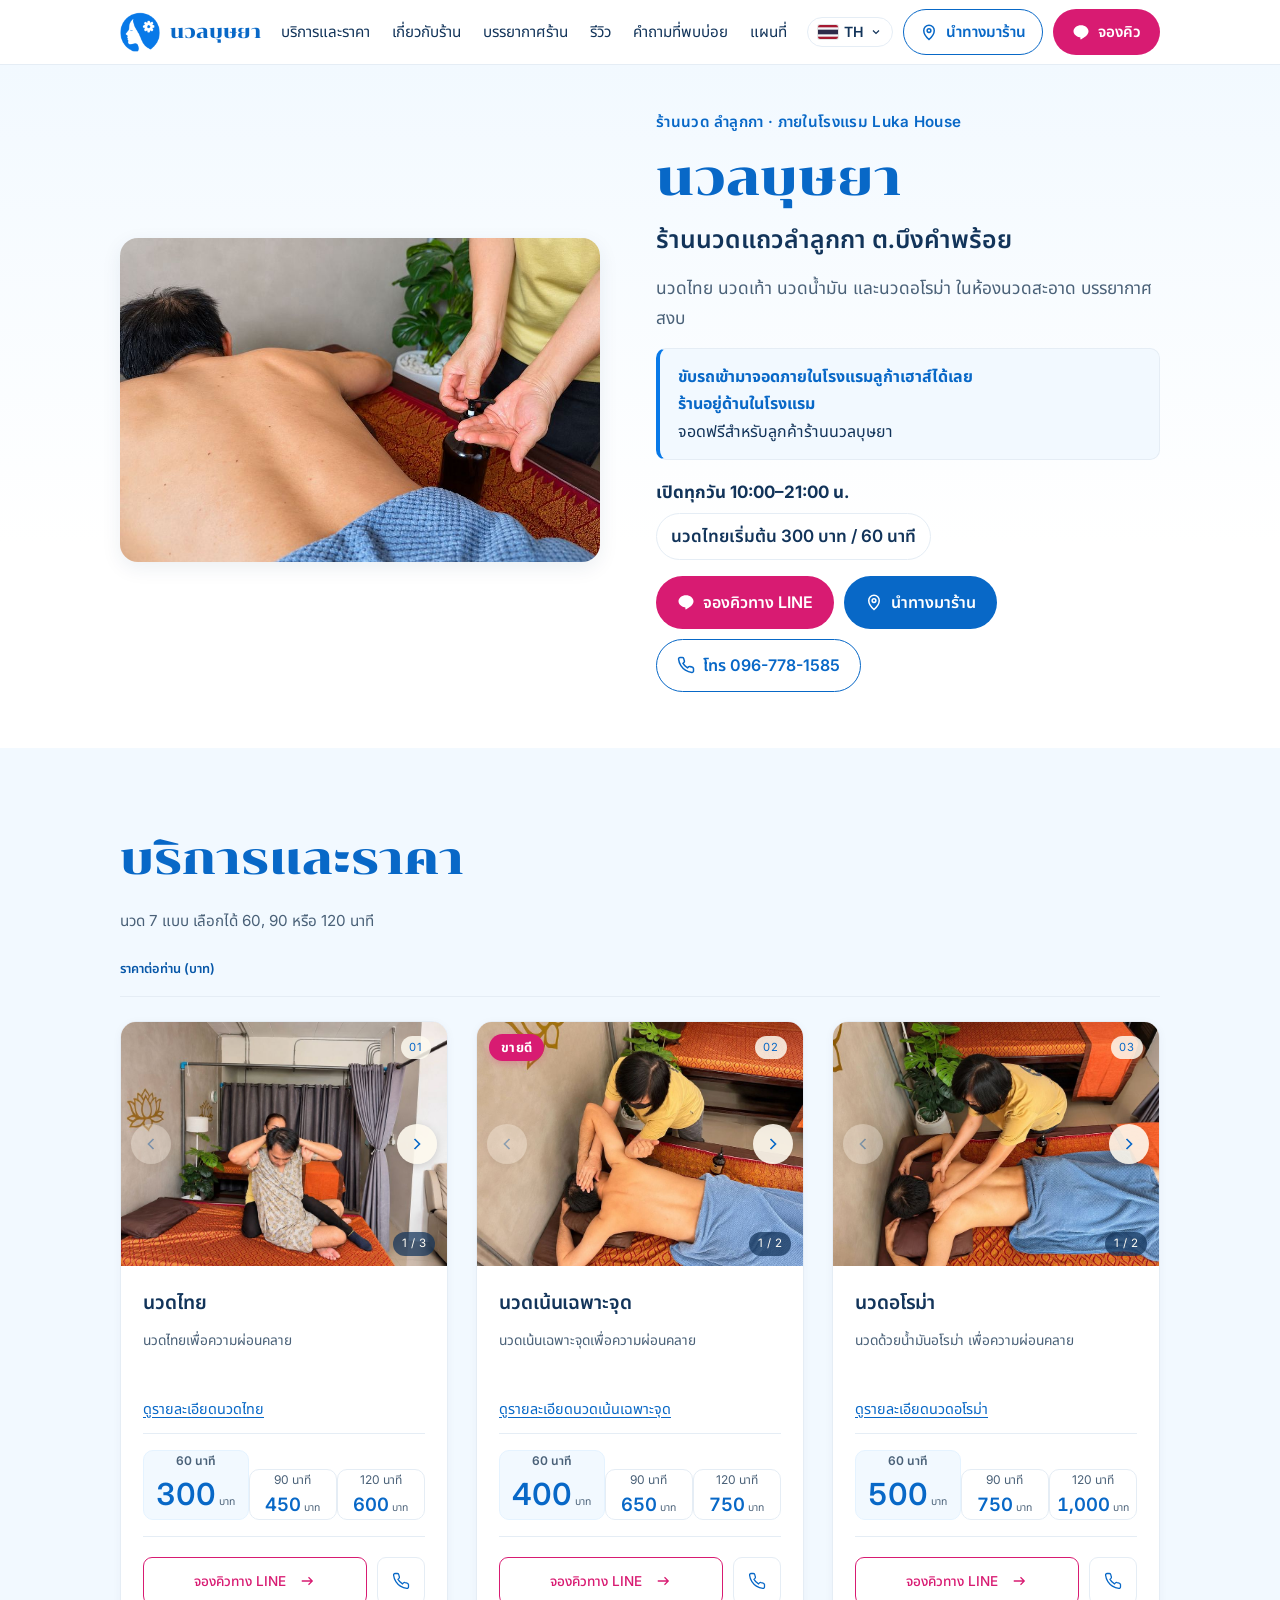
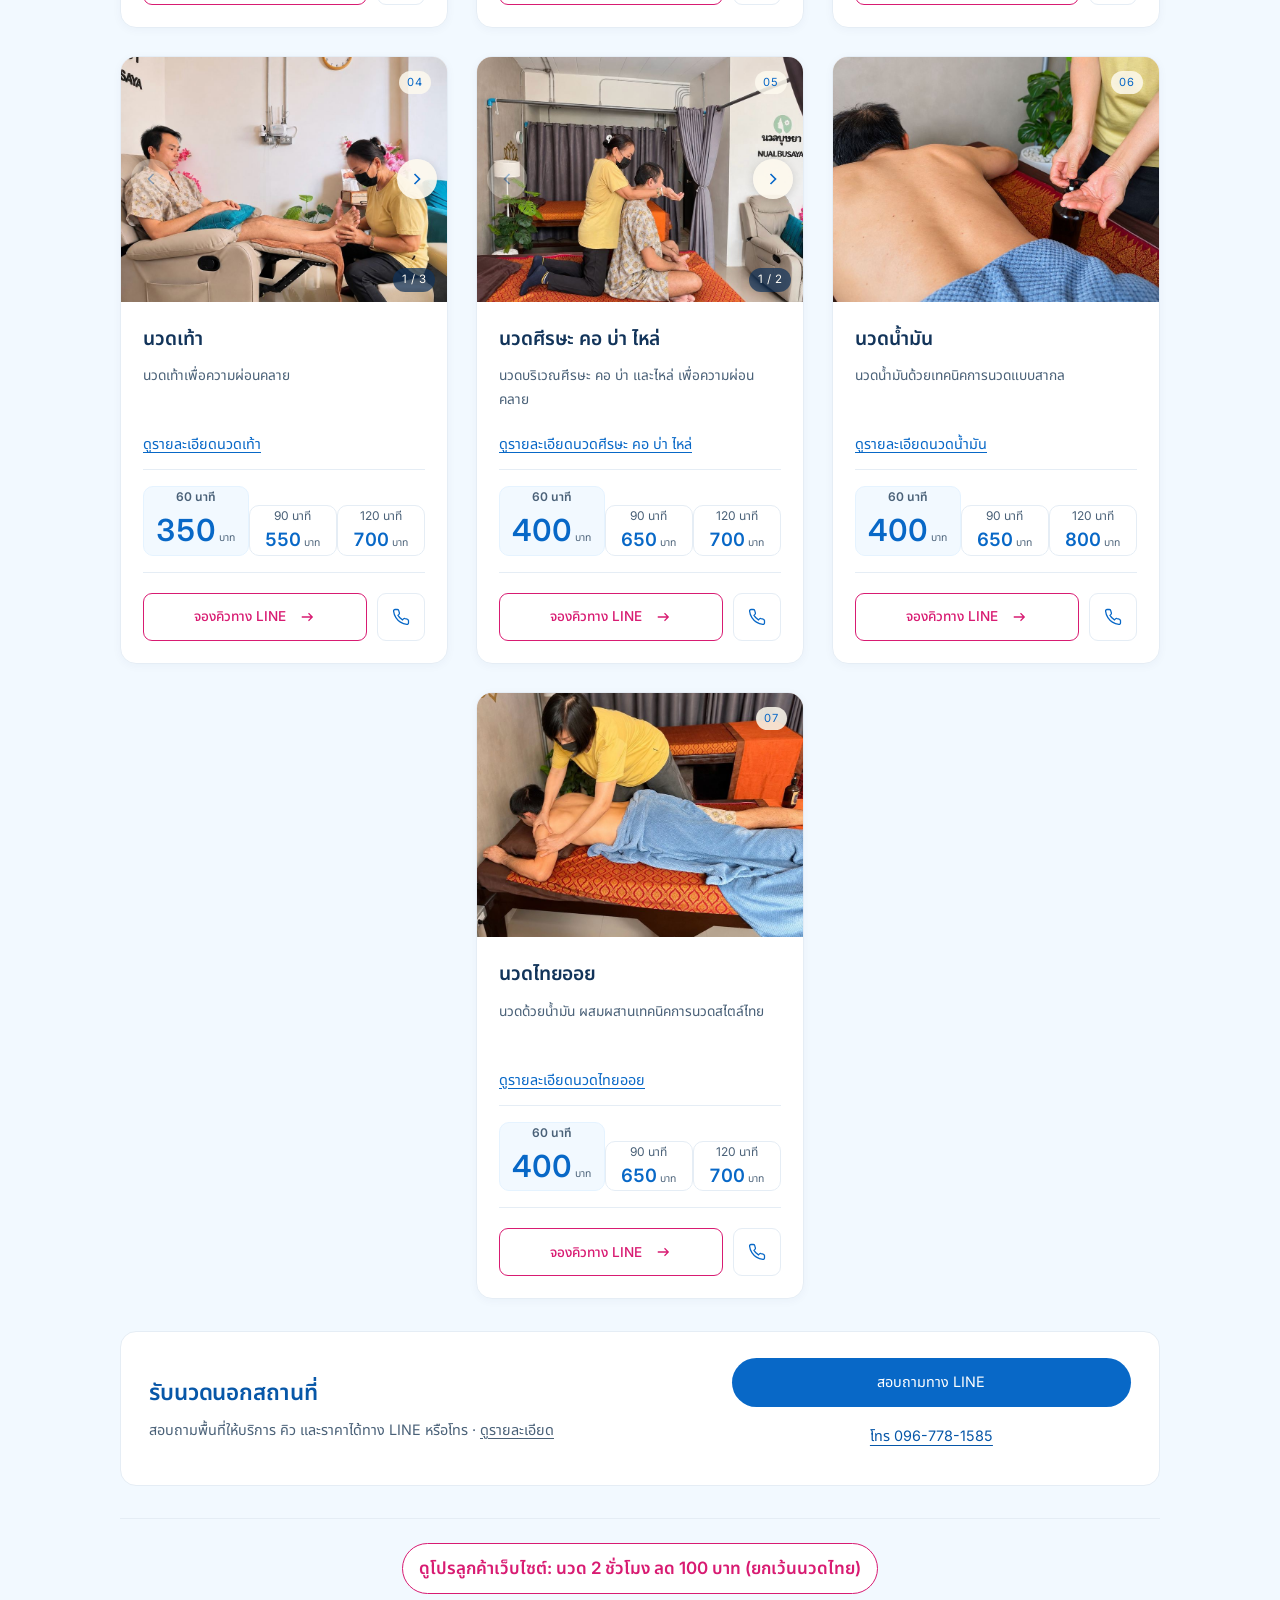
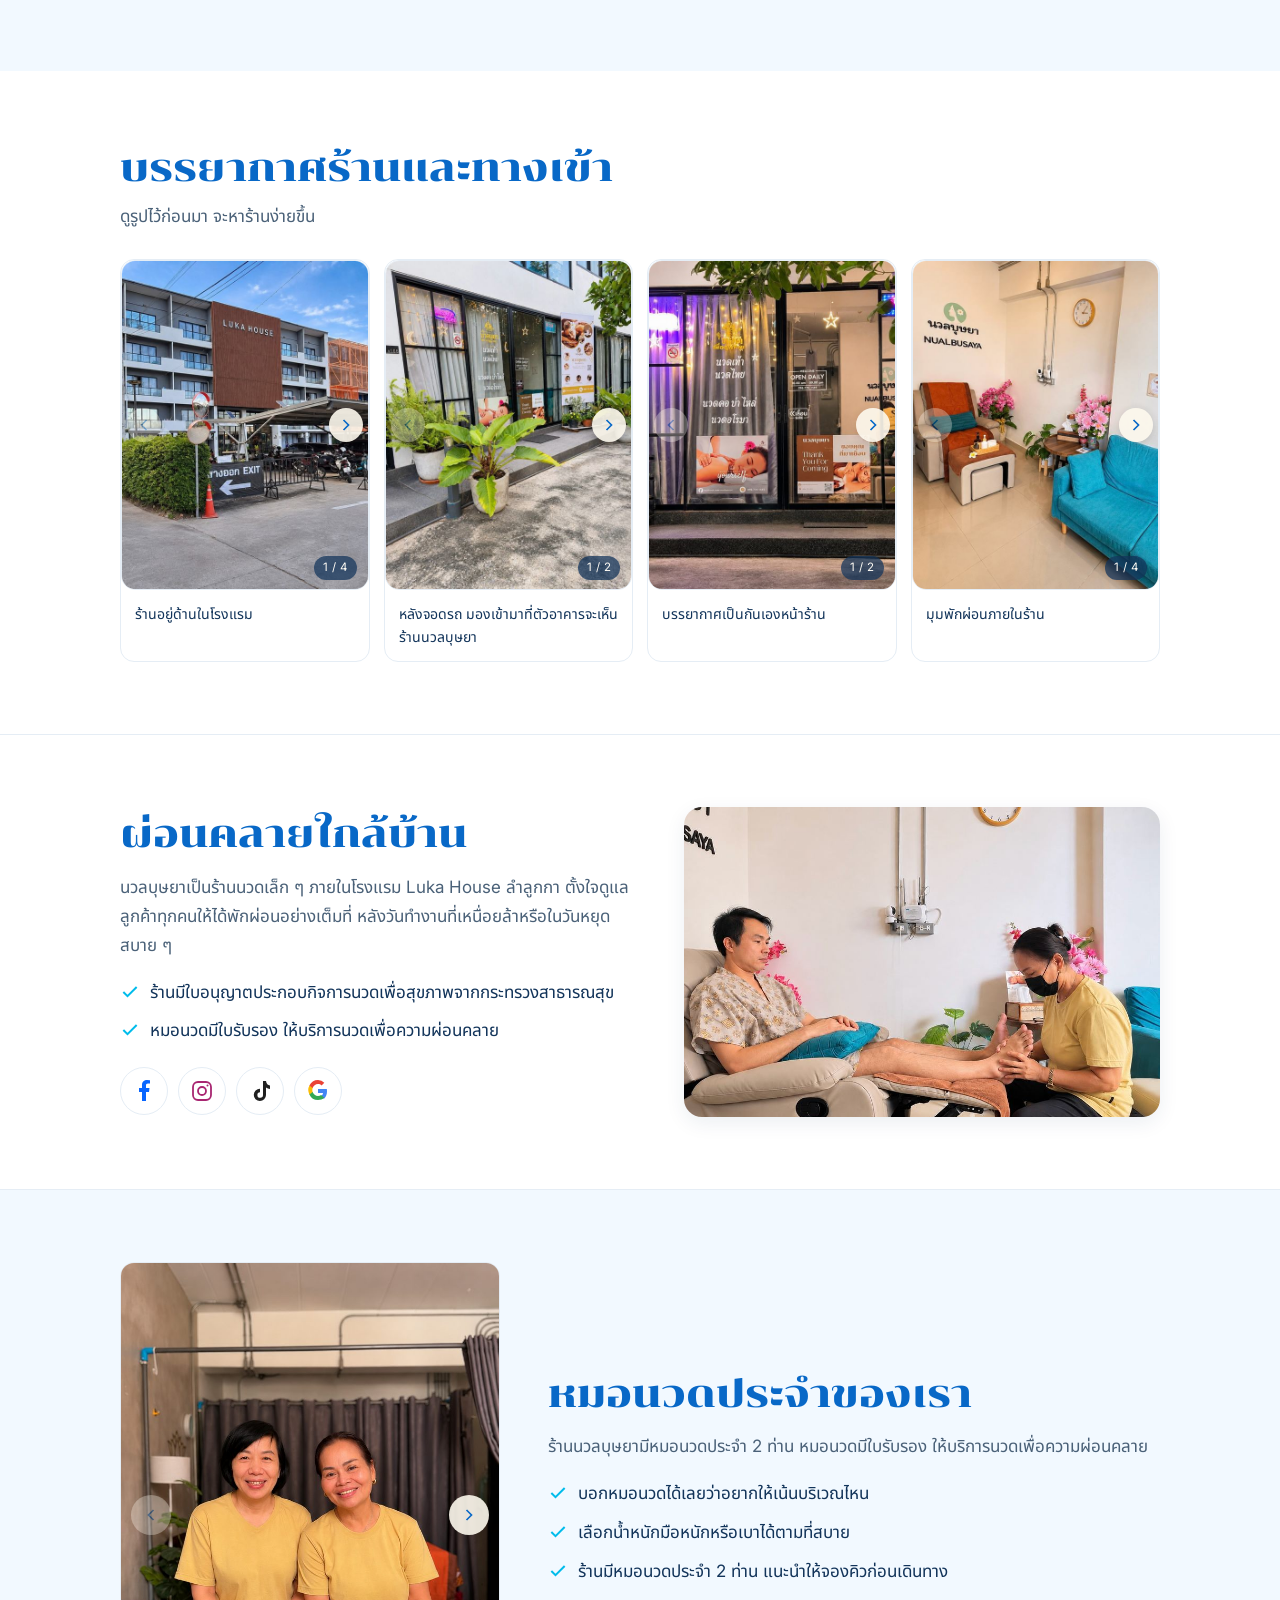
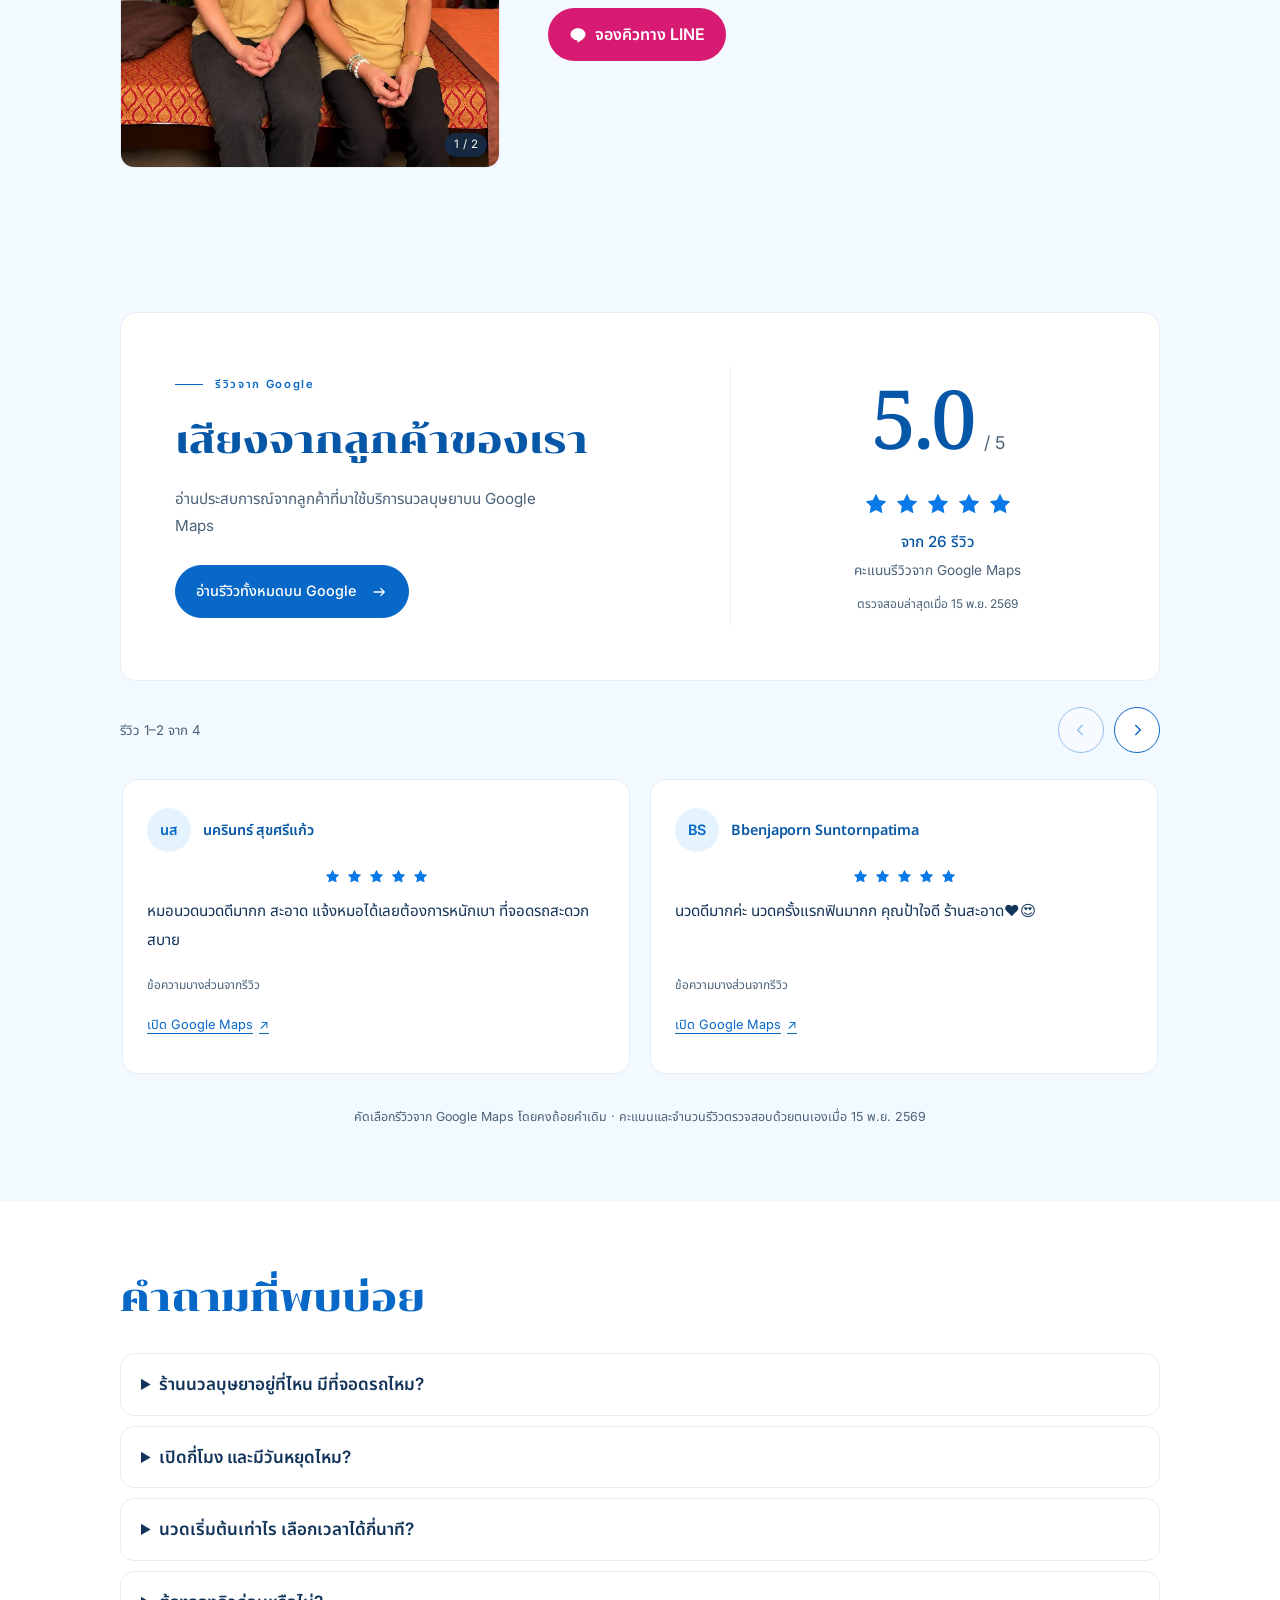
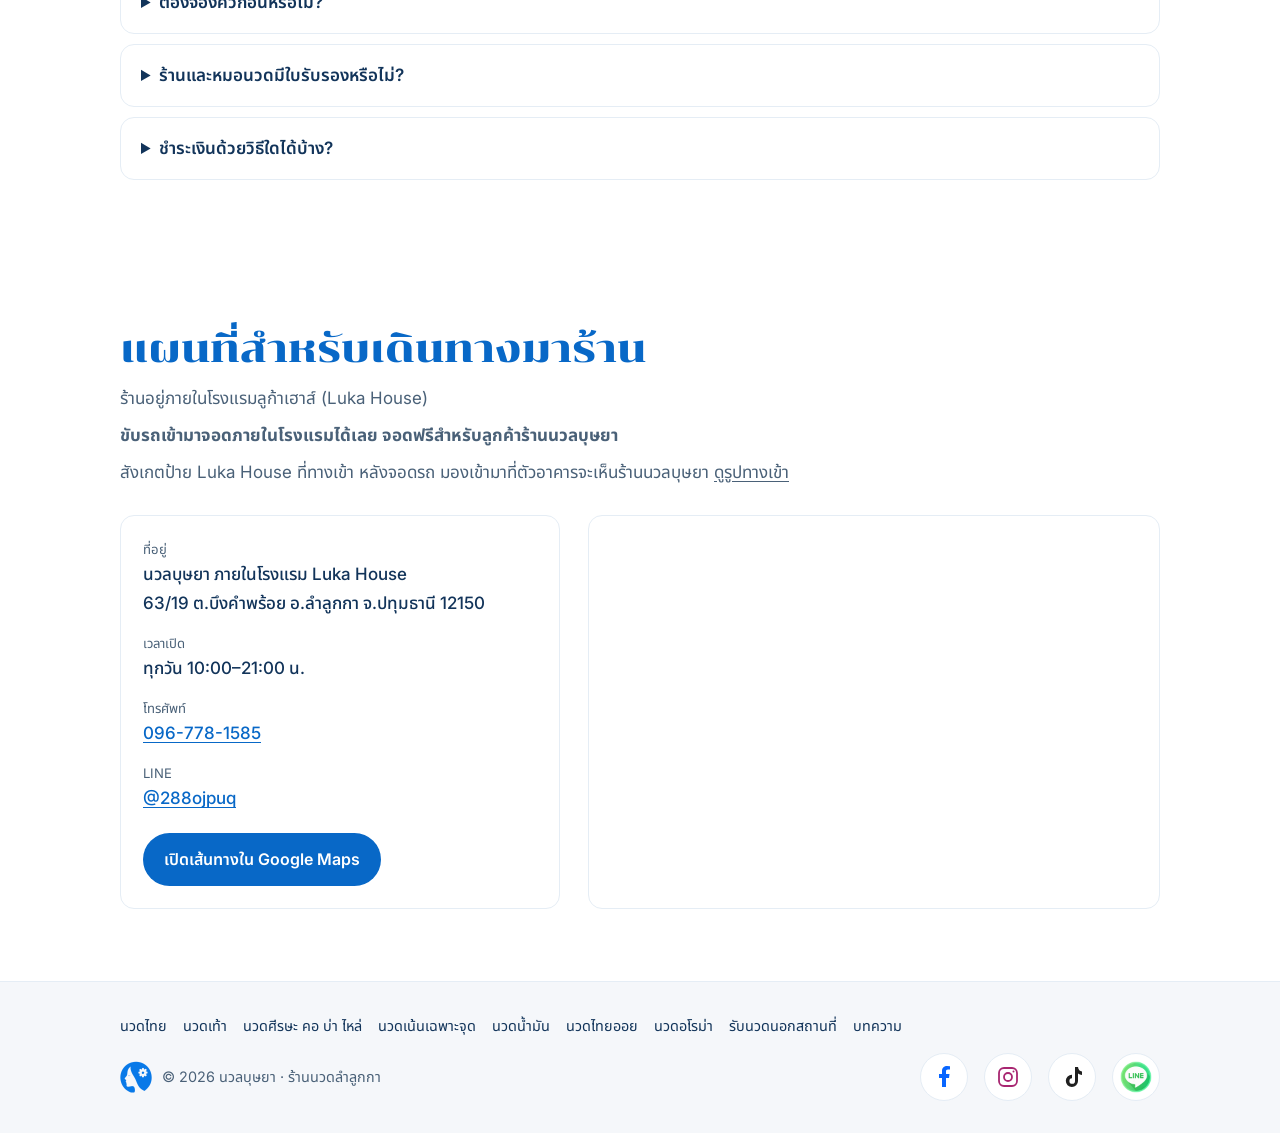
<file: index.html>
<!doctype html>
<html lang="th">
<head>
<meta charset="utf-8">
<meta name="viewport" content="width=device-width, initial-scale=1">
<!-- Google Tag Manager -->
<script id="gtm-loader">(function(w,d,s,l,i){w[l]=w[l]||[];w[l].push({'gtm.start':
new Date().getTime(),event:'gtm.js'});var f=d.getElementsByTagName(s)[0],
j=d.createElement(s),dl=l!='dataLayer'?'&l='+l:'';j.async=true;j.src=
'https://www.googletagmanager.com/gtm.js?id='+i+dl;f.parentNode.insertBefore(j,f);
})(window,document,'script','dataLayer','GTM-5KD9B98P');</script>
<script src="scripts/track.js" defer></script>
<!-- End Google Tag Manager -->
<title>ร้านนวดลำลูกกา นวลบุษยา | นวดไทยเริ่ม 300 บาท · Luka House</title>
<meta name="description" content="นวลบุษยา ร้านนวดแถวลำลูกกา ต.บึงคำพร้อย ในโรงแรม Luka House นวดไทยเริ่ม 300 บาท/60 นาที หมอนวดมีใบรับรอง เปิดทุกวัน 10:00–21:00 น. จอดรถฟรี โทร 096-778-1585">
<link rel="canonical" href="https://nualbusaya.com/">
<link rel="alternate" hreflang="th" href="https://nualbusaya.com/">
<link rel="alternate" hreflang="en" href="https://nualbusaya.com/en/">
<link rel="alternate" hreflang="x-default" href="https://nualbusaya.com/">
<meta property="og:url" content="https://nualbusaya.com/">
<link rel="icon" type="image/png" sizes="256x256" href="/favicon.png">
<link rel="apple-touch-icon" sizes="256x256" href="/favicon.png">
<meta property="og:type" content="website">
<meta property="og:title" content="นวลบุษยา ร้านนวดลำลูกกา | นวดไทยเริ่ม 300 บาท/60 นาที">
<meta property="og:description" content="นวดไทย นวดเท้า นวดน้ำมัน และนวดอโรม่า ที่ Luka House บึงคำพร้อย เปิดทุกวัน 10:00–21:00 น. ไม่มีวันหยุดประจำสัปดาห์ มีที่จอดรถฟรี">
<meta property="og:image" content="https://nualbusaya.com/img/shop-thai-massage.jpg">
<meta property="og:locale" content="th_TH">
<meta property="og:site_name" content="นวลบุษยา Nualbusaya">
<meta property="og:image:alt" content="บรรยากาศบริการนวดไทยที่ร้านนวลบุษยา ภายในโรงแรม Luka House ลำลูกกา">
<meta property="og:image:width" content="1178">
<meta property="og:image:height" content="692">
<meta name="twitter:card" content="summary_large_image">
<meta name="twitter:title" content="นวลบุษยา ร้านนวดลำลูกกา | นวดไทยเริ่ม 300 บาท/60 นาที">
<meta name="twitter:description" content="ร้านนวดในโรงแรม Luka House บึงคำพร้อย เปิดทุกวัน 10:00–21:00 น. มีที่จอดรถฟรี">
<meta name="twitter:image" content="https://nualbusaya.com/img/shop-thai-massage.jpg">
<meta name="twitter:image:alt" content="บริการนวดไทยที่ร้านนวลบุษยา ลำลูกกา">
<meta name="theme-color" content="#4e6b55">
<link rel="preconnect" href="https://fonts.googleapis.com">
<link rel="preconnect" href="https://fonts.gstatic.com" crossorigin>
<link href="https://fonts.googleapis.com/css2?family=Chonburi&family=Inter:wght@400;500;600&family=Noto+Sans+Thai:wght@400;500;600&family=Noto+Serif+Thai:wght@500;600&display=swap" rel="stylesheet">
<script type="application/ld+json">
{
  "@context": "https://schema.org",
  "@graph": [
    {
      "@type": "HealthAndBeautyBusiness",
      "name": "นวลบุษยา Nualbusaya",
      "alternateName": "Nualbusaya Massage",
      "image": [
        "https://nualbusaya.com/img/shop-thai-massage.jpg",
        "https://nualbusaya.com/img/shop-entrance-luka-house.jpg",
        "https://nualbusaya.com/img/shop-interior.jpg"
      ],
      "url": "https://nualbusaya.com/",
      "logo": "https://nualbusaya.com/img/logo-th.png",
      "telephone": "+66967781585",
      "priceRange": "฿300–฿1000",
      "address": {
        "@type": "PostalAddress",
        "streetAddress": "63/19 ภายในโรงแรม Luka House ตำบลบึงคำพร้อย",
        "addressLocality": "ลำลูกกา",
        "addressRegion": "ปทุมธานี",
        "postalCode": "12150",
        "addressCountry": "TH"
      },
      "geo": {
        "@type": "GeoCoordinates",
        "latitude": 13.9320524,
        "longitude": 100.7484876
      },
      "hasMap": "https://maps.google.com/?cid=15830764363691679197",
      "openingHoursSpecification": [
        {
          "@type": "OpeningHoursSpecification",
          "dayOfWeek": [
            "Monday",
            "Tuesday",
            "Wednesday",
            "Thursday",
            "Friday",
            "Saturday",
            "Sunday"
          ],
          "opens": "10:00",
          "closes": "21:00"
        }
      ],
      "paymentAccepted": "Cash, Bank transfer, PromptPay",
      "currenciesAccepted": "THB",
      "sameAs": [
        "https://www.facebook.com/nualbusaya/",
        "https://www.instagram.com/nualbusaya/",
        "https://www.tiktok.com/@nual.busaya",
        "https://line.me/R/ti/p/@288ojpuq"
      ],
      "@id": "https://nualbusaya.com/#business",
      "description": "ร้านนวดเพื่อความผ่อนคลาย ภายในโรงแรม Luka House บึงคำพร้อย ลำลูกกา นวดไทยเริ่มต้น 300 บาทต่อ 60 นาที เปิดทุกวัน 10:00–21:00 น.",
      "hasOfferCatalog": {
        "@type": "OfferCatalog",
        "name": "บริการนวดและราคา",
        "itemListElement": [
          {
            "@type": "OfferCatalog",
            "name": "นวดไทย",
            "url": "https://nualbusaya.com/#thai-massage",
            "itemListElement": [
              {
                "@type": "Offer",
                "price": 300,
                "priceCurrency": "THB",
                "url": "https://nualbusaya.com/#thai-massage",
                "itemOffered": {
                  "@type": "Service",
                  "name": "นวดไทย 60 นาที",
                  "alternateName": "Traditional Thai Massage",
                  "serviceType": "นวดไทย",
                  "provider": {
                    "@id": "https://nualbusaya.com/#business"
                  }
                }
              },
              {
                "@type": "Offer",
                "price": 450,
                "priceCurrency": "THB",
                "url": "https://nualbusaya.com/#thai-massage",
                "itemOffered": {
                  "@type": "Service",
                  "name": "นวดไทย 90 นาที",
                  "alternateName": "Traditional Thai Massage",
                  "serviceType": "นวดไทย",
                  "provider": {
                    "@id": "https://nualbusaya.com/#business"
                  }
                }
              },
              {
                "@type": "Offer",
                "price": 600,
                "priceCurrency": "THB",
                "url": "https://nualbusaya.com/#thai-massage",
                "itemOffered": {
                  "@type": "Service",
                  "name": "นวดไทย 120 นาที",
                  "alternateName": "Traditional Thai Massage",
                  "serviceType": "นวดไทย",
                  "provider": {
                    "@id": "https://nualbusaya.com/#business"
                  }
                }
              }
            ]
          },
          {
            "@type": "OfferCatalog",
            "name": "นวดเท้า",
            "url": "https://nualbusaya.com/#foot-massage",
            "itemListElement": [
              {
                "@type": "Offer",
                "price": 350,
                "priceCurrency": "THB",
                "url": "https://nualbusaya.com/#foot-massage",
                "itemOffered": {
                  "@type": "Service",
                  "name": "นวดเท้า 60 นาที",
                  "alternateName": "Foot Massage",
                  "serviceType": "นวดเท้า",
                  "provider": {
                    "@id": "https://nualbusaya.com/#business"
                  }
                }
              },
              {
                "@type": "Offer",
                "price": 550,
                "priceCurrency": "THB",
                "url": "https://nualbusaya.com/#foot-massage",
                "itemOffered": {
                  "@type": "Service",
                  "name": "นวดเท้า 90 นาที",
                  "alternateName": "Foot Massage",
                  "serviceType": "นวดเท้า",
                  "provider": {
                    "@id": "https://nualbusaya.com/#business"
                  }
                }
              },
              {
                "@type": "Offer",
                "price": 700,
                "priceCurrency": "THB",
                "url": "https://nualbusaya.com/#foot-massage",
                "itemOffered": {
                  "@type": "Service",
                  "name": "นวดเท้า 120 นาที",
                  "alternateName": "Foot Massage",
                  "serviceType": "นวดเท้า",
                  "provider": {
                    "@id": "https://nualbusaya.com/#business"
                  }
                }
              }
            ]
          },
          {
            "@type": "OfferCatalog",
            "name": "นวดศีรษะ คอ บ่า ไหล่",
            "url": "https://nualbusaya.com/#head-neck-shoulder",
            "itemListElement": [
              {
                "@type": "Offer",
                "price": 400,
                "priceCurrency": "THB",
                "url": "https://nualbusaya.com/#head-neck-shoulder",
                "itemOffered": {
                  "@type": "Service",
                  "name": "นวดศีรษะ คอ บ่า ไหล่ 60 นาที",
                  "alternateName": "Head, Neck & Shoulder Massage",
                  "serviceType": "นวดศีรษะ คอ บ่า ไหล่",
                  "provider": {
                    "@id": "https://nualbusaya.com/#business"
                  }
                }
              },
              {
                "@type": "Offer",
                "price": 650,
                "priceCurrency": "THB",
                "url": "https://nualbusaya.com/#head-neck-shoulder",
                "itemOffered": {
                  "@type": "Service",
                  "name": "นวดศีรษะ คอ บ่า ไหล่ 90 นาที",
                  "alternateName": "Head, Neck & Shoulder Massage",
                  "serviceType": "นวดศีรษะ คอ บ่า ไหล่",
                  "provider": {
                    "@id": "https://nualbusaya.com/#business"
                  }
                }
              },
              {
                "@type": "Offer",
                "price": 700,
                "priceCurrency": "THB",
                "url": "https://nualbusaya.com/#head-neck-shoulder",
                "itemOffered": {
                  "@type": "Service",
                  "name": "นวดศีรษะ คอ บ่า ไหล่ 120 นาที",
                  "alternateName": "Head, Neck & Shoulder Massage",
                  "serviceType": "นวดศีรษะ คอ บ่า ไหล่",
                  "provider": {
                    "@id": "https://nualbusaya.com/#business"
                  }
                }
              }
            ]
          },
          {
            "@type": "OfferCatalog",
            "name": "นวดเน้นเฉพาะจุด",
            "url": "https://nualbusaya.com/#deep-tissue",
            "itemListElement": [
              {
                "@type": "Offer",
                "price": 400,
                "priceCurrency": "THB",
                "url": "https://nualbusaya.com/#deep-tissue",
                "itemOffered": {
                  "@type": "Service",
                  "name": "นวดเน้นเฉพาะจุด 60 นาที",
                  "alternateName": "Deep Tissue Massage",
                  "serviceType": "นวดเน้นเฉพาะจุด",
                  "provider": {
                    "@id": "https://nualbusaya.com/#business"
                  }
                }
              },
              {
                "@type": "Offer",
                "price": 650,
                "priceCurrency": "THB",
                "url": "https://nualbusaya.com/#deep-tissue",
                "itemOffered": {
                  "@type": "Service",
                  "name": "นวดเน้นเฉพาะจุด 90 นาที",
                  "alternateName": "Deep Tissue Massage",
                  "serviceType": "นวดเน้นเฉพาะจุด",
                  "provider": {
                    "@id": "https://nualbusaya.com/#business"
                  }
                }
              },
              {
                "@type": "Offer",
                "price": 750,
                "priceCurrency": "THB",
                "url": "https://nualbusaya.com/#deep-tissue",
                "itemOffered": {
                  "@type": "Service",
                  "name": "นวดเน้นเฉพาะจุด 120 นาที",
                  "alternateName": "Deep Tissue Massage",
                  "serviceType": "นวดเน้นเฉพาะจุด",
                  "provider": {
                    "@id": "https://nualbusaya.com/#business"
                  }
                }
              }
            ]
          },
          {
            "@type": "OfferCatalog",
            "name": "นวดน้ำมัน",
            "url": "https://nualbusaya.com/#oil-massage",
            "itemListElement": [
              {
                "@type": "Offer",
                "price": 400,
                "priceCurrency": "THB",
                "url": "https://nualbusaya.com/#oil-massage",
                "itemOffered": {
                  "@type": "Service",
                  "name": "นวดน้ำมัน 60 นาที",
                  "alternateName": "Oil Massage",
                  "serviceType": "นวดน้ำมัน",
                  "provider": {
                    "@id": "https://nualbusaya.com/#business"
                  }
                }
              },
              {
                "@type": "Offer",
                "price": 650,
                "priceCurrency": "THB",
                "url": "https://nualbusaya.com/#oil-massage",
                "itemOffered": {
                  "@type": "Service",
                  "name": "นวดน้ำมัน 90 นาที",
                  "alternateName": "Oil Massage",
                  "serviceType": "นวดน้ำมัน",
                  "provider": {
                    "@id": "https://nualbusaya.com/#business"
                  }
                }
              },
              {
                "@type": "Offer",
                "price": 800,
                "priceCurrency": "THB",
                "url": "https://nualbusaya.com/#oil-massage",
                "itemOffered": {
                  "@type": "Service",
                  "name": "นวดน้ำมัน 120 นาที",
                  "alternateName": "Oil Massage",
                  "serviceType": "นวดน้ำมัน",
                  "provider": {
                    "@id": "https://nualbusaya.com/#business"
                  }
                }
              }
            ]
          },
          {
            "@type": "OfferCatalog",
            "name": "นวดไทยออย",
            "url": "https://nualbusaya.com/#thai-oil",
            "itemListElement": [
              {
                "@type": "Offer",
                "price": 400,
                "priceCurrency": "THB",
                "url": "https://nualbusaya.com/#thai-oil",
                "itemOffered": {
                  "@type": "Service",
                  "name": "นวดไทยออย 60 นาที",
                  "alternateName": "Thai Oil Massage",
                  "serviceType": "นวดไทยออย",
                  "provider": {
                    "@id": "https://nualbusaya.com/#business"
                  }
                }
              },
              {
                "@type": "Offer",
                "price": 650,
                "priceCurrency": "THB",
                "url": "https://nualbusaya.com/#thai-oil",
                "itemOffered": {
                  "@type": "Service",
                  "name": "นวดไทยออย 90 นาที",
                  "alternateName": "Thai Oil Massage",
                  "serviceType": "นวดไทยออย",
                  "provider": {
                    "@id": "https://nualbusaya.com/#business"
                  }
                }
              },
              {
                "@type": "Offer",
                "price": 700,
                "priceCurrency": "THB",
                "url": "https://nualbusaya.com/#thai-oil",
                "itemOffered": {
                  "@type": "Service",
                  "name": "นวดไทยออย 120 นาที",
                  "alternateName": "Thai Oil Massage",
                  "serviceType": "นวดไทยออย",
                  "provider": {
                    "@id": "https://nualbusaya.com/#business"
                  }
                }
              }
            ]
          },
          {
            "@type": "OfferCatalog",
            "name": "นวดอโรม่า",
            "url": "https://nualbusaya.com/#aromatherapy",
            "itemListElement": [
              {
                "@type": "Offer",
                "price": 500,
                "priceCurrency": "THB",
                "url": "https://nualbusaya.com/#aromatherapy",
                "itemOffered": {
                  "@type": "Service",
                  "name": "นวดอโรม่า 60 นาที",
                  "alternateName": "Aromatherapy Massage",
                  "serviceType": "นวดอโรม่า",
                  "provider": {
                    "@id": "https://nualbusaya.com/#business"
                  }
                }
              },
              {
                "@type": "Offer",
                "price": 750,
                "priceCurrency": "THB",
                "url": "https://nualbusaya.com/#aromatherapy",
                "itemOffered": {
                  "@type": "Service",
                  "name": "นวดอโรม่า 90 นาที",
                  "alternateName": "Aromatherapy Massage",
                  "serviceType": "นวดอโรม่า",
                  "provider": {
                    "@id": "https://nualbusaya.com/#business"
                  }
                }
              },
              {
                "@type": "Offer",
                "price": 1000,
                "priceCurrency": "THB",
                "url": "https://nualbusaya.com/#aromatherapy",
                "itemOffered": {
                  "@type": "Service",
                  "name": "นวดอโรม่า 120 นาที",
                  "alternateName": "Aromatherapy Massage",
                  "serviceType": "นวดอโรม่า",
                  "provider": {
                    "@id": "https://nualbusaya.com/#business"
                  }
                }
              }
            ]
          }
        ]
      }
    },
    {
      "@type": "WebSite",
      "@id": "https://nualbusaya.com/#website",
      "url": "https://nualbusaya.com/",
      "name": "นวลบุษยา Nualbusaya",
      "inLanguage": "th",
      "publisher": {
        "@id": "https://nualbusaya.com/#business"
      }
    },
    {
      "@type": "WebPage",
      "@id": "https://nualbusaya.com/#webpage",
      "url": "https://nualbusaya.com/",
      "name": "ร้านนวดลำลูกกา นวลบุษยา | บริการและราคา",
      "inLanguage": "th",
      "isPartOf": {
        "@id": "https://nualbusaya.com/#website"
      },
      "about": {
        "@id": "https://nualbusaya.com/#business"
      }
    }
  ]
}
</script>
<style>
:root{
  --bg:#f7f2ea; --surface:#fffdf9; --ink:#2f2a24; --muted:#6f665c;
  --brown:#6b4e2e; --gold:#a27b4b; --sage:#4e6b55; --sage-soft:#e6ece4;
  --line:#e7ddd0; --line-green:#087c38; --radius:14px;
  --shadow:0 1px 2px rgba(47,42,36,.06),0 8px 24px rgba(47,42,36,.06);
}
*{box-sizing:border-box}
html{scroll-behavior:smooth}
body{margin:0;background:var(--bg);color:var(--ink);font:400 17px/1.7 "Noto Sans Thai",system-ui,sans-serif;-webkit-font-smoothing:antialiased}
img{max-width:100%;display:block}
a{color:inherit}
h1,h2,h3{font-family:"Noto Serif Thai",serif;font-weight:600;line-height:1.3;margin:0;color:var(--brown)}
.wrap{max-width:1080px;margin:0 auto;padding:0 20px}
.en{display:block;font:500 .78em/1.4 "Noto Sans Thai",sans-serif;color:var(--muted);letter-spacing:.02em}

/* header */
header{position:sticky;top:0;z-index:20;background:rgba(247,242,234,.92);backdrop-filter:blur(8px);border-bottom:1px solid var(--line)}
.bar{display:flex;align-items:center;justify-content:space-between;height:64px}
.brand{display:flex;align-items:center;gap:10px;text-decoration:none}
.brand img{height:40px;width:auto}
.brand b{font:600 1.15rem "Noto Serif Thai",serif;color:var(--brown)}
nav{display:flex;gap:22px;font-size:.95rem}
nav a{text-decoration:none;color:var(--muted)}
nav a:hover{color:var(--brown)}
@media (max-width:720px){
  .bar{height:auto;min-height:64px;flex-wrap:wrap;padding-top:10px;gap:8px}
  nav{order:3;flex-basis:100%;min-width:0;flex-wrap:wrap;gap:4px 18px;padding:4px 0 10px;font-size:.85rem;justify-content:center}
  nav a{padding:6px 0}
  section{scroll-margin-top:122px}
}

/* buttons */
.btns{display:flex;flex-wrap:wrap;gap:10px}
.btn{display:inline-flex;align-items:center;gap:8px;padding:12px 20px;border-radius:999px;font-weight:600;text-decoration:none;font-size:1rem;border:1px solid transparent;transition:transform .15s ease,box-shadow .15s ease}
.btn:hover{transform:translateY(-1px);box-shadow:var(--shadow)}
.btn svg{width:18px;height:18px;flex:none}
.btn-primary{background:var(--sage);color:#fff}
.btn-line{background:var(--line-green);color:#fff}
.btn-ghost{background:var(--surface);border-color:var(--line);color:var(--brown)}

/* hero */
.hero{padding:48px 0 40px}
.hero-grid{display:grid;grid-template-columns:1.05fr 1fr;gap:40px;align-items:center}
.eyebrow{color:var(--sage);font-weight:600;font-size:.95rem;margin-bottom:10px}
.hero h1{font-size:clamp(2rem,4.6vw,3.1rem)}
.hero p.lead{color:var(--muted);font-size:1.08rem;margin:14px 0 24px}
.hero-photo{border-radius:20px;overflow:hidden;box-shadow:var(--shadow);aspect-ratio:4/3}
.hero-photo img{width:100%;height:100%;object-fit:cover}
@media (max-width:820px){.hero-grid{grid-template-columns:1fr;gap:28px}.hero{padding-top:28px}}

/* facts */
.facts{display:grid;grid-template-columns:repeat(4,1fr);gap:12px;margin-top:8px}
.fact{background:var(--surface);border:1px solid var(--line);border-radius:var(--radius);padding:16px}
.fact small{display:block;color:var(--muted);font-size:.82rem}
.fact strong{font-weight:600;color:var(--ink)}
@media (max-width:820px){.facts{grid-template-columns:repeat(2,1fr)}}

section{padding:56px 0;scroll-margin-top:64px}
.section-head{margin-bottom:24px}
.section-head p{color:var(--muted);margin:8px 0 0}
h2{font-size:clamp(1.6rem,3vw,2.1rem)}

/* menu */
.menu{display:grid;grid-template-columns:repeat(auto-fill,minmax(min(100%,300px),1fr));gap:14px}
.item{background:var(--surface);border:1px solid var(--line);border-radius:var(--radius);padding:18px 20px}
.item h3{font-size:1.18rem}
.item p{color:var(--muted);font-size:.93rem;margin:6px 0 12px}
.prices{display:grid;grid-template-columns:repeat(3,1fr);gap:6px;margin:0;padding:0;list-style:none}
.prices li{background:var(--sage-soft);border-radius:10px;padding:8px 6px;text-align:center;line-height:1.35}
.prices small{display:block;font-size:.78rem;color:var(--sage)}
.prices b{font-size:1.05rem;color:var(--ink);font-variant-numeric:tabular-nums}
.note{color:var(--muted);font-size:.88rem;margin-top:16px}

/* about */
.about{background:var(--surface);border-top:1px solid var(--line);border-bottom:1px solid var(--line)}
.about-grid{display:grid;grid-template-columns:1fr 1.1fr;gap:40px;align-items:center}
.about-photo{border-radius:20px;overflow:hidden;aspect-ratio:3/4;max-height:520px;box-shadow:var(--shadow)}
.about-photo img{width:100%;height:100%;object-fit:cover;object-position:top}
.checks{list-style:none;padding:0;margin:18px 0 0;display:grid;gap:10px}
.checks li{display:flex;gap:10px;align-items:flex-start}
.checks svg{width:20px;height:20px;color:var(--sage);flex:none;margin-top:4px}
@media (max-width:820px){.about-grid{grid-template-columns:1fr}.about-photo{max-height:420px}}

/* location */
.loc-grid{display:grid;grid-template-columns:1fr 1.3fr;gap:28px;align-items:stretch}
.card{background:var(--surface);border:1px solid var(--line);border-radius:var(--radius);padding:22px}
.card dl{margin:0;display:grid;gap:14px}
.card dt{font-size:.82rem;color:var(--muted)}
.card dd{margin:0;font-weight:500}
.map{border-radius:var(--radius);overflow:hidden;border:1px solid var(--line);min-height:320px}
.map iframe{width:100%;height:100%;min-height:320px;border:0;display:block}
@media (max-width:820px){.loc-grid{grid-template-columns:1fr}}

footer{padding:32px 0 110px;color:var(--muted);font-size:.9rem;border-top:1px solid var(--line)}
footer .row{display:flex;flex-wrap:wrap;gap:16px;justify-content:space-between;align-items:center}
footer a{color:var(--brown)}

/* mobile action bar */
.dock{position:fixed;left:0;right:0;bottom:0;z-index:30;display:none;gap:8px;padding:10px 12px calc(10px + env(safe-area-inset-bottom));background:rgba(255,253,249,.96);border-top:1px solid var(--line);backdrop-filter:blur(8px)}
.dock a{flex:1;min-width:0;justify-content:center;padding:12px 8px;font-size:.95rem;min-height:48px}
.dock a:first-child{flex:1.7}
.visit-hours{color:var(--sage);margin:12px 0 6px}
.visit-arrival{font-size:.9rem;color:var(--muted);margin:14px 0 0}
.visit-arrival a{text-underline-offset:3px}
@media (max-width:720px){.dock{display:flex}footer{padding-bottom:110px}}
@media (min-width:721px){footer{padding-bottom:32px}}
:focus-visible{outline:3px solid var(--gold);outline-offset:2px;border-radius:6px}

/* reviews */
.rv-summary{display:flex;flex-wrap:wrap;align-items:center;gap:14px 20px;margin-bottom:22px}
.rv-score{font:600 2.6rem/1 "Noto Serif Thai",serif;color:var(--brown)}
.stars{color:#e0a526;letter-spacing:1px;font-size:1.05rem}
.rv-count{color:var(--muted);font-size:.92rem}
.rv-grid{display:grid;grid-template-columns:repeat(auto-fill,minmax(min(100%,280px),1fr));gap:14px}
.rv{background:var(--surface);border:1px solid var(--line);border-radius:var(--radius);padding:18px 20px;display:flex;flex-direction:column;gap:10px}
.rv-head{display:flex;align-items:center;gap:10px}
.rv-head img{width:36px;height:36px;border-radius:50%;flex:none;background:var(--sage-soft)}
.rv-head a{font-weight:600;text-decoration:none;color:var(--ink)}
.rv-head small{display:block;color:var(--muted);font-size:.8rem}
.rv p{margin:0;font-size:.95rem;color:var(--ink);display:-webkit-box;-webkit-line-clamp:6;-webkit-box-orient:vertical;overflow:hidden}
.rv-attr{color:var(--muted);font-size:.8rem;margin-top:14px}

/* gallery */
.gal-grid{display:grid;grid-template-columns:repeat(3,1fr);gap:10px}
.gal-grid figure{margin:0;position:relative;border-radius:12px;overflow:hidden;background:var(--sage-soft);aspect-ratio:1/1}
.gal-grid img{width:100%;height:100%;object-fit:cover}
.gal-grid figcaption{position:absolute;left:0;right:0;bottom:0;padding:16px 8px 6px;font-size:.72rem;color:#fff;background:linear-gradient(transparent,rgba(0,0,0,.55))}
.gal-grid figcaption a{color:#fff;text-decoration:none}
@media (max-width:720px){.gal-grid{grid-template-columns:repeat(2,1fr)}}
.skip-link{position:fixed;top:-100px;left:16px;z-index:100;background:var(--surface);color:var(--brown);padding:12px 18px;border:2px solid var(--sage);border-radius:8px}
.skip-link:focus{top:8px}
.hero h1 .hero-service{display:block;font-size:.55em;line-height:1.6;margin-top:8px}
.starting-price{display:inline-block;margin:0 0 16px;padding:8px 14px;background:var(--sage-soft);border-radius:10px;color:#304b36;font-weight:600}
.trust-note{margin:16px 0 0;font-size:.92rem;color:var(--sage)}
@media (max-width:720px){section,.item{scroll-margin-top:180px}.hero{padding-top:24px}}
.faq-list{display:grid;gap:10px}
.faq-list details{background:var(--surface);border:1px solid var(--line);border-radius:var(--radius);padding:16px 20px}
.faq-list summary{cursor:pointer;font-weight:600;color:var(--brown);min-height:24px}
.faq-list p{margin:12px 0 0;color:var(--muted)}
.faq-list a{color:var(--brown)}
.item{scroll-margin-top:130px}
.rv-summary [hidden]{display:none}
@media (prefers-reduced-motion:reduce){html{scroll-behavior:auto}.btn{transition:none}.btn:hover{transform:none}}
.shop-photos{display:grid;grid-template-columns:repeat(4,minmax(0,1fr));gap:14px}
.shop-photos figure{margin:0;min-width:0;background:var(--surface);border:1px solid var(--line);border-radius:var(--radius);overflow:hidden}
.shop-photos a{display:block}
.shop-photos img{width:100%;height:auto;aspect-ratio:3/4;object-fit:cover}
.shop-photos figcaption{padding:12px;font-size:.88rem;color:var(--muted)}
@media (max-width:820px){.shop-photos{grid-template-columns:repeat(2,minmax(0,1fr))}}
@media (max-width:420px){.shop-photos{gap:10px}.shop-photos figcaption{padding:10px;font-size:.8rem}}
.parking-callout{margin:0 0 18px;padding:12px 16px;border-left:4px solid var(--sage);border-radius:0 10px 10px 0;background:var(--sage-soft);color:#304b36;font-size:.98rem}
.hero p.lead{margin-bottom:16px}
.social-icon{display:inline-flex;align-items:center;justify-content:center;width:48px;height:48px;flex:none;border:1px solid var(--line);border-radius:50%;background:var(--surface);color:var(--brown);text-decoration:none}
.social-icon svg{width:24px;height:24px}
.social-icon:hover{background:var(--sage-soft);border-color:var(--sage)}
.social-facebook{color:#0866ff}.social-instagram{color:#a82671}.social-tiktok{color:#202020}
.offer-dialog{width:min(440px,calc(100% - 32px));max-height:calc(100dvh - 40px);padding:28px;border:1px solid var(--line);border-radius:22px;background:var(--surface);color:var(--ink);box-shadow:0 24px 90px #0003;overflow:auto}
.offer-dialog::backdrop{background:rgba(28,35,29,.55)}
.offer-close{position:absolute;right:10px;top:10px;width:44px;height:44px;border:0;border-radius:50%;background:var(--sage-soft);color:var(--brown);font-size:1.5rem;cursor:pointer}
.offer-kicker{color:var(--sage);font-weight:600;font-size:.88rem;margin:10px 32px 12px 0}
.offer-dialog h2{font-size:1.6rem}
.offer-discount{font-size:2rem;font-weight:600;color:var(--sage);margin:14px 0 4px}
.offer-price{margin:0;color:var(--muted)}
.offer-price strong{color:var(--brown);font-size:1.4rem}
.offer-instruction{margin:18px 0 22px}
.offer-dialog .btn{justify-content:center;width:100%}
.offer-reopen{border:1px solid var(--sage);background:var(--sage-soft);color:#304b36;padding:10px 16px;border-radius:10px;font:inherit;cursor:pointer}
</style>
<link rel="stylesheet" href="styles/services.css">
<script src="scripts/services.js" defer></script>
<script src="scripts/lang-menu.js" defer></script>
<link rel="stylesheet" href="styles/reviews.css">
<script src="scripts/reviews.js" defer></script>
<link rel="stylesheet" href="styles/outcall.css">
<script src="scripts/outcall.js" defer></script>
<link rel="stylesheet" href="styles/theme.css">
</head>
<body>
<!-- Google Tag Manager (noscript) -->
<noscript><iframe src="https://www.googletagmanager.com/ns.html?id=GTM-5KD9B98P" height="0" width="0" style="display:none;visibility:hidden" title="Google Tag Manager"></iframe></noscript>
<!-- End Google Tag Manager (noscript) -->
<a class="skip-link" href="#top">ข้ามไปเนื้อหาหลัก</a>

<header>
  <div class="wrap bar">
    <a class="brand" href="#top" aria-label="นวลบุษยา หน้าแรก">
      <img src="img/icon-blue.png" alt="" width="40" height="40">
      <b>นวลบุษยา</b>
    </a>
    <nav aria-label="เมนูหลัก">
      <a href="#menu">บริการและราคา</a>
      <a href="#about">เกี่ยวกับร้าน</a>
      <a href="#photos">บรรยากาศร้าน</a>
      <a href="#reviews">รีวิว</a>
      <a href="#faq">คำถามที่พบบ่อย</a>
      <a href="#location">แผนที่</a>
    </nav>
    <div class="header-actions">
    <details class="lang-menu">
      <summary aria-label="เปลี่ยนภาษา / Change language"><img src="img/flag-th.svg" alt="" width="20" height="14"><span>TH</span><svg class="caret" viewBox="0 0 24 24" fill="none" stroke="currentColor" stroke-width="2.4" aria-hidden="true"><path d="m6 9 6 6 6-6"/></svg></summary>
      <ul>
        <li><a href="/" lang="th" hreflang="th" aria-current="true"><img src="img/flag-th.svg" alt="" width="20" height="14">ภาษาไทย</a></li>
        <li><a href="/en/" lang="en" hreflang="en"><img src="img/flag-gb.svg" alt="" width="20" height="14">English</a></li>
      </ul>
    </details>
    <a class="btn btn-ghost header-directions" href="https://www.google.com/maps/dir/?api=1&amp;destination=13.9320524,100.7484876" target="_blank" rel="noopener" style="padding:9px 16px;font-size:.95rem" aria-label="นำทางมาร้านนวลบุษยาใน Google Maps">
      <svg viewBox="0 0 24 24" fill="none" stroke="currentColor" stroke-width="2" aria-hidden="true"><path d="M12 22s7-6.1 7-12a7 7 0 1 0-14 0c0 5.9 7 12 7 12z"/><circle cx="12" cy="10" r="2.5"/></svg>นำทางมาร้าน
    </a>
    <a class="btn btn-book header-book" href="https://line.me/R/ti/p/@288ojpuq" target="_blank" rel="noopener" aria-label="จองคิวนวดทาง LINE"><svg viewBox="0 0 24 24" fill="currentColor" aria-hidden="true"><path d="M12 3C6.5 3 2 6.6 2 11c0 3.9 3.5 7.2 8.3 7.9.3.1.8.2.9.5.1.3.1.7 0 1l-.1.9c0 .3-.2 1 .9.5s5.9-3.5 8-5.9C21.4 14.3 22 12.7 22 11c0-4.4-4.5-8-10-8z"/></svg>จองคิว</a>
    </div>
  </div>
</header>

<main id="top">
  <section class="hero">
    <div class="wrap hero-grid">
      <div>
        <div class="eyebrow">ร้านนวด ลำลูกกา · ภายในโรงแรม Luka House</div>
        <h1>นวลบุษยา<span class="hero-service">ร้านนวดแถวลำลูกกา ต.บึงคำพร้อย</span></h1>
        <p class="lead">นวดไทย นวดเท้า นวดน้ำมัน และนวดอโรม่า ในห้องนวดสะอาด บรรยากาศสงบ</p>
        <p class="parking-callout"><strong>ขับรถเข้ามาจอดภายในโรงแรมลูก้าเฮาส์ได้เลย</strong><br><strong>ร้านอยู่ด้านในโรงแรม</strong><br>จอดฟรีสำหรับลูกค้าร้านนวลบุษยา</p>
        <p class="visit-hours"><strong>เปิดทุกวัน 10:00–21:00 น.</strong></p>
        <p class="starting-price">นวดไทยเริ่มต้น 300 บาท / 60 นาที</p>
        <div class="btns">
          <a class="btn btn-primary" href="https://www.google.com/maps/dir/?api=1&amp;destination=13.9320524,100.7484876" target="_blank" rel="noopener"><svg viewBox="0 0 24 24" fill="none" stroke="currentColor" stroke-width="2" aria-hidden="true"><path d="M12 22s7-6.1 7-12a7 7 0 1 0-14 0c0 5.9 7 12 7 12z"/><circle cx="12" cy="10" r="2.5"/></svg>นำทางมาร้าน</a>
          <a class="btn btn-ghost" href="tel:+66967781585">
            <svg viewBox="0 0 24 24" fill="none" stroke="currentColor" stroke-width="2" aria-hidden="true"><path d="M22 16.9v3a2 2 0 0 1-2.2 2 19.8 19.8 0 0 1-8.6-3.1 19.5 19.5 0 0 1-6-6A19.8 19.8 0 0 1 2.1 4.2 2 2 0 0 1 4.1 2h3a2 2 0 0 1 2 1.7c.1.9.4 1.8.7 2.7a2 2 0 0 1-.5 2.1L8 9.8a16 16 0 0 0 6 6l1.3-1.3a2 2 0 0 1 2.1-.4c.9.3 1.8.6 2.7.7a2 2 0 0 1 1.7 2z"/></svg>
            โทร 096-778-1585
          </a>
          <a class="btn btn-book" href="https://line.me/R/ti/p/@288ojpuq" target="_blank" rel="noopener">
            <svg viewBox="0 0 24 24" fill="currentColor" aria-hidden="true"><path d="M12 3C6.5 3 2 6.6 2 11c0 3.9 3.5 7.2 8.3 7.9.3.1.8.2.9.5.1.3.1.7 0 1l-.1.9c0 .3-.2 1 .9.5s5.9-3.5 8-5.9C21.4 14.3 22 12.7 22 11c0-4.4-4.5-8-10-8z"/></svg>
            จองคิวทาง LINE
          </a>
        </div>
      </div>
      <div class="hero-photo photo-slideshow">
        <img src="img/oil-massage/oil-massage-1.jpg" alt="หมอนวดกดน้ำมันนวดใส่มือก่อนนวดหลังให้ลูกค้า" width="900" height="675" fetchpriority="high">
        <img src="img/deep-tissue/deep-tissue-1.jpg" alt="หมอนวดกดจุดบริเวณสะบักและไหล่ให้ลูกค้าที่นอนคว่ำบนเบาะนวด" width="900" height="675" decoding="async">
        <img src="img/deep-tissue/deep-tissue-2.jpg" alt="หมอนวดกดจุดบริเวณหลังและเอวให้ลูกค้าที่นอนคว่ำห่มผ้าขนหนู" width="900" height="675" decoding="async">
        <img src="img/thai-oil/thai-oil-1.jpg" alt="หมอนวดนวดบ่าด้วยน้ำมันให้ลูกค้าที่นอนคว่ำบนเตียงนวด" width="900" height="675" decoding="async">
        <img src="img/aromatherapy/aromatherapy-2.jpg" alt="หมอนวดนวดน่องด้วยน้ำมันอโรม่า ลูกค้านอนคว่ำห่มผ้าขนหนู" width="900" height="675" decoding="async">
      </div>
    </div>
  </section>

  <section id="menu" class="wellness-services" aria-labelledby="services-title">
    <div class="wrap">
      <div class="services-heading">
        <div>
          <h2 id="services-title">บริการและราคา</h2>
          <p class="services-intro">นวด 7 แบบ เลือกได้ 60, 90 หรือ 120 นาที</p>
        </div>
      </div>
      <div class="services-meta"><p>ราคาต่อท่าน (บาท)</p></div>
      <div class="menu services-grid">
        <article class="item service-card" id="thai-massage" aria-labelledby="thai-massage-title">
          <div class="service-visual service-gallery" data-service-gallery>
            <div class="service-gallery-track" tabindex="0" role="region" aria-roledescription="carousel" aria-label="รูปนวดไทยที่ร้านนวลบุษยา ปัดหรือกดลูกศรเพื่อดูรูปถัดไป">
              <figure class="service-gallery-slide" aria-label="รูปที่ 1 จาก 3"><img src="img/thai-massage/thai-massage-1.jpg" alt="หมอนวดยืดไหล่และหลังให้ลูกค้าในท่านั่งบนเบาะนวดไทย" width="900" height="676" loading="lazy" decoding="async"></figure>
              <figure class="service-gallery-slide" aria-label="รูปที่ 2 จาก 3"><img src="img/thai-massage/thai-massage-2.jpg" alt="หมอนวดยืดขาและสะโพกให้ลูกค้าที่นอนหงายบนเบาะนวดไทย" width="900" height="675" loading="lazy" decoding="async"></figure>
              <figure class="service-gallery-slide" aria-label="รูปที่ 3 จาก 3"><img src="img/thai-massage/thai-massage-3.jpg" alt="หมอนวดยืดต้นขาให้ลูกค้าในท่านอนตะแคงบนเบาะนวดไทย" width="900" height="675" loading="lazy" decoding="async"></figure>
            </div>
            <button class="service-gallery-btn service-gallery-prev" type="button" aria-label="รูปก่อนหน้า" hidden><svg viewBox="0 0 24 24" aria-hidden="true" focusable="false" fill="none" stroke="currentColor" stroke-width="2"><path d="m15 6-6 6 6 6"/></svg></button>
            <button class="service-gallery-btn service-gallery-next" type="button" aria-label="รูปถัดไป" hidden><svg viewBox="0 0 24 24" aria-hidden="true" focusable="false" fill="none" stroke="currentColor" stroke-width="2"><path d="m9 6 6 6-6 6"/></svg></button>
            <span class="service-gallery-count" aria-hidden="true">1 / 3</span>
            <span class="service-number" aria-hidden="true">01</span>
          </div>
          <div class="service-content">
            <h3 id="thai-massage-title" data-en="Traditional Thai Massage">นวดไทย</h3>
            <p class="service-description">นวดไทยเพื่อความผ่อนคลาย</p>
            <a class="service-more" href="/thai-massage/">ดูรายละเอียดนวดไทย</a>
            <ul class="prices service-prices" aria-label="ราคานวดไทยต่อท่าน หน่วยบาท">
              <li class="price-start"><small>60 นาที</small><span class="price-amount"><b>300</b><span>บาท</span></span></li>
              <li><small>90 นาที</small><span class="price-amount"><b>450</b><span>บาท</span></span></li>
              <li><small>120 นาที</small><span class="price-amount"><b>600</b><span>บาท</span></span></li>
            </ul>
            <div class="service-actions">
              <a class="service-book" href="https://line.me/R/ti/p/@288ojpuq" target="_blank" rel="noopener" aria-label="สอบถามและจองคิวนวดไทยทาง LINE">จองคิวทาง LINE<svg viewBox="0 0 24 24" aria-hidden="true" focusable="false" fill="none" stroke="currentColor" stroke-width="1.7"><path d="M5 12h14m-5-5 5 5-5 5"/></svg></a>
              <a class="service-call" href="tel:+66967781585" aria-label="โทรสอบถามนวดไทย 096-778-1585" title="โทร 096-778-1585"><svg viewBox="0 0 24 24" aria-hidden="true" focusable="false" fill="none" stroke="currentColor" stroke-width="1.7"><path d="M22 16.9v3a2 2 0 0 1-2.2 2 19.8 19.8 0 0 1-8.6-3.1 19.5 19.5 0 0 1-6-6A19.8 19.8 0 0 1 2.1 4.2 2 2 0 0 1 4.1 2h3a2 2 0 0 1 2 1.7c.1.9.4 1.8.7 2.7a2 2 0 0 1-.5 2.1L8 9.8a16 16 0 0 0 6 6l1.3-1.3a2 2 0 0 1 2.1-.4c.9.3 1.8.6 2.7.7a2 2 0 0 1 1.7 2z"/></svg></a>
            </div>
          </div>
        </article>
        <article class="item service-card" id="deep-tissue" aria-labelledby="deep-tissue-title">
          <div class="service-visual service-gallery" data-service-gallery>
            <div class="service-gallery-track" tabindex="0" role="region" aria-roledescription="carousel" aria-label="รูปนวดเน้นเฉพาะจุดที่ร้านนวลบุษยา ปัดหรือกดลูกศรเพื่อดูรูปถัดไป">
              <figure class="service-gallery-slide" aria-label="รูปที่ 1 จาก 2"><img src="img/deep-tissue/deep-tissue-1.jpg" alt="หมอนวดกดจุดบริเวณสะบักและไหล่ให้ลูกค้าที่นอนคว่ำบนเบาะนวด" width="900" height="675" loading="lazy" decoding="async"></figure>
              <figure class="service-gallery-slide" aria-label="รูปที่ 2 จาก 2"><img src="img/deep-tissue/deep-tissue-2.jpg" alt="หมอนวดกดจุดบริเวณหลังและเอวให้ลูกค้าที่นอนคว่ำห่มผ้าขนหนู" width="900" height="675" loading="lazy" decoding="async"></figure>
            </div>
            <button class="service-gallery-btn service-gallery-prev" type="button" aria-label="รูปก่อนหน้า" hidden><svg viewBox="0 0 24 24" aria-hidden="true" focusable="false" fill="none" stroke="currentColor" stroke-width="2"><path d="m15 6-6 6 6 6"/></svg></button>
            <button class="service-gallery-btn service-gallery-next" type="button" aria-label="รูปถัดไป" hidden><svg viewBox="0 0 24 24" aria-hidden="true" focusable="false" fill="none" stroke="currentColor" stroke-width="2"><path d="m9 6 6 6-6 6"/></svg></button>
            <span class="service-gallery-count" aria-hidden="true">1 / 2</span>
            <span class="service-badge">ขายดี</span>
            <span class="service-number" aria-hidden="true">02</span>
          </div>
          <div class="service-content">
            <h3 id="deep-tissue-title" data-en="Deep Tissue Massage">นวดเน้นเฉพาะจุด</h3>
            <p class="service-description">นวดเน้นเฉพาะจุดเพื่อความผ่อนคลาย</p>
            <a class="service-more" href="/deep-tissue/">ดูรายละเอียดนวดเน้นเฉพาะจุด</a>
            <ul class="prices service-prices" aria-label="ราคานวดเน้นเฉพาะจุดต่อท่าน หน่วยบาท">
              <li class="price-start"><small>60 นาที</small><span class="price-amount"><b>400</b><span>บาท</span></span></li>
              <li><small>90 นาที</small><span class="price-amount"><b>650</b><span>บาท</span></span></li>
              <li><small>120 นาที</small><span class="price-amount"><b>750</b><span>บาท</span></span></li>
            </ul>
            <div class="service-actions">
              <a class="service-book" href="https://line.me/R/ti/p/@288ojpuq" target="_blank" rel="noopener" aria-label="สอบถามและจองคิวนวดเน้นเฉพาะจุดทาง LINE">จองคิวทาง LINE<svg viewBox="0 0 24 24" aria-hidden="true" focusable="false" fill="none" stroke="currentColor" stroke-width="1.7"><path d="M5 12h14m-5-5 5 5-5 5"/></svg></a>
              <a class="service-call" href="tel:+66967781585" aria-label="โทรสอบถามนวดเน้นเฉพาะจุด 096-778-1585" title="โทร 096-778-1585"><svg viewBox="0 0 24 24" aria-hidden="true" focusable="false" fill="none" stroke="currentColor" stroke-width="1.7"><path d="M22 16.9v3a2 2 0 0 1-2.2 2 19.8 19.8 0 0 1-8.6-3.1 19.5 19.5 0 0 1-6-6A19.8 19.8 0 0 1 2.1 4.2 2 2 0 0 1 4.1 2h3a2 2 0 0 1 2 1.7c.1.9.4 1.8.7 2.7a2 2 0 0 1-.5 2.1L8 9.8a16 16 0 0 0 6 6l1.3-1.3a2 2 0 0 1 2.1-.4c.9.3 1.8.6 2.7.7a2 2 0 0 1 1.7 2z"/></svg></a>
            </div>
          </div>
        </article>
        <article class="item service-card" id="aromatherapy" aria-labelledby="aromatherapy-title">
          <div class="service-visual service-gallery" data-service-gallery>
            <div class="service-gallery-track" tabindex="0" role="region" aria-roledescription="carousel" aria-label="รูปนวดอโรม่าที่ร้านนวลบุษยา ปัดหรือกดลูกศรเพื่อดูรูปถัดไป">
              <figure class="service-gallery-slide" aria-label="รูปที่ 1 จาก 2"><img src="img/aromatherapy/aromatherapy-1.jpg" alt="หมอนวดนวดบ่าและหลังด้วยน้ำมันอโรม่าให้ลูกค้าที่นอนคว่ำบนเบาะนวด" width="900" height="675" loading="lazy" decoding="async"></figure>
              <figure class="service-gallery-slide" aria-label="รูปที่ 2 จาก 2"><img src="img/aromatherapy/aromatherapy-2.jpg" alt="หมอนวดนวดน่องด้วยน้ำมันอโรม่า ลูกค้านอนคว่ำห่มผ้าขนหนู" width="900" height="675" loading="lazy" decoding="async"></figure>
            </div>
            <button class="service-gallery-btn service-gallery-prev" type="button" aria-label="รูปก่อนหน้า" hidden><svg viewBox="0 0 24 24" aria-hidden="true" focusable="false" fill="none" stroke="currentColor" stroke-width="2"><path d="m15 6-6 6 6 6"/></svg></button>
            <button class="service-gallery-btn service-gallery-next" type="button" aria-label="รูปถัดไป" hidden><svg viewBox="0 0 24 24" aria-hidden="true" focusable="false" fill="none" stroke="currentColor" stroke-width="2"><path d="m9 6 6 6-6 6"/></svg></button>
            <span class="service-gallery-count" aria-hidden="true">1 / 2</span>
            <span class="service-number" aria-hidden="true">03</span>
          </div>
          <div class="service-content">
            <h3 id="aromatherapy-title" data-en="Aromatherapy Massage">นวดอโรม่า</h3>
            <p class="service-description">นวดด้วยน้ำมันอโรม่า เพื่อความผ่อนคลาย</p>
            <a class="service-more" href="/aromatherapy/">ดูรายละเอียดนวดอโรม่า</a>
            <ul class="prices service-prices" aria-label="ราคานวดอโรม่าต่อท่าน หน่วยบาท">
              <li class="price-start"><small>60 นาที</small><span class="price-amount"><b>500</b><span>บาท</span></span></li>
              <li><small>90 นาที</small><span class="price-amount"><b>750</b><span>บาท</span></span></li>
              <li><small>120 นาที</small><span class="price-amount"><b>1,000</b><span>บาท</span></span></li>
            </ul>
            <div class="service-actions">
              <a class="service-book" href="https://line.me/R/ti/p/@288ojpuq" target="_blank" rel="noopener" aria-label="สอบถามและจองคิวนวดอโรม่าทาง LINE">จองคิวทาง LINE<svg viewBox="0 0 24 24" aria-hidden="true" focusable="false" fill="none" stroke="currentColor" stroke-width="1.7"><path d="M5 12h14m-5-5 5 5-5 5"/></svg></a>
              <a class="service-call" href="tel:+66967781585" aria-label="โทรสอบถามนวดอโรม่า 096-778-1585" title="โทร 096-778-1585"><svg viewBox="0 0 24 24" aria-hidden="true" focusable="false" fill="none" stroke="currentColor" stroke-width="1.7"><path d="M22 16.9v3a2 2 0 0 1-2.2 2 19.8 19.8 0 0 1-8.6-3.1 19.5 19.5 0 0 1-6-6A19.8 19.8 0 0 1 2.1 4.2 2 2 0 0 1 4.1 2h3a2 2 0 0 1 2 1.7c.1.9.4 1.8.7 2.7a2 2 0 0 1-.5 2.1L8 9.8a16 16 0 0 0 6 6l1.3-1.3a2 2 0 0 1 2.1-.4c.9.3 1.8.6 2.7.7a2 2 0 0 1 1.7 2z"/></svg></a>
            </div>
          </div>
        </article>
        <article class="item service-card" id="foot-massage" aria-labelledby="foot-massage-title">
          <div class="service-visual service-gallery" data-service-gallery>
            <div class="service-gallery-track" tabindex="0" role="region" aria-roledescription="carousel" aria-label="รูปนวดเท้าที่ร้านนวลบุษยา ปัดหรือกดลูกศรเพื่อดูรูปถัดไป">
              <figure class="service-gallery-slide" aria-label="รูปที่ 1 จาก 3"><img src="img/foot-massage/foot-massage-1.jpg" alt="หมอนวดนวดเท้าให้ลูกค้าที่นั่งเอนบนเก้าอี้ปรับระดับของร้าน" width="900" height="676" loading="lazy" decoding="async"></figure>
              <figure class="service-gallery-slide" aria-label="รูปที่ 2 จาก 3"><img src="img/foot-massage/foot-massage-2.jpg" alt="หมอนวดกดฝ่าเท้าลูกค้า ข้างตะกร้าครีมและยาหม่องสำหรับนวดเท้า" width="900" height="675" loading="lazy" decoding="async"></figure>
              <figure class="service-gallery-slide" aria-label="รูปที่ 3 จาก 3"><img src="img/foot-massage/foot-massage-3.jpg" alt="หมอนวดนวดฝ่าเท้าลูกค้าใต้ป้ายชื่อร้านนวลบุษยา" width="676" height="900" loading="lazy" decoding="async"></figure>
            </div>
            <button class="service-gallery-btn service-gallery-prev" type="button" aria-label="รูปก่อนหน้า" hidden><svg viewBox="0 0 24 24" aria-hidden="true" focusable="false" fill="none" stroke="currentColor" stroke-width="2"><path d="m15 6-6 6 6 6"/></svg></button>
            <button class="service-gallery-btn service-gallery-next" type="button" aria-label="รูปถัดไป" hidden><svg viewBox="0 0 24 24" aria-hidden="true" focusable="false" fill="none" stroke="currentColor" stroke-width="2"><path d="m9 6 6 6-6 6"/></svg></button>
            <span class="service-gallery-count" aria-hidden="true">1 / 3</span>
            <span class="service-number" aria-hidden="true">04</span>
          </div>
          <div class="service-content">
            <h3 id="foot-massage-title" data-en="Foot Massage">นวดเท้า</h3>
            <p class="service-description">นวดเท้าเพื่อความผ่อนคลาย</p>
            <a class="service-more" href="/foot-massage/">ดูรายละเอียดนวดเท้า</a>
            <ul class="prices service-prices" aria-label="ราคานวดเท้าต่อท่าน หน่วยบาท">
              <li class="price-start"><small>60 นาที</small><span class="price-amount"><b>350</b><span>บาท</span></span></li>
              <li><small>90 นาที</small><span class="price-amount"><b>550</b><span>บาท</span></span></li>
              <li><small>120 นาที</small><span class="price-amount"><b>700</b><span>บาท</span></span></li>
            </ul>
            <div class="service-actions">
              <a class="service-book" href="https://line.me/R/ti/p/@288ojpuq" target="_blank" rel="noopener" aria-label="สอบถามและจองคิวนวดเท้าทาง LINE">จองคิวทาง LINE<svg viewBox="0 0 24 24" aria-hidden="true" focusable="false" fill="none" stroke="currentColor" stroke-width="1.7"><path d="M5 12h14m-5-5 5 5-5 5"/></svg></a>
              <a class="service-call" href="tel:+66967781585" aria-label="โทรสอบถามนวดเท้า 096-778-1585" title="โทร 096-778-1585"><svg viewBox="0 0 24 24" aria-hidden="true" focusable="false" fill="none" stroke="currentColor" stroke-width="1.7"><path d="M22 16.9v3a2 2 0 0 1-2.2 2 19.8 19.8 0 0 1-8.6-3.1 19.5 19.5 0 0 1-6-6A19.8 19.8 0 0 1 2.1 4.2 2 2 0 0 1 4.1 2h3a2 2 0 0 1 2 1.7c.1.9.4 1.8.7 2.7a2 2 0 0 1-.5 2.1L8 9.8a16 16 0 0 0 6 6l1.3-1.3a2 2 0 0 1 2.1-.4c.9.3 1.8.6 2.7.7a2 2 0 0 1 1.7 2z"/></svg></a>
            </div>
          </div>
        </article>
        <article class="item service-card" id="head-neck-shoulder" aria-labelledby="head-neck-shoulder-title">
          <div class="service-visual service-gallery" data-service-gallery>
            <div class="service-gallery-track" tabindex="0" role="region" aria-roledescription="carousel" aria-label="รูปนวดศีรษะ คอ บ่า ไหล่ที่ร้านนวลบุษยา ปัดหรือกดลูกศรเพื่อดูรูปถัดไป">
              <figure class="service-gallery-slide" aria-label="รูปที่ 1 จาก 2"><img src="img/head-neck-shoulder/head-neck-shoulder-1.jpg" alt="หมอนวดยืดคอและบ่าให้ลูกค้าในท่านั่งบนเบาะนวด ใกล้ป้ายชื่อร้านนวลบุษยา" width="900" height="675" loading="lazy" decoding="async"></figure>
              <figure class="service-gallery-slide" aria-label="รูปที่ 2 จาก 2"><img src="img/head-neck-shoulder/head-neck-shoulder-2.jpg" alt="หมอนวดนวดคอและบ่าให้ลูกค้าในท่านั่งบนเบาะนวด" width="900" height="675" loading="lazy" decoding="async"></figure>
            </div>
            <button class="service-gallery-btn service-gallery-prev" type="button" aria-label="รูปก่อนหน้า" hidden><svg viewBox="0 0 24 24" aria-hidden="true" focusable="false" fill="none" stroke="currentColor" stroke-width="2"><path d="m15 6-6 6 6 6"/></svg></button>
            <button class="service-gallery-btn service-gallery-next" type="button" aria-label="รูปถัดไป" hidden><svg viewBox="0 0 24 24" aria-hidden="true" focusable="false" fill="none" stroke="currentColor" stroke-width="2"><path d="m9 6 6 6-6 6"/></svg></button>
            <span class="service-gallery-count" aria-hidden="true">1 / 2</span>
            <span class="service-number" aria-hidden="true">05</span>
          </div>
          <div class="service-content">
            <h3 id="head-neck-shoulder-title" data-en="Head, Neck &amp; Shoulder Massage">นวดศีรษะ คอ บ่า ไหล่</h3>
            <p class="service-description">นวดบริเวณศีรษะ คอ บ่า และไหล่ เพื่อความผ่อนคลาย</p>
            <a class="service-more" href="/head-neck-shoulder/">ดูรายละเอียดนวดศีรษะ คอ บ่า ไหล่</a>
            <ul class="prices service-prices" aria-label="ราคานวดศีรษะ คอ บ่า ไหล่ต่อท่าน หน่วยบาท">
              <li class="price-start"><small>60 นาที</small><span class="price-amount"><b>400</b><span>บาท</span></span></li>
              <li><small>90 นาที</small><span class="price-amount"><b>650</b><span>บาท</span></span></li>
              <li><small>120 นาที</small><span class="price-amount"><b>700</b><span>บาท</span></span></li>
            </ul>
            <div class="service-actions">
              <a class="service-book" href="https://line.me/R/ti/p/@288ojpuq" target="_blank" rel="noopener" aria-label="สอบถามและจองคิวนวดศีรษะ คอ บ่า ไหล่ทาง LINE">จองคิวทาง LINE<svg viewBox="0 0 24 24" aria-hidden="true" focusable="false" fill="none" stroke="currentColor" stroke-width="1.7"><path d="M5 12h14m-5-5 5 5-5 5"/></svg></a>
              <a class="service-call" href="tel:+66967781585" aria-label="โทรสอบถามนวดศีรษะ คอ บ่า ไหล่ 096-778-1585" title="โทร 096-778-1585"><svg viewBox="0 0 24 24" aria-hidden="true" focusable="false" fill="none" stroke="currentColor" stroke-width="1.7"><path d="M22 16.9v3a2 2 0 0 1-2.2 2 19.8 19.8 0 0 1-8.6-3.1 19.5 19.5 0 0 1-6-6A19.8 19.8 0 0 1 2.1 4.2 2 2 0 0 1 4.1 2h3a2 2 0 0 1 2 1.7c.1.9.4 1.8.7 2.7a2 2 0 0 1-.5 2.1L8 9.8a16 16 0 0 0 6 6l1.3-1.3a2 2 0 0 1 2.1-.4c.9.3 1.8.6 2.7.7a2 2 0 0 1 1.7 2z"/></svg></a>
            </div>
          </div>
        </article>
        <article class="item service-card" id="oil-massage" aria-labelledby="oil-massage-title">
          <div class="service-visual service-gallery" data-service-gallery>
            <div class="service-gallery-track" tabindex="0" role="region" aria-roledescription="carousel" aria-label="รูปนวดน้ำมันที่ร้านนวลบุษยา ปัดหรือกดลูกศรเพื่อดูรูปถัดไป">
              <figure class="service-gallery-slide" aria-label="รูปที่ 1 จาก 1"><img src="img/oil-massage/oil-massage-1.jpg" alt="หมอนวดกดน้ำมันนวดใส่มือก่อนนวดหลังให้ลูกค้า" width="900" height="675" loading="lazy" decoding="async"></figure>
            </div>
            <button class="service-gallery-btn service-gallery-prev" type="button" aria-label="รูปก่อนหน้า" hidden><svg viewBox="0 0 24 24" aria-hidden="true" focusable="false" fill="none" stroke="currentColor" stroke-width="2"><path d="m15 6-6 6 6 6"/></svg></button>
            <button class="service-gallery-btn service-gallery-next" type="button" aria-label="รูปถัดไป" hidden><svg viewBox="0 0 24 24" aria-hidden="true" focusable="false" fill="none" stroke="currentColor" stroke-width="2"><path d="m9 6 6 6-6 6"/></svg></button>
            <span class="service-gallery-count" aria-hidden="true" hidden>1 / 1</span>
            <span class="service-number" aria-hidden="true">06</span>
          </div>
          <div class="service-content">
            <h3 id="oil-massage-title" data-en="Oil Massage">นวดน้ำมัน</h3>
            <p class="service-description">นวดน้ำมันด้วยเทคนิคการนวดแบบสากล</p>
            <a class="service-more" href="/oil-massage/">ดูรายละเอียดนวดน้ำมัน</a>
            <ul class="prices service-prices" aria-label="ราคานวดน้ำมันต่อท่าน หน่วยบาท">
              <li class="price-start"><small>60 นาที</small><span class="price-amount"><b>400</b><span>บาท</span></span></li>
              <li><small>90 นาที</small><span class="price-amount"><b>650</b><span>บาท</span></span></li>
              <li><small>120 นาที</small><span class="price-amount"><b>800</b><span>บาท</span></span></li>
            </ul>
            <div class="service-actions">
              <a class="service-book" href="https://line.me/R/ti/p/@288ojpuq" target="_blank" rel="noopener" aria-label="สอบถามและจองคิวนวดน้ำมันทาง LINE">จองคิวทาง LINE<svg viewBox="0 0 24 24" aria-hidden="true" focusable="false" fill="none" stroke="currentColor" stroke-width="1.7"><path d="M5 12h14m-5-5 5 5-5 5"/></svg></a>
              <a class="service-call" href="tel:+66967781585" aria-label="โทรสอบถามนวดน้ำมัน 096-778-1585" title="โทร 096-778-1585"><svg viewBox="0 0 24 24" aria-hidden="true" focusable="false" fill="none" stroke="currentColor" stroke-width="1.7"><path d="M22 16.9v3a2 2 0 0 1-2.2 2 19.8 19.8 0 0 1-8.6-3.1 19.5 19.5 0 0 1-6-6A19.8 19.8 0 0 1 2.1 4.2 2 2 0 0 1 4.1 2h3a2 2 0 0 1 2 1.7c.1.9.4 1.8.7 2.7a2 2 0 0 1-.5 2.1L8 9.8a16 16 0 0 0 6 6l1.3-1.3a2 2 0 0 1 2.1-.4c.9.3 1.8.6 2.7.7a2 2 0 0 1 1.7 2z"/></svg></a>
            </div>
          </div>
        </article>
        <article class="item service-card" id="thai-oil" aria-labelledby="thai-oil-title">
          <div class="service-visual service-gallery" data-service-gallery>
            <div class="service-gallery-track" tabindex="0" role="region" aria-roledescription="carousel" aria-label="รูปนวดไทยออยที่ร้านนวลบุษยา ปัดหรือกดลูกศรเพื่อดูรูปถัดไป">
              <figure class="service-gallery-slide" aria-label="รูปที่ 1 จาก 1"><img src="img/thai-oil/thai-oil-1.jpg" alt="หมอนวดนวดบ่าด้วยน้ำมันให้ลูกค้าที่นอนคว่ำบนเตียงนวด" width="900" height="675" loading="lazy" decoding="async"></figure>
            </div>
            <button class="service-gallery-btn service-gallery-prev" type="button" aria-label="รูปก่อนหน้า" hidden><svg viewBox="0 0 24 24" aria-hidden="true" focusable="false" fill="none" stroke="currentColor" stroke-width="2"><path d="m15 6-6 6 6 6"/></svg></button>
            <button class="service-gallery-btn service-gallery-next" type="button" aria-label="รูปถัดไป" hidden><svg viewBox="0 0 24 24" aria-hidden="true" focusable="false" fill="none" stroke="currentColor" stroke-width="2"><path d="m9 6 6 6-6 6"/></svg></button>
            <span class="service-gallery-count" aria-hidden="true" hidden>1 / 1</span>
            <span class="service-number" aria-hidden="true">07</span>
          </div>
          <div class="service-content">
            <h3 id="thai-oil-title" data-en="Thai Oil Massage">นวดไทยออย</h3>
            <p class="service-description">นวดด้วยน้ำมัน ผสมผสานเทคนิคการนวดสไตล์ไทย</p>
            <a class="service-more" href="/thai-oil/">ดูรายละเอียดนวดไทยออย</a>
            <ul class="prices service-prices" aria-label="ราคานวดไทยออยต่อท่าน หน่วยบาท">
              <li class="price-start"><small>60 นาที</small><span class="price-amount"><b>400</b><span>บาท</span></span></li>
              <li><small>90 นาที</small><span class="price-amount"><b>650</b><span>บาท</span></span></li>
              <li><small>120 นาที</small><span class="price-amount"><b>700</b><span>บาท</span></span></li>
            </ul>
            <div class="service-actions">
              <a class="service-book" href="https://line.me/R/ti/p/@288ojpuq" target="_blank" rel="noopener" aria-label="สอบถามและจองคิวนวดไทยออยทาง LINE">จองคิวทาง LINE<svg viewBox="0 0 24 24" aria-hidden="true" focusable="false" fill="none" stroke="currentColor" stroke-width="1.7"><path d="M5 12h14m-5-5 5 5-5 5"/></svg></a>
              <a class="service-call" href="tel:+66967781585" aria-label="โทรสอบถามนวดไทยออย 096-778-1585" title="โทร 096-778-1585"><svg viewBox="0 0 24 24" aria-hidden="true" focusable="false" fill="none" stroke="currentColor" stroke-width="1.7"><path d="M22 16.9v3a2 2 0 0 1-2.2 2 19.8 19.8 0 0 1-8.6-3.1 19.5 19.5 0 0 1-6-6A19.8 19.8 0 0 1 2.1 4.2 2 2 0 0 1 4.1 2h3a2 2 0 0 1 2 1.7c.1.9.4 1.8.7 2.7a2 2 0 0 1-.5 2.1L8 9.8a16 16 0 0 0 6 6l1.3-1.3a2 2 0 0 1 2.1-.4c.9.3 1.8.6 2.7.7a2 2 0 0 1 1.7 2z"/></svg></a>
            </div>
          </div>
        </article>
      </div>
      <aside class="outcall-service" aria-labelledby="outcall-service-title">
        <div><h3 id="outcall-service-title">รับนวดนอกสถานที่</h3><p>สอบถามพื้นที่ให้บริการ คิว และราคาได้ทาง LINE หรือโทร · <a href="/outcall/">ดูรายละเอียด</a></p></div>
        <div class="outcall-service-actions"><a class="services-contact-line" href="https://line.me/R/ti/p/@288ojpuq" target="_blank" rel="noopener" aria-label="สอบถามนวดนอกสถานที่ทาง LINE">สอบถามทาง LINE</a><a href="tel:+66967781585">โทร 096-778-1585</a></div>
      </aside>
      <div class="services-footer">
        <button class="offer-reopen" type="button" id="offer-open">ดูโปรลูกค้าเว็บไซต์: นวด 2 ชั่วโมง ลด 100 บาท (ยกเว้นนวดไทย)</button>
      </div>
    </div>
  </section>

  <section id="photos">
    <div class="wrap">
      <div class="section-head">
        <h2>บรรยากาศร้านและทางเข้า</h2>
        <p>ดูรูปไว้ก่อนมา จะหาร้านง่ายขึ้น</p>
      </div>
      <div class="shop-photos">
        <figure class="shop-gallery-card">
          <div class="service-gallery" data-service-gallery>
            <div class="service-gallery-track" tabindex="0" role="region" aria-roledescription="carousel" aria-label="รูปโรงแรม Luka House และป้ายทางเข้า ปัดหรือกดลูกศรเพื่อดูรูปถัดไป">
              <figure class="service-gallery-slide" aria-label="รูปที่ 1 จาก 4"><img src="img/entrance/hotel-1.jpg" alt="อาคารโรงแรม Luka House และลานจอดรถหน้าอาคาร" width="540" height="720" loading="lazy" decoding="async"></figure>
              <figure class="service-gallery-slide" aria-label="รูปที่ 2 จาก 4"><img src="img/entrance/hotel-2.jpg" alt="ป้ายโรงแรม Luka House สีส้มพร้อมลูกศรชี้ทางเข้า และป้ายร้านนวลบุษยาริมถนน" width="540" height="720" loading="lazy" decoding="async"></figure>
              <figure class="service-gallery-slide" aria-label="รูปที่ 3 จาก 4"><img src="img/entrance/hotel-3.jpg" alt="ทางเข้าโรงแรม Luka House จากถนน มีป้ายสีส้มและป้ายร้านนวลบุษยาอยู่ที่หัวมุม" width="540" height="720" loading="lazy" decoding="async"></figure>
              <figure class="service-gallery-slide" aria-label="รูปที่ 4 จาก 4"><img src="img/entrance/hotel-4.jpg" alt="ทางเข้าโรงแรม Luka House ตอนกลางคืน ป้ายร้านนวลบุษยาอยู่ที่หัวมุมใต้ไฟถนน" width="540" height="720" loading="lazy" decoding="async"></figure>
            </div>
            <button class="service-gallery-btn service-gallery-prev" type="button" aria-label="รูปก่อนหน้า" hidden><svg viewBox="0 0 24 24" aria-hidden="true" focusable="false" fill="none" stroke="currentColor" stroke-width="2"><path d="m15 6-6 6 6 6"/></svg></button>
            <button class="service-gallery-btn service-gallery-next" type="button" aria-label="รูปถัดไป" hidden><svg viewBox="0 0 24 24" aria-hidden="true" focusable="false" fill="none" stroke="currentColor" stroke-width="2"><path d="m9 6 6 6-6 6"/></svg></button>
            <span class="service-gallery-count" aria-hidden="true">1 / 4</span>
          </div>
          <figcaption>ร้านอยู่ด้านในโรงแรม</figcaption>
        </figure>
        <figure class="shop-gallery-card">
          <div class="service-gallery" data-service-gallery>
            <div class="service-gallery-track" tabindex="0" role="region" aria-roledescription="carousel" aria-label="รูปหน้าร้านนวลบุษยาภายในโรงแรม ปัดหรือกดลูกศรเพื่อดูรูปถัดไป">
              <figure class="service-gallery-slide" aria-label="รูปที่ 1 จาก 2"><img src="img/entrance/shop-1.jpg" alt="หน้าร้านนวลบุษยาภายในโรงแรม Luka House กระจกหน้าร้านเขียนบริการนวด และป้ายร้านตั้งอยู่ข้างประตู" width="540" height="720" loading="lazy" decoding="async"></figure>
              <figure class="service-gallery-slide" aria-label="รูปที่ 2 จาก 2"><img src="img/entrance/shop-2.jpg" alt="ป้ายร้านนวลบุษยาตั้งอยู่ในลานโรงแรม Luka House มองเห็นหน้าร้านอยู่ด้านหลัง" width="540" height="720" loading="lazy" decoding="async"></figure>
            </div>
            <button class="service-gallery-btn service-gallery-prev" type="button" aria-label="รูปก่อนหน้า" hidden><svg viewBox="0 0 24 24" aria-hidden="true" focusable="false" fill="none" stroke="currentColor" stroke-width="2"><path d="m15 6-6 6 6 6"/></svg></button>
            <button class="service-gallery-btn service-gallery-next" type="button" aria-label="รูปถัดไป" hidden><svg viewBox="0 0 24 24" aria-hidden="true" focusable="false" fill="none" stroke="currentColor" stroke-width="2"><path d="m9 6 6 6-6 6"/></svg></button>
            <span class="service-gallery-count" aria-hidden="true">1 / 2</span>
          </div>
          <figcaption>หลังจอดรถ มองเข้ามาที่ตัวอาคารจะเห็นร้านนวลบุษยา</figcaption>
        </figure>
        <figure class="shop-gallery-card">
          <div class="service-gallery" data-service-gallery>
            <div class="service-gallery-track" tabindex="0" role="region" aria-roledescription="carousel" aria-label="รูปหน้าร้านนวลบุษยา ปัดหรือกดลูกศรเพื่อดูรูปถัดไป">
              <figure class="service-gallery-slide" aria-label="รูปที่ 1 จาก 2"><img src="img/entrance/front-1.jpg" alt="หน้าร้านนวลบุษยาตอนกลางคืน กระจกหน้าร้านเปิดไฟและเขียนบริการนวด" width="540" height="720" loading="lazy" decoding="async"></figure>
              <figure class="service-gallery-slide" aria-label="รูปที่ 2 จาก 2"><img src="img/shop-welcome.jpg" alt="ภาพบรรยากาศและผู้มาเยือนบริเวณหน้าร้านนวลบุษยา" width="720" height="960" loading="lazy" decoding="async"></figure>
            </div>
            <button class="service-gallery-btn service-gallery-prev" type="button" aria-label="รูปก่อนหน้า" hidden><svg viewBox="0 0 24 24" aria-hidden="true" focusable="false" fill="none" stroke="currentColor" stroke-width="2"><path d="m15 6-6 6 6 6"/></svg></button>
            <button class="service-gallery-btn service-gallery-next" type="button" aria-label="รูปถัดไป" hidden><svg viewBox="0 0 24 24" aria-hidden="true" focusable="false" fill="none" stroke="currentColor" stroke-width="2"><path d="m9 6 6 6-6 6"/></svg></button>
            <span class="service-gallery-count" aria-hidden="true">1 / 2</span>
          </div>
          <figcaption>บรรยากาศเป็นกันเองหน้าร้าน</figcaption>
        </figure>
        <figure class="shop-gallery-card">
          <div class="service-gallery" data-service-gallery>
            <div class="service-gallery-track" tabindex="0" role="region" aria-roledescription="carousel" aria-label="รูปมุมพักผ่อนภายในร้านนวลบุษยา ปัดหรือกดลูกศรเพื่อดูรูปถัดไป">
              <figure class="service-gallery-slide" aria-label="รูปที่ 1 จาก 4"><img src="img/entrance/interior-1.jpg" alt="มุมรับรองภายในร้าน มีโซฟาสีฟ้า เก้าอี้นวดเท้า และป้ายชื่อร้านนวลบุษยา" width="540" height="720" loading="lazy" decoding="async"></figure>
              <figure class="service-gallery-slide" aria-label="รูปที่ 2 จาก 4"><img src="img/entrance/interior-2.jpg" alt="ป้ายชื่อร้านนวลบุษยาบนผนัง เก้าอี้นวดเท้าและโซฟาสีฟ้าภายในร้าน" width="540" height="720" loading="lazy" decoding="async"></figure>
              <figure class="service-gallery-slide" aria-label="รูปที่ 3 จาก 4"><img src="img/entrance/interior-3.jpg" alt="ห้องนวดภายในร้าน มีเบาะนวดสองเตียงและม่านกั้น" width="540" height="720" loading="lazy" decoding="async"></figure>
              <figure class="service-gallery-slide" aria-label="รูปที่ 4 จาก 4"><img src="img/shop-interior.jpg" alt="บรรยากาศภายในร้านนวลบุษยา บริเวณเก้าอี้นวดและป้ายชื่อร้าน" width="1179" height="1614" loading="lazy" decoding="async"></figure>
            </div>
            <button class="service-gallery-btn service-gallery-prev" type="button" aria-label="รูปก่อนหน้า" hidden><svg viewBox="0 0 24 24" aria-hidden="true" focusable="false" fill="none" stroke="currentColor" stroke-width="2"><path d="m15 6-6 6 6 6"/></svg></button>
            <button class="service-gallery-btn service-gallery-next" type="button" aria-label="รูปถัดไป" hidden><svg viewBox="0 0 24 24" aria-hidden="true" focusable="false" fill="none" stroke="currentColor" stroke-width="2"><path d="m9 6 6 6-6 6"/></svg></button>
            <span class="service-gallery-count" aria-hidden="true">1 / 4</span>
          </div>
          <figcaption>มุมพักผ่อนภายในร้าน</figcaption>
        </figure>
      </div>
    </div>
  </section>

  <section id="about" class="about">
    <div class="wrap about-grid">
      <div class="about-photo photo-slideshow">
        <img src="img/foot-massage/foot-massage-1.jpg" alt="หมอนวดนวดเท้าให้ลูกค้าที่นั่งเอนบนเก้าอี้ปรับระดับของร้าน" width="900" height="676" loading="lazy" decoding="async">
        <img src="img/thai-massage/thai-massage-3.jpg" alt="หมอนวดยืดต้นขาให้ลูกค้าในท่านอนตะแคงบนเบาะนวดไทย" width="900" height="675" loading="lazy" decoding="async">
        <img src="img/thai-massage/thai-massage-2.jpg" alt="หมอนวดยืดขาและสะโพกให้ลูกค้าที่นอนหงายบนเบาะนวดไทย" width="900" height="675" loading="lazy" decoding="async">
        <img src="img/thai-massage/thai-massage-1.jpg" alt="หมอนวดยืดไหล่และหลังให้ลูกค้าในท่านั่งบนเบาะนวดไทย" width="900" height="676" loading="lazy" decoding="async">
        <img src="img/head-neck-shoulder/head-neck-shoulder-1.jpg" alt="หมอนวดยืดคอและบ่าให้ลูกค้าในท่านั่งบนเบาะนวด ใกล้ป้ายชื่อร้านนวลบุษยา" width="900" height="675" loading="lazy" decoding="async">
      </div>
      <div>
        <h2>ผ่อนคลายใกล้บ้าน</h2>
        <p style="color:var(--muted);margin-top:12px">นวลบุษยาเป็นร้านนวดเล็ก ๆ ภายในโรงแรม Luka House ลำลูกกา ตั้งใจดูแลลูกค้าทุกคนให้ได้พักผ่อนอย่างเต็มที่ หลังวันทำงานที่เหนื่อยล้าหรือในวันหยุดสบาย ๆ</p>
        <ul class="checks">
          <li><svg viewBox="0 0 24 24" fill="none" stroke="currentColor" stroke-width="2.4" aria-hidden="true"><path d="M20 6 9 17l-5-5"/></svg>ร้านมีใบอนุญาตประกอบกิจการนวดเพื่อสุขภาพจากกระทรวงสาธารณสุข</li>
          <li><svg viewBox="0 0 24 24" fill="none" stroke="currentColor" stroke-width="2.4" aria-hidden="true"><path d="M20 6 9 17l-5-5"/></svg>หมอนวดมีใบรับรอง ให้บริการนวดเพื่อความผ่อนคลาย</li>
        </ul>
        <div class="btns" style="margin-top:22px">
          <a class="social-icon social-facebook" href="https://www.facebook.com/nualbusaya/" target="_blank" rel="noopener" aria-label="Facebook ของร้านนวลบุษยา" title="Facebook ของร้านนวลบุษยา"><svg viewBox="0 0 24 24" fill="currentColor" aria-hidden="true" focusable="false"><path d="M14 22v-9h3l.5-4H14V6.5c0-1.2.4-2 2-2H18V1.2A24 24 0 0 0 15.1 1C12.2 1 10 2.8 10 6v3H7v4h3v9z"/></svg></a>
          <a class="social-icon social-instagram" href="https://www.instagram.com/nualbusaya/" target="_blank" rel="noopener" aria-label="Instagram ของร้านนวลบุษยา" title="Instagram ของร้านนวลบุษยา"><svg viewBox="0 0 24 24" fill="none" stroke="currentColor" stroke-width="1.8" aria-hidden="true" focusable="false"><rect x="3" y="3" width="18" height="18" rx="5"/><circle cx="12" cy="12" r="4"/><circle cx="17.5" cy="6.5" r="1" fill="currentColor" stroke="none"/></svg></a>
          <a class="social-icon social-tiktok" href="https://www.tiktok.com/@nual.busaya" target="_blank" rel="noopener" aria-label="TikTok ของร้านนวลบุษยา" title="TikTok ของร้านนวลบุษยา"><svg viewBox="0 0 24 24" fill="currentColor" aria-hidden="true" focusable="false"><path d="M15 2h3c.3 2.7 1.8 4.2 4 4.5V10a10 10 0 0 1-4-1.4v7.3a6.1 6.1 0 1 1-6-6.1v3.4a2.8 2.8 0 1 0 3 2.7z"/></svg></a>
          <a class="social-icon social-google" href="https://maps.google.com/?cid=15830764363691679197" target="_blank" rel="noopener" aria-label="อ่านรีวิวร้านนวลบุษยาบน Google Maps" title="อ่านรีวิวร้านนวลบุษยาบน Google Maps"><svg viewBox="0 0 24 24" aria-hidden="true" focusable="false"><path d="M21 12.2c0-.7-.1-1.4-.2-2.1H12v4h5.1a4.4 4.4 0 0 1-1.9 2.9v2.4h3.1c1.8-1.7 2.7-4.1 2.7-7.2z" fill="#4285f4"/><path d="M12 21c2.5 0 4.6-.8 6.2-2.2L15.1 16c-.8.6-1.9.9-3.1.9-2.5 0-4.6-1.7-5.4-4H3.4v2.5A9.5 9.5 0 0 0 12 21z" fill="#34a853"/><path d="M6.6 12.9a6 6 0 0 1 0-3.8V6.6H3.4a9.5 9.5 0 0 0 0 8.8z" fill="#fbbc05"/><path d="M12 5.1c1.4 0 2.6.5 3.6 1.4l2.7-2.7A9 9 0 0 0 12 1a9.5 9.5 0 0 0-8.6 5.6l3.2 2.5c.8-2.3 2.9-4 5.4-4z" fill="#ea4335"/></svg></a>
        </div>
      </div>
    </div>
  </section>

  <section id="team" class="team" aria-labelledby="team-title">
    <div class="wrap team-grid">
      <figure class="team-photo">
        <div class="service-gallery" data-service-gallery>
          <div class="service-gallery-track" tabindex="0" role="region" aria-roledescription="carousel" aria-label="รูปหมอนวดประจำของร้านนวลบุษยา ปัดหรือกดลูกศรเพื่อดูรูปถัดไป">
            <figure class="service-gallery-slide" aria-label="รูปที่ 1 จาก 2"><img src="img/staff/staff-1.jpg" alt="หมอนวดประจำ 2 ท่านของร้านนวลบุษยา ใส่เสื้อสีเหลือง นั่งยิ้มบนเตียงนวดภายในร้าน" width="720" height="960" loading="lazy" decoding="async"></figure>
            <figure class="service-gallery-slide" aria-label="รูปที่ 2 จาก 2"><img src="img/staff/staff-2.jpg" alt="หมอนวดประจำ 2 ท่านของร้านนวลบุษยา ทำมือมินิฮาร์ตให้ลูกค้า ภายในร้าน" width="720" height="960" loading="lazy" decoding="async"></figure>
          </div>
          <button class="service-gallery-btn service-gallery-prev" type="button" aria-label="รูปก่อนหน้า" hidden><svg viewBox="0 0 24 24" aria-hidden="true" focusable="false" fill="none" stroke="currentColor" stroke-width="2"><path d="m15 6-6 6 6 6"/></svg></button>
          <button class="service-gallery-btn service-gallery-next" type="button" aria-label="รูปถัดไป" hidden><svg viewBox="0 0 24 24" aria-hidden="true" focusable="false" fill="none" stroke="currentColor" stroke-width="2"><path d="m9 6 6 6-6 6"/></svg></button>
          <span class="service-gallery-count" aria-hidden="true">1 / 2</span>
        </div>
      </figure>
      <div>
        <h2 id="team-title">หมอนวดประจำของเรา</h2>
        <p class="team-intro">ร้านนวลบุษยามีหมอนวดประจำ 2 ท่าน หมอนวดมีใบรับรอง ให้บริการนวดเพื่อความผ่อนคลาย</p>
        <ul class="checks">
          <li><svg viewBox="0 0 24 24" fill="none" stroke="currentColor" stroke-width="2.4" aria-hidden="true"><path d="M20 6 9 17l-5-5"/></svg>บอกหมอนวดได้เลยว่าอยากให้เน้นบริเวณไหน</li>
          <li><svg viewBox="0 0 24 24" fill="none" stroke="currentColor" stroke-width="2.4" aria-hidden="true"><path d="M20 6 9 17l-5-5"/></svg>เลือกน้ำหนักมือหนักหรือเบาได้ตามที่สบาย</li>
          <li><svg viewBox="0 0 24 24" fill="none" stroke="currentColor" stroke-width="2.4" aria-hidden="true"><path d="M20 6 9 17l-5-5"/></svg>ร้านมีหมอนวดประจำ 2 ท่าน แนะนำให้จองคิวก่อนเดินทาง</li>
        </ul>
        <div class="btns" style="margin-top:22px">
          <a class="btn btn-book" href="https://line.me/R/ti/p/@288ojpuq" target="_blank" rel="noopener"><svg viewBox="0 0 24 24" fill="currentColor" aria-hidden="true"><path d="M12 3C6.5 3 2 6.6 2 11c0 3.9 3.5 7.2 8.3 7.9.3.1.8.2.9.5.1.3.1.7 0 1l-.1.9c0 .3-.2 1 .9.5s5.9-3.5 8-5.9C21.4 14.3 22 12.7 22 11c0-4.4-4.5-8-10-8z"/></svg>จองคิวทาง LINE</a>
        </div>
      </div>
    </div>
  </section>

  <section id="reviews" class="wellness-reviews" aria-labelledby="reviews-title">
    <div class="wrap">
      <div class="review-summary-card" data-verified-rating="5.0" data-review-count="26" data-verified-date="2026-11-15">
        <div class="review-summary-copy">
          <p class="review-eyebrow">รีวิวจาก Google</p>
          <h2 id="reviews-title">เสียงจากลูกค้าของเรา</h2>
          <p class="review-intro">อ่านประสบการณ์จากลูกค้าที่มาใช้บริการนวลบุษยาบน Google Maps</p>
          <a class="review-google-cta" id="rv-link" href="https://maps.google.com/?cid=15830764363691679197" target="_blank" rel="noopener">อ่านรีวิวทั้งหมดบน Google<svg viewBox="0 0 24 24" fill="none" stroke="currentColor" stroke-width="1.7" aria-hidden="true" focusable="false"><path d="M5 12h14m-5-5 5 5-5 5"/></svg></a>
        </div>
        <div class="review-summary-panel" aria-live="polite" aria-atomic="true">
          <div id="review-verified-data">
            <div class="review-score-line"><span class="rv-score" id="rv-score">5.0</span><span class="review-denominator">/ 5</span></div>
            <div class="stars review-gold-stars" id="rv-stars" role="img" aria-label="5.0 จาก 5 ดาว"><svg viewBox="0 0 24 24" aria-hidden="true" focusable="false"><path class="review-star-empty" d="m12 2.5 2.94 5.96 6.58.95-4.76 4.64 1.12 6.55L12 17.51l-5.88 3.09 1.12-6.55L2.48 9.41l6.58-.95z"/><path class="review-star-fill" style="clip-path:inset(0 0% 0 0)" d="m12 2.5 2.94 5.96 6.58.95-4.76 4.64 1.12 6.55L12 17.51l-5.88 3.09 1.12-6.55L2.48 9.41l6.58-.95z"/></svg><svg viewBox="0 0 24 24" aria-hidden="true" focusable="false"><path class="review-star-empty" d="m12 2.5 2.94 5.96 6.58.95-4.76 4.64 1.12 6.55L12 17.51l-5.88 3.09 1.12-6.55L2.48 9.41l6.58-.95z"/><path class="review-star-fill" style="clip-path:inset(0 0% 0 0)" d="m12 2.5 2.94 5.96 6.58.95-4.76 4.64 1.12 6.55L12 17.51l-5.88 3.09 1.12-6.55L2.48 9.41l6.58-.95z"/></svg><svg viewBox="0 0 24 24" aria-hidden="true" focusable="false"><path class="review-star-empty" d="m12 2.5 2.94 5.96 6.58.95-4.76 4.64 1.12 6.55L12 17.51l-5.88 3.09 1.12-6.55L2.48 9.41l6.58-.95z"/><path class="review-star-fill" style="clip-path:inset(0 0% 0 0)" d="m12 2.5 2.94 5.96 6.58.95-4.76 4.64 1.12 6.55L12 17.51l-5.88 3.09 1.12-6.55L2.48 9.41l6.58-.95z"/></svg><svg viewBox="0 0 24 24" aria-hidden="true" focusable="false"><path class="review-star-empty" d="m12 2.5 2.94 5.96 6.58.95-4.76 4.64 1.12 6.55L12 17.51l-5.88 3.09 1.12-6.55L2.48 9.41l6.58-.95z"/><path class="review-star-fill" style="clip-path:inset(0 0% 0 0)" d="m12 2.5 2.94 5.96 6.58.95-4.76 4.64 1.12 6.55L12 17.51l-5.88 3.09 1.12-6.55L2.48 9.41l6.58-.95z"/></svg><svg viewBox="0 0 24 24" aria-hidden="true" focusable="false"><path class="review-star-empty" d="m12 2.5 2.94 5.96 6.58.95-4.76 4.64 1.12 6.55L12 17.51l-5.88 3.09 1.12-6.55L2.48 9.41l6.58-.95z"/><path class="review-star-fill" style="clip-path:inset(0 0% 0 0)" d="m12 2.5 2.94 5.96 6.58.95-4.76 4.64 1.12 6.55L12 17.51l-5.88 3.09 1.12-6.55L2.48 9.41l6.58-.95z"/></svg></div>
            <p id="rv-count" class="review-count">จาก 26 รีวิว</p>
            <p class="review-source">คะแนนรีวิวจาก Google Maps</p>
            <p class="review-checked" id="review-checked">ตรวจสอบล่าสุดเมื่อ 15 พ.ย. 2569</p>
          </div>
          <div id="review-neutral" class="review-neutral" hidden><p>อ่านเสียงจากลูกค้าของเรา</p><span>บน Google Maps</span></div>
        </div>
      </div>
      <div class="review-carousel-controls">
        <p id="review-position" aria-live="polite" aria-atomic="true">รีวิว 1 จาก 4</p>
        <div class="review-carousel-buttons">
          <button type="button" id="review-prev" aria-label="รีวิวก่อนหน้า" aria-controls="rv-grid" disabled><svg viewBox="0 0 24 24" fill="none" stroke="currentColor" stroke-width="1.7" aria-hidden="true"><path d="m14 6-6 6 6 6"/></svg></button>
          <button type="button" id="review-next" aria-label="รีวิวถัดไป" aria-controls="rv-grid"><svg viewBox="0 0 24 24" fill="none" stroke="currentColor" stroke-width="1.7" aria-hidden="true"><path d="m10 6 6 6-6 6"/></svg></button>
        </div>
      </div>
      <div class="rv-grid curated-review-grid" id="rv-grid" role="region" aria-roledescription="carousel" aria-label="รีวิวที่คัดเลือกจากลูกค้า" tabindex="0">
        <article class="curated-review-card" data-review-id="nakharin-suksrikaew" role="group" aria-roledescription="slide" aria-label="รีวิว 1 จาก 4 โดย นครินทร์ สุขศรีแก้ว">
          <div class="curated-review-author"><span class="review-initials" aria-hidden="true">นส</span><h3 id="review-nakharin-suksrikaew">นครินทร์ สุขศรีแก้ว</h3></div>
          <div class="review-card-stars review-gold-stars" role="img" aria-label="5 จาก 5 ดาว"><svg viewBox="0 0 24 24" aria-hidden="true" focusable="false"><path class="review-star-empty" d="m12 2.5 2.94 5.96 6.58.95-4.76 4.64 1.12 6.55L12 17.51l-5.88 3.09 1.12-6.55L2.48 9.41l6.58-.95z"/><path class="review-star-fill" style="clip-path:inset(0 0% 0 0)" d="m12 2.5 2.94 5.96 6.58.95-4.76 4.64 1.12 6.55L12 17.51l-5.88 3.09 1.12-6.55L2.48 9.41l6.58-.95z"/></svg><svg viewBox="0 0 24 24" aria-hidden="true" focusable="false"><path class="review-star-empty" d="m12 2.5 2.94 5.96 6.58.95-4.76 4.64 1.12 6.55L12 17.51l-5.88 3.09 1.12-6.55L2.48 9.41l6.58-.95z"/><path class="review-star-fill" style="clip-path:inset(0 0% 0 0)" d="m12 2.5 2.94 5.96 6.58.95-4.76 4.64 1.12 6.55L12 17.51l-5.88 3.09 1.12-6.55L2.48 9.41l6.58-.95z"/></svg><svg viewBox="0 0 24 24" aria-hidden="true" focusable="false"><path class="review-star-empty" d="m12 2.5 2.94 5.96 6.58.95-4.76 4.64 1.12 6.55L12 17.51l-5.88 3.09 1.12-6.55L2.48 9.41l6.58-.95z"/><path class="review-star-fill" style="clip-path:inset(0 0% 0 0)" d="m12 2.5 2.94 5.96 6.58.95-4.76 4.64 1.12 6.55L12 17.51l-5.88 3.09 1.12-6.55L2.48 9.41l6.58-.95z"/></svg><svg viewBox="0 0 24 24" aria-hidden="true" focusable="false"><path class="review-star-empty" d="m12 2.5 2.94 5.96 6.58.95-4.76 4.64 1.12 6.55L12 17.51l-5.88 3.09 1.12-6.55L2.48 9.41l6.58-.95z"/><path class="review-star-fill" style="clip-path:inset(0 0% 0 0)" d="m12 2.5 2.94 5.96 6.58.95-4.76 4.64 1.12 6.55L12 17.51l-5.88 3.09 1.12-6.55L2.48 9.41l6.58-.95z"/></svg><svg viewBox="0 0 24 24" aria-hidden="true" focusable="false"><path class="review-star-empty" d="m12 2.5 2.94 5.96 6.58.95-4.76 4.64 1.12 6.55L12 17.51l-5.88 3.09 1.12-6.55L2.48 9.41l6.58-.95z"/><path class="review-star-fill" style="clip-path:inset(0 0% 0 0)" d="m12 2.5 2.94 5.96 6.58.95-4.76 4.64 1.12 6.55L12 17.51l-5.88 3.09 1.12-6.55L2.48 9.41l6.58-.95z"/></svg></div>
          <blockquote><p>หมอนวดนวดดีมากก สะอาด แจ้งหมอได้เลยต้องการหนักเบา ที่จอดรถสะดวกสบาย</p></blockquote>
          <p class="review-excerpt-note">ข้อความบางส่วนจากรีวิว</p>
          <a class="review-original-link" href="https://maps.google.com/?cid=15830764363691679197" target="_blank" rel="noopener">เปิด Google Maps<span aria-hidden="true"> ↗</span></a>
        </article>
        <article class="curated-review-card" data-review-id="bbenjaporn-suntornpatima" role="group" aria-roledescription="slide" aria-label="รีวิว 2 จาก 4 โดย Bbenjaporn Suntornpatima">
          <div class="curated-review-author"><span class="review-initials" aria-hidden="true">BS</span><h3 id="review-bbenjaporn-suntornpatima">Bbenjaporn Suntornpatima</h3></div>
          <div class="review-card-stars review-gold-stars" role="img" aria-label="5 จาก 5 ดาว"><svg viewBox="0 0 24 24" aria-hidden="true" focusable="false"><path class="review-star-empty" d="m12 2.5 2.94 5.96 6.58.95-4.76 4.64 1.12 6.55L12 17.51l-5.88 3.09 1.12-6.55L2.48 9.41l6.58-.95z"/><path class="review-star-fill" style="clip-path:inset(0 0% 0 0)" d="m12 2.5 2.94 5.96 6.58.95-4.76 4.64 1.12 6.55L12 17.51l-5.88 3.09 1.12-6.55L2.48 9.41l6.58-.95z"/></svg><svg viewBox="0 0 24 24" aria-hidden="true" focusable="false"><path class="review-star-empty" d="m12 2.5 2.94 5.96 6.58.95-4.76 4.64 1.12 6.55L12 17.51l-5.88 3.09 1.12-6.55L2.48 9.41l6.58-.95z"/><path class="review-star-fill" style="clip-path:inset(0 0% 0 0)" d="m12 2.5 2.94 5.96 6.58.95-4.76 4.64 1.12 6.55L12 17.51l-5.88 3.09 1.12-6.55L2.48 9.41l6.58-.95z"/></svg><svg viewBox="0 0 24 24" aria-hidden="true" focusable="false"><path class="review-star-empty" d="m12 2.5 2.94 5.96 6.58.95-4.76 4.64 1.12 6.55L12 17.51l-5.88 3.09 1.12-6.55L2.48 9.41l6.58-.95z"/><path class="review-star-fill" style="clip-path:inset(0 0% 0 0)" d="m12 2.5 2.94 5.96 6.58.95-4.76 4.64 1.12 6.55L12 17.51l-5.88 3.09 1.12-6.55L2.48 9.41l6.58-.95z"/></svg><svg viewBox="0 0 24 24" aria-hidden="true" focusable="false"><path class="review-star-empty" d="m12 2.5 2.94 5.96 6.58.95-4.76 4.64 1.12 6.55L12 17.51l-5.88 3.09 1.12-6.55L2.48 9.41l6.58-.95z"/><path class="review-star-fill" style="clip-path:inset(0 0% 0 0)" d="m12 2.5 2.94 5.96 6.58.95-4.76 4.64 1.12 6.55L12 17.51l-5.88 3.09 1.12-6.55L2.48 9.41l6.58-.95z"/></svg><svg viewBox="0 0 24 24" aria-hidden="true" focusable="false"><path class="review-star-empty" d="m12 2.5 2.94 5.96 6.58.95-4.76 4.64 1.12 6.55L12 17.51l-5.88 3.09 1.12-6.55L2.48 9.41l6.58-.95z"/><path class="review-star-fill" style="clip-path:inset(0 0% 0 0)" d="m12 2.5 2.94 5.96 6.58.95-4.76 4.64 1.12 6.55L12 17.51l-5.88 3.09 1.12-6.55L2.48 9.41l6.58-.95z"/></svg></div>
          <blockquote><p>นวดดีมากค่ะ นวดครั้งแรกฟินมากก คุณป้าใจดี ร้านสะอาด❤️😍</p></blockquote>
          <p class="review-excerpt-note">ข้อความบางส่วนจากรีวิว</p>
          <a class="review-original-link" href="https://maps.google.com/?cid=15830764363691679197" target="_blank" rel="noopener">เปิด Google Maps<span aria-hidden="true"> ↗</span></a>
        </article>
        <article class="curated-review-card" data-review-id="athiphat-khongluea" role="group" aria-roledescription="slide" aria-label="รีวิว 3 จาก 4 โดย อธิภัทร คงเหลือ">
          <div class="curated-review-author"><span class="review-initials" aria-hidden="true">อค</span><h3 id="review-athiphat-khongluea">อธิภัทร คงเหลือ</h3></div>
          <div class="review-card-stars review-gold-stars" role="img" aria-label="5 จาก 5 ดาว"><svg viewBox="0 0 24 24" aria-hidden="true" focusable="false"><path class="review-star-empty" d="m12 2.5 2.94 5.96 6.58.95-4.76 4.64 1.12 6.55L12 17.51l-5.88 3.09 1.12-6.55L2.48 9.41l6.58-.95z"/><path class="review-star-fill" style="clip-path:inset(0 0% 0 0)" d="m12 2.5 2.94 5.96 6.58.95-4.76 4.64 1.12 6.55L12 17.51l-5.88 3.09 1.12-6.55L2.48 9.41l6.58-.95z"/></svg><svg viewBox="0 0 24 24" aria-hidden="true" focusable="false"><path class="review-star-empty" d="m12 2.5 2.94 5.96 6.58.95-4.76 4.64 1.12 6.55L12 17.51l-5.88 3.09 1.12-6.55L2.48 9.41l6.58-.95z"/><path class="review-star-fill" style="clip-path:inset(0 0% 0 0)" d="m12 2.5 2.94 5.96 6.58.95-4.76 4.64 1.12 6.55L12 17.51l-5.88 3.09 1.12-6.55L2.48 9.41l6.58-.95z"/></svg><svg viewBox="0 0 24 24" aria-hidden="true" focusable="false"><path class="review-star-empty" d="m12 2.5 2.94 5.96 6.58.95-4.76 4.64 1.12 6.55L12 17.51l-5.88 3.09 1.12-6.55L2.48 9.41l6.58-.95z"/><path class="review-star-fill" style="clip-path:inset(0 0% 0 0)" d="m12 2.5 2.94 5.96 6.58.95-4.76 4.64 1.12 6.55L12 17.51l-5.88 3.09 1.12-6.55L2.48 9.41l6.58-.95z"/></svg><svg viewBox="0 0 24 24" aria-hidden="true" focusable="false"><path class="review-star-empty" d="m12 2.5 2.94 5.96 6.58.95-4.76 4.64 1.12 6.55L12 17.51l-5.88 3.09 1.12-6.55L2.48 9.41l6.58-.95z"/><path class="review-star-fill" style="clip-path:inset(0 0% 0 0)" d="m12 2.5 2.94 5.96 6.58.95-4.76 4.64 1.12 6.55L12 17.51l-5.88 3.09 1.12-6.55L2.48 9.41l6.58-.95z"/></svg><svg viewBox="0 0 24 24" aria-hidden="true" focusable="false"><path class="review-star-empty" d="m12 2.5 2.94 5.96 6.58.95-4.76 4.64 1.12 6.55L12 17.51l-5.88 3.09 1.12-6.55L2.48 9.41l6.58-.95z"/><path class="review-star-fill" style="clip-path:inset(0 0% 0 0)" d="m12 2.5 2.94 5.96 6.58.95-4.76 4.64 1.12 6.55L12 17.51l-5.88 3.09 1.12-6.55L2.48 9.41l6.58-.95z"/></svg></div>
          <blockquote><p>ดีมากครับ … เบาตัวสบายมากครับ</p></blockquote>
          <p class="review-excerpt-note">ข้อความบางส่วนจากรีวิว</p>
          <a class="review-original-link" href="https://maps.google.com/?cid=15830764363691679197" target="_blank" rel="noopener">เปิด Google Maps<span aria-hidden="true"> ↗</span></a>
        </article>
        <article class="curated-review-card" data-review-id="jenkittika-cola" role="group" aria-roledescription="slide" aria-label="รีวิว 4 จาก 4 โดย Jenkittika &#x27; cola">
          <div class="curated-review-author"><span class="review-initials" aria-hidden="true">JC</span><h3 id="review-jenkittika-cola">Jenkittika &#x27; cola</h3></div>
          
          <blockquote><p>นวดสบายมากๆ ทุกครั้งที่มาสอบ จะมานวดตลอดเลยค่ะ  แกพูดเพราะบริการดีมากๆค่ะ ราคากันเอฃสุดๆ</p></blockquote>
          <p class="review-excerpt-note">รีวิวจาก Google Maps</p>
          <a class="review-original-link" href="https://maps.google.com/?cid=15830764363691679197" target="_blank" rel="noopener">เปิด Google Maps<span aria-hidden="true"> ↗</span></a>
        </article>
      </div>
      <p class="curated-review-disclosure">คัดเลือกรีวิวจาก Google Maps โดยคงถ้อยคำเดิม · คะแนนและจำนวนรีวิวตรวจสอบด้วยตนเองเมื่อ 15 พ.ย. 2569</p>
    </div>
  </section>

  <section id="gallery" hidden>
    <div class="wrap">
      <div class="section-head">
        <h2>บรรยากาศร้าน</h2>
      </div>
      <div class="gal-grid" id="gal-grid"></div>
      <p class="rv-attr">รูปจาก Google Maps เครดิตตามชื่อผู้ถ่ายในแต่ละรูป</p>
    </div>
  </section>

  <section id="faq">
    <div class="wrap">
      <div class="section-head">
        <h2>คำถามที่พบบ่อย</h2>
      </div>
      <div class="faq-list">
        <details><summary>ร้านนวลบุษยาอยู่ที่ไหน มีที่จอดรถไหม?</summary><p>ร้านอยู่ภายในโรงแรม Luka House เลขที่ 63/19 ต.บึงคำพร้อย อ.ลำลูกกา จ.ปทุมธานี ขับรถเข้ามาจอดภายในโรงแรมลูก้าเฮาส์ได้เลย จอดฟรีสำหรับลูกค้าร้านนวลบุษยา <a href="#location">ดูแผนที่และเส้นทางมาร้าน</a></p></details>
        <details><summary>เปิดกี่โมง และมีวันหยุดไหม?</summary><p>เปิดทุกวัน เวลา 10:00–21:00 น. ไม่มีวันหยุดประจำสัปดาห์ แนะนำให้โทรหรือทัก LINE สอบถามคิวก่อนเดินทาง</p></details>
        <details><summary>นวดเริ่มต้นเท่าไร เลือกเวลาได้กี่นาที?</summary><p>นวดไทยเริ่มต้น 300 บาทต่อท่าน สำหรับ 60 นาที ทุกบริการเลือกเวลาได้ 60, 90 หรือ 120 นาที ราคาขึ้นอยู่กับบริการและระยะเวลา <a href="#menu">ดูบริการและราคาทั้งหมด</a></p></details>
        <details><summary>ต้องจองคิวก่อนหรือไม่?</summary><p>ร้านมีหมอนวดประจำ 2 ท่าน แนะนำให้ <a href="tel:+66967781585">โทร 096-778-1585</a> หรือ <a href="https://line.me/R/ti/p/@288ojpuq" target="_blank" rel="noopener">ทัก LINE @288ojpuq</a> เพื่อสอบถามคิวและเวลาที่ต้องการก่อนเดินทาง</p></details>
        <details><summary>ร้านและหมอนวดมีใบรับรองหรือไม่?</summary><p>ร้านมีใบอนุญาตประกอบกิจการนวดเพื่อสุขภาพจากกระทรวงสาธารณสุข และหมอนวดมีใบรับรอง ให้บริการนวดเพื่อความผ่อนคลาย</p></details>
        <details><summary>ชำระเงินด้วยวิธีใดได้บ้าง?</summary><p>รับชำระด้วยเงินสด โอนเงิน และพร้อมเพย์</p></details>
      </div>
    </div>
  </section>

  <section id="location">
    <div class="wrap">
      <div class="section-head">
        <h2>แผนที่สำหรับเดินทางมาร้าน</h2>
        <p>ร้านอยู่ภายในโรงแรมลูก้าเฮาส์ (Luka House)</p>
        <p><strong>ขับรถเข้ามาจอดภายในโรงแรมได้เลย จอดฟรีสำหรับลูกค้าร้านนวลบุษยา</strong></p>
        <p>สังเกตป้าย Luka House ที่ทางเข้า หลังจอดรถ มองเข้ามาที่ตัวอาคารจะเห็นร้านนวลบุษยา <a href="#photos">ดูรูปทางเข้า</a></p>
      </div>
      <div class="loc-grid">
        <div class="card">
          <dl>
            <div><dt>ที่อยู่</dt><dd>นวลบุษยา ภายในโรงแรม Luka House<br>63/19 ต.บึงคำพร้อย อ.ลำลูกกา จ.ปทุมธานี 12150</dd></div>
            <div><dt>เวลาเปิด</dt><dd>ทุกวัน 10:00–21:00 น.</dd></div>
            <div><dt>โทรศัพท์</dt><dd><a href="tel:+66967781585">096-778-1585</a></dd></div>
            <div><dt>LINE</dt><dd><a href="https://line.me/R/ti/p/@288ojpuq" target="_blank" rel="noopener">@288ojpuq</a></dd></div>
          </dl>
          <div class="btns" style="margin-top:20px">
            <a class="btn btn-primary" href="https://www.google.com/maps/dir/?api=1&destination=13.9320524,100.7484876" target="_blank" rel="noopener">เปิดเส้นทางใน Google Maps</a>
          </div>
        </div>
        <div class="map">
          <iframe title="แผนที่ร้านนวลบุษยา" loading="lazy" referrerpolicy="no-referrer-when-downgrade"
            src="https://www.google.com/maps?q=13.9320524,100.7484876&z=17&hl=th&output=embed"></iframe>
        </div>
      </div>
    </div>
  </section>
</main>

<footer>
  <nav class="wrap footer-links" aria-label="บริการทั้งหมด"><a href="/thai-massage/">นวดไทย</a><a href="/foot-massage/">นวดเท้า</a><a href="/head-neck-shoulder/">นวดศีรษะ คอ บ่า ไหล่</a><a href="/deep-tissue/">นวดเน้นเฉพาะจุด</a><a href="/oil-massage/">นวดน้ำมัน</a><a href="/thai-oil/">นวดไทยออย</a><a href="/aromatherapy/">นวดอโรม่า</a><a href="/outcall/">รับนวดนอกสถานที่</a><a href="/guides/">บทความ</a></nav>
  <div class="wrap row">
    <div style="display:flex;align-items:center;gap:10px">
      <img src="img/icon-blue.png" alt="" width="32" height="32">
      <span>© 2026 นวลบุษยา · ร้านนวดลำลูกกา</span>
    </div>
    <div style="display:flex;gap:16px">
      <a class="social-icon social-facebook" href="https://www.facebook.com/nualbusaya/" target="_blank" rel="noopener" aria-label="Facebook ของร้านนวลบุษยา" title="Facebook ของร้านนวลบุษยา"><svg viewBox="0 0 24 24" fill="currentColor" aria-hidden="true" focusable="false"><path d="M14 22v-9h3l.5-4H14V6.5c0-1.2.4-2 2-2H18V1.2A24 24 0 0 0 15.1 1C12.2 1 10 2.8 10 6v3H7v4h3v9z"/></svg></a>
      <a class="social-icon social-instagram" href="https://www.instagram.com/nualbusaya/" target="_blank" rel="noopener" aria-label="Instagram ของร้านนวลบุษยา" title="Instagram ของร้านนวลบุษยา"><svg viewBox="0 0 24 24" fill="none" stroke="currentColor" stroke-width="1.8" aria-hidden="true" focusable="false"><rect x="3" y="3" width="18" height="18" rx="5"/><circle cx="12" cy="12" r="4"/><circle cx="17.5" cy="6.5" r="1" fill="currentColor" stroke="none"/></svg></a>
      <a class="social-icon social-tiktok" href="https://www.tiktok.com/@nual.busaya" target="_blank" rel="noopener" aria-label="TikTok ของร้านนวลบุษยา" title="TikTok ของร้านนวลบุษยา"><svg viewBox="0 0 24 24" fill="currentColor" aria-hidden="true" focusable="false"><path d="M15 2h3c.3 2.7 1.8 4.2 4 4.5V10a10 10 0 0 1-4-1.4v7.3a6.1 6.1 0 1 1-6-6.1v3.4a2.8 2.8 0 1 0 3 2.7z"/></svg></a>
      <a class="social-icon social-line" href="https://line.me/R/ti/p/@288ojpuq" target="_blank" rel="noopener" aria-label="LINE ของร้านนวลบุษยา" title="LINE ของร้านนวลบุษยา"><img src="img/line-icon.png" alt="" width="32" height="32" loading="lazy" decoding="async"></a>
    </div>
  </div>
</footer>

<div class="dock" aria-label="นำทางและติดต่อร้าน">
  <a class="btn btn-primary" href="https://www.google.com/maps/dir/?api=1&amp;destination=13.9320524,100.7484876" target="_blank" rel="noopener">นำทางมาร้าน</a>
  <a class="btn btn-ghost" href="tel:+66967781585">โทร</a>
  <a class="btn btn-book" href="https://line.me/R/ti/p/@288ojpuq" target="_blank" rel="noopener">จองคิว LINE</a>
</div>

<dialog class="offer-dialog" id="outcall-dialog" aria-labelledby="outcall-title" aria-describedby="outcall-description">
  <button class="offer-close" type="button" id="outcall-close" aria-label="ปิดข้อมูลนวดนอกสถานที่" autofocus>×</button>
  <p class="offer-kicker">นวลบุษยา · นวดนอกสถานที่</p>
  <h2 id="outcall-title">รับนวดนอกสถานที่</h2>
  <p class="offer-instruction" id="outcall-description">หมอนวดเดินทางไปนวดให้ถึงที่<br>สอบถามพื้นที่ให้บริการ คิว และราคาได้ทาง LINE หรือโทร</p>
  <a class="btn btn-line" href="https://line.me/R/ti/p/@288ojpuq" target="_blank" rel="noopener" aria-label="สอบถามนวดนอกสถานที่ทาง LINE">สอบถามนวดนอกสถานที่ทาง LINE</a>
  <a class="outcall-dialog-phone" href="tel:+66967781585">โทร 096-778-1585</a>
</dialog>

<dialog class="offer-dialog" id="website-offer" aria-labelledby="offer-title" aria-describedby="offer-instruction">
  <button class="offer-close" type="button" id="offer-close" aria-label="ปิดโปรโมชั่น" autofocus>×</button>
  <p class="offer-kicker">โปรพิเศษสำหรับลูกค้าเว็บไซต์</p>
  <h2 id="offer-title">โปรนวด 2 ชั่วโมง</h2>
  <p class="offer-discount">ลด 100 บาท</p>
  <p class="offer-price">ทุกบริการ <strong>ยกเว้นนวดไทย</strong></p>
  <p class="offer-instruction" id="offer-instruction">แจ้งพนักงานว่า <strong>“มาจากเว็บไซต์”</strong> เพื่อรับส่วนลด</p>
  <a class="btn btn-line" href="https://line.me/R/ti/p/@288ojpuq" target="_blank" rel="noopener">สอบถามคิวทาง LINE</a>
</dialog>
<script>
(function () {
  var dialog = document.getElementById("website-offer");
  var close = document.getElementById("offer-close");
  var reopen = document.getElementById("offer-open");
  if (!dialog || typeof dialog.showModal !== "function") {
    if (reopen) reopen.hidden = true;
    return;
  }
  var storageKey = "nualbusaya-120min-100-offer-v1";
  var previousFocus;
  function showOffer() {
    if (dialog.open) return;
    previousFocus = document.activeElement;
    dialog.showModal();
    try { sessionStorage.setItem(storageKey, "shown"); } catch (e) {}
  }
  close.addEventListener("click", function () { dialog.close(); });
  reopen.addEventListener("click", showOffer);
  dialog.addEventListener("close", function () {
    if (previousFocus && previousFocus !== document.body && previousFocus.focus) previousFocus.focus();
  });
  var shown = false;
  try { shown = sessionStorage.getItem(storageKey) === "shown"; } catch (e) {}
  if (!shown) {
    window.setTimeout(function () {
      // Wait for the visitor to return before displaying an offer in a background tab.
      if (document.visibilityState === "hidden") {
        document.addEventListener("visibilitychange", function onVisible() {
          if (document.visibilityState === "visible") {
            document.removeEventListener("visibilitychange", onVisible);
            showOffer();
          }
        });
      } else { showOffer(); }
    }, 3000);
  }
})();
</script>


</body>
</html>
</file>
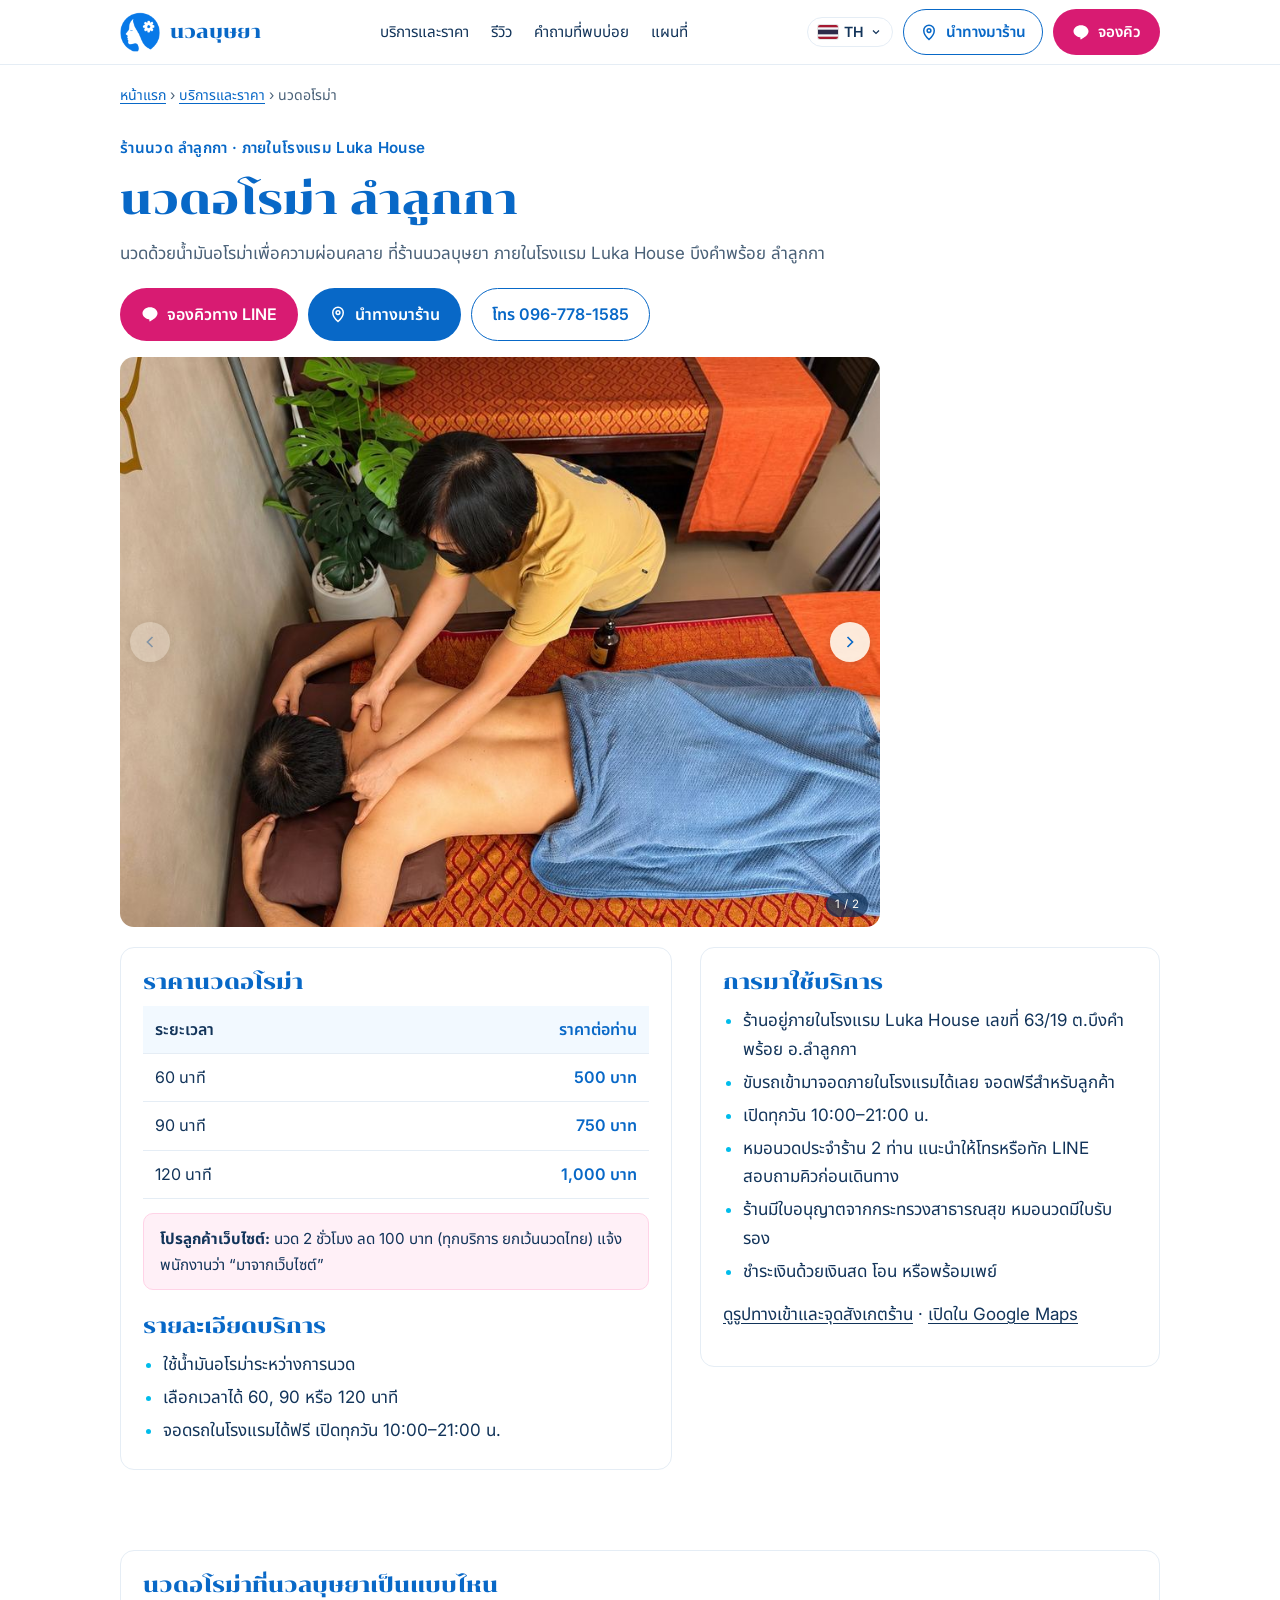
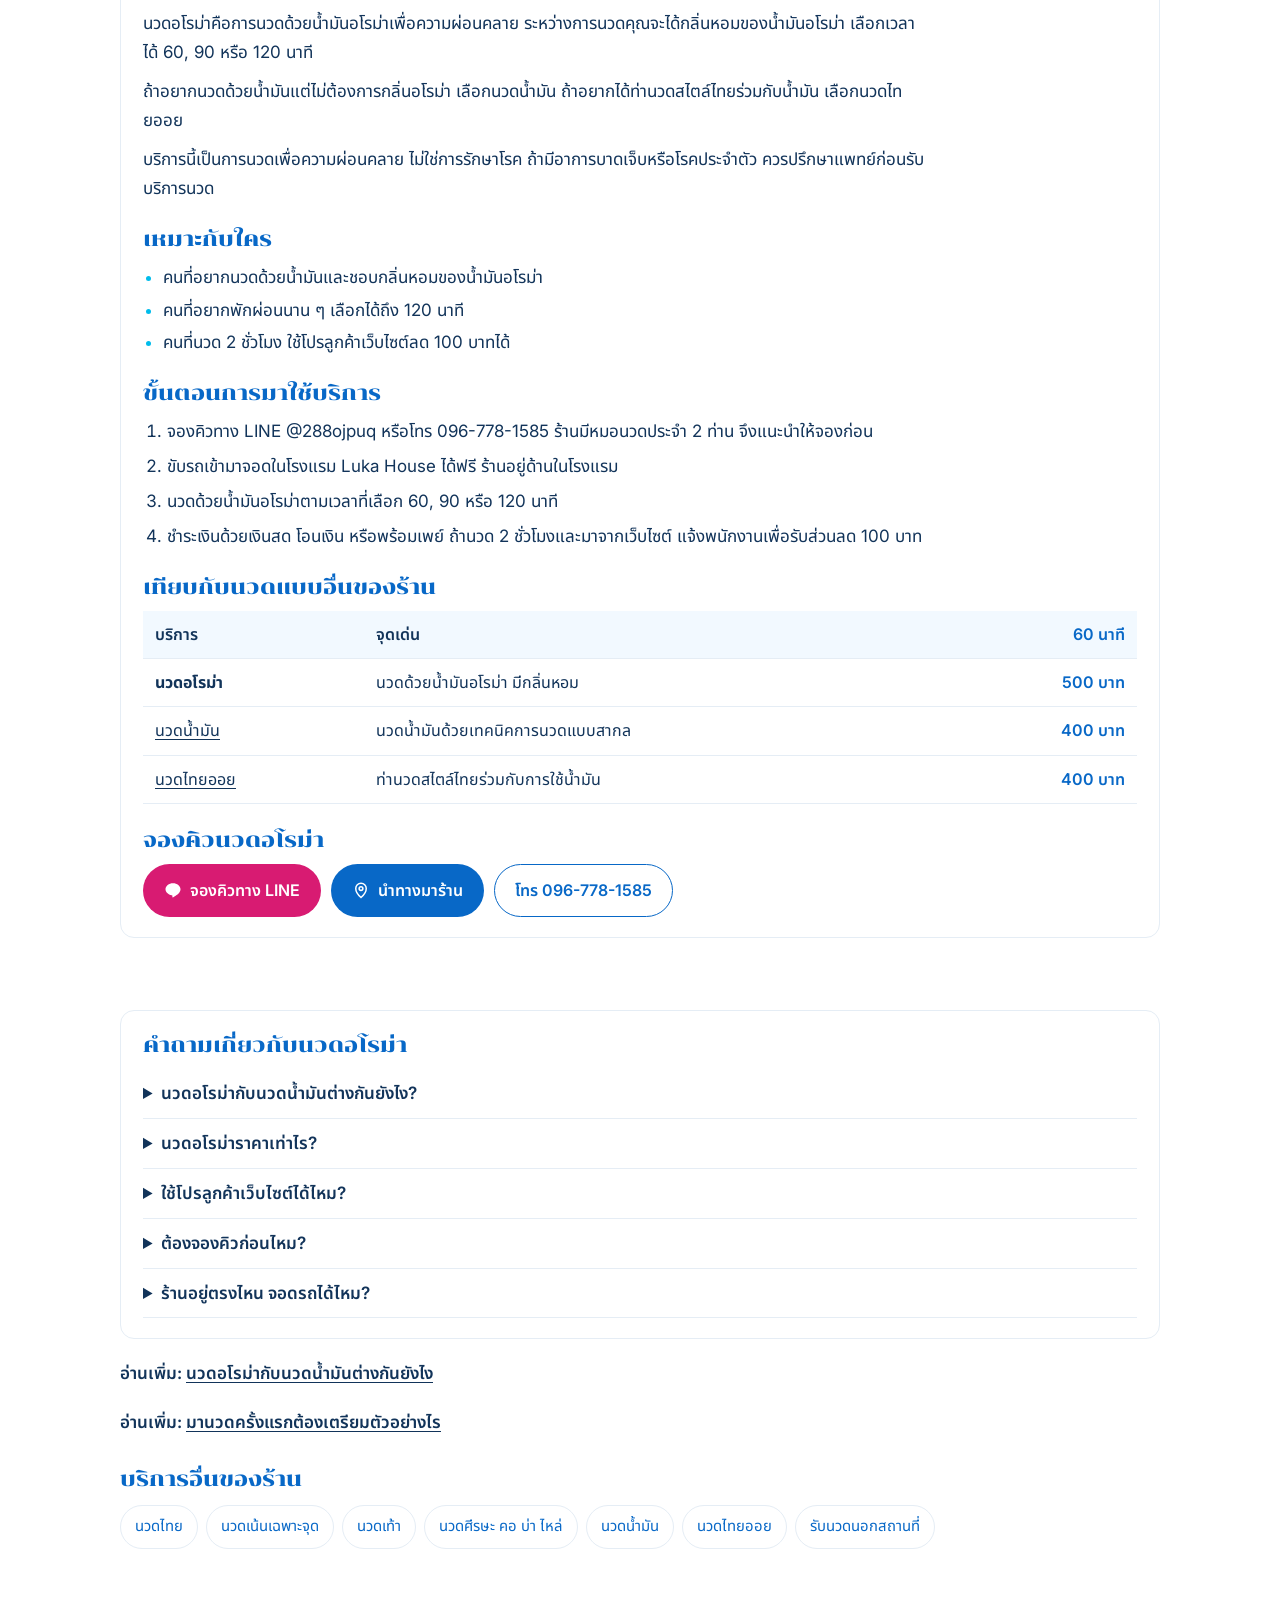
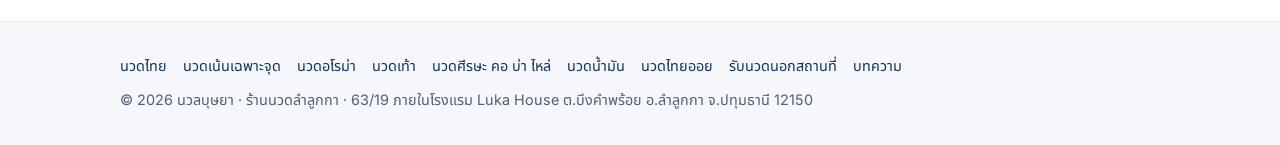
<file: aromatherapy/index.html>
<!doctype html>
<html lang="th">
<head>
<meta charset="utf-8">
<meta name="viewport" content="width=device-width, initial-scale=1">
<!-- Google Tag Manager -->
<script id="gtm-loader">(function(w,d,s,l,i){w[l]=w[l]||[];w[l].push({'gtm.start':
new Date().getTime(),event:'gtm.js'});var f=d.getElementsByTagName(s)[0],
j=d.createElement(s),dl=l!='dataLayer'?'&l='+l:'';j.async=true;j.src=
'https://www.googletagmanager.com/gtm.js?id='+i+dl;f.parentNode.insertBefore(j,f);
})(window,document,'script','dataLayer','GTM-5KD9B98P');</script>
<script src="/scripts/track.js" defer></script>
<!-- End Google Tag Manager -->
<script src="/scripts/lang-menu.js" defer></script>
<title>นวดอโรม่า ลำลูกกา 500 บาท/60 นาที · นวลบุษยา</title>
<meta name="description" content="นวดอโรม่าด้วยน้ำมันอโรม่ากลิ่นหอม เพื่อความผ่อนคลาย 60 นาที 500 บาท นวด 2 ชั่วโมงลด 100 บาท ในโรงแรม Luka House ลำลูกกา จอดรถฟรี">
<link rel="canonical" href="https://nualbusaya.com/aromatherapy/">
<link rel="icon" type="image/png" sizes="256x256" href="/favicon.png">
<link rel="apple-touch-icon" sizes="256x256" href="/favicon.png">
<meta property="og:type" content="website">
<meta property="og:url" content="https://nualbusaya.com/aromatherapy/">
<meta property="og:title" content="นวดอโรม่า ลำลูกกา 500 บาท/60 นาที · นวลบุษยา">
<meta property="og:description" content="นวดอโรม่าด้วยน้ำมันอโรม่ากลิ่นหอม เพื่อความผ่อนคลาย 60 นาที 500 บาท นวด 2 ชั่วโมงลด 100 บาท ในโรงแรม Luka House ลำลูกกา จอดรถฟรี">
<meta property="og:image" content="https://nualbusaya.com/img/shop-thai-massage.jpg">
<meta property="og:locale" content="th_TH">
<meta property="og:site_name" content="นวลบุษยา Nualbusaya">
<meta name="twitter:card" content="summary_large_image">
<meta name="theme-color" content="#4e6b55">
<link rel="preconnect" href="https://fonts.googleapis.com">
<link rel="preconnect" href="https://fonts.gstatic.com" crossorigin>
<link href="https://fonts.googleapis.com/css2?family=Chonburi&family=Inter:wght@400;500;600&family=Noto+Sans+Thai:wght@400;500;600&family=Noto+Serif+Thai:wght@500;600&display=swap" rel="stylesheet">
<link rel="stylesheet" href="/styles/site.css">
<link rel="stylesheet" href="/styles/theme.css">
<script type="application/ld+json">
{
  "@context": "https://schema.org",
  "@graph": [
    {
      "@type": "HealthAndBeautyBusiness",
      "@id": "https://nualbusaya.com/#business",
      "name": "นวลบุษยา Nualbusaya",
      "url": "https://nualbusaya.com/",
      "telephone": "+66967781585",
      "address": {
        "@type": "PostalAddress",
        "streetAddress": "63/19 ภายในโรงแรม Luka House ตำบลบึงคำพร้อย",
        "addressLocality": "ลำลูกกา",
        "addressRegion": "ปทุมธานี",
        "postalCode": "12150",
        "addressCountry": "TH"
      }
    },
    {
      "@type": "Service",
      "@id": "https://nualbusaya.com/aromatherapy/#service",
      "name": "นวดอโรม่า",
      "alternateName": "Aromatherapy Massage",
      "serviceType": "นวดอโรม่า",
      "description": "นวดด้วยน้ำมันอโรม่าเพื่อความผ่อนคลาย ที่ร้านนวลบุษยา ภายในโรงแรม Luka House บึงคำพร้อย ลำลูกกา",
      "url": "https://nualbusaya.com/aromatherapy/",
      "provider": {
        "@id": "https://nualbusaya.com/#business"
      },
      "areaServed": {
        "@type": "City",
        "name": "ลำลูกกา"
      },
      "offers": [
        {
          "@type": "Offer",
          "name": "นวดอโรม่า 60 นาที",
          "price": 500,
          "priceCurrency": "THB",
          "url": "https://nualbusaya.com/aromatherapy/"
        },
        {
          "@type": "Offer",
          "name": "นวดอโรม่า 90 นาที",
          "price": 750,
          "priceCurrency": "THB",
          "url": "https://nualbusaya.com/aromatherapy/"
        },
        {
          "@type": "Offer",
          "name": "นวดอโรม่า 120 นาที",
          "price": 1000,
          "priceCurrency": "THB",
          "url": "https://nualbusaya.com/aromatherapy/"
        }
      ]
    },
    {
      "@type": "BreadcrumbList",
      "itemListElement": [
        {
          "@type": "ListItem",
          "position": 1,
          "name": "นวลบุษยา",
          "item": "https://nualbusaya.com/"
        },
        {
          "@type": "ListItem",
          "position": 2,
          "name": "บริการและราคา",
          "item": "https://nualbusaya.com/#menu"
        },
        {
          "@type": "ListItem",
          "position": 3,
          "name": "นวดอโรม่า",
          "item": "https://nualbusaya.com/aromatherapy/"
        }
      ]
    },
    {
      "@type": "FAQPage",
      "@id": "https://nualbusaya.com/aromatherapy/#faq",
      "mainEntity": [
        {
          "@type": "Question",
          "name": "นวดอโรม่ากับนวดน้ำมันต่างกันยังไง?",
          "acceptedAnswer": {
            "@type": "Answer",
            "text": "ทั้งสองแบบนวดด้วยน้ำมัน นวดอโรม่าใช้น้ำมันอโรม่าที่มีกลิ่นหอม ส่วนนวดน้ำมันใช้เทคนิคการนวดแบบสากล ถ้าอยากได้ท่านวดสไตล์ไทยร่วมกับน้ำมัน เลือกนวดไทยออย"
          }
        },
        {
          "@type": "Question",
          "name": "นวดอโรม่าราคาเท่าไร?",
          "acceptedAnswer": {
            "@type": "Answer",
            "text": "60 นาที 500 บาท · 90 นาที 750 บาท · 120 นาที 1,000 บาท ราคาต่อท่าน"
          }
        },
        {
          "@type": "Question",
          "name": "ใช้โปรลูกค้าเว็บไซต์ได้ไหม?",
          "acceptedAnswer": {
            "@type": "Answer",
            "text": "ได้ นวด 2 ชั่วโมง ลด 100 บาท จาก 1,000 บาท เหลือ 900 บาท แจ้งพนักงานว่า “มาจากเว็บไซต์”"
          }
        },
        {
          "@type": "Question",
          "name": "ต้องจองคิวก่อนไหม?",
          "acceptedAnswer": {
            "@type": "Answer",
            "text": "ร้านมีหมอนวดประจำ 2 ท่าน แนะนำให้โทร 096-778-1585 หรือทัก LINE @288ojpuq สอบถามคิวก่อนเดินทาง"
          }
        },
        {
          "@type": "Question",
          "name": "ร้านอยู่ตรงไหน จอดรถได้ไหม?",
          "acceptedAnswer": {
            "@type": "Answer",
            "text": "ร้านอยู่ด้านในโรงแรม Luka House ต.บึงคำพร้อย อ.ลำลูกกา ขับรถเข้ามาจอดภายในโรงแรมได้ฟรี"
          }
        }
      ]
    }
  ]
}
</script>
</head>
<body>
<!-- Google Tag Manager (noscript) -->
<noscript><iframe src="https://www.googletagmanager.com/ns.html?id=GTM-5KD9B98P" height="0" width="0" style="display:none;visibility:hidden" title="Google Tag Manager"></iframe></noscript>
<!-- End Google Tag Manager (noscript) -->
<a class="skip-link" href="#top">ข้ามไปเนื้อหาหลัก</a>
<header>
  <div class="wrap bar">
    <a class="brand" href="/" aria-label="นวลบุษยา หน้าแรก">
      <img src="/img/icon-blue.png" alt="" width="40" height="40">
      <b>นวลบุษยา</b>
    </a>
    <nav aria-label="เมนูหลัก">
      <a href="/#menu">บริการและราคา</a>
      <a href="/#reviews">รีวิว</a>
      <a href="/#faq">คำถามที่พบบ่อย</a>
      <a href="/#location">แผนที่</a>
    </nav>
    <div class="header-actions">
    <details class="lang-menu">
      <summary aria-label="เปลี่ยนภาษา / Change language"><img src="/img/flag-th.svg" alt="" width="20" height="14"><span>TH</span><svg class="caret" viewBox="0 0 24 24" fill="none" stroke="currentColor" stroke-width="2.4" aria-hidden="true"><path d="m6 9 6 6 6-6"/></svg></summary>
      <ul>
        <li><a href="/aromatherapy/" lang="th" hreflang="th" aria-current="true"><img src="/img/flag-th.svg" alt="" width="20" height="14">ภาษาไทย</a></li>
        <li><a href="/en/" lang="en" hreflang="en"><img src="/img/flag-gb.svg" alt="" width="20" height="14">English</a></li>
      </ul>
    </details>
    <a class="btn btn-ghost header-directions" href="https://www.google.com/maps/dir/?api=1&amp;destination=13.9320524,100.7484876" target="_blank" rel="noopener" style="padding:9px 16px;font-size:.95rem"><svg viewBox="0 0 24 24" fill="none" stroke="currentColor" stroke-width="2" aria-hidden="true"><path d="M12 22s7-6.1 7-12a7 7 0 1 0-14 0c0 5.9 7 12 7 12z"/><circle cx="12" cy="10" r="2.5"/></svg>นำทางมาร้าน</a>
    <a class="btn btn-book header-book" href="https://line.me/R/ti/p/@288ojpuq" target="_blank" rel="noopener"><svg viewBox="0 0 24 24" fill="currentColor" aria-hidden="true"><path d="M12 3C6.5 3 2 6.6 2 11c0 3.9 3.5 7.2 8.3 7.9.3.1.8.2.9.5.1.3.1.7 0 1l-.1.9c0 .3-.2 1 .9.5s5.9-3.5 8-5.9C21.4 14.3 22 12.7 22 11c0-4.4-4.5-8-10-8z"/></svg>จองคิว</a>
    </div>
  </div>
</header>

<main id="top">
  <div class="wrap crumbs"><a href="/">หน้าแรก</a> › <a href="/#menu">บริการและราคา</a> › นวดอโรม่า</div>
  <section class="page-hero">
    <div class="wrap">
      <div class="eyebrow">ร้านนวด ลำลูกกา · ภายในโรงแรม Luka House</div>
      <h1>นวดอโรม่า ลำลูกกา</h1>
      <p class="lead">นวดด้วยน้ำมันอโรม่าเพื่อความผ่อนคลาย ที่ร้านนวลบุษยา ภายในโรงแรม Luka House บึงคำพร้อย ลำลูกกา</p>
      <div class="btns">
          <a class="btn btn-primary" href="https://www.google.com/maps/dir/?api=1&amp;destination=13.9320524,100.7484876" target="_blank" rel="noopener"><svg viewBox="0 0 24 24" fill="none" stroke="currentColor" stroke-width="2" aria-hidden="true"><path d="M12 22s7-6.1 7-12a7 7 0 1 0-14 0c0 5.9 7 12 7 12z"/><circle cx="12" cy="10" r="2.5"/></svg>นำทางมาร้าน</a>
          <a class="btn btn-ghost" href="tel:+66967781585">โทร 096-778-1585</a>
          <a class="btn btn-book" href="https://line.me/R/ti/p/@288ojpuq" target="_blank" rel="noopener"><svg viewBox="0 0 24 24" fill="currentColor" aria-hidden="true"><path d="M12 3C6.5 3 2 6.6 2 11c0 3.9 3.5 7.2 8.3 7.9.3.1.8.2.9.5.1.3.1.7 0 1l-.1.9c0 .3-.2 1 .9.5s5.9-3.5 8-5.9C21.4 14.3 22 12.7 22 11c0-4.4-4.5-8-10-8z"/></svg>จองคิวทาง LINE</a>
        </div>
    </div>
  </section>
  <section style="padding:8px 0 0" aria-label="รูปนวดอโรม่าที่ร้าน">
    <div class="wrap">
      <div class="service-gallery page-gallery" data-service-gallery>
        <div class="service-gallery-track" tabindex="0" role="region" aria-roledescription="carousel" aria-label="รูปนวดอโรม่าที่ร้านนวลบุษยา ปัดหรือกดลูกศรเพื่อดูรูปถัดไป">
        <figure class="service-gallery-slide" aria-label="รูปที่ 1 จาก 2"><img src="/img/aromatherapy/aromatherapy-1.jpg" alt="หมอนวดนวดบ่าและหลังด้วยน้ำมันอโรม่าให้ลูกค้าที่นอนคว่ำบนเบาะนวด" width="900" height="675" loading="lazy" decoding="async"></figure>
        <figure class="service-gallery-slide" aria-label="รูปที่ 2 จาก 2"><img src="/img/aromatherapy/aromatherapy-2.jpg" alt="หมอนวดนวดน่องด้วยน้ำมันอโรม่า ลูกค้านอนคว่ำห่มผ้าขนหนู" width="900" height="675" loading="lazy" decoding="async"></figure>
        </div>
        <button class="service-gallery-btn service-gallery-prev" type="button" aria-label="รูปก่อนหน้า" hidden><svg viewBox="0 0 24 24" aria-hidden="true" focusable="false" fill="none" stroke="currentColor" stroke-width="2"><path d="m15 6-6 6 6 6"/></svg></button>
        <button class="service-gallery-btn service-gallery-next" type="button" aria-label="รูปถัดไป" hidden><svg viewBox="0 0 24 24" aria-hidden="true" focusable="false" fill="none" stroke="currentColor" stroke-width="2"><path d="m9 6 6 6-6 6"/></svg></button>
        <span class="service-gallery-count" aria-hidden="true">1 / 2</span>
      </div>
      <script src="/scripts/services.js" defer></script>
    </div>
  </section>
  <section style="padding-top:20px">
    <div class="wrap page-grid">
      <div class="panel">
        <h2>ราคานวดอโรม่า</h2>
        <table class="price-table">
          <thead><tr><th scope="col">ระยะเวลา</th><th scope="col">ราคาต่อท่าน</th></tr></thead>
          <tbody>
              <tr><td>60 นาที</td><td>500 บาท</td></tr>
              <tr><td>90 นาที</td><td>750 บาท</td></tr>
              <tr><td>120 นาที</td><td>1,000 บาท</td></tr>
          </tbody>
        </table>
        <p class="promo-note"><strong>โปรลูกค้าเว็บไซต์:</strong> นวด 2 ชั่วโมง ลด 100 บาท (ทุกบริการ ยกเว้นนวดไทย) แจ้งพนักงานว่า “มาจากเว็บไซต์”</p>
        <h2 style="margin-top:22px">รายละเอียดบริการ</h2>
        <ul class="ticks">
            <li>ใช้น้ำมันอโรม่าระหว่างการนวด</li>
            <li>เลือกเวลาได้ 60, 90 หรือ 120 นาที</li>
            <li>จอดรถในโรงแรมได้ฟรี เปิดทุกวัน 10:00–21:00 น.</li>
        </ul>
      </div>
      <div class="panel">
        <h2>การมาใช้บริการ</h2>
        <ul class="ticks">
            <li>ร้านอยู่ภายในโรงแรม Luka House เลขที่ 63/19 ต.บึงคำพร้อย อ.ลำลูกกา</li>
            <li>ขับรถเข้ามาจอดภายในโรงแรมได้เลย จอดฟรีสำหรับลูกค้า</li>
            <li>เปิดทุกวัน 10:00–21:00 น.</li>
            <li>หมอนวดประจำร้าน 2 ท่าน แนะนำให้โทรหรือทัก LINE สอบถามคิวก่อนเดินทาง</li>
            <li>ร้านมีใบอนุญาตจากกระทรวงสาธารณสุข หมอนวดมีใบรับรอง</li>
            <li>ชำระเงินด้วยเงินสด โอน หรือพร้อมเพย์</li>
          </ul>
        <p style="margin-top:14px"><a href="/#photos">ดูรูปทางเข้าและจุดสังเกตร้าน</a> · <a href="https://maps.google.com/?cid=15830764363691679197" target="_blank" rel="noopener">เปิดใน Google Maps</a></p>
      </div>
    </div>
  </section>
  <section class="service-detail" id="details" style="padding-top:8px">
    <div class="wrap">
      <div class="panel">
        <h2>นวดอโรม่าที่นวลบุษยาเป็นแบบไหน</h2>
        <p>นวดอโรม่าคือการนวดด้วยน้ำมันอโรม่าเพื่อความผ่อนคลาย ระหว่างการนวดคุณจะได้กลิ่นหอมของน้ำมันอโรม่า เลือกเวลาได้ 60, 90 หรือ 120 นาที</p>
        <p>ถ้าอยากนวดด้วยน้ำมันแต่ไม่ต้องการกลิ่นอโรม่า เลือกนวดน้ำมัน ถ้าอยากได้ท่านวดสไตล์ไทยร่วมกับน้ำมัน เลือกนวดไทยออย</p>
        <p>บริการนี้เป็นการนวดเพื่อความผ่อนคลาย ไม่ใช่การรักษาโรค ถ้ามีอาการบาดเจ็บหรือโรคประจำตัว ควรปรึกษาแพทย์ก่อนรับบริการนวด</p>
        <h2 style="margin-top:22px">เหมาะกับใคร</h2>
        <ul class="ticks">
          <li>คนที่อยากนวดด้วยน้ำมันและชอบกลิ่นหอมของน้ำมันอโรม่า</li>
          <li>คนที่อยากพักผ่อนนาน ๆ เลือกได้ถึง 120 นาที</li>
          <li>คนที่นวด 2 ชั่วโมง ใช้โปรลูกค้าเว็บไซต์ลด 100 บาทได้</li>
        </ul>
        <h2 style="margin-top:22px">ขั้นตอนการมาใช้บริการ</h2>
        <ol class="steps">
          <li>จองคิวทาง LINE @288ojpuq หรือโทร 096-778-1585 ร้านมีหมอนวดประจำ 2 ท่าน จึงแนะนำให้จองก่อน</li>
          <li>ขับรถเข้ามาจอดในโรงแรม Luka House ได้ฟรี ร้านอยู่ด้านในโรงแรม</li>
          <li>นวดด้วยน้ำมันอโรม่าตามเวลาที่เลือก 60, 90 หรือ 120 นาที</li>
          <li>ชำระเงินด้วยเงินสด โอนเงิน หรือพร้อมเพย์ ถ้านวด 2 ชั่วโมงและมาจากเว็บไซต์ แจ้งพนักงานเพื่อรับส่วนลด 100 บาท</li>
        </ol>
        <h2 style="margin-top:22px">เทียบกับนวดแบบอื่นของร้าน</h2>
        <table class="price-table compare-table">
          <thead><tr><th scope="col">บริการ</th><th scope="col">จุดเด่น</th><th scope="col">60 นาที</th></tr></thead>
          <tbody>
            <tr><td><strong>นวดอโรม่า</strong></td><td>นวดด้วยน้ำมันอโรม่า มีกลิ่นหอม</td><td>500 บาท</td></tr>
            <tr><td><a href="/oil-massage/">นวดน้ำมัน</a></td><td>นวดน้ำมันด้วยเทคนิคการนวดแบบสากล</td><td>400 บาท</td></tr>
            <tr><td><a href="/thai-oil/">นวดไทยออย</a></td><td>ท่านวดสไตล์ไทยร่วมกับการใช้น้ำมัน</td><td>400 บาท</td></tr>
          </tbody>
        </table>
        <h2 style="margin-top:22px">จองคิวนวดอโรม่า</h2>
        <div class="btns">
          <a class="btn btn-primary" href="https://www.google.com/maps/dir/?api=1&amp;destination=13.9320524,100.7484876" target="_blank" rel="noopener"><svg viewBox="0 0 24 24" fill="none" stroke="currentColor" stroke-width="2" aria-hidden="true"><path d="M12 22s7-6.1 7-12a7 7 0 1 0-14 0c0 5.9 7 12 7 12z"/><circle cx="12" cy="10" r="2.5"/></svg>นำทางมาร้าน</a>
          <a class="btn btn-ghost" href="tel:+66967781585">โทร 096-778-1585</a>
          <a class="btn btn-book" href="https://line.me/R/ti/p/@288ojpuq" target="_blank" rel="noopener"><svg viewBox="0 0 24 24" fill="currentColor" aria-hidden="true"><path d="M12 3C6.5 3 2 6.6 2 11c0 3.9 3.5 7.2 8.3 7.9.3.1.8.2.9.5.1.3.1.7 0 1l-.1.9c0 .3-.2 1 .9.5s5.9-3.5 8-5.9C21.4 14.3 22 12.7 22 11c0-4.4-4.5-8-10-8z"/></svg>จองคิวทาง LINE</a>
        </div>
      </div>
    </div>
  </section>
  <section style="padding-top:0">
    <div class="wrap">
      <div class="panel faq-mini">
        <h2>คำถามเกี่ยวกับนวดอโรม่า</h2>
        <details><summary>นวดอโรม่ากับนวดน้ำมันต่างกันยังไง?</summary><p>ทั้งสองแบบนวดด้วยน้ำมัน นวดอโรม่าใช้น้ำมันอโรม่าที่มีกลิ่นหอม ส่วนนวดน้ำมันใช้เทคนิคการนวดแบบสากล ถ้าอยากได้ท่านวดสไตล์ไทยร่วมกับน้ำมัน เลือกนวดไทยออย</p></details>
        <details><summary>นวดอโรม่าราคาเท่าไร?</summary><p>60 นาที 500 บาท · 90 นาที 750 บาท · 120 นาที 1,000 บาท ราคาต่อท่าน</p></details>
        <details><summary>ใช้โปรลูกค้าเว็บไซต์ได้ไหม?</summary><p>ได้ นวด 2 ชั่วโมง ลด 100 บาท จาก 1,000 บาท เหลือ 900 บาท แจ้งพนักงานว่า “มาจากเว็บไซต์”</p></details>
        <details><summary>ต้องจองคิวก่อนไหม?</summary><p>ร้านมีหมอนวดประจำ 2 ท่าน แนะนำให้โทร 096-778-1585 หรือทัก LINE @288ojpuq สอบถามคิวก่อนเดินทาง</p></details>
        <details><summary>ร้านอยู่ตรงไหน จอดรถได้ไหม?</summary><p>ร้านอยู่ด้านในโรงแรม Luka House ต.บึงคำพร้อย อ.ลำลูกกา ขับรถเข้ามาจอดภายในโรงแรมได้ฟรี</p></details>
      </div>
      <p class="related-guide">อ่านเพิ่ม: <a href="/guides/aromatherapy-vs-oil-massage/">นวดอโรม่ากับนวดน้ำมันต่างกันยังไง</a></p>
      <p class="related-guide">อ่านเพิ่ม: <a href="/guides/first-visit/">มานวดครั้งแรกต้องเตรียมตัวอย่างไร</a></p>
      <h2 style="margin:28px 0 12px;font-size:1.3rem">บริการอื่นของร้าน</h2>
      <ul class="other-services"><li><a href="/thai-massage/">นวดไทย</a></li><li><a href="/deep-tissue/">นวดเน้นเฉพาะจุด</a></li><li><a href="/foot-massage/">นวดเท้า</a></li><li><a href="/head-neck-shoulder/">นวดศีรษะ คอ บ่า ไหล่</a></li><li><a href="/oil-massage/">นวดน้ำมัน</a></li><li><a href="/thai-oil/">นวดไทยออย</a></li><li><a href="/outcall/">รับนวดนอกสถานที่</a></li></ul>
    </div>
  </section>
</main>
<footer>
  <div class="wrap row" style="flex-direction:column;align-items:flex-start;gap:10px">
    <nav class="footer-links" aria-label="บริการทั้งหมด"><a href="/thai-massage/">นวดไทย</a><a href="/deep-tissue/">นวดเน้นเฉพาะจุด</a><a href="/aromatherapy/">นวดอโรม่า</a><a href="/foot-massage/">นวดเท้า</a><a href="/head-neck-shoulder/">นวดศีรษะ คอ บ่า ไหล่</a><a href="/oil-massage/">นวดน้ำมัน</a><a href="/thai-oil/">นวดไทยออย</a><a href="/outcall/">รับนวดนอกสถานที่</a><a href="/guides/">บทความ</a></nav>
    <span>© 2026 นวลบุษยา · ร้านนวดลำลูกกา · 63/19 ภายในโรงแรม Luka House ต.บึงคำพร้อย อ.ลำลูกกา จ.ปทุมธานี 12150</span>
  </div>
</footer>
<div class="dock" aria-label="นำทางและติดต่อร้าน">
  <a class="btn btn-primary" href="https://www.google.com/maps/dir/?api=1&amp;destination=13.9320524,100.7484876" target="_blank" rel="noopener">นำทางมาร้าน</a>
  <a class="btn btn-ghost" href="tel:+66967781585">โทร</a>
  <a class="btn btn-book" href="https://line.me/R/ti/p/@288ojpuq" target="_blank" rel="noopener">จองคิว LINE</a>
</div>
</body>
</html>
</file>
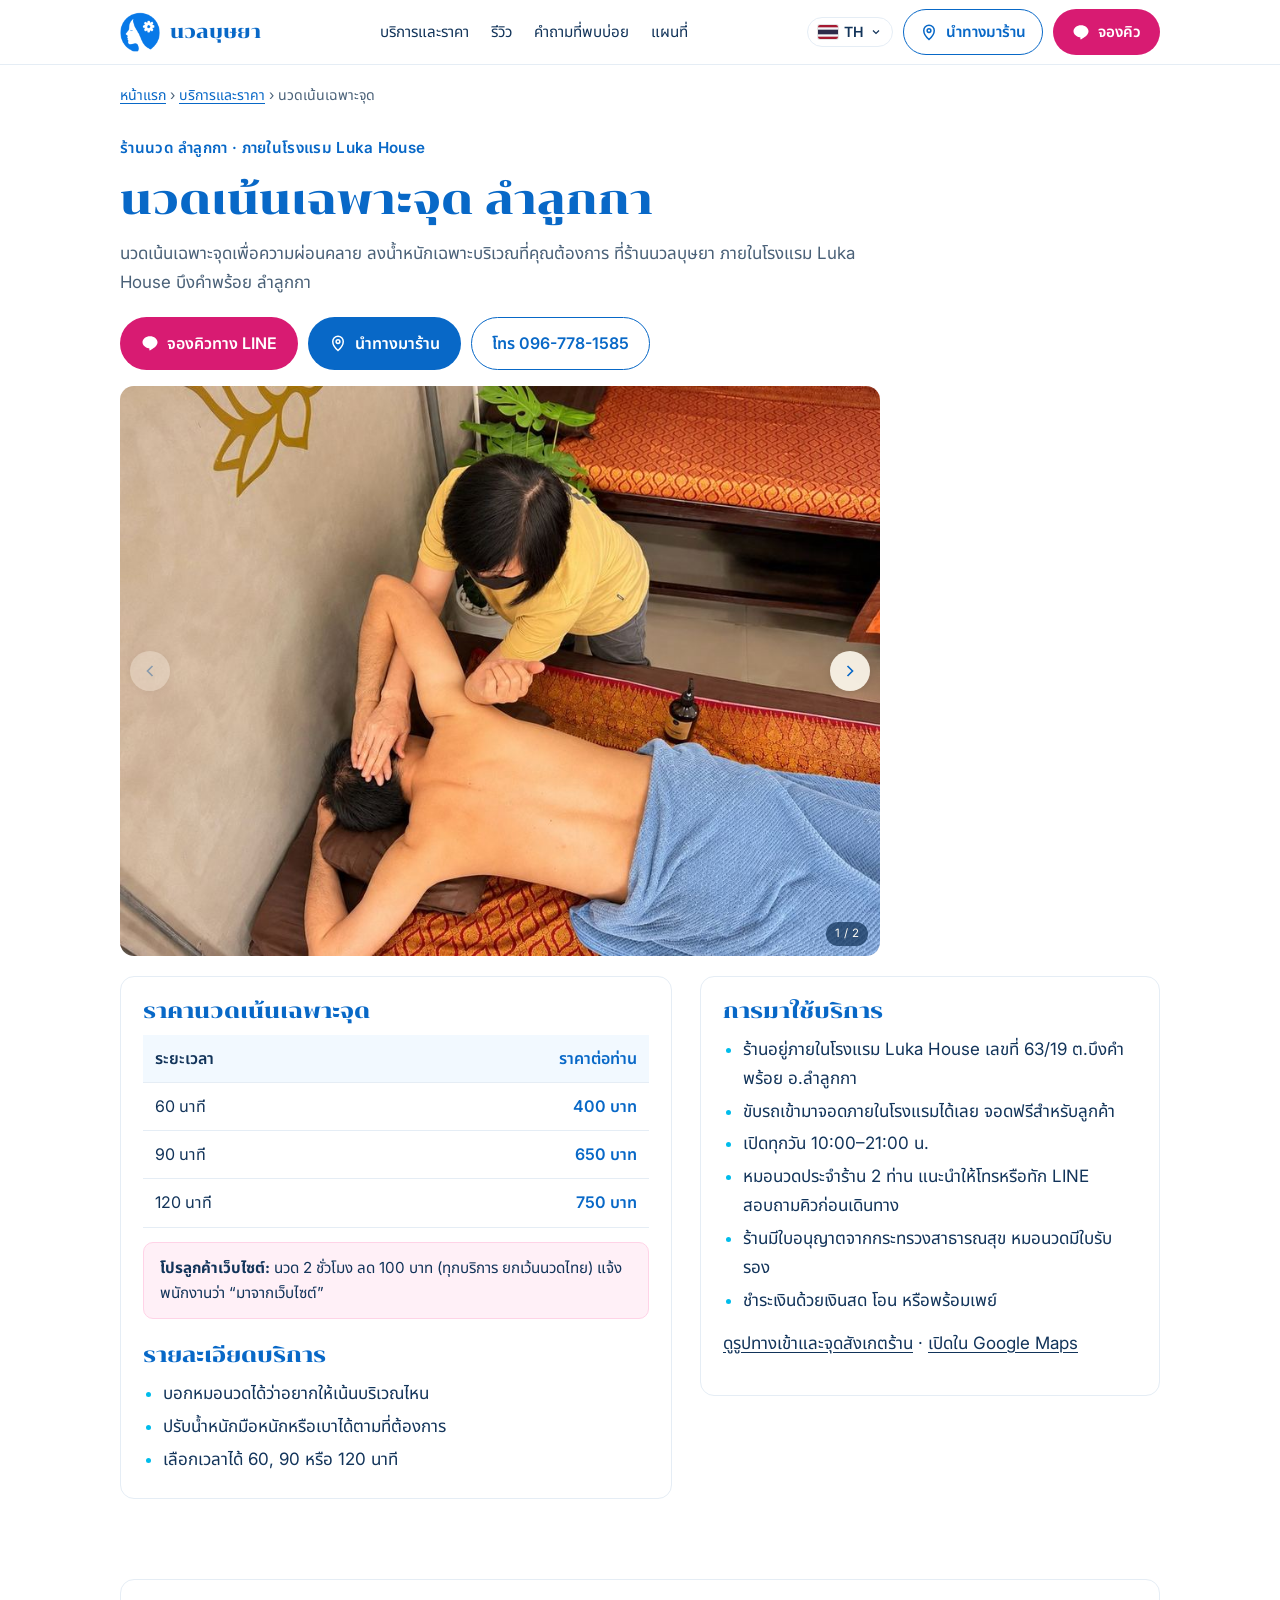
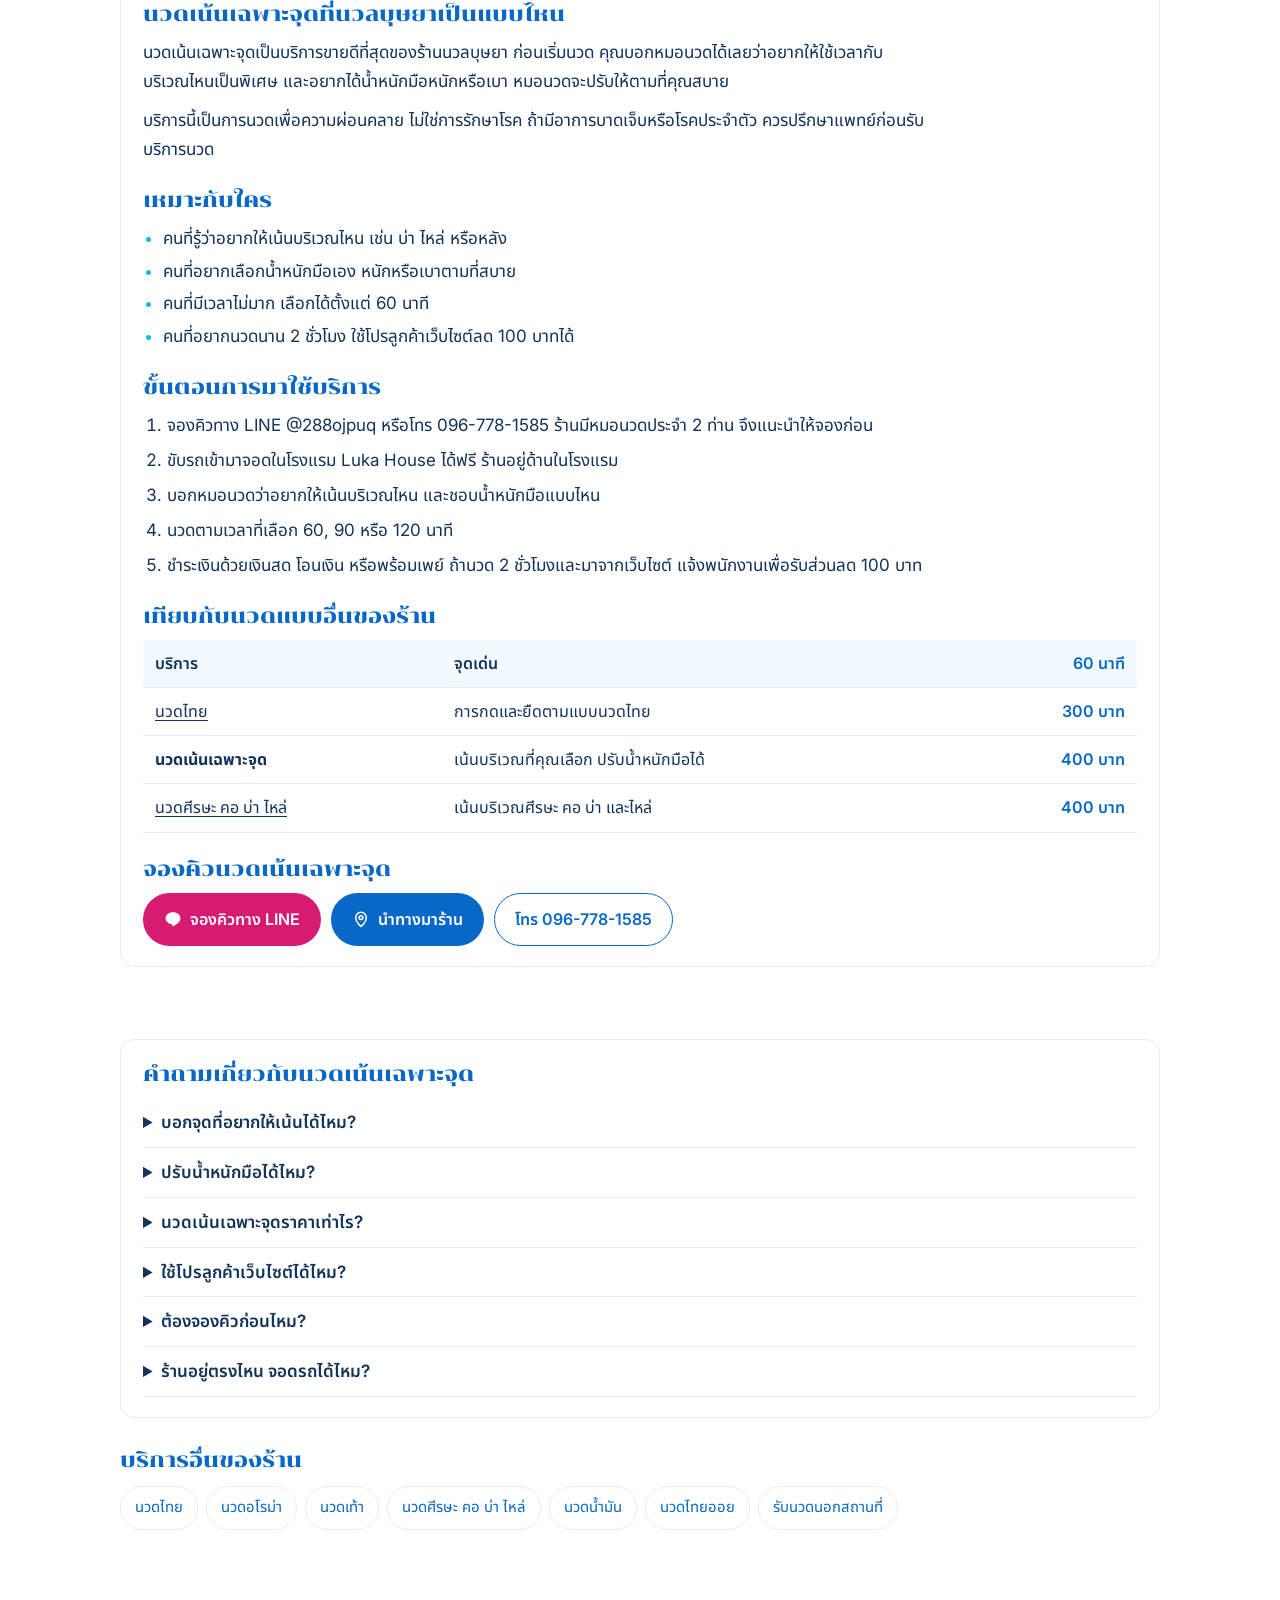
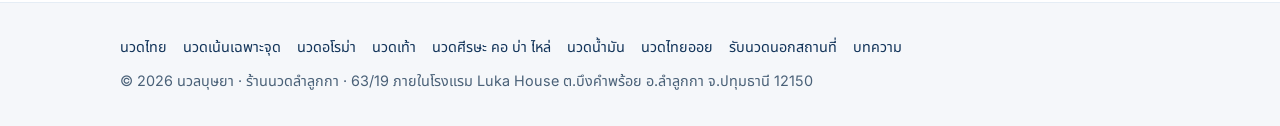
<file: deep-tissue/index.html>
<!doctype html>
<html lang="th">
<head>
<meta charset="utf-8">
<meta name="viewport" content="width=device-width, initial-scale=1">
<!-- Google Tag Manager -->
<script id="gtm-loader">(function(w,d,s,l,i){w[l]=w[l]||[];w[l].push({'gtm.start':
new Date().getTime(),event:'gtm.js'});var f=d.getElementsByTagName(s)[0],
j=d.createElement(s),dl=l!='dataLayer'?'&l='+l:'';j.async=true;j.src=
'https://www.googletagmanager.com/gtm.js?id='+i+dl;f.parentNode.insertBefore(j,f);
})(window,document,'script','dataLayer','GTM-5KD9B98P');</script>
<script src="/scripts/track.js" defer></script>
<!-- End Google Tag Manager -->
<script src="/scripts/lang-menu.js" defer></script>
<title>นวดเน้นเฉพาะจุด ลำลูกกา 400 บาท/60 นาที ขายดี · นวลบุษยา</title>
<meta name="description" content="นวดเน้นเฉพาะจุด บริการขายดีของนวลบุษยา บอกจุดที่อยากให้เน้นได้ 60 นาที 400 บาท ในโรงแรม Luka House ลำลูกกา จอดรถฟรี จองทาง LINE">
<link rel="canonical" href="https://nualbusaya.com/deep-tissue/">
<link rel="icon" type="image/png" sizes="256x256" href="/favicon.png">
<link rel="apple-touch-icon" sizes="256x256" href="/favicon.png">
<meta property="og:type" content="website">
<meta property="og:url" content="https://nualbusaya.com/deep-tissue/">
<meta property="og:title" content="นวดเน้นเฉพาะจุด ลำลูกกา 400 บาท/60 นาที ขายดี · นวลบุษยา">
<meta property="og:description" content="นวดเน้นเฉพาะจุด บริการขายดีของนวลบุษยา บอกจุดที่อยากให้เน้นได้ 60 นาที 400 บาท ในโรงแรม Luka House ลำลูกกา จอดรถฟรี จองทาง LINE">
<meta property="og:image" content="https://nualbusaya.com/img/shop-thai-massage.jpg">
<meta property="og:locale" content="th_TH">
<meta property="og:site_name" content="นวลบุษยา Nualbusaya">
<meta name="twitter:card" content="summary_large_image">
<meta name="theme-color" content="#4e6b55">
<link rel="preconnect" href="https://fonts.googleapis.com">
<link rel="preconnect" href="https://fonts.gstatic.com" crossorigin>
<link href="https://fonts.googleapis.com/css2?family=Chonburi&family=Inter:wght@400;500;600&family=Noto+Sans+Thai:wght@400;500;600&family=Noto+Serif+Thai:wght@500;600&display=swap" rel="stylesheet">
<link rel="stylesheet" href="/styles/site.css">
<link rel="stylesheet" href="/styles/theme.css">
<script type="application/ld+json">
{
  "@context": "https://schema.org",
  "@graph": [
    {
      "@type": "HealthAndBeautyBusiness",
      "@id": "https://nualbusaya.com/#business",
      "name": "นวลบุษยา Nualbusaya",
      "url": "https://nualbusaya.com/",
      "telephone": "+66967781585",
      "address": {
        "@type": "PostalAddress",
        "streetAddress": "63/19 ภายในโรงแรม Luka House ตำบลบึงคำพร้อย",
        "addressLocality": "ลำลูกกา",
        "addressRegion": "ปทุมธานี",
        "postalCode": "12150",
        "addressCountry": "TH"
      }
    },
    {
      "@type": "Service",
      "@id": "https://nualbusaya.com/deep-tissue/#service",
      "name": "นวดเน้นเฉพาะจุด",
      "alternateName": "Deep Tissue Massage",
      "serviceType": "นวดเน้นเฉพาะจุด",
      "description": "นวดเน้นเฉพาะจุดเพื่อความผ่อนคลาย ลงน้ำหนักเฉพาะบริเวณที่คุณต้องการ ที่ร้านนวลบุษยา ภายในโรงแรม Luka House บึงคำพร้อย ลำลูกกา",
      "url": "https://nualbusaya.com/deep-tissue/",
      "provider": {
        "@id": "https://nualbusaya.com/#business"
      },
      "areaServed": {
        "@type": "City",
        "name": "ลำลูกกา"
      },
      "offers": [
        {
          "@type": "Offer",
          "name": "นวดเน้นเฉพาะจุด 60 นาที",
          "price": 400,
          "priceCurrency": "THB",
          "url": "https://nualbusaya.com/deep-tissue/"
        },
        {
          "@type": "Offer",
          "name": "นวดเน้นเฉพาะจุด 90 นาที",
          "price": 650,
          "priceCurrency": "THB",
          "url": "https://nualbusaya.com/deep-tissue/"
        },
        {
          "@type": "Offer",
          "name": "นวดเน้นเฉพาะจุด 120 นาที",
          "price": 750,
          "priceCurrency": "THB",
          "url": "https://nualbusaya.com/deep-tissue/"
        }
      ]
    },
    {
      "@type": "BreadcrumbList",
      "itemListElement": [
        {
          "@type": "ListItem",
          "position": 1,
          "name": "นวลบุษยา",
          "item": "https://nualbusaya.com/"
        },
        {
          "@type": "ListItem",
          "position": 2,
          "name": "บริการและราคา",
          "item": "https://nualbusaya.com/#menu"
        },
        {
          "@type": "ListItem",
          "position": 3,
          "name": "นวดเน้นเฉพาะจุด",
          "item": "https://nualbusaya.com/deep-tissue/"
        }
      ]
    },
    {
      "@type": "FAQPage",
      "@id": "https://nualbusaya.com/deep-tissue/#faq",
      "mainEntity": [
        {
          "@type": "Question",
          "name": "บอกจุดที่อยากให้เน้นได้ไหม?",
          "acceptedAnswer": {
            "@type": "Answer",
            "text": "ได้ บอกหมอนวดก่อนเริ่มได้เลยว่าอยากให้เน้นบริเวณไหน"
          }
        },
        {
          "@type": "Question",
          "name": "ปรับน้ำหนักมือได้ไหม?",
          "acceptedAnswer": {
            "@type": "Answer",
            "text": "ได้ บอกหมอนวดได้ว่าต้องการน้ำหนักมือหนักหรือเบา"
          }
        },
        {
          "@type": "Question",
          "name": "นวดเน้นเฉพาะจุดราคาเท่าไร?",
          "acceptedAnswer": {
            "@type": "Answer",
            "text": "60 นาที 400 บาท · 90 นาที 650 บาท · 120 นาที 750 บาท ราคาต่อท่าน"
          }
        },
        {
          "@type": "Question",
          "name": "ใช้โปรลูกค้าเว็บไซต์ได้ไหม?",
          "acceptedAnswer": {
            "@type": "Answer",
            "text": "ได้ นวด 2 ชั่วโมง ลด 100 บาท แจ้งพนักงานว่า “มาจากเว็บไซต์”"
          }
        },
        {
          "@type": "Question",
          "name": "ต้องจองคิวก่อนไหม?",
          "acceptedAnswer": {
            "@type": "Answer",
            "text": "ร้านมีหมอนวดประจำ 2 ท่าน แนะนำให้โทร 096-778-1585 หรือทัก LINE @288ojpuq สอบถามคิวก่อนเดินทาง"
          }
        },
        {
          "@type": "Question",
          "name": "ร้านอยู่ตรงไหน จอดรถได้ไหม?",
          "acceptedAnswer": {
            "@type": "Answer",
            "text": "ร้านอยู่ด้านในโรงแรม Luka House ต.บึงคำพร้อย อ.ลำลูกกา ขับรถเข้ามาจอดภายในโรงแรมได้ฟรี"
          }
        }
      ]
    }
  ]
}
</script>
</head>
<body>
<!-- Google Tag Manager (noscript) -->
<noscript><iframe src="https://www.googletagmanager.com/ns.html?id=GTM-5KD9B98P" height="0" width="0" style="display:none;visibility:hidden" title="Google Tag Manager"></iframe></noscript>
<!-- End Google Tag Manager (noscript) -->
<a class="skip-link" href="#top">ข้ามไปเนื้อหาหลัก</a>
<header>
  <div class="wrap bar">
    <a class="brand" href="/" aria-label="นวลบุษยา หน้าแรก">
      <img src="/img/icon-blue.png" alt="" width="40" height="40">
      <b>นวลบุษยา</b>
    </a>
    <nav aria-label="เมนูหลัก">
      <a href="/#menu">บริการและราคา</a>
      <a href="/#reviews">รีวิว</a>
      <a href="/#faq">คำถามที่พบบ่อย</a>
      <a href="/#location">แผนที่</a>
    </nav>
    <div class="header-actions">
    <details class="lang-menu">
      <summary aria-label="เปลี่ยนภาษา / Change language"><img src="/img/flag-th.svg" alt="" width="20" height="14"><span>TH</span><svg class="caret" viewBox="0 0 24 24" fill="none" stroke="currentColor" stroke-width="2.4" aria-hidden="true"><path d="m6 9 6 6 6-6"/></svg></summary>
      <ul>
        <li><a href="/deep-tissue/" lang="th" hreflang="th" aria-current="true"><img src="/img/flag-th.svg" alt="" width="20" height="14">ภาษาไทย</a></li>
        <li><a href="/en/" lang="en" hreflang="en"><img src="/img/flag-gb.svg" alt="" width="20" height="14">English</a></li>
      </ul>
    </details>
    <a class="btn btn-ghost header-directions" href="https://www.google.com/maps/dir/?api=1&amp;destination=13.9320524,100.7484876" target="_blank" rel="noopener" style="padding:9px 16px;font-size:.95rem"><svg viewBox="0 0 24 24" fill="none" stroke="currentColor" stroke-width="2" aria-hidden="true"><path d="M12 22s7-6.1 7-12a7 7 0 1 0-14 0c0 5.9 7 12 7 12z"/><circle cx="12" cy="10" r="2.5"/></svg>นำทางมาร้าน</a>
    <a class="btn btn-book header-book" href="https://line.me/R/ti/p/@288ojpuq" target="_blank" rel="noopener"><svg viewBox="0 0 24 24" fill="currentColor" aria-hidden="true"><path d="M12 3C6.5 3 2 6.6 2 11c0 3.9 3.5 7.2 8.3 7.9.3.1.8.2.9.5.1.3.1.7 0 1l-.1.9c0 .3-.2 1 .9.5s5.9-3.5 8-5.9C21.4 14.3 22 12.7 22 11c0-4.4-4.5-8-10-8z"/></svg>จองคิว</a>
    </div>
  </div>
</header>

<main id="top">
  <div class="wrap crumbs"><a href="/">หน้าแรก</a> › <a href="/#menu">บริการและราคา</a> › นวดเน้นเฉพาะจุด</div>
  <section class="page-hero">
    <div class="wrap">
      <div class="eyebrow">ร้านนวด ลำลูกกา · ภายในโรงแรม Luka House</div>
      <h1>นวดเน้นเฉพาะจุด ลำลูกกา</h1>
      <p class="lead">นวดเน้นเฉพาะจุดเพื่อความผ่อนคลาย ลงน้ำหนักเฉพาะบริเวณที่คุณต้องการ ที่ร้านนวลบุษยา ภายในโรงแรม Luka House บึงคำพร้อย ลำลูกกา</p>
      <div class="btns">
          <a class="btn btn-primary" href="https://www.google.com/maps/dir/?api=1&amp;destination=13.9320524,100.7484876" target="_blank" rel="noopener"><svg viewBox="0 0 24 24" fill="none" stroke="currentColor" stroke-width="2" aria-hidden="true"><path d="M12 22s7-6.1 7-12a7 7 0 1 0-14 0c0 5.9 7 12 7 12z"/><circle cx="12" cy="10" r="2.5"/></svg>นำทางมาร้าน</a>
          <a class="btn btn-ghost" href="tel:+66967781585">โทร 096-778-1585</a>
          <a class="btn btn-book" href="https://line.me/R/ti/p/@288ojpuq" target="_blank" rel="noopener"><svg viewBox="0 0 24 24" fill="currentColor" aria-hidden="true"><path d="M12 3C6.5 3 2 6.6 2 11c0 3.9 3.5 7.2 8.3 7.9.3.1.8.2.9.5.1.3.1.7 0 1l-.1.9c0 .3-.2 1 .9.5s5.9-3.5 8-5.9C21.4 14.3 22 12.7 22 11c0-4.4-4.5-8-10-8z"/></svg>จองคิวทาง LINE</a>
        </div>
    </div>
  </section>
  <section style="padding:8px 0 0" aria-label="รูปนวดเน้นเฉพาะจุดที่ร้าน">
    <div class="wrap">
      <div class="service-gallery page-gallery" data-service-gallery>
        <div class="service-gallery-track" tabindex="0" role="region" aria-roledescription="carousel" aria-label="รูปนวดเน้นเฉพาะจุดที่ร้านนวลบุษยา ปัดหรือกดลูกศรเพื่อดูรูปถัดไป">
        <figure class="service-gallery-slide" aria-label="รูปที่ 1 จาก 2"><img src="/img/deep-tissue/deep-tissue-1.jpg" alt="หมอนวดกดจุดบริเวณสะบักและไหล่ให้ลูกค้าที่นอนคว่ำบนเบาะนวด" width="900" height="675" loading="lazy" decoding="async"></figure>
        <figure class="service-gallery-slide" aria-label="รูปที่ 2 จาก 2"><img src="/img/deep-tissue/deep-tissue-2.jpg" alt="หมอนวดกดจุดบริเวณหลังและเอวให้ลูกค้าที่นอนคว่ำห่มผ้าขนหนู" width="900" height="675" loading="lazy" decoding="async"></figure>
        </div>
        <button class="service-gallery-btn service-gallery-prev" type="button" aria-label="รูปก่อนหน้า" hidden><svg viewBox="0 0 24 24" aria-hidden="true" focusable="false" fill="none" stroke="currentColor" stroke-width="2"><path d="m15 6-6 6 6 6"/></svg></button>
        <button class="service-gallery-btn service-gallery-next" type="button" aria-label="รูปถัดไป" hidden><svg viewBox="0 0 24 24" aria-hidden="true" focusable="false" fill="none" stroke="currentColor" stroke-width="2"><path d="m9 6 6 6-6 6"/></svg></button>
        <span class="service-gallery-count" aria-hidden="true">1 / 2</span>
      </div>
      <script src="/scripts/services.js" defer></script>
    </div>
  </section>
  <section style="padding-top:20px">
    <div class="wrap page-grid">
      <div class="panel">
        <h2>ราคานวดเน้นเฉพาะจุด</h2>
        <table class="price-table">
          <thead><tr><th scope="col">ระยะเวลา</th><th scope="col">ราคาต่อท่าน</th></tr></thead>
          <tbody>
              <tr><td>60 นาที</td><td>400 บาท</td></tr>
              <tr><td>90 นาที</td><td>650 บาท</td></tr>
              <tr><td>120 นาที</td><td>750 บาท</td></tr>
          </tbody>
        </table>
        <p class="promo-note"><strong>โปรลูกค้าเว็บไซต์:</strong> นวด 2 ชั่วโมง ลด 100 บาท (ทุกบริการ ยกเว้นนวดไทย) แจ้งพนักงานว่า “มาจากเว็บไซต์”</p>
        <h2 style="margin-top:22px">รายละเอียดบริการ</h2>
        <ul class="ticks">
            <li>บอกหมอนวดได้ว่าอยากให้เน้นบริเวณไหน</li>
            <li>ปรับน้ำหนักมือหนักหรือเบาได้ตามที่ต้องการ</li>
            <li>เลือกเวลาได้ 60, 90 หรือ 120 นาที</li>
        </ul>
      </div>
      <div class="panel">
        <h2>การมาใช้บริการ</h2>
        <ul class="ticks">
            <li>ร้านอยู่ภายในโรงแรม Luka House เลขที่ 63/19 ต.บึงคำพร้อย อ.ลำลูกกา</li>
            <li>ขับรถเข้ามาจอดภายในโรงแรมได้เลย จอดฟรีสำหรับลูกค้า</li>
            <li>เปิดทุกวัน 10:00–21:00 น.</li>
            <li>หมอนวดประจำร้าน 2 ท่าน แนะนำให้โทรหรือทัก LINE สอบถามคิวก่อนเดินทาง</li>
            <li>ร้านมีใบอนุญาตจากกระทรวงสาธารณสุข หมอนวดมีใบรับรอง</li>
            <li>ชำระเงินด้วยเงินสด โอน หรือพร้อมเพย์</li>
          </ul>
        <p style="margin-top:14px"><a href="/#photos">ดูรูปทางเข้าและจุดสังเกตร้าน</a> · <a href="https://maps.google.com/?cid=15830764363691679197" target="_blank" rel="noopener">เปิดใน Google Maps</a></p>
      </div>
    </div>
  </section>
  <section class="service-detail" id="details" style="padding-top:8px">
    <div class="wrap">
      <div class="panel">
        <h2>นวดเน้นเฉพาะจุดที่นวลบุษยาเป็นแบบไหน</h2>
        <p>นวดเน้นเฉพาะจุดเป็นบริการขายดีที่สุดของร้านนวลบุษยา ก่อนเริ่มนวด คุณบอกหมอนวดได้เลยว่าอยากให้ใช้เวลากับบริเวณไหนเป็นพิเศษ และอยากได้น้ำหนักมือหนักหรือเบา หมอนวดจะปรับให้ตามที่คุณสบาย</p>
        <p>บริการนี้เป็นการนวดเพื่อความผ่อนคลาย ไม่ใช่การรักษาโรค ถ้ามีอาการบาดเจ็บหรือโรคประจำตัว ควรปรึกษาแพทย์ก่อนรับบริการนวด</p>
        <h2 style="margin-top:22px">เหมาะกับใคร</h2>
        <ul class="ticks">
          <li>คนที่รู้ว่าอยากให้เน้นบริเวณไหน เช่น บ่า ไหล่ หรือหลัง</li>
          <li>คนที่อยากเลือกน้ำหนักมือเอง หนักหรือเบาตามที่สบาย</li>
          <li>คนที่มีเวลาไม่มาก เลือกได้ตั้งแต่ 60 นาที</li>
          <li>คนที่อยากนวดนาน 2 ชั่วโมง ใช้โปรลูกค้าเว็บไซต์ลด 100 บาทได้</li>
        </ul>
        <h2 style="margin-top:22px">ขั้นตอนการมาใช้บริการ</h2>
        <ol class="steps">
          <li>จองคิวทาง LINE @288ojpuq หรือโทร 096-778-1585 ร้านมีหมอนวดประจำ 2 ท่าน จึงแนะนำให้จองก่อน</li>
          <li>ขับรถเข้ามาจอดในโรงแรม Luka House ได้ฟรี ร้านอยู่ด้านในโรงแรม</li>
          <li>บอกหมอนวดว่าอยากให้เน้นบริเวณไหน และชอบน้ำหนักมือแบบไหน</li>
          <li>นวดตามเวลาที่เลือก 60, 90 หรือ 120 นาที</li>
          <li>ชำระเงินด้วยเงินสด โอนเงิน หรือพร้อมเพย์ ถ้านวด 2 ชั่วโมงและมาจากเว็บไซต์ แจ้งพนักงานเพื่อรับส่วนลด 100 บาท</li>
        </ol>
        <h2 style="margin-top:22px">เทียบกับนวดแบบอื่นของร้าน</h2>
        <table class="price-table compare-table">
          <thead><tr><th scope="col">บริการ</th><th scope="col">จุดเด่น</th><th scope="col">60 นาที</th></tr></thead>
          <tbody>
            <tr><td><a href="/thai-massage/">นวดไทย</a></td><td>การกดและยืดตามแบบนวดไทย</td><td>300 บาท</td></tr>
            <tr><td><strong>นวดเน้นเฉพาะจุด</strong></td><td>เน้นบริเวณที่คุณเลือก ปรับน้ำหนักมือได้</td><td>400 บาท</td></tr>
            <tr><td><a href="/head-neck-shoulder/">นวดศีรษะ คอ บ่า ไหล่</a></td><td>เน้นบริเวณศีรษะ คอ บ่า และไหล่</td><td>400 บาท</td></tr>
          </tbody>
        </table>
        <h2 style="margin-top:22px">จองคิวนวดเน้นเฉพาะจุด</h2>
        <div class="btns">
          <a class="btn btn-primary" href="https://www.google.com/maps/dir/?api=1&amp;destination=13.9320524,100.7484876" target="_blank" rel="noopener"><svg viewBox="0 0 24 24" fill="none" stroke="currentColor" stroke-width="2" aria-hidden="true"><path d="M12 22s7-6.1 7-12a7 7 0 1 0-14 0c0 5.9 7 12 7 12z"/><circle cx="12" cy="10" r="2.5"/></svg>นำทางมาร้าน</a>
          <a class="btn btn-ghost" href="tel:+66967781585">โทร 096-778-1585</a>
          <a class="btn btn-book" href="https://line.me/R/ti/p/@288ojpuq" target="_blank" rel="noopener"><svg viewBox="0 0 24 24" fill="currentColor" aria-hidden="true"><path d="M12 3C6.5 3 2 6.6 2 11c0 3.9 3.5 7.2 8.3 7.9.3.1.8.2.9.5.1.3.1.7 0 1l-.1.9c0 .3-.2 1 .9.5s5.9-3.5 8-5.9C21.4 14.3 22 12.7 22 11c0-4.4-4.5-8-10-8z"/></svg>จองคิวทาง LINE</a>
        </div>
      </div>
    </div>
  </section>
  <section style="padding-top:0">
    <div class="wrap">
      <div class="panel faq-mini">
        <h2>คำถามเกี่ยวกับนวดเน้นเฉพาะจุด</h2>
        <details><summary>บอกจุดที่อยากให้เน้นได้ไหม?</summary><p>ได้ บอกหมอนวดก่อนเริ่มได้เลยว่าอยากให้เน้นบริเวณไหน</p></details>
        <details><summary>ปรับน้ำหนักมือได้ไหม?</summary><p>ได้ บอกหมอนวดได้ว่าต้องการน้ำหนักมือหนักหรือเบา</p></details>
        <details><summary>นวดเน้นเฉพาะจุดราคาเท่าไร?</summary><p>60 นาที 400 บาท · 90 นาที 650 บาท · 120 นาที 750 บาท ราคาต่อท่าน</p></details>
        <details><summary>ใช้โปรลูกค้าเว็บไซต์ได้ไหม?</summary><p>ได้ นวด 2 ชั่วโมง ลด 100 บาท แจ้งพนักงานว่า “มาจากเว็บไซต์”</p></details>
        <details><summary>ต้องจองคิวก่อนไหม?</summary><p>ร้านมีหมอนวดประจำ 2 ท่าน แนะนำให้โทร 096-778-1585 หรือทัก LINE @288ojpuq สอบถามคิวก่อนเดินทาง</p></details>
        <details><summary>ร้านอยู่ตรงไหน จอดรถได้ไหม?</summary><p>ร้านอยู่ด้านในโรงแรม Luka House ต.บึงคำพร้อย อ.ลำลูกกา ขับรถเข้ามาจอดภายในโรงแรมได้ฟรี</p></details>
      </div>
      <h2 style="margin:28px 0 12px;font-size:1.3rem">บริการอื่นของร้าน</h2>
      <ul class="other-services"><li><a href="/thai-massage/">นวดไทย</a></li><li><a href="/aromatherapy/">นวดอโรม่า</a></li><li><a href="/foot-massage/">นวดเท้า</a></li><li><a href="/head-neck-shoulder/">นวดศีรษะ คอ บ่า ไหล่</a></li><li><a href="/oil-massage/">นวดน้ำมัน</a></li><li><a href="/thai-oil/">นวดไทยออย</a></li><li><a href="/outcall/">รับนวดนอกสถานที่</a></li></ul>
    </div>
  </section>
</main>
<footer>
  <div class="wrap row" style="flex-direction:column;align-items:flex-start;gap:10px">
    <nav class="footer-links" aria-label="บริการทั้งหมด"><a href="/thai-massage/">นวดไทย</a><a href="/deep-tissue/">นวดเน้นเฉพาะจุด</a><a href="/aromatherapy/">นวดอโรม่า</a><a href="/foot-massage/">นวดเท้า</a><a href="/head-neck-shoulder/">นวดศีรษะ คอ บ่า ไหล่</a><a href="/oil-massage/">นวดน้ำมัน</a><a href="/thai-oil/">นวดไทยออย</a><a href="/outcall/">รับนวดนอกสถานที่</a><a href="/guides/">บทความ</a></nav>
    <span>© 2026 นวลบุษยา · ร้านนวดลำลูกกา · 63/19 ภายในโรงแรม Luka House ต.บึงคำพร้อย อ.ลำลูกกา จ.ปทุมธานี 12150</span>
  </div>
</footer>
<div class="dock" aria-label="นำทางและติดต่อร้าน">
  <a class="btn btn-primary" href="https://www.google.com/maps/dir/?api=1&amp;destination=13.9320524,100.7484876" target="_blank" rel="noopener">นำทางมาร้าน</a>
  <a class="btn btn-ghost" href="tel:+66967781585">โทร</a>
  <a class="btn btn-book" href="https://line.me/R/ti/p/@288ojpuq" target="_blank" rel="noopener">จองคิว LINE</a>
</div>
</body>
</html>
</file>
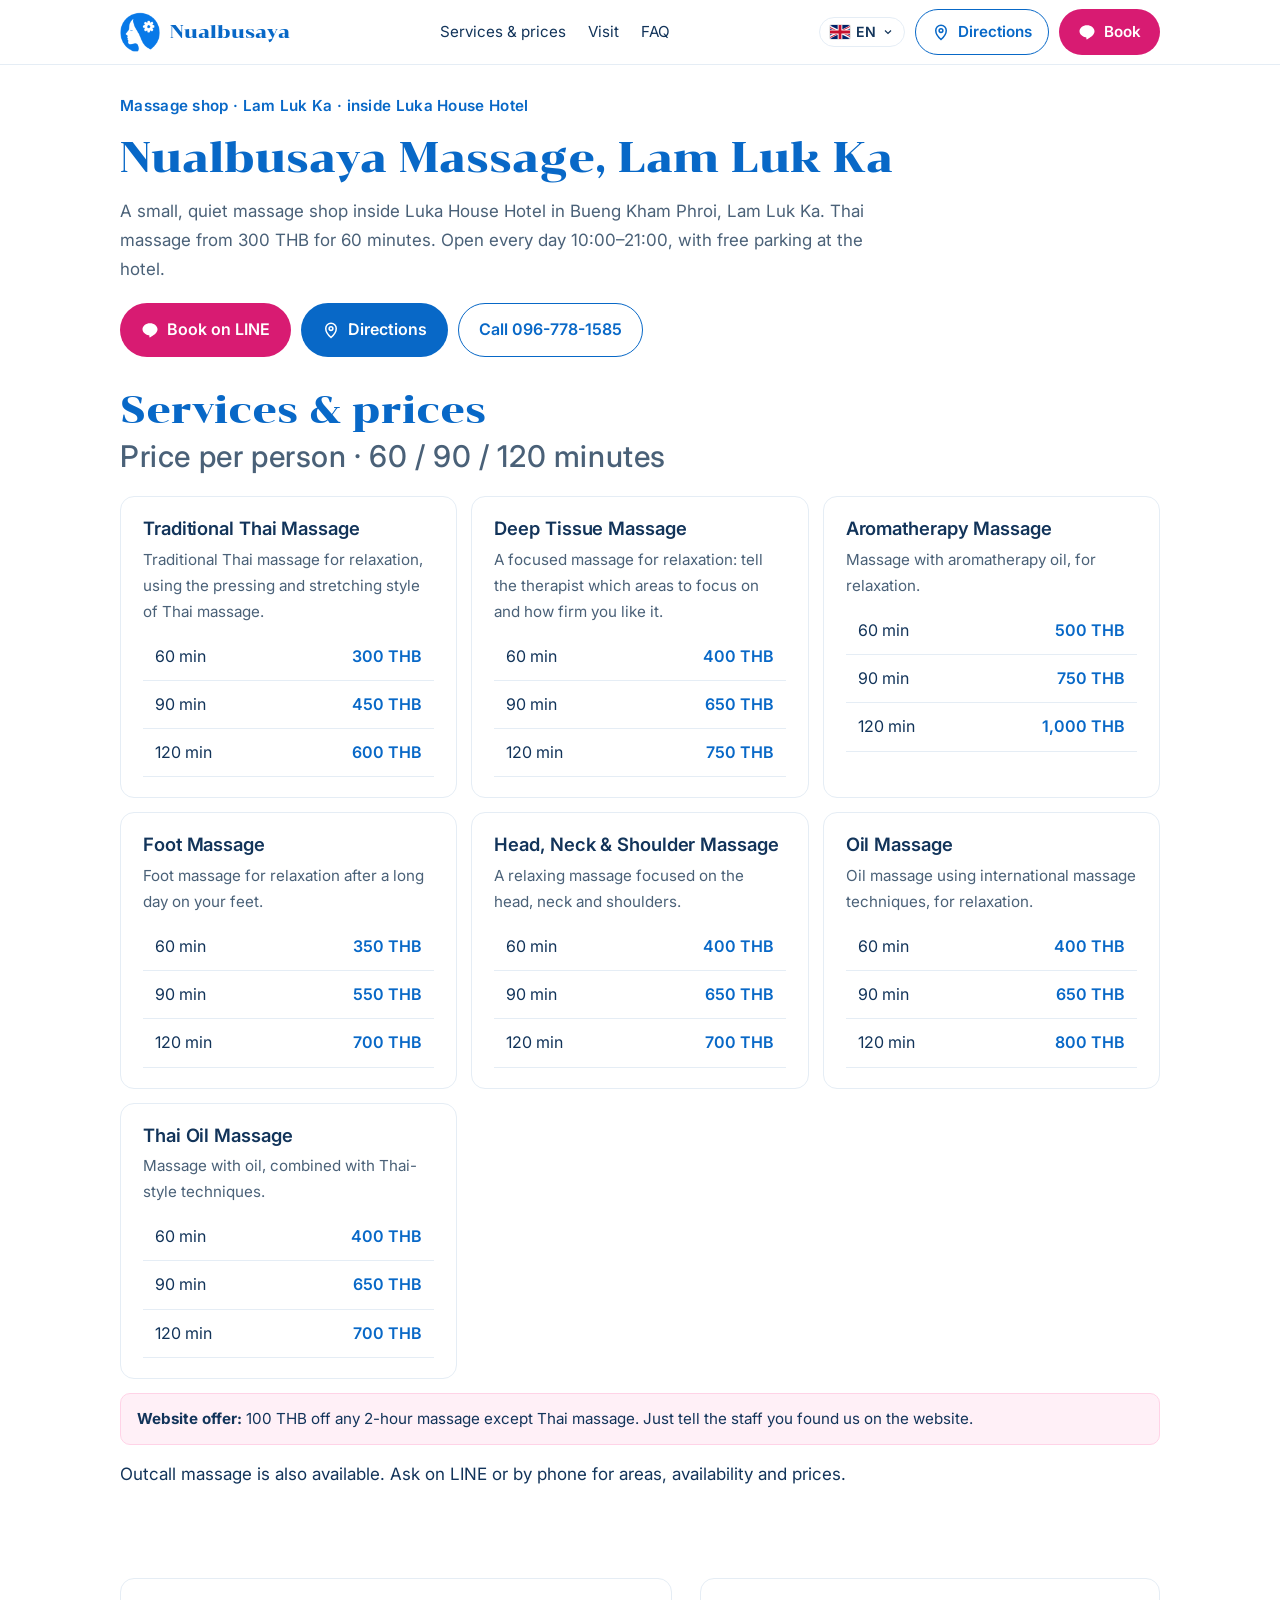
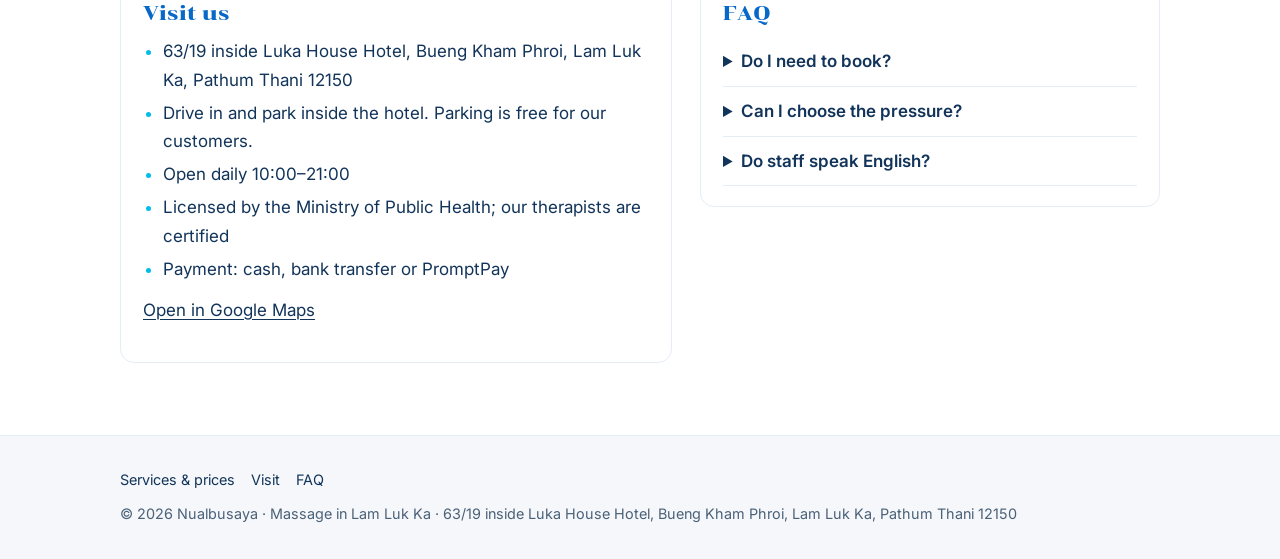
<file: en/index.html>
<!doctype html>
<html lang="en">
<head>
<meta charset="utf-8">
<meta name="viewport" content="width=device-width, initial-scale=1">
<!-- Google Tag Manager -->
<script id="gtm-loader">(function(w,d,s,l,i){w[l]=w[l]||[];w[l].push({'gtm.start':
new Date().getTime(),event:'gtm.js'});var f=d.getElementsByTagName(s)[0],
j=d.createElement(s),dl=l!='dataLayer'?'&l='+l:'';j.async=true;j.src=
'https://www.googletagmanager.com/gtm.js?id='+i+dl;f.parentNode.insertBefore(j,f);
})(window,document,'script','dataLayer','GTM-5KD9B98P');</script>
<script src="/scripts/track.js" defer></script>
<!-- End Google Tag Manager -->
<script src="/scripts/lang-menu.js" defer></script>
<title>Massage in Lam Luk Ka · Thai massage from 300 THB | Nualbusaya</title>
<meta name="description" content="Nualbusaya massage shop inside Luka House Hotel, Bueng Kham Phroi, Lam Luk Ka, Pathum Thani. Thai massage from 300 THB / 60 min. Open daily 10:00–21:00. Free parking. Call 096-778-1585.">
<link rel="canonical" href="https://nualbusaya.com/en/">
<link rel="alternate" hreflang="th" href="https://nualbusaya.com/">
<link rel="alternate" hreflang="en" href="https://nualbusaya.com/en/">
<link rel="alternate" hreflang="x-default" href="https://nualbusaya.com/">
<link rel="icon" type="image/png" sizes="256x256" href="/favicon.png">
<link rel="apple-touch-icon" sizes="256x256" href="/favicon.png">
<meta property="og:type" content="website">
<meta property="og:url" content="https://nualbusaya.com/en/">
<meta property="og:title" content="Massage in Lam Luk Ka · Thai massage from 300 THB | Nualbusaya">
<meta property="og:description" content="Nualbusaya massage shop inside Luka House Hotel, Bueng Kham Phroi, Lam Luk Ka, Pathum Thani. Thai massage from 300 THB / 60 min. Open daily 10:00–21:00. Free parking. Call 096-778-1585.">
<meta property="og:image" content="https://nualbusaya.com/img/shop-thai-massage.jpg">
<meta property="og:locale" content="en_US">
<meta property="og:site_name" content="นวลบุษยา Nualbusaya">
<meta name="twitter:card" content="summary_large_image">
<meta name="theme-color" content="#4e6b55">
<link rel="preconnect" href="https://fonts.googleapis.com">
<link rel="preconnect" href="https://fonts.gstatic.com" crossorigin>
<link href="https://fonts.googleapis.com/css2?family=Chonburi&family=Inter:wght@400;500;600&family=Noto+Sans+Thai:wght@400;500;600&family=Noto+Serif+Thai:wght@500;600&display=swap" rel="stylesheet">
<link rel="stylesheet" href="/styles/site.css">
<link rel="stylesheet" href="/styles/theme.css">
<script type="application/ld+json">
{
  "@context": "https://schema.org",
  "@graph": [
    {
      "@type": "HealthAndBeautyBusiness",
      "@id": "https://nualbusaya.com/#business",
      "name": "Nualbusaya Massage",
      "url": "https://nualbusaya.com/",
      "telephone": "+66967781585",
      "address": {
        "@type": "PostalAddress",
        "streetAddress": "63/19 inside Luka House Hotel, Bueng Kham Phroi",
        "addressLocality": "Lam Luk Ka",
        "addressRegion": "Pathum Thani",
        "postalCode": "12150",
        "addressCountry": "TH"
      },
      "alternateName": "นวลบุษยา",
      "openingHours": "Mo-Su 10:00-21:00",
      "priceRange": "฿300–฿1000"
    },
    {
      "@type": "WebPage",
      "url": "https://nualbusaya.com/en/",
      "inLanguage": "en",
      "name": "Massage in Lam Luk Ka · Thai massage from 300 THB | Nualbusaya"
    }
  ]
}
</script>
</head>
<body>
<!-- Google Tag Manager (noscript) -->
<noscript><iframe src="https://www.googletagmanager.com/ns.html?id=GTM-5KD9B98P" height="0" width="0" style="display:none;visibility:hidden" title="Google Tag Manager"></iframe></noscript>
<!-- End Google Tag Manager (noscript) -->
<a class="skip-link" href="#top">Skip to main content</a>
<header>
  <div class="wrap bar">
    <a class="brand" href="/en/" aria-label="Nualbusaya home">
      <img src="/img/icon-blue.png" alt="" width="40" height="40">
      <b>Nualbusaya</b>
    </a>
    <nav aria-label="Main menu">
      <a href="#services">Services &amp; prices</a>
      <a href="#visit">Visit</a>
      <a href="#faq">FAQ</a>
    </nav>
    <div class="header-actions">
    <details class="lang-menu">
      <summary aria-label="เปลี่ยนภาษา / Change language"><img src="/img/flag-gb.svg" alt="" width="20" height="14"><span>EN</span><svg class="caret" viewBox="0 0 24 24" fill="none" stroke="currentColor" stroke-width="2.4" aria-hidden="true"><path d="m6 9 6 6 6-6"/></svg></summary>
      <ul>
        <li><a href="/" lang="th" hreflang="th"><img src="/img/flag-th.svg" alt="" width="20" height="14">ภาษาไทย</a></li>
        <li><a href="/en/" lang="en" hreflang="en" aria-current="true"><img src="/img/flag-gb.svg" alt="" width="20" height="14">English</a></li>
      </ul>
    </details>
    <a class="btn btn-ghost header-directions" href="https://www.google.com/maps/dir/?api=1&amp;destination=13.9320524,100.7484876" target="_blank" rel="noopener" style="padding:9px 16px;font-size:.95rem"><svg viewBox="0 0 24 24" fill="none" stroke="currentColor" stroke-width="2" aria-hidden="true"><path d="M12 22s7-6.1 7-12a7 7 0 1 0-14 0c0 5.9 7 12 7 12z"/><circle cx="12" cy="10" r="2.5"/></svg>Directions</a>
    <a class="btn btn-book header-book" href="https://line.me/R/ti/p/@288ojpuq" target="_blank" rel="noopener"><svg viewBox="0 0 24 24" fill="currentColor" aria-hidden="true"><path d="M12 3C6.5 3 2 6.6 2 11c0 3.9 3.5 7.2 8.3 7.9.3.1.8.2.9.5.1.3.1.7 0 1l-.1.9c0 .3-.2 1 .9.5s5.9-3.5 8-5.9C21.4 14.3 22 12.7 22 11c0-4.4-4.5-8-10-8z"/></svg>Book</a>
    </div>
  </div>
</header>

<main id="top">
  <section class="page-hero">
    <div class="wrap">
      <div class="eyebrow">Massage shop · Lam Luk Ka · inside Luka House Hotel</div>
      <h1>Nualbusaya Massage, Lam Luk Ka</h1>
      <p class="lead">A small, quiet massage shop inside Luka House Hotel in Bueng Kham Phroi, Lam Luk Ka. Thai massage from 300 THB for 60 minutes. Open every day 10:00–21:00, with free parking at the hotel.</p>
      <div class="btns">
          <a class="btn btn-primary" href="https://www.google.com/maps/dir/?api=1&amp;destination=13.9320524,100.7484876" target="_blank" rel="noopener"><svg viewBox="0 0 24 24" fill="none" stroke="currentColor" stroke-width="2" aria-hidden="true"><path d="M12 22s7-6.1 7-12a7 7 0 1 0-14 0c0 5.9 7 12 7 12z"/><circle cx="12" cy="10" r="2.5"/></svg>Directions</a>
          <a class="btn btn-ghost" href="tel:+66967781585">Call 096-778-1585</a>
          <a class="btn btn-book" href="https://line.me/R/ti/p/@288ojpuq" target="_blank" rel="noopener"><svg viewBox="0 0 24 24" fill="currentColor" aria-hidden="true"><path d="M12 3C6.5 3 2 6.6 2 11c0 3.9 3.5 7.2 8.3 7.9.3.1.8.2.9.5.1.3.1.7 0 1l-.1.9c0 .3-.2 1 .9.5s5.9-3.5 8-5.9C21.4 14.3 22 12.7 22 11c0-4.4-4.5-8-10-8z"/></svg>Book on LINE</a>
        </div>
    </div>
  </section>
  <section id="services" style="padding-top:20px">
    <div class="wrap">
      <h2>Services &amp; prices<span class="en">Price per person · 60 / 90 / 120 minutes</span></h2>
      <div class="menu" style="margin-top:18px">
        <div class="panel">
          <h3 style="font-size:1.15rem">Traditional Thai Massage</h3>
          <p style="color:var(--muted);font-size:.95rem;margin:6px 0 8px">Traditional Thai massage for relaxation, using the pressing and stretching style of Thai massage.</p>
          <table class="price-table"><tbody><tr><td>60 min</td><td>300 THB</td></tr><tr><td>90 min</td><td>450 THB</td></tr><tr><td>120 min</td><td>600 THB</td></tr></tbody></table>
        </div>
        <div class="panel">
          <h3 style="font-size:1.15rem">Deep Tissue Massage</h3>
          <p style="color:var(--muted);font-size:.95rem;margin:6px 0 8px">A focused massage for relaxation: tell the therapist which areas to focus on and how firm you like it.</p>
          <table class="price-table"><tbody><tr><td>60 min</td><td>400 THB</td></tr><tr><td>90 min</td><td>650 THB</td></tr><tr><td>120 min</td><td>750 THB</td></tr></tbody></table>
        </div>
        <div class="panel">
          <h3 style="font-size:1.15rem">Aromatherapy Massage</h3>
          <p style="color:var(--muted);font-size:.95rem;margin:6px 0 8px">Massage with aromatherapy oil, for relaxation.</p>
          <table class="price-table"><tbody><tr><td>60 min</td><td>500 THB</td></tr><tr><td>90 min</td><td>750 THB</td></tr><tr><td>120 min</td><td>1,000 THB</td></tr></tbody></table>
        </div>
        <div class="panel">
          <h3 style="font-size:1.15rem">Foot Massage</h3>
          <p style="color:var(--muted);font-size:.95rem;margin:6px 0 8px">Foot massage for relaxation after a long day on your feet.</p>
          <table class="price-table"><tbody><tr><td>60 min</td><td>350 THB</td></tr><tr><td>90 min</td><td>550 THB</td></tr><tr><td>120 min</td><td>700 THB</td></tr></tbody></table>
        </div>
        <div class="panel">
          <h3 style="font-size:1.15rem">Head, Neck & Shoulder Massage</h3>
          <p style="color:var(--muted);font-size:.95rem;margin:6px 0 8px">A relaxing massage focused on the head, neck and shoulders.</p>
          <table class="price-table"><tbody><tr><td>60 min</td><td>400 THB</td></tr><tr><td>90 min</td><td>650 THB</td></tr><tr><td>120 min</td><td>700 THB</td></tr></tbody></table>
        </div>
        <div class="panel">
          <h3 style="font-size:1.15rem">Oil Massage</h3>
          <p style="color:var(--muted);font-size:.95rem;margin:6px 0 8px">Oil massage using international massage techniques, for relaxation.</p>
          <table class="price-table"><tbody><tr><td>60 min</td><td>400 THB</td></tr><tr><td>90 min</td><td>650 THB</td></tr><tr><td>120 min</td><td>800 THB</td></tr></tbody></table>
        </div>
        <div class="panel">
          <h3 style="font-size:1.15rem">Thai Oil Massage</h3>
          <p style="color:var(--muted);font-size:.95rem;margin:6px 0 8px">Massage with oil, combined with Thai-style techniques.</p>
          <table class="price-table"><tbody><tr><td>60 min</td><td>400 THB</td></tr><tr><td>90 min</td><td>650 THB</td></tr><tr><td>120 min</td><td>700 THB</td></tr></tbody></table>
        </div>
      </div>
      <p class="promo-note"><strong>Website offer:</strong> 100 THB off any 2-hour massage except Thai massage. Just tell the staff you found us on the website.</p>
      <p style="margin-top:12px">Outcall massage is also available. Ask on LINE or by phone for areas, availability and prices.</p>
    </div>
  </section>
  <section id="visit" style="padding-top:0">
    <div class="wrap page-grid">
      <div class="panel">
        <h2>Visit us</h2>
        <ul class="ticks">
          <li>63/19 inside Luka House Hotel, Bueng Kham Phroi, Lam Luk Ka, Pathum Thani 12150</li>
          <li>Drive in and park inside the hotel. Parking is free for our customers.</li>
          <li>Open daily 10:00–21:00</li>
          <li>Licensed by the Ministry of Public Health; our therapists are certified</li>
          <li>Payment: cash, bank transfer or PromptPay</li>
        </ul>
        <p style="margin-top:12px"><a href="https://maps.google.com/?cid=15830764363691679197" target="_blank" rel="noopener">Open in Google Maps</a></p>
      </div>
      <div class="panel faq-mini" id="faq">
        <h2>FAQ</h2>
        <details><summary>Do I need to book?</summary><p>We have two resident therapists, so please call 096-778-1585 or message LINE @288ojpuq before you come.</p></details>
        <details><summary>Can I choose the pressure?</summary><p>Yes. Tell your therapist if you prefer firm or light pressure.</p></details>
        <details><summary>Do staff speak English?</summary><p>Please message us on LINE; written messages are the easiest way to arrange your visit.</p></details>
      </div>
    </div>
  </section>
</main>
<footer>
  <div class="wrap row" style="flex-direction:column;align-items:flex-start;gap:10px">
    <nav class="footer-links" aria-label="Other pages"><a href="#services">Services &amp; prices</a><a href="#visit">Visit</a><a href="#faq">FAQ</a></nav>
    <span>© 2026 Nualbusaya · Massage in Lam Luk Ka · 63/19 inside Luka House Hotel, Bueng Kham Phroi, Lam Luk Ka, Pathum Thani 12150</span>
  </div>
</footer>
<div class="dock" aria-label="Directions and contact">
  <a class="btn btn-primary" href="https://www.google.com/maps/dir/?api=1&amp;destination=13.9320524,100.7484876" target="_blank" rel="noopener">Directions</a>
  <a class="btn btn-ghost" href="tel:+66967781585">Call</a>
  <a class="btn btn-book" href="https://line.me/R/ti/p/@288ojpuq" target="_blank" rel="noopener">Book on LINE</a>
</div>
</body>
</html>
</file>
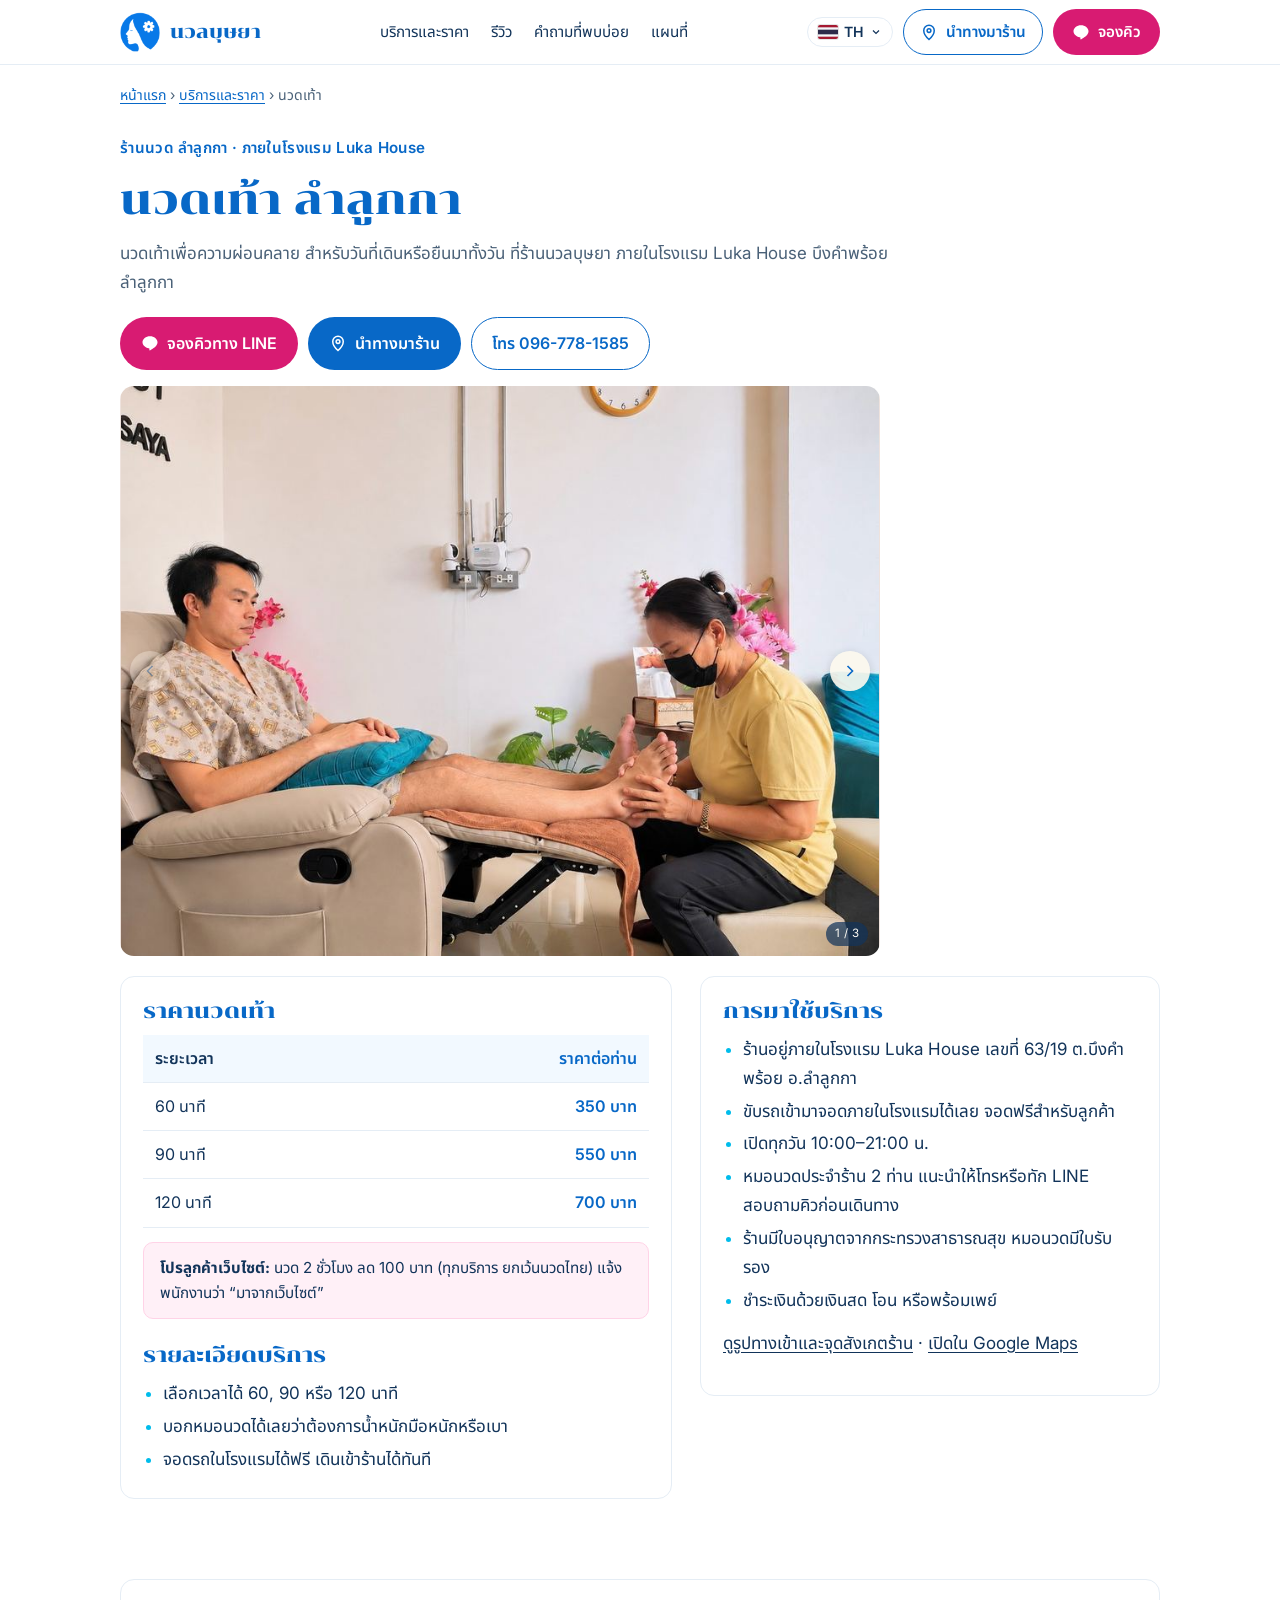
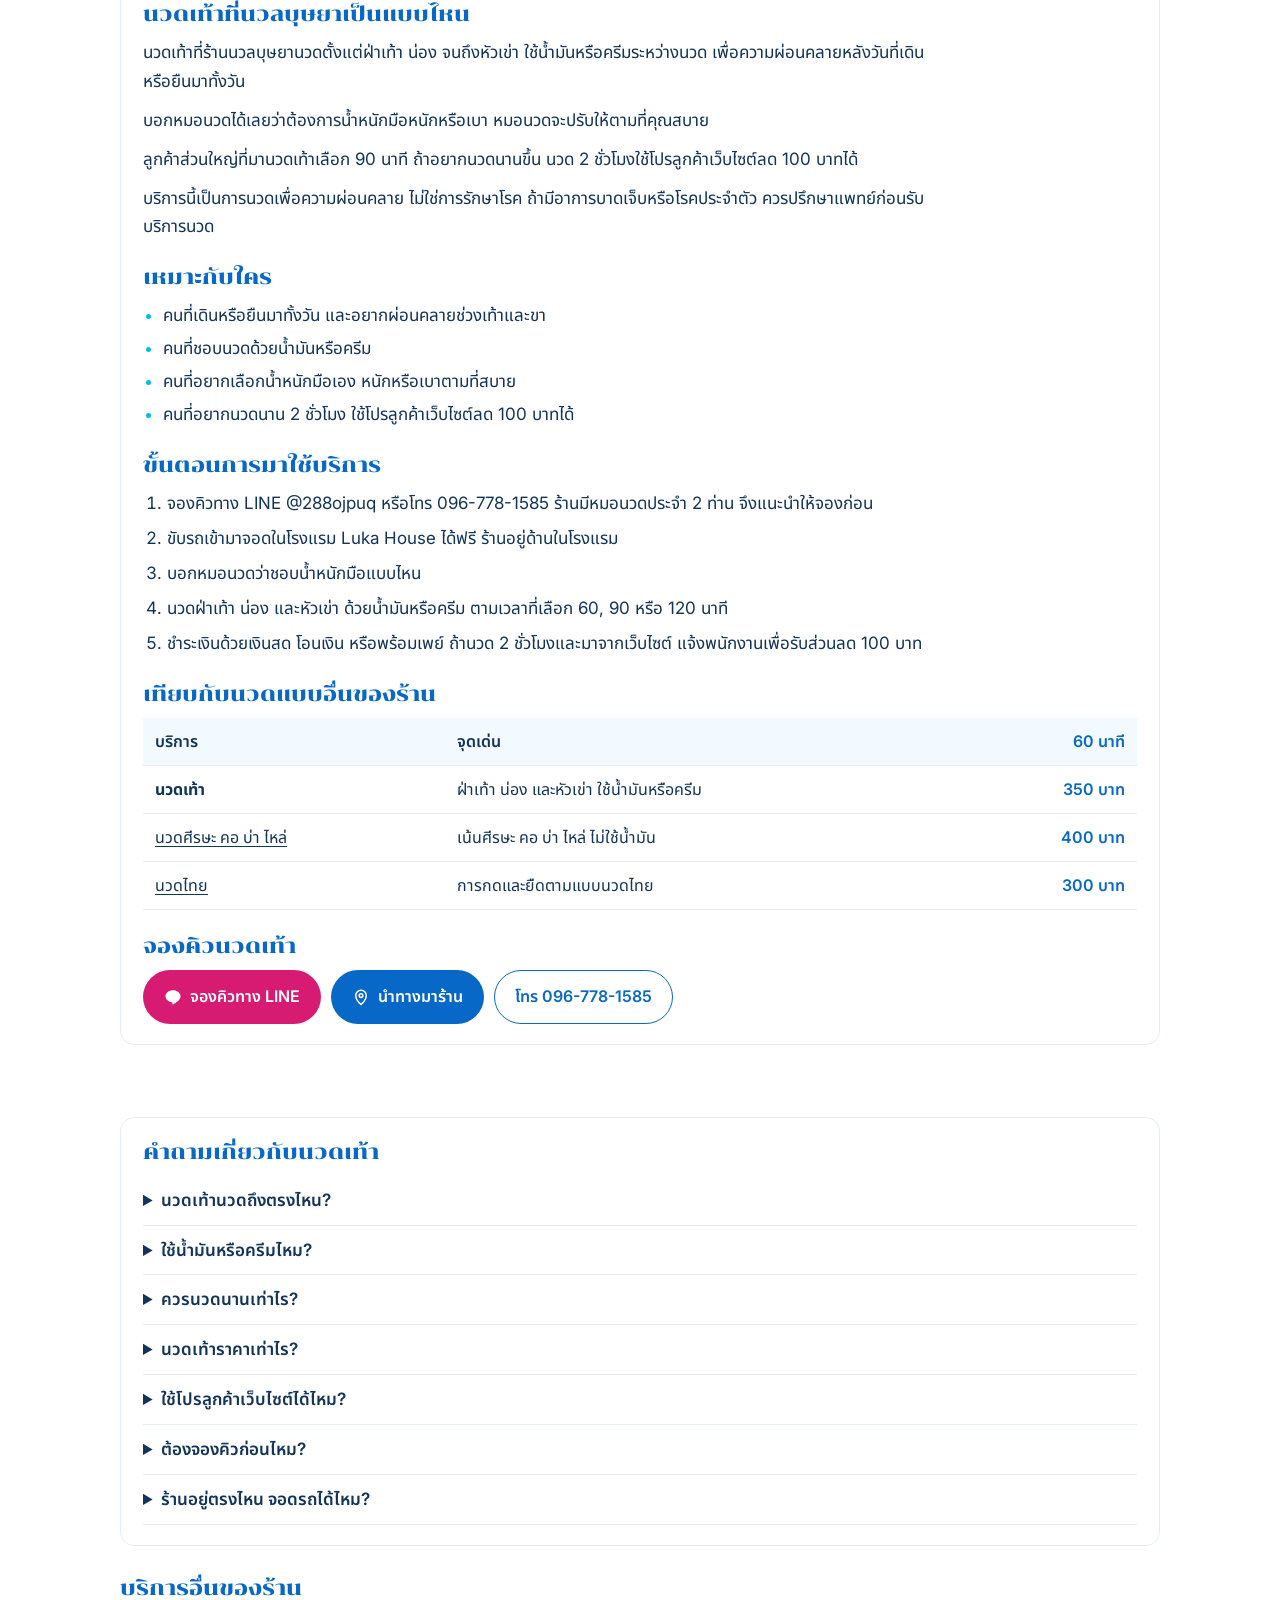
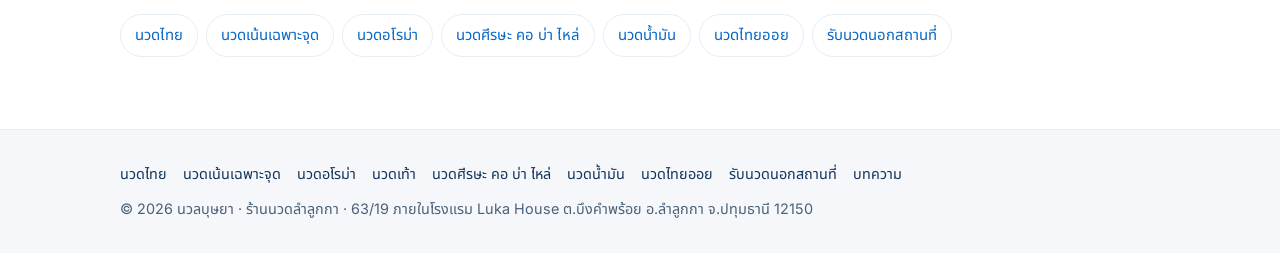
<file: foot-massage/index.html>
<!doctype html>
<html lang="th">
<head>
<meta charset="utf-8">
<meta name="viewport" content="width=device-width, initial-scale=1">
<!-- Google Tag Manager -->
<script id="gtm-loader">(function(w,d,s,l,i){w[l]=w[l]||[];w[l].push({'gtm.start':
new Date().getTime(),event:'gtm.js'});var f=d.getElementsByTagName(s)[0],
j=d.createElement(s),dl=l!='dataLayer'?'&l='+l:'';j.async=true;j.src=
'https://www.googletagmanager.com/gtm.js?id='+i+dl;f.parentNode.insertBefore(j,f);
})(window,document,'script','dataLayer','GTM-5KD9B98P');</script>
<script src="/scripts/track.js" defer></script>
<!-- End Google Tag Manager -->
<script src="/scripts/lang-menu.js" defer></script>
<title>นวดเท้า ลำลูกกา 350 บาท/60 นาที · นวลบุษยา</title>
<meta name="description" content="นวดเท้า ฝ่าเท้า น่อง และหัวเข่า ใช้น้ำมันหรือครีม 60 นาที 350 บาท นวด 2 ชั่วโมงลด 100 บาท ในโรงแรม Luka House ลำลูกกา จอดรถฟรี">
<link rel="canonical" href="https://nualbusaya.com/foot-massage/">
<link rel="icon" type="image/png" sizes="256x256" href="/favicon.png">
<link rel="apple-touch-icon" sizes="256x256" href="/favicon.png">
<meta property="og:type" content="website">
<meta property="og:url" content="https://nualbusaya.com/foot-massage/">
<meta property="og:title" content="นวดเท้า ลำลูกกา 350 บาท/60 นาที · นวลบุษยา">
<meta property="og:description" content="นวดเท้า ฝ่าเท้า น่อง และหัวเข่า ใช้น้ำมันหรือครีม 60 นาที 350 บาท นวด 2 ชั่วโมงลด 100 บาท ในโรงแรม Luka House ลำลูกกา จอดรถฟรี">
<meta property="og:image" content="https://nualbusaya.com/img/shop-thai-massage.jpg">
<meta property="og:locale" content="th_TH">
<meta property="og:site_name" content="นวลบุษยา Nualbusaya">
<meta name="twitter:card" content="summary_large_image">
<meta name="theme-color" content="#4e6b55">
<link rel="preconnect" href="https://fonts.googleapis.com">
<link rel="preconnect" href="https://fonts.gstatic.com" crossorigin>
<link href="https://fonts.googleapis.com/css2?family=Chonburi&family=Inter:wght@400;500;600&family=Noto+Sans+Thai:wght@400;500;600&family=Noto+Serif+Thai:wght@500;600&display=swap" rel="stylesheet">
<link rel="stylesheet" href="/styles/site.css">
<link rel="stylesheet" href="/styles/theme.css">
<script type="application/ld+json">
{
  "@context": "https://schema.org",
  "@graph": [
    {
      "@type": "HealthAndBeautyBusiness",
      "@id": "https://nualbusaya.com/#business",
      "name": "นวลบุษยา Nualbusaya",
      "url": "https://nualbusaya.com/",
      "telephone": "+66967781585",
      "address": {
        "@type": "PostalAddress",
        "streetAddress": "63/19 ภายในโรงแรม Luka House ตำบลบึงคำพร้อย",
        "addressLocality": "ลำลูกกา",
        "addressRegion": "ปทุมธานี",
        "postalCode": "12150",
        "addressCountry": "TH"
      }
    },
    {
      "@type": "Service",
      "@id": "https://nualbusaya.com/foot-massage/#service",
      "name": "นวดเท้า",
      "alternateName": "Foot Massage",
      "serviceType": "นวดเท้า",
      "description": "นวดเท้าเพื่อความผ่อนคลาย สำหรับวันที่เดินหรือยืนมาทั้งวัน ที่ร้านนวลบุษยา ภายในโรงแรม Luka House บึงคำพร้อย ลำลูกกา",
      "url": "https://nualbusaya.com/foot-massage/",
      "provider": {
        "@id": "https://nualbusaya.com/#business"
      },
      "areaServed": {
        "@type": "City",
        "name": "ลำลูกกา"
      },
      "offers": [
        {
          "@type": "Offer",
          "name": "นวดเท้า 60 นาที",
          "price": 350,
          "priceCurrency": "THB",
          "url": "https://nualbusaya.com/foot-massage/"
        },
        {
          "@type": "Offer",
          "name": "นวดเท้า 90 นาที",
          "price": 550,
          "priceCurrency": "THB",
          "url": "https://nualbusaya.com/foot-massage/"
        },
        {
          "@type": "Offer",
          "name": "นวดเท้า 120 นาที",
          "price": 700,
          "priceCurrency": "THB",
          "url": "https://nualbusaya.com/foot-massage/"
        }
      ]
    },
    {
      "@type": "BreadcrumbList",
      "itemListElement": [
        {
          "@type": "ListItem",
          "position": 1,
          "name": "นวลบุษยา",
          "item": "https://nualbusaya.com/"
        },
        {
          "@type": "ListItem",
          "position": 2,
          "name": "บริการและราคา",
          "item": "https://nualbusaya.com/#menu"
        },
        {
          "@type": "ListItem",
          "position": 3,
          "name": "นวดเท้า",
          "item": "https://nualbusaya.com/foot-massage/"
        }
      ]
    },
    {
      "@type": "FAQPage",
      "@id": "https://nualbusaya.com/foot-massage/#faq",
      "mainEntity": [
        {
          "@type": "Question",
          "name": "นวดเท้านวดถึงตรงไหน?",
          "acceptedAnswer": {
            "@type": "Answer",
            "text": "นวดตั้งแต่ฝ่าเท้า น่อง จนถึงหัวเข่า"
          }
        },
        {
          "@type": "Question",
          "name": "ใช้น้ำมันหรือครีมไหม?",
          "acceptedAnswer": {
            "@type": "Answer",
            "text": "ใช้น้ำมันหรือครีมระหว่างนวด"
          }
        },
        {
          "@type": "Question",
          "name": "ควรนวดนานเท่าไร?",
          "acceptedAnswer": {
            "@type": "Answer",
            "text": "เลือกได้ 60, 90 หรือ 120 นาที ลูกค้าส่วนใหญ่ที่มานวดเท้าเลือก 90 นาที"
          }
        },
        {
          "@type": "Question",
          "name": "นวดเท้าราคาเท่าไร?",
          "acceptedAnswer": {
            "@type": "Answer",
            "text": "60 นาที 350 บาท · 90 นาที 550 บาท · 120 นาที 700 บาท ราคาต่อท่าน"
          }
        },
        {
          "@type": "Question",
          "name": "ใช้โปรลูกค้าเว็บไซต์ได้ไหม?",
          "acceptedAnswer": {
            "@type": "Answer",
            "text": "ได้ นวด 2 ชั่วโมง ลด 100 บาท จาก 700 บาท เหลือ 600 บาท แจ้งพนักงานว่า “มาจากเว็บไซต์”"
          }
        },
        {
          "@type": "Question",
          "name": "ต้องจองคิวก่อนไหม?",
          "acceptedAnswer": {
            "@type": "Answer",
            "text": "ร้านมีหมอนวดประจำ 2 ท่าน แนะนำให้โทร 096-778-1585 หรือทัก LINE @288ojpuq สอบถามคิวก่อนเดินทาง"
          }
        },
        {
          "@type": "Question",
          "name": "ร้านอยู่ตรงไหน จอดรถได้ไหม?",
          "acceptedAnswer": {
            "@type": "Answer",
            "text": "ร้านอยู่ด้านในโรงแรม Luka House ต.บึงคำพร้อย อ.ลำลูกกา ขับรถเข้ามาจอดภายในโรงแรมได้ฟรี"
          }
        }
      ]
    }
  ]
}
</script>
</head>
<body>
<!-- Google Tag Manager (noscript) -->
<noscript><iframe src="https://www.googletagmanager.com/ns.html?id=GTM-5KD9B98P" height="0" width="0" style="display:none;visibility:hidden" title="Google Tag Manager"></iframe></noscript>
<!-- End Google Tag Manager (noscript) -->
<a class="skip-link" href="#top">ข้ามไปเนื้อหาหลัก</a>
<header>
  <div class="wrap bar">
    <a class="brand" href="/" aria-label="นวลบุษยา หน้าแรก">
      <img src="/img/icon-blue.png" alt="" width="40" height="40">
      <b>นวลบุษยา</b>
    </a>
    <nav aria-label="เมนูหลัก">
      <a href="/#menu">บริการและราคา</a>
      <a href="/#reviews">รีวิว</a>
      <a href="/#faq">คำถามที่พบบ่อย</a>
      <a href="/#location">แผนที่</a>
    </nav>
    <div class="header-actions">
    <details class="lang-menu">
      <summary aria-label="เปลี่ยนภาษา / Change language"><img src="/img/flag-th.svg" alt="" width="20" height="14"><span>TH</span><svg class="caret" viewBox="0 0 24 24" fill="none" stroke="currentColor" stroke-width="2.4" aria-hidden="true"><path d="m6 9 6 6 6-6"/></svg></summary>
      <ul>
        <li><a href="/foot-massage/" lang="th" hreflang="th" aria-current="true"><img src="/img/flag-th.svg" alt="" width="20" height="14">ภาษาไทย</a></li>
        <li><a href="/en/" lang="en" hreflang="en"><img src="/img/flag-gb.svg" alt="" width="20" height="14">English</a></li>
      </ul>
    </details>
    <a class="btn btn-ghost header-directions" href="https://www.google.com/maps/dir/?api=1&amp;destination=13.9320524,100.7484876" target="_blank" rel="noopener" style="padding:9px 16px;font-size:.95rem"><svg viewBox="0 0 24 24" fill="none" stroke="currentColor" stroke-width="2" aria-hidden="true"><path d="M12 22s7-6.1 7-12a7 7 0 1 0-14 0c0 5.9 7 12 7 12z"/><circle cx="12" cy="10" r="2.5"/></svg>นำทางมาร้าน</a>
    <a class="btn btn-book header-book" href="https://line.me/R/ti/p/@288ojpuq" target="_blank" rel="noopener"><svg viewBox="0 0 24 24" fill="currentColor" aria-hidden="true"><path d="M12 3C6.5 3 2 6.6 2 11c0 3.9 3.5 7.2 8.3 7.9.3.1.8.2.9.5.1.3.1.7 0 1l-.1.9c0 .3-.2 1 .9.5s5.9-3.5 8-5.9C21.4 14.3 22 12.7 22 11c0-4.4-4.5-8-10-8z"/></svg>จองคิว</a>
    </div>
  </div>
</header>

<main id="top">
  <div class="wrap crumbs"><a href="/">หน้าแรก</a> › <a href="/#menu">บริการและราคา</a> › นวดเท้า</div>
  <section class="page-hero">
    <div class="wrap">
      <div class="eyebrow">ร้านนวด ลำลูกกา · ภายในโรงแรม Luka House</div>
      <h1>นวดเท้า ลำลูกกา</h1>
      <p class="lead">นวดเท้าเพื่อความผ่อนคลาย สำหรับวันที่เดินหรือยืนมาทั้งวัน ที่ร้านนวลบุษยา ภายในโรงแรม Luka House บึงคำพร้อย ลำลูกกา</p>
      <div class="btns">
          <a class="btn btn-primary" href="https://www.google.com/maps/dir/?api=1&amp;destination=13.9320524,100.7484876" target="_blank" rel="noopener"><svg viewBox="0 0 24 24" fill="none" stroke="currentColor" stroke-width="2" aria-hidden="true"><path d="M12 22s7-6.1 7-12a7 7 0 1 0-14 0c0 5.9 7 12 7 12z"/><circle cx="12" cy="10" r="2.5"/></svg>นำทางมาร้าน</a>
          <a class="btn btn-ghost" href="tel:+66967781585">โทร 096-778-1585</a>
          <a class="btn btn-book" href="https://line.me/R/ti/p/@288ojpuq" target="_blank" rel="noopener"><svg viewBox="0 0 24 24" fill="currentColor" aria-hidden="true"><path d="M12 3C6.5 3 2 6.6 2 11c0 3.9 3.5 7.2 8.3 7.9.3.1.8.2.9.5.1.3.1.7 0 1l-.1.9c0 .3-.2 1 .9.5s5.9-3.5 8-5.9C21.4 14.3 22 12.7 22 11c0-4.4-4.5-8-10-8z"/></svg>จองคิวทาง LINE</a>
        </div>
    </div>
  </section>
  <section style="padding:8px 0 0" aria-label="รูปนวดเท้าที่ร้าน">
    <div class="wrap">
      <div class="service-gallery page-gallery" data-service-gallery>
        <div class="service-gallery-track" tabindex="0" role="region" aria-roledescription="carousel" aria-label="รูปนวดเท้าที่ร้านนวลบุษยา ปัดหรือกดลูกศรเพื่อดูรูปถัดไป">
        <figure class="service-gallery-slide" aria-label="รูปที่ 1 จาก 3"><img src="/img/foot-massage/foot-massage-1.jpg" alt="หมอนวดนวดเท้าให้ลูกค้าที่นั่งเอนบนเก้าอี้ปรับระดับของร้าน" width="900" height="676" loading="lazy" decoding="async"></figure>
        <figure class="service-gallery-slide" aria-label="รูปที่ 2 จาก 3"><img src="/img/foot-massage/foot-massage-2.jpg" alt="หมอนวดกดฝ่าเท้าลูกค้า ข้างตะกร้าครีมและยาหม่องสำหรับนวดเท้า" width="900" height="675" loading="lazy" decoding="async"></figure>
        <figure class="service-gallery-slide" aria-label="รูปที่ 3 จาก 3"><img src="/img/foot-massage/foot-massage-3.jpg" alt="หมอนวดนวดฝ่าเท้าลูกค้าใต้ป้ายชื่อร้านนวลบุษยา" width="676" height="900" loading="lazy" decoding="async"></figure>
        </div>
        <button class="service-gallery-btn service-gallery-prev" type="button" aria-label="รูปก่อนหน้า" hidden><svg viewBox="0 0 24 24" aria-hidden="true" focusable="false" fill="none" stroke="currentColor" stroke-width="2"><path d="m15 6-6 6 6 6"/></svg></button>
        <button class="service-gallery-btn service-gallery-next" type="button" aria-label="รูปถัดไป" hidden><svg viewBox="0 0 24 24" aria-hidden="true" focusable="false" fill="none" stroke="currentColor" stroke-width="2"><path d="m9 6 6 6-6 6"/></svg></button>
        <span class="service-gallery-count" aria-hidden="true">1 / 3</span>
      </div>
      <script src="/scripts/services.js" defer></script>
    </div>
  </section>
  <section style="padding-top:20px">
    <div class="wrap page-grid">
      <div class="panel">
        <h2>ราคานวดเท้า</h2>
        <table class="price-table">
          <thead><tr><th scope="col">ระยะเวลา</th><th scope="col">ราคาต่อท่าน</th></tr></thead>
          <tbody>
              <tr><td>60 นาที</td><td>350 บาท</td></tr>
              <tr><td>90 นาที</td><td>550 บาท</td></tr>
              <tr><td>120 นาที</td><td>700 บาท</td></tr>
          </tbody>
        </table>
        <p class="promo-note"><strong>โปรลูกค้าเว็บไซต์:</strong> นวด 2 ชั่วโมง ลด 100 บาท (ทุกบริการ ยกเว้นนวดไทย) แจ้งพนักงานว่า “มาจากเว็บไซต์”</p>
        <h2 style="margin-top:22px">รายละเอียดบริการ</h2>
        <ul class="ticks">
            <li>เลือกเวลาได้ 60, 90 หรือ 120 นาที</li>
            <li>บอกหมอนวดได้เลยว่าต้องการน้ำหนักมือหนักหรือเบา</li>
            <li>จอดรถในโรงแรมได้ฟรี เดินเข้าร้านได้ทันที</li>
        </ul>
      </div>
      <div class="panel">
        <h2>การมาใช้บริการ</h2>
        <ul class="ticks">
            <li>ร้านอยู่ภายในโรงแรม Luka House เลขที่ 63/19 ต.บึงคำพร้อย อ.ลำลูกกา</li>
            <li>ขับรถเข้ามาจอดภายในโรงแรมได้เลย จอดฟรีสำหรับลูกค้า</li>
            <li>เปิดทุกวัน 10:00–21:00 น.</li>
            <li>หมอนวดประจำร้าน 2 ท่าน แนะนำให้โทรหรือทัก LINE สอบถามคิวก่อนเดินทาง</li>
            <li>ร้านมีใบอนุญาตจากกระทรวงสาธารณสุข หมอนวดมีใบรับรอง</li>
            <li>ชำระเงินด้วยเงินสด โอน หรือพร้อมเพย์</li>
          </ul>
        <p style="margin-top:14px"><a href="/#photos">ดูรูปทางเข้าและจุดสังเกตร้าน</a> · <a href="https://maps.google.com/?cid=15830764363691679197" target="_blank" rel="noopener">เปิดใน Google Maps</a></p>
      </div>
    </div>
  </section>
  <section class="service-detail" id="details" style="padding-top:8px">
    <div class="wrap">
      <div class="panel">
        <h2>นวดเท้าที่นวลบุษยาเป็นแบบไหน</h2>
        <p>นวดเท้าที่ร้านนวลบุษยานวดตั้งแต่ฝ่าเท้า น่อง จนถึงหัวเข่า ใช้น้ำมันหรือครีมระหว่างนวด เพื่อความผ่อนคลายหลังวันที่เดินหรือยืนมาทั้งวัน</p>
        <p>บอกหมอนวดได้เลยว่าต้องการน้ำหนักมือหนักหรือเบา หมอนวดจะปรับให้ตามที่คุณสบาย</p>
        <p>ลูกค้าส่วนใหญ่ที่มานวดเท้าเลือก 90 นาที ถ้าอยากนวดนานขึ้น นวด 2 ชั่วโมงใช้โปรลูกค้าเว็บไซต์ลด 100 บาทได้</p>
        <p>บริการนี้เป็นการนวดเพื่อความผ่อนคลาย ไม่ใช่การรักษาโรค ถ้ามีอาการบาดเจ็บหรือโรคประจำตัว ควรปรึกษาแพทย์ก่อนรับบริการนวด</p>
        <h2 style="margin-top:22px">เหมาะกับใคร</h2>
        <ul class="ticks">
          <li>คนที่เดินหรือยืนมาทั้งวัน และอยากผ่อนคลายช่วงเท้าและขา</li>
          <li>คนที่ชอบนวดด้วยน้ำมันหรือครีม</li>
          <li>คนที่อยากเลือกน้ำหนักมือเอง หนักหรือเบาตามที่สบาย</li>
          <li>คนที่อยากนวดนาน 2 ชั่วโมง ใช้โปรลูกค้าเว็บไซต์ลด 100 บาทได้</li>
        </ul>
        <h2 style="margin-top:22px">ขั้นตอนการมาใช้บริการ</h2>
        <ol class="steps">
          <li>จองคิวทาง LINE @288ojpuq หรือโทร 096-778-1585 ร้านมีหมอนวดประจำ 2 ท่าน จึงแนะนำให้จองก่อน</li>
          <li>ขับรถเข้ามาจอดในโรงแรม Luka House ได้ฟรี ร้านอยู่ด้านในโรงแรม</li>
          <li>บอกหมอนวดว่าชอบน้ำหนักมือแบบไหน</li>
          <li>นวดฝ่าเท้า น่อง และหัวเข่า ด้วยน้ำมันหรือครีม ตามเวลาที่เลือก 60, 90 หรือ 120 นาที</li>
          <li>ชำระเงินด้วยเงินสด โอนเงิน หรือพร้อมเพย์ ถ้านวด 2 ชั่วโมงและมาจากเว็บไซต์ แจ้งพนักงานเพื่อรับส่วนลด 100 บาท</li>
        </ol>
        <h2 style="margin-top:22px">เทียบกับนวดแบบอื่นของร้าน</h2>
        <table class="price-table compare-table">
          <thead><tr><th scope="col">บริการ</th><th scope="col">จุดเด่น</th><th scope="col">60 นาที</th></tr></thead>
          <tbody>
            <tr><td><strong>นวดเท้า</strong></td><td>ฝ่าเท้า น่อง และหัวเข่า ใช้น้ำมันหรือครีม</td><td>350 บาท</td></tr>
            <tr><td><a href="/head-neck-shoulder/">นวดศีรษะ คอ บ่า ไหล่</a></td><td>เน้นศีรษะ คอ บ่า ไหล่ ไม่ใช้น้ำมัน</td><td>400 บาท</td></tr>
            <tr><td><a href="/thai-massage/">นวดไทย</a></td><td>การกดและยืดตามแบบนวดไทย</td><td>300 บาท</td></tr>
          </tbody>
        </table>
        <h2 style="margin-top:22px">จองคิวนวดเท้า</h2>
        <div class="btns">
          <a class="btn btn-primary" href="https://www.google.com/maps/dir/?api=1&amp;destination=13.9320524,100.7484876" target="_blank" rel="noopener"><svg viewBox="0 0 24 24" fill="none" stroke="currentColor" stroke-width="2" aria-hidden="true"><path d="M12 22s7-6.1 7-12a7 7 0 1 0-14 0c0 5.9 7 12 7 12z"/><circle cx="12" cy="10" r="2.5"/></svg>นำทางมาร้าน</a>
          <a class="btn btn-ghost" href="tel:+66967781585">โทร 096-778-1585</a>
          <a class="btn btn-book" href="https://line.me/R/ti/p/@288ojpuq" target="_blank" rel="noopener"><svg viewBox="0 0 24 24" fill="currentColor" aria-hidden="true"><path d="M12 3C6.5 3 2 6.6 2 11c0 3.9 3.5 7.2 8.3 7.9.3.1.8.2.9.5.1.3.1.7 0 1l-.1.9c0 .3-.2 1 .9.5s5.9-3.5 8-5.9C21.4 14.3 22 12.7 22 11c0-4.4-4.5-8-10-8z"/></svg>จองคิวทาง LINE</a>
        </div>
      </div>
    </div>
  </section>
  <section style="padding-top:0">
    <div class="wrap">
      <div class="panel faq-mini">
        <h2>คำถามเกี่ยวกับนวดเท้า</h2>
        <details><summary>นวดเท้านวดถึงตรงไหน?</summary><p>นวดตั้งแต่ฝ่าเท้า น่อง จนถึงหัวเข่า</p></details>
        <details><summary>ใช้น้ำมันหรือครีมไหม?</summary><p>ใช้น้ำมันหรือครีมระหว่างนวด</p></details>
        <details><summary>ควรนวดนานเท่าไร?</summary><p>เลือกได้ 60, 90 หรือ 120 นาที ลูกค้าส่วนใหญ่ที่มานวดเท้าเลือก 90 นาที</p></details>
        <details><summary>นวดเท้าราคาเท่าไร?</summary><p>60 นาที 350 บาท · 90 นาที 550 บาท · 120 นาที 700 บาท ราคาต่อท่าน</p></details>
        <details><summary>ใช้โปรลูกค้าเว็บไซต์ได้ไหม?</summary><p>ได้ นวด 2 ชั่วโมง ลด 100 บาท จาก 700 บาท เหลือ 600 บาท แจ้งพนักงานว่า “มาจากเว็บไซต์”</p></details>
        <details><summary>ต้องจองคิวก่อนไหม?</summary><p>ร้านมีหมอนวดประจำ 2 ท่าน แนะนำให้โทร 096-778-1585 หรือทัก LINE @288ojpuq สอบถามคิวก่อนเดินทาง</p></details>
        <details><summary>ร้านอยู่ตรงไหน จอดรถได้ไหม?</summary><p>ร้านอยู่ด้านในโรงแรม Luka House ต.บึงคำพร้อย อ.ลำลูกกา ขับรถเข้ามาจอดภายในโรงแรมได้ฟรี</p></details>
      </div>
      <h2 style="margin:28px 0 12px;font-size:1.3rem">บริการอื่นของร้าน</h2>
      <ul class="other-services"><li><a href="/thai-massage/">นวดไทย</a></li><li><a href="/deep-tissue/">นวดเน้นเฉพาะจุด</a></li><li><a href="/aromatherapy/">นวดอโรม่า</a></li><li><a href="/head-neck-shoulder/">นวดศีรษะ คอ บ่า ไหล่</a></li><li><a href="/oil-massage/">นวดน้ำมัน</a></li><li><a href="/thai-oil/">นวดไทยออย</a></li><li><a href="/outcall/">รับนวดนอกสถานที่</a></li></ul>
    </div>
  </section>
</main>
<footer>
  <div class="wrap row" style="flex-direction:column;align-items:flex-start;gap:10px">
    <nav class="footer-links" aria-label="บริการทั้งหมด"><a href="/thai-massage/">นวดไทย</a><a href="/deep-tissue/">นวดเน้นเฉพาะจุด</a><a href="/aromatherapy/">นวดอโรม่า</a><a href="/foot-massage/">นวดเท้า</a><a href="/head-neck-shoulder/">นวดศีรษะ คอ บ่า ไหล่</a><a href="/oil-massage/">นวดน้ำมัน</a><a href="/thai-oil/">นวดไทยออย</a><a href="/outcall/">รับนวดนอกสถานที่</a><a href="/guides/">บทความ</a></nav>
    <span>© 2026 นวลบุษยา · ร้านนวดลำลูกกา · 63/19 ภายในโรงแรม Luka House ต.บึงคำพร้อย อ.ลำลูกกา จ.ปทุมธานี 12150</span>
  </div>
</footer>
<div class="dock" aria-label="นำทางและติดต่อร้าน">
  <a class="btn btn-primary" href="https://www.google.com/maps/dir/?api=1&amp;destination=13.9320524,100.7484876" target="_blank" rel="noopener">นำทางมาร้าน</a>
  <a class="btn btn-ghost" href="tel:+66967781585">โทร</a>
  <a class="btn btn-book" href="https://line.me/R/ti/p/@288ojpuq" target="_blank" rel="noopener">จองคิว LINE</a>
</div>
</body>
</html>
</file>
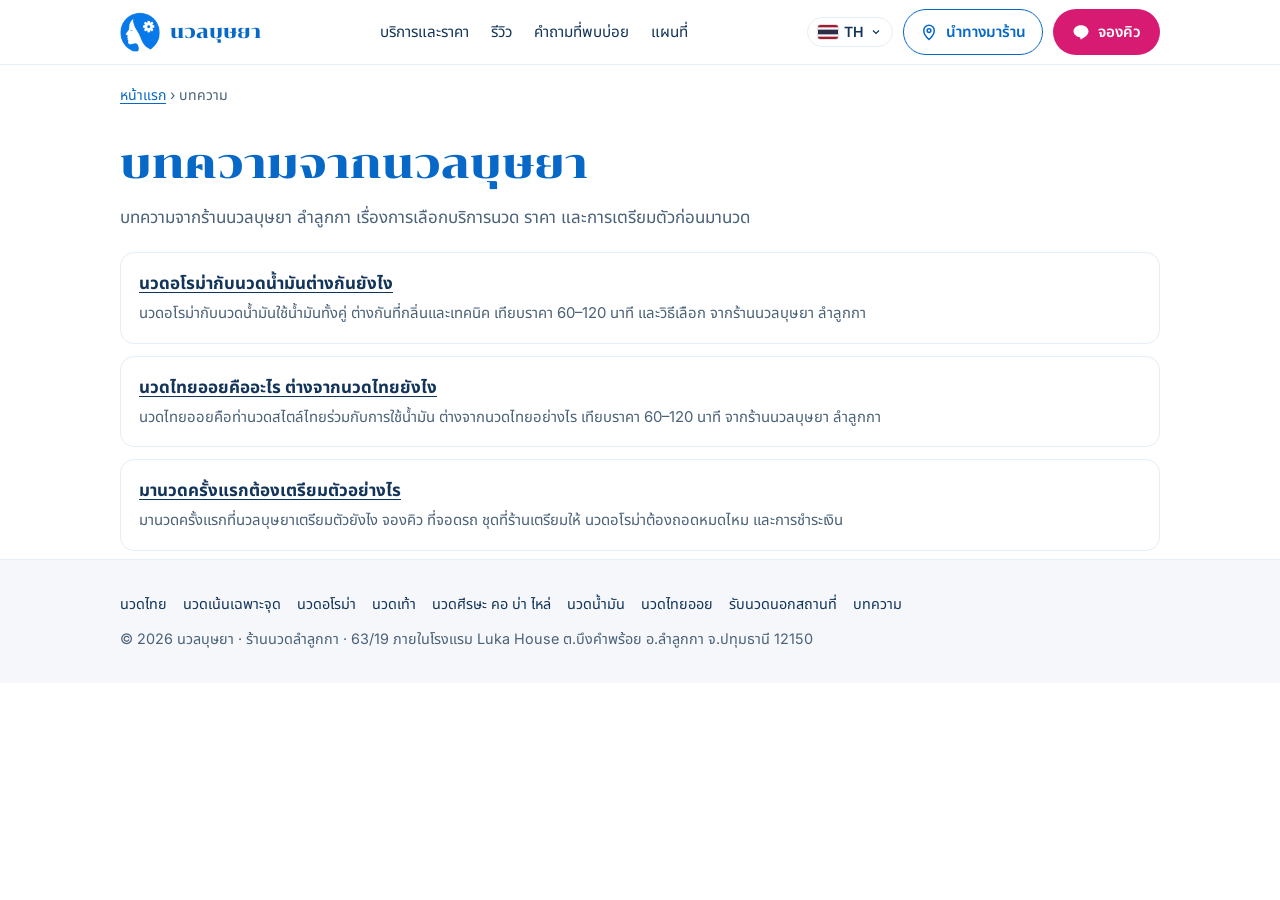
<file: guides/index.html>
<!doctype html>
<html lang="th">
<head>
<meta charset="utf-8">
<meta name="viewport" content="width=device-width, initial-scale=1">
<!-- Google Tag Manager -->
<script id="gtm-loader">(function(w,d,s,l,i){w[l]=w[l]||[];w[l].push({'gtm.start':
new Date().getTime(),event:'gtm.js'});var f=d.getElementsByTagName(s)[0],
j=d.createElement(s),dl=l!='dataLayer'?'&l='+l:'';j.async=true;j.src=
'https://www.googletagmanager.com/gtm.js?id='+i+dl;f.parentNode.insertBefore(j,f);
})(window,document,'script','dataLayer','GTM-5KD9B98P');</script>
<script src="/scripts/track.js" defer></script>
<!-- End Google Tag Manager -->
<script src="/scripts/lang-menu.js" defer></script>
<title>บทความเรื่องนวด | นวลบุษยา ร้านนวดลำลูกกา</title>
<meta name="description" content="บทความจากร้านนวลบุษยา ลำลูกกา เรื่องการเลือกบริการนวด ราคา และการเตรียมตัวก่อนมานวด">
<link rel="canonical" href="https://nualbusaya.com/guides/">
<link rel="icon" type="image/png" sizes="256x256" href="/favicon.png">
<link rel="apple-touch-icon" sizes="256x256" href="/favicon.png">
<meta property="og:type" content="website">
<meta property="og:url" content="https://nualbusaya.com/guides/">
<meta property="og:title" content="บทความเรื่องนวด | นวลบุษยา ร้านนวดลำลูกกา">
<meta property="og:description" content="บทความจากร้านนวลบุษยา ลำลูกกา เรื่องการเลือกบริการนวด ราคา และการเตรียมตัวก่อนมานวด">
<meta property="og:image" content="https://nualbusaya.com/img/shop-thai-massage.jpg">
<meta property="og:locale" content="th_TH">
<meta property="og:site_name" content="นวลบุษยา Nualbusaya">
<meta name="twitter:card" content="summary_large_image">
<meta name="theme-color" content="#4e6b55">
<link rel="preconnect" href="https://fonts.googleapis.com">
<link rel="preconnect" href="https://fonts.gstatic.com" crossorigin>
<link href="https://fonts.googleapis.com/css2?family=Chonburi&family=Inter:wght@400;500;600&family=Noto+Sans+Thai:wght@400;500;600&family=Noto+Serif+Thai:wght@500;600&display=swap" rel="stylesheet">
<link rel="stylesheet" href="/styles/site.css">
<link rel="stylesheet" href="/styles/theme.css">
<script type="application/ld+json">
{
  "@context": "https://schema.org",
  "@graph": [
    {
      "@type": "HealthAndBeautyBusiness",
      "@id": "https://nualbusaya.com/#business",
      "name": "นวลบุษยา Nualbusaya",
      "url": "https://nualbusaya.com/",
      "telephone": "+66967781585",
      "address": {
        "@type": "PostalAddress",
        "streetAddress": "63/19 ภายในโรงแรม Luka House ตำบลบึงคำพร้อย",
        "addressLocality": "ลำลูกกา",
        "addressRegion": "ปทุมธานี",
        "postalCode": "12150",
        "addressCountry": "TH"
      }
    },
    {
      "@type": "CollectionPage",
      "@id": "https://nualbusaya.com/guides/",
      "name": "บทความจากนวลบุษยา",
      "url": "https://nualbusaya.com/guides/",
      "inLanguage": "th"
    },
    {
      "@type": "BreadcrumbList",
      "itemListElement": [
        {
          "@type": "ListItem",
          "position": 1,
          "name": "นวลบุษยา",
          "item": "https://nualbusaya.com/"
        },
        {
          "@type": "ListItem",
          "position": 2,
          "name": "บทความ",
          "item": "https://nualbusaya.com/guides/"
        }
      ]
    }
  ]
}
</script>
</head>
<body>
<!-- Google Tag Manager (noscript) -->
<noscript><iframe src="https://www.googletagmanager.com/ns.html?id=GTM-5KD9B98P" height="0" width="0" style="display:none;visibility:hidden" title="Google Tag Manager"></iframe></noscript>
<!-- End Google Tag Manager (noscript) -->
<a class="skip-link" href="#top">ข้ามไปเนื้อหาหลัก</a>
<header>
  <div class="wrap bar">
    <a class="brand" href="/" aria-label="นวลบุษยา หน้าแรก">
      <img src="/img/icon-blue.png" alt="" width="40" height="40">
      <b>นวลบุษยา</b>
    </a>
    <nav aria-label="เมนูหลัก">
      <a href="/#menu">บริการและราคา</a>
      <a href="/#reviews">รีวิว</a>
      <a href="/#faq">คำถามที่พบบ่อย</a>
      <a href="/#location">แผนที่</a>
    </nav>
    <div class="header-actions">
    <details class="lang-menu">
      <summary aria-label="เปลี่ยนภาษา / Change language"><img src="/img/flag-th.svg" alt="" width="20" height="14"><span>TH</span><svg class="caret" viewBox="0 0 24 24" fill="none" stroke="currentColor" stroke-width="2.4" aria-hidden="true"><path d="m6 9 6 6 6-6"/></svg></summary>
      <ul>
        <li><a href="/guides/" lang="th" hreflang="th" aria-current="true"><img src="/img/flag-th.svg" alt="" width="20" height="14">ภาษาไทย</a></li>
        <li><a href="/en/" lang="en" hreflang="en"><img src="/img/flag-gb.svg" alt="" width="20" height="14">English</a></li>
      </ul>
    </details>
    <a class="btn btn-ghost header-directions" href="https://www.google.com/maps/dir/?api=1&amp;destination=13.9320524,100.7484876" target="_blank" rel="noopener" style="padding:9px 16px;font-size:.95rem"><svg viewBox="0 0 24 24" fill="none" stroke="currentColor" stroke-width="2" aria-hidden="true"><path d="M12 22s7-6.1 7-12a7 7 0 1 0-14 0c0 5.9 7 12 7 12z"/><circle cx="12" cy="10" r="2.5"/></svg>นำทางมาร้าน</a>
    <a class="btn btn-book header-book" href="https://line.me/R/ti/p/@288ojpuq" target="_blank" rel="noopener"><svg viewBox="0 0 24 24" fill="currentColor" aria-hidden="true"><path d="M12 3C6.5 3 2 6.6 2 11c0 3.9 3.5 7.2 8.3 7.9.3.1.8.2.9.5.1.3.1.7 0 1l-.1.9c0 .3-.2 1 .9.5s5.9-3.5 8-5.9C21.4 14.3 22 12.7 22 11c0-4.4-4.5-8-10-8z"/></svg>จองคิว</a>
    </div>
  </div>
</header>

<main id="top">
  <div class="wrap crumbs"><a href="/">หน้าแรก</a> › บทความ</div>
  <section class="page-hero">
    <div class="wrap">
      <h1>บทความจากนวลบุษยา</h1>
      <p class="lead">บทความจากร้านนวลบุษยา ลำลูกกา เรื่องการเลือกบริการนวด ราคา และการเตรียมตัวก่อนมานวด</p>
      <ul class="guide-list">
        <li><a href="/guides/aromatherapy-vs-oil-massage/"><strong>นวดอโรม่ากับนวดน้ำมันต่างกันยังไง</strong></a><br><span>นวดอโรม่ากับนวดน้ำมันใช้น้ำมันทั้งคู่ ต่างกันที่กลิ่นและเทคนิค เทียบราคา 60–120 นาที และวิธีเลือก จากร้านนวลบุษยา ลำลูกกา</span></li>
        <li><a href="/guides/thai-oil-massage/"><strong>นวดไทยออยคืออะไร ต่างจากนวดไทยยังไง</strong></a><br><span>นวดไทยออยคือท่านวดสไตล์ไทยร่วมกับการใช้น้ำมัน ต่างจากนวดไทยอย่างไร เทียบราคา 60–120 นาที จากร้านนวลบุษยา ลำลูกกา</span></li>
        <li><a href="/guides/first-visit/"><strong>มานวดครั้งแรกต้องเตรียมตัวอย่างไร</strong></a><br><span>มานวดครั้งแรกที่นวลบุษยาเตรียมตัวยังไง จองคิว ที่จอดรถ ชุดที่ร้านเตรียมให้ นวดอโรม่าต้องถอดหมดไหม และการชำระเงิน</span></li>
      </ul>
    </div>
  </section>
</main>
<footer>
  <div class="wrap row" style="flex-direction:column;align-items:flex-start;gap:10px">
    <nav class="footer-links" aria-label="บริการทั้งหมด"><a href="/thai-massage/">นวดไทย</a><a href="/deep-tissue/">นวดเน้นเฉพาะจุด</a><a href="/aromatherapy/">นวดอโรม่า</a><a href="/foot-massage/">นวดเท้า</a><a href="/head-neck-shoulder/">นวดศีรษะ คอ บ่า ไหล่</a><a href="/oil-massage/">นวดน้ำมัน</a><a href="/thai-oil/">นวดไทยออย</a><a href="/outcall/">รับนวดนอกสถานที่</a><a href="/guides/">บทความ</a></nav>
    <span>© 2026 นวลบุษยา · ร้านนวดลำลูกกา · 63/19 ภายในโรงแรม Luka House ต.บึงคำพร้อย อ.ลำลูกกา จ.ปทุมธานี 12150</span>
  </div>
</footer>
<div class="dock" aria-label="นำทางและติดต่อร้าน">
  <a class="btn btn-primary" href="https://www.google.com/maps/dir/?api=1&amp;destination=13.9320524,100.7484876" target="_blank" rel="noopener">นำทางมาร้าน</a>
  <a class="btn btn-ghost" href="tel:+66967781585">โทร</a>
  <a class="btn btn-book" href="https://line.me/R/ti/p/@288ojpuq" target="_blank" rel="noopener">จองคิว LINE</a>
</div>
</body>
</html>
</file>
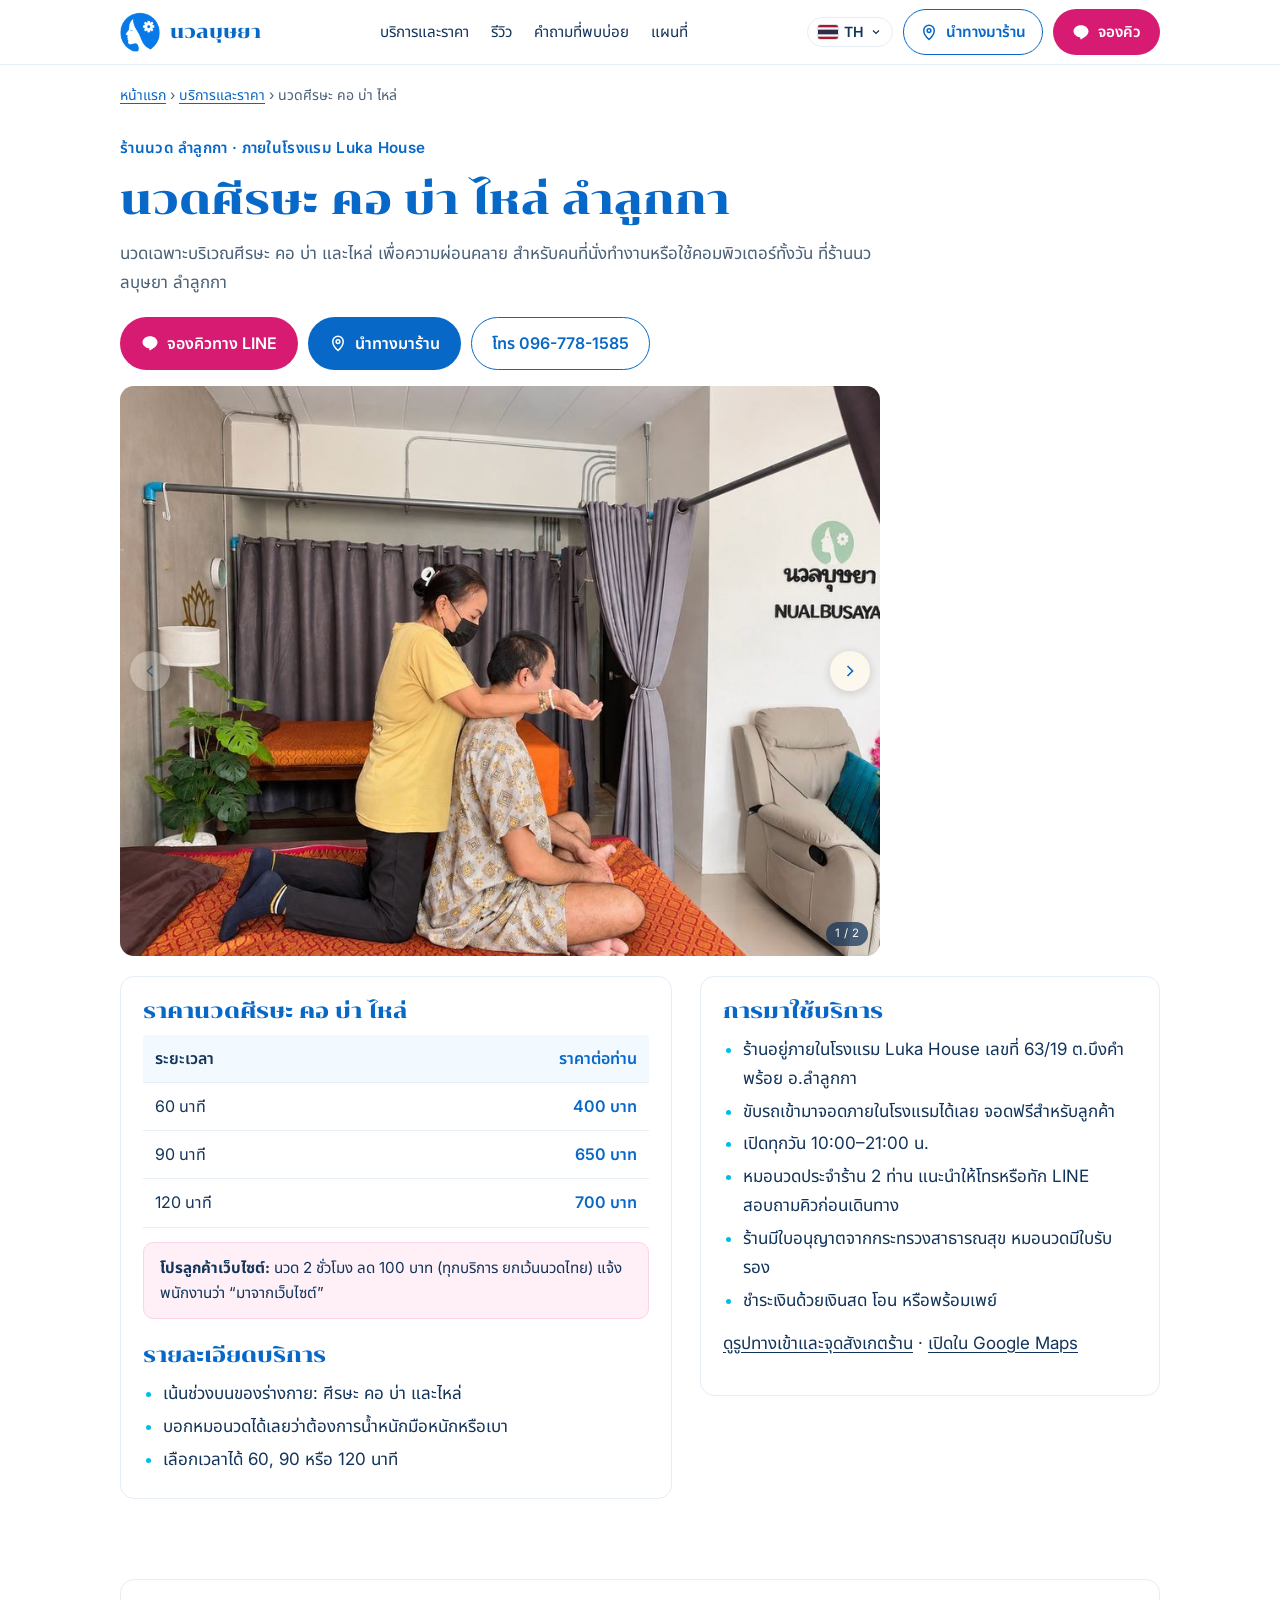
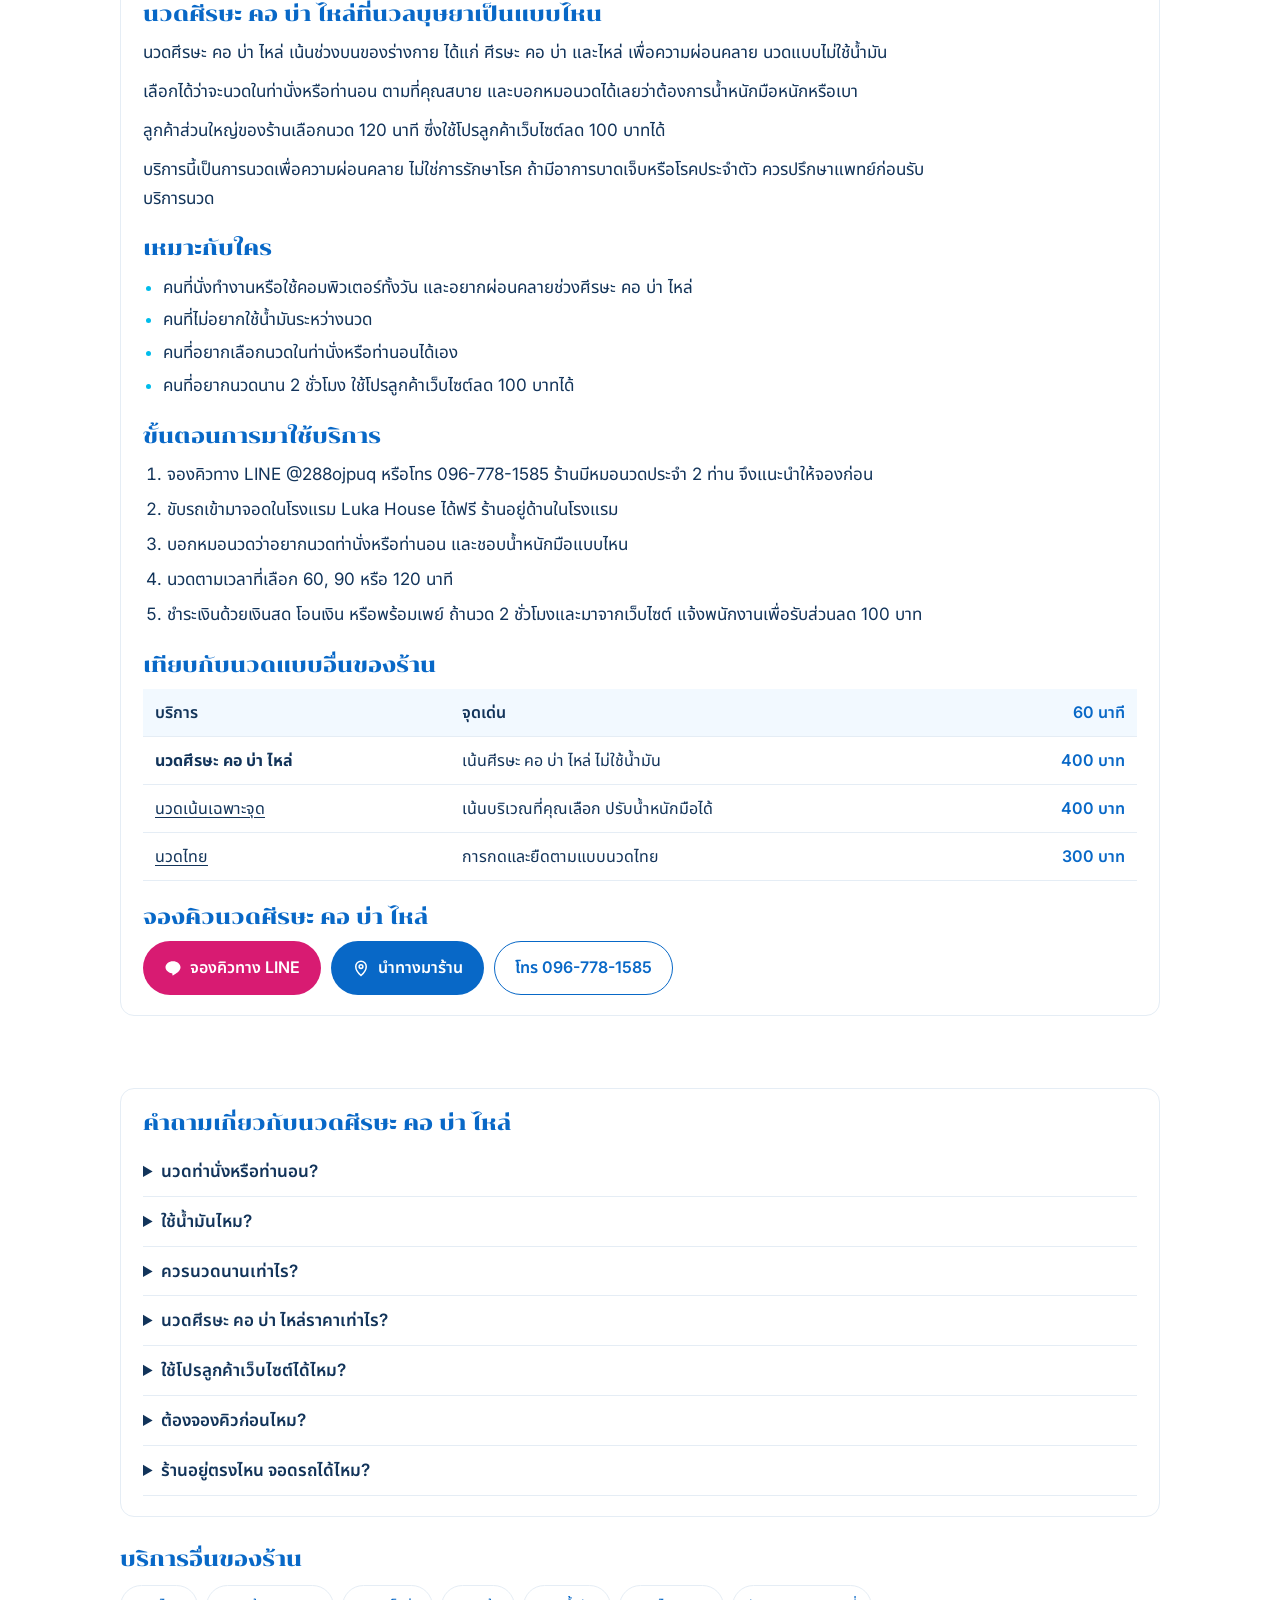
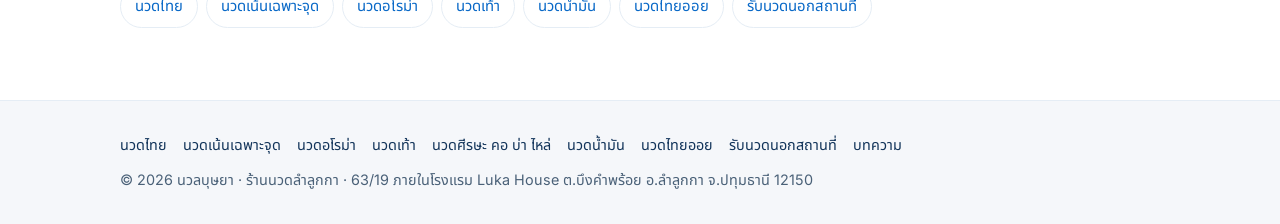
<file: head-neck-shoulder/index.html>
<!doctype html>
<html lang="th">
<head>
<meta charset="utf-8">
<meta name="viewport" content="width=device-width, initial-scale=1">
<!-- Google Tag Manager -->
<script id="gtm-loader">(function(w,d,s,l,i){w[l]=w[l]||[];w[l].push({'gtm.start':
new Date().getTime(),event:'gtm.js'});var f=d.getElementsByTagName(s)[0],
j=d.createElement(s),dl=l!='dataLayer'?'&l='+l:'';j.async=true;j.src=
'https://www.googletagmanager.com/gtm.js?id='+i+dl;f.parentNode.insertBefore(j,f);
})(window,document,'script','dataLayer','GTM-5KD9B98P');</script>
<script src="/scripts/track.js" defer></script>
<!-- End Google Tag Manager -->
<script src="/scripts/lang-menu.js" defer></script>
<title>นวดศีรษะ คอ บ่า ไหล่ ลำลูกกา 400 บาท/60 นาที · นวลบุษยา</title>
<meta name="description" content="นวดศีรษะ คอ บ่า ไหล่ ไม่ใช้น้ำมัน เลือกนั่งหรือนอนได้ 60 นาที 400 บาท นวด 2 ชั่วโมงลด 100 บาท ในโรงแรม Luka House ลำลูกกา จอดรถฟรี">
<link rel="canonical" href="https://nualbusaya.com/head-neck-shoulder/">
<link rel="icon" type="image/png" sizes="256x256" href="/favicon.png">
<link rel="apple-touch-icon" sizes="256x256" href="/favicon.png">
<meta property="og:type" content="website">
<meta property="og:url" content="https://nualbusaya.com/head-neck-shoulder/">
<meta property="og:title" content="นวดศีรษะ คอ บ่า ไหล่ ลำลูกกา 400 บาท/60 นาที · นวลบุษยา">
<meta property="og:description" content="นวดศีรษะ คอ บ่า ไหล่ ไม่ใช้น้ำมัน เลือกนั่งหรือนอนได้ 60 นาที 400 บาท นวด 2 ชั่วโมงลด 100 บาท ในโรงแรม Luka House ลำลูกกา จอดรถฟรี">
<meta property="og:image" content="https://nualbusaya.com/img/shop-thai-massage.jpg">
<meta property="og:locale" content="th_TH">
<meta property="og:site_name" content="นวลบุษยา Nualbusaya">
<meta name="twitter:card" content="summary_large_image">
<meta name="theme-color" content="#4e6b55">
<link rel="preconnect" href="https://fonts.googleapis.com">
<link rel="preconnect" href="https://fonts.gstatic.com" crossorigin>
<link href="https://fonts.googleapis.com/css2?family=Chonburi&family=Inter:wght@400;500;600&family=Noto+Sans+Thai:wght@400;500;600&family=Noto+Serif+Thai:wght@500;600&display=swap" rel="stylesheet">
<link rel="stylesheet" href="/styles/site.css">
<link rel="stylesheet" href="/styles/theme.css">
<script type="application/ld+json">
{
  "@context": "https://schema.org",
  "@graph": [
    {
      "@type": "HealthAndBeautyBusiness",
      "@id": "https://nualbusaya.com/#business",
      "name": "นวลบุษยา Nualbusaya",
      "url": "https://nualbusaya.com/",
      "telephone": "+66967781585",
      "address": {
        "@type": "PostalAddress",
        "streetAddress": "63/19 ภายในโรงแรม Luka House ตำบลบึงคำพร้อย",
        "addressLocality": "ลำลูกกา",
        "addressRegion": "ปทุมธานี",
        "postalCode": "12150",
        "addressCountry": "TH"
      }
    },
    {
      "@type": "Service",
      "@id": "https://nualbusaya.com/head-neck-shoulder/#service",
      "name": "นวดศีรษะ คอ บ่า ไหล่",
      "alternateName": "Head, Neck & Shoulder Massage",
      "serviceType": "นวดศีรษะ คอ บ่า ไหล่",
      "description": "นวดเฉพาะบริเวณศีรษะ คอ บ่า และไหล่ เพื่อความผ่อนคลาย สำหรับคนที่นั่งทำงานหรือใช้คอมพิวเตอร์ทั้งวัน ที่ร้านนวลบุษยา ลำลูกกา",
      "url": "https://nualbusaya.com/head-neck-shoulder/",
      "provider": {
        "@id": "https://nualbusaya.com/#business"
      },
      "areaServed": {
        "@type": "City",
        "name": "ลำลูกกา"
      },
      "offers": [
        {
          "@type": "Offer",
          "name": "นวดศีรษะ คอ บ่า ไหล่ 60 นาที",
          "price": 400,
          "priceCurrency": "THB",
          "url": "https://nualbusaya.com/head-neck-shoulder/"
        },
        {
          "@type": "Offer",
          "name": "นวดศีรษะ คอ บ่า ไหล่ 90 นาที",
          "price": 650,
          "priceCurrency": "THB",
          "url": "https://nualbusaya.com/head-neck-shoulder/"
        },
        {
          "@type": "Offer",
          "name": "นวดศีรษะ คอ บ่า ไหล่ 120 นาที",
          "price": 700,
          "priceCurrency": "THB",
          "url": "https://nualbusaya.com/head-neck-shoulder/"
        }
      ]
    },
    {
      "@type": "BreadcrumbList",
      "itemListElement": [
        {
          "@type": "ListItem",
          "position": 1,
          "name": "นวลบุษยา",
          "item": "https://nualbusaya.com/"
        },
        {
          "@type": "ListItem",
          "position": 2,
          "name": "บริการและราคา",
          "item": "https://nualbusaya.com/#menu"
        },
        {
          "@type": "ListItem",
          "position": 3,
          "name": "นวดศีรษะ คอ บ่า ไหล่",
          "item": "https://nualbusaya.com/head-neck-shoulder/"
        }
      ]
    },
    {
      "@type": "FAQPage",
      "@id": "https://nualbusaya.com/head-neck-shoulder/#faq",
      "mainEntity": [
        {
          "@type": "Question",
          "name": "นวดท่านั่งหรือท่านอน?",
          "acceptedAnswer": {
            "@type": "Answer",
            "text": "เลือกได้ตามที่คุณสบาย บอกหมอนวดก่อนเริ่มได้เลย"
          }
        },
        {
          "@type": "Question",
          "name": "ใช้น้ำมันไหม?",
          "acceptedAnswer": {
            "@type": "Answer",
            "text": "ไม่ใช้น้ำมัน ถ้าอยากนวดด้วยน้ำมัน เลือกนวดน้ำมัน นวดอโรม่า หรือนวดไทยออย"
          }
        },
        {
          "@type": "Question",
          "name": "ควรนวดนานเท่าไร?",
          "acceptedAnswer": {
            "@type": "Answer",
            "text": "เลือกได้ 60, 90 หรือ 120 นาที ลูกค้าส่วนใหญ่ของร้านเลือก 120 นาที"
          }
        },
        {
          "@type": "Question",
          "name": "นวดศีรษะ คอ บ่า ไหล่ราคาเท่าไร?",
          "acceptedAnswer": {
            "@type": "Answer",
            "text": "60 นาที 400 บาท · 90 นาที 650 บาท · 120 นาที 700 บาท ราคาต่อท่าน"
          }
        },
        {
          "@type": "Question",
          "name": "ใช้โปรลูกค้าเว็บไซต์ได้ไหม?",
          "acceptedAnswer": {
            "@type": "Answer",
            "text": "ได้ นวด 2 ชั่วโมง ลด 100 บาท จาก 700 บาท เหลือ 600 บาท แจ้งพนักงานว่า “มาจากเว็บไซต์”"
          }
        },
        {
          "@type": "Question",
          "name": "ต้องจองคิวก่อนไหม?",
          "acceptedAnswer": {
            "@type": "Answer",
            "text": "ร้านมีหมอนวดประจำ 2 ท่าน แนะนำให้โทร 096-778-1585 หรือทัก LINE @288ojpuq สอบถามคิวก่อนเดินทาง"
          }
        },
        {
          "@type": "Question",
          "name": "ร้านอยู่ตรงไหน จอดรถได้ไหม?",
          "acceptedAnswer": {
            "@type": "Answer",
            "text": "ร้านอยู่ด้านในโรงแรม Luka House ต.บึงคำพร้อย อ.ลำลูกกา ขับรถเข้ามาจอดภายในโรงแรมได้ฟรี"
          }
        }
      ]
    }
  ]
}
</script>
</head>
<body>
<!-- Google Tag Manager (noscript) -->
<noscript><iframe src="https://www.googletagmanager.com/ns.html?id=GTM-5KD9B98P" height="0" width="0" style="display:none;visibility:hidden" title="Google Tag Manager"></iframe></noscript>
<!-- End Google Tag Manager (noscript) -->
<a class="skip-link" href="#top">ข้ามไปเนื้อหาหลัก</a>
<header>
  <div class="wrap bar">
    <a class="brand" href="/" aria-label="นวลบุษยา หน้าแรก">
      <img src="/img/icon-blue.png" alt="" width="40" height="40">
      <b>นวลบุษยา</b>
    </a>
    <nav aria-label="เมนูหลัก">
      <a href="/#menu">บริการและราคา</a>
      <a href="/#reviews">รีวิว</a>
      <a href="/#faq">คำถามที่พบบ่อย</a>
      <a href="/#location">แผนที่</a>
    </nav>
    <div class="header-actions">
    <details class="lang-menu">
      <summary aria-label="เปลี่ยนภาษา / Change language"><img src="/img/flag-th.svg" alt="" width="20" height="14"><span>TH</span><svg class="caret" viewBox="0 0 24 24" fill="none" stroke="currentColor" stroke-width="2.4" aria-hidden="true"><path d="m6 9 6 6 6-6"/></svg></summary>
      <ul>
        <li><a href="/head-neck-shoulder/" lang="th" hreflang="th" aria-current="true"><img src="/img/flag-th.svg" alt="" width="20" height="14">ภาษาไทย</a></li>
        <li><a href="/en/" lang="en" hreflang="en"><img src="/img/flag-gb.svg" alt="" width="20" height="14">English</a></li>
      </ul>
    </details>
    <a class="btn btn-ghost header-directions" href="https://www.google.com/maps/dir/?api=1&amp;destination=13.9320524,100.7484876" target="_blank" rel="noopener" style="padding:9px 16px;font-size:.95rem"><svg viewBox="0 0 24 24" fill="none" stroke="currentColor" stroke-width="2" aria-hidden="true"><path d="M12 22s7-6.1 7-12a7 7 0 1 0-14 0c0 5.9 7 12 7 12z"/><circle cx="12" cy="10" r="2.5"/></svg>นำทางมาร้าน</a>
    <a class="btn btn-book header-book" href="https://line.me/R/ti/p/@288ojpuq" target="_blank" rel="noopener"><svg viewBox="0 0 24 24" fill="currentColor" aria-hidden="true"><path d="M12 3C6.5 3 2 6.6 2 11c0 3.9 3.5 7.2 8.3 7.9.3.1.8.2.9.5.1.3.1.7 0 1l-.1.9c0 .3-.2 1 .9.5s5.9-3.5 8-5.9C21.4 14.3 22 12.7 22 11c0-4.4-4.5-8-10-8z"/></svg>จองคิว</a>
    </div>
  </div>
</header>

<main id="top">
  <div class="wrap crumbs"><a href="/">หน้าแรก</a> › <a href="/#menu">บริการและราคา</a> › นวดศีรษะ คอ บ่า ไหล่</div>
  <section class="page-hero">
    <div class="wrap">
      <div class="eyebrow">ร้านนวด ลำลูกกา · ภายในโรงแรม Luka House</div>
      <h1>นวดศีรษะ คอ บ่า ไหล่ ลำลูกกา</h1>
      <p class="lead">นวดเฉพาะบริเวณศีรษะ คอ บ่า และไหล่ เพื่อความผ่อนคลาย สำหรับคนที่นั่งทำงานหรือใช้คอมพิวเตอร์ทั้งวัน ที่ร้านนวลบุษยา ลำลูกกา</p>
      <div class="btns">
          <a class="btn btn-primary" href="https://www.google.com/maps/dir/?api=1&amp;destination=13.9320524,100.7484876" target="_blank" rel="noopener"><svg viewBox="0 0 24 24" fill="none" stroke="currentColor" stroke-width="2" aria-hidden="true"><path d="M12 22s7-6.1 7-12a7 7 0 1 0-14 0c0 5.9 7 12 7 12z"/><circle cx="12" cy="10" r="2.5"/></svg>นำทางมาร้าน</a>
          <a class="btn btn-ghost" href="tel:+66967781585">โทร 096-778-1585</a>
          <a class="btn btn-book" href="https://line.me/R/ti/p/@288ojpuq" target="_blank" rel="noopener"><svg viewBox="0 0 24 24" fill="currentColor" aria-hidden="true"><path d="M12 3C6.5 3 2 6.6 2 11c0 3.9 3.5 7.2 8.3 7.9.3.1.8.2.9.5.1.3.1.7 0 1l-.1.9c0 .3-.2 1 .9.5s5.9-3.5 8-5.9C21.4 14.3 22 12.7 22 11c0-4.4-4.5-8-10-8z"/></svg>จองคิวทาง LINE</a>
        </div>
    </div>
  </section>
  <section style="padding:8px 0 0" aria-label="รูปนวดศีรษะ คอ บ่า ไหล่ที่ร้าน">
    <div class="wrap">
      <div class="service-gallery page-gallery" data-service-gallery>
        <div class="service-gallery-track" tabindex="0" role="region" aria-roledescription="carousel" aria-label="รูปนวดศีรษะ คอ บ่า ไหล่ที่ร้านนวลบุษยา ปัดหรือกดลูกศรเพื่อดูรูปถัดไป">
        <figure class="service-gallery-slide" aria-label="รูปที่ 1 จาก 2"><img src="/img/head-neck-shoulder/head-neck-shoulder-1.jpg" alt="หมอนวดยืดคอและบ่าให้ลูกค้าในท่านั่งบนเบาะนวด ใกล้ป้ายชื่อร้านนวลบุษยา" width="900" height="675" loading="lazy" decoding="async"></figure>
        <figure class="service-gallery-slide" aria-label="รูปที่ 2 จาก 2"><img src="/img/head-neck-shoulder/head-neck-shoulder-2.jpg" alt="หมอนวดนวดคอและบ่าให้ลูกค้าในท่านั่งบนเบาะนวด" width="900" height="675" loading="lazy" decoding="async"></figure>
        </div>
        <button class="service-gallery-btn service-gallery-prev" type="button" aria-label="รูปก่อนหน้า" hidden><svg viewBox="0 0 24 24" aria-hidden="true" focusable="false" fill="none" stroke="currentColor" stroke-width="2"><path d="m15 6-6 6 6 6"/></svg></button>
        <button class="service-gallery-btn service-gallery-next" type="button" aria-label="รูปถัดไป" hidden><svg viewBox="0 0 24 24" aria-hidden="true" focusable="false" fill="none" stroke="currentColor" stroke-width="2"><path d="m9 6 6 6-6 6"/></svg></button>
        <span class="service-gallery-count" aria-hidden="true">1 / 2</span>
      </div>
      <script src="/scripts/services.js" defer></script>
    </div>
  </section>
  <section style="padding-top:20px">
    <div class="wrap page-grid">
      <div class="panel">
        <h2>ราคานวดศีรษะ คอ บ่า ไหล่</h2>
        <table class="price-table">
          <thead><tr><th scope="col">ระยะเวลา</th><th scope="col">ราคาต่อท่าน</th></tr></thead>
          <tbody>
              <tr><td>60 นาที</td><td>400 บาท</td></tr>
              <tr><td>90 นาที</td><td>650 บาท</td></tr>
              <tr><td>120 นาที</td><td>700 บาท</td></tr>
          </tbody>
        </table>
        <p class="promo-note"><strong>โปรลูกค้าเว็บไซต์:</strong> นวด 2 ชั่วโมง ลด 100 บาท (ทุกบริการ ยกเว้นนวดไทย) แจ้งพนักงานว่า “มาจากเว็บไซต์”</p>
        <h2 style="margin-top:22px">รายละเอียดบริการ</h2>
        <ul class="ticks">
            <li>เน้นช่วงบนของร่างกาย: ศีรษะ คอ บ่า และไหล่</li>
            <li>บอกหมอนวดได้เลยว่าต้องการน้ำหนักมือหนักหรือเบา</li>
            <li>เลือกเวลาได้ 60, 90 หรือ 120 นาที</li>
        </ul>
      </div>
      <div class="panel">
        <h2>การมาใช้บริการ</h2>
        <ul class="ticks">
            <li>ร้านอยู่ภายในโรงแรม Luka House เลขที่ 63/19 ต.บึงคำพร้อย อ.ลำลูกกา</li>
            <li>ขับรถเข้ามาจอดภายในโรงแรมได้เลย จอดฟรีสำหรับลูกค้า</li>
            <li>เปิดทุกวัน 10:00–21:00 น.</li>
            <li>หมอนวดประจำร้าน 2 ท่าน แนะนำให้โทรหรือทัก LINE สอบถามคิวก่อนเดินทาง</li>
            <li>ร้านมีใบอนุญาตจากกระทรวงสาธารณสุข หมอนวดมีใบรับรอง</li>
            <li>ชำระเงินด้วยเงินสด โอน หรือพร้อมเพย์</li>
          </ul>
        <p style="margin-top:14px"><a href="/#photos">ดูรูปทางเข้าและจุดสังเกตร้าน</a> · <a href="https://maps.google.com/?cid=15830764363691679197" target="_blank" rel="noopener">เปิดใน Google Maps</a></p>
      </div>
    </div>
  </section>
  <section class="service-detail" id="details" style="padding-top:8px">
    <div class="wrap">
      <div class="panel">
        <h2>นวดศีรษะ คอ บ่า ไหล่ที่นวลบุษยาเป็นแบบไหน</h2>
        <p>นวดศีรษะ คอ บ่า ไหล่ เน้นช่วงบนของร่างกาย ได้แก่ ศีรษะ คอ บ่า และไหล่ เพื่อความผ่อนคลาย นวดแบบไม่ใช้น้ำมัน</p>
        <p>เลือกได้ว่าจะนวดในท่านั่งหรือท่านอน ตามที่คุณสบาย และบอกหมอนวดได้เลยว่าต้องการน้ำหนักมือหนักหรือเบา</p>
        <p>ลูกค้าส่วนใหญ่ของร้านเลือกนวด 120 นาที ซึ่งใช้โปรลูกค้าเว็บไซต์ลด 100 บาทได้</p>
        <p>บริการนี้เป็นการนวดเพื่อความผ่อนคลาย ไม่ใช่การรักษาโรค ถ้ามีอาการบาดเจ็บหรือโรคประจำตัว ควรปรึกษาแพทย์ก่อนรับบริการนวด</p>
        <h2 style="margin-top:22px">เหมาะกับใคร</h2>
        <ul class="ticks">
          <li>คนที่นั่งทำงานหรือใช้คอมพิวเตอร์ทั้งวัน และอยากผ่อนคลายช่วงศีรษะ คอ บ่า ไหล่</li>
          <li>คนที่ไม่อยากใช้น้ำมันระหว่างนวด</li>
          <li>คนที่อยากเลือกนวดในท่านั่งหรือท่านอนได้เอง</li>
          <li>คนที่อยากนวดนาน 2 ชั่วโมง ใช้โปรลูกค้าเว็บไซต์ลด 100 บาทได้</li>
        </ul>
        <h2 style="margin-top:22px">ขั้นตอนการมาใช้บริการ</h2>
        <ol class="steps">
          <li>จองคิวทาง LINE @288ojpuq หรือโทร 096-778-1585 ร้านมีหมอนวดประจำ 2 ท่าน จึงแนะนำให้จองก่อน</li>
          <li>ขับรถเข้ามาจอดในโรงแรม Luka House ได้ฟรี ร้านอยู่ด้านในโรงแรม</li>
          <li>บอกหมอนวดว่าอยากนวดท่านั่งหรือท่านอน และชอบน้ำหนักมือแบบไหน</li>
          <li>นวดตามเวลาที่เลือก 60, 90 หรือ 120 นาที</li>
          <li>ชำระเงินด้วยเงินสด โอนเงิน หรือพร้อมเพย์ ถ้านวด 2 ชั่วโมงและมาจากเว็บไซต์ แจ้งพนักงานเพื่อรับส่วนลด 100 บาท</li>
        </ol>
        <h2 style="margin-top:22px">เทียบกับนวดแบบอื่นของร้าน</h2>
        <table class="price-table compare-table">
          <thead><tr><th scope="col">บริการ</th><th scope="col">จุดเด่น</th><th scope="col">60 นาที</th></tr></thead>
          <tbody>
            <tr><td><strong>นวดศีรษะ คอ บ่า ไหล่</strong></td><td>เน้นศีรษะ คอ บ่า ไหล่ ไม่ใช้น้ำมัน</td><td>400 บาท</td></tr>
            <tr><td><a href="/deep-tissue/">นวดเน้นเฉพาะจุด</a></td><td>เน้นบริเวณที่คุณเลือก ปรับน้ำหนักมือได้</td><td>400 บาท</td></tr>
            <tr><td><a href="/thai-massage/">นวดไทย</a></td><td>การกดและยืดตามแบบนวดไทย</td><td>300 บาท</td></tr>
          </tbody>
        </table>
        <h2 style="margin-top:22px">จองคิวนวดศีรษะ คอ บ่า ไหล่</h2>
        <div class="btns">
          <a class="btn btn-primary" href="https://www.google.com/maps/dir/?api=1&amp;destination=13.9320524,100.7484876" target="_blank" rel="noopener"><svg viewBox="0 0 24 24" fill="none" stroke="currentColor" stroke-width="2" aria-hidden="true"><path d="M12 22s7-6.1 7-12a7 7 0 1 0-14 0c0 5.9 7 12 7 12z"/><circle cx="12" cy="10" r="2.5"/></svg>นำทางมาร้าน</a>
          <a class="btn btn-ghost" href="tel:+66967781585">โทร 096-778-1585</a>
          <a class="btn btn-book" href="https://line.me/R/ti/p/@288ojpuq" target="_blank" rel="noopener"><svg viewBox="0 0 24 24" fill="currentColor" aria-hidden="true"><path d="M12 3C6.5 3 2 6.6 2 11c0 3.9 3.5 7.2 8.3 7.9.3.1.8.2.9.5.1.3.1.7 0 1l-.1.9c0 .3-.2 1 .9.5s5.9-3.5 8-5.9C21.4 14.3 22 12.7 22 11c0-4.4-4.5-8-10-8z"/></svg>จองคิวทาง LINE</a>
        </div>
      </div>
    </div>
  </section>
  <section style="padding-top:0">
    <div class="wrap">
      <div class="panel faq-mini">
        <h2>คำถามเกี่ยวกับนวดศีรษะ คอ บ่า ไหล่</h2>
        <details><summary>นวดท่านั่งหรือท่านอน?</summary><p>เลือกได้ตามที่คุณสบาย บอกหมอนวดก่อนเริ่มได้เลย</p></details>
        <details><summary>ใช้น้ำมันไหม?</summary><p>ไม่ใช้น้ำมัน ถ้าอยากนวดด้วยน้ำมัน เลือกนวดน้ำมัน นวดอโรม่า หรือนวดไทยออย</p></details>
        <details><summary>ควรนวดนานเท่าไร?</summary><p>เลือกได้ 60, 90 หรือ 120 นาที ลูกค้าส่วนใหญ่ของร้านเลือก 120 นาที</p></details>
        <details><summary>นวดศีรษะ คอ บ่า ไหล่ราคาเท่าไร?</summary><p>60 นาที 400 บาท · 90 นาที 650 บาท · 120 นาที 700 บาท ราคาต่อท่าน</p></details>
        <details><summary>ใช้โปรลูกค้าเว็บไซต์ได้ไหม?</summary><p>ได้ นวด 2 ชั่วโมง ลด 100 บาท จาก 700 บาท เหลือ 600 บาท แจ้งพนักงานว่า “มาจากเว็บไซต์”</p></details>
        <details><summary>ต้องจองคิวก่อนไหม?</summary><p>ร้านมีหมอนวดประจำ 2 ท่าน แนะนำให้โทร 096-778-1585 หรือทัก LINE @288ojpuq สอบถามคิวก่อนเดินทาง</p></details>
        <details><summary>ร้านอยู่ตรงไหน จอดรถได้ไหม?</summary><p>ร้านอยู่ด้านในโรงแรม Luka House ต.บึงคำพร้อย อ.ลำลูกกา ขับรถเข้ามาจอดภายในโรงแรมได้ฟรี</p></details>
      </div>
      <h2 style="margin:28px 0 12px;font-size:1.3rem">บริการอื่นของร้าน</h2>
      <ul class="other-services"><li><a href="/thai-massage/">นวดไทย</a></li><li><a href="/deep-tissue/">นวดเน้นเฉพาะจุด</a></li><li><a href="/aromatherapy/">นวดอโรม่า</a></li><li><a href="/foot-massage/">นวดเท้า</a></li><li><a href="/oil-massage/">นวดน้ำมัน</a></li><li><a href="/thai-oil/">นวดไทยออย</a></li><li><a href="/outcall/">รับนวดนอกสถานที่</a></li></ul>
    </div>
  </section>
</main>
<footer>
  <div class="wrap row" style="flex-direction:column;align-items:flex-start;gap:10px">
    <nav class="footer-links" aria-label="บริการทั้งหมด"><a href="/thai-massage/">นวดไทย</a><a href="/deep-tissue/">นวดเน้นเฉพาะจุด</a><a href="/aromatherapy/">นวดอโรม่า</a><a href="/foot-massage/">นวดเท้า</a><a href="/head-neck-shoulder/">นวดศีรษะ คอ บ่า ไหล่</a><a href="/oil-massage/">นวดน้ำมัน</a><a href="/thai-oil/">นวดไทยออย</a><a href="/outcall/">รับนวดนอกสถานที่</a><a href="/guides/">บทความ</a></nav>
    <span>© 2026 นวลบุษยา · ร้านนวดลำลูกกา · 63/19 ภายในโรงแรม Luka House ต.บึงคำพร้อย อ.ลำลูกกา จ.ปทุมธานี 12150</span>
  </div>
</footer>
<div class="dock" aria-label="นำทางและติดต่อร้าน">
  <a class="btn btn-primary" href="https://www.google.com/maps/dir/?api=1&amp;destination=13.9320524,100.7484876" target="_blank" rel="noopener">นำทางมาร้าน</a>
  <a class="btn btn-ghost" href="tel:+66967781585">โทร</a>
  <a class="btn btn-book" href="https://line.me/R/ti/p/@288ojpuq" target="_blank" rel="noopener">จองคิว LINE</a>
</div>
</body>
</html>
</file>
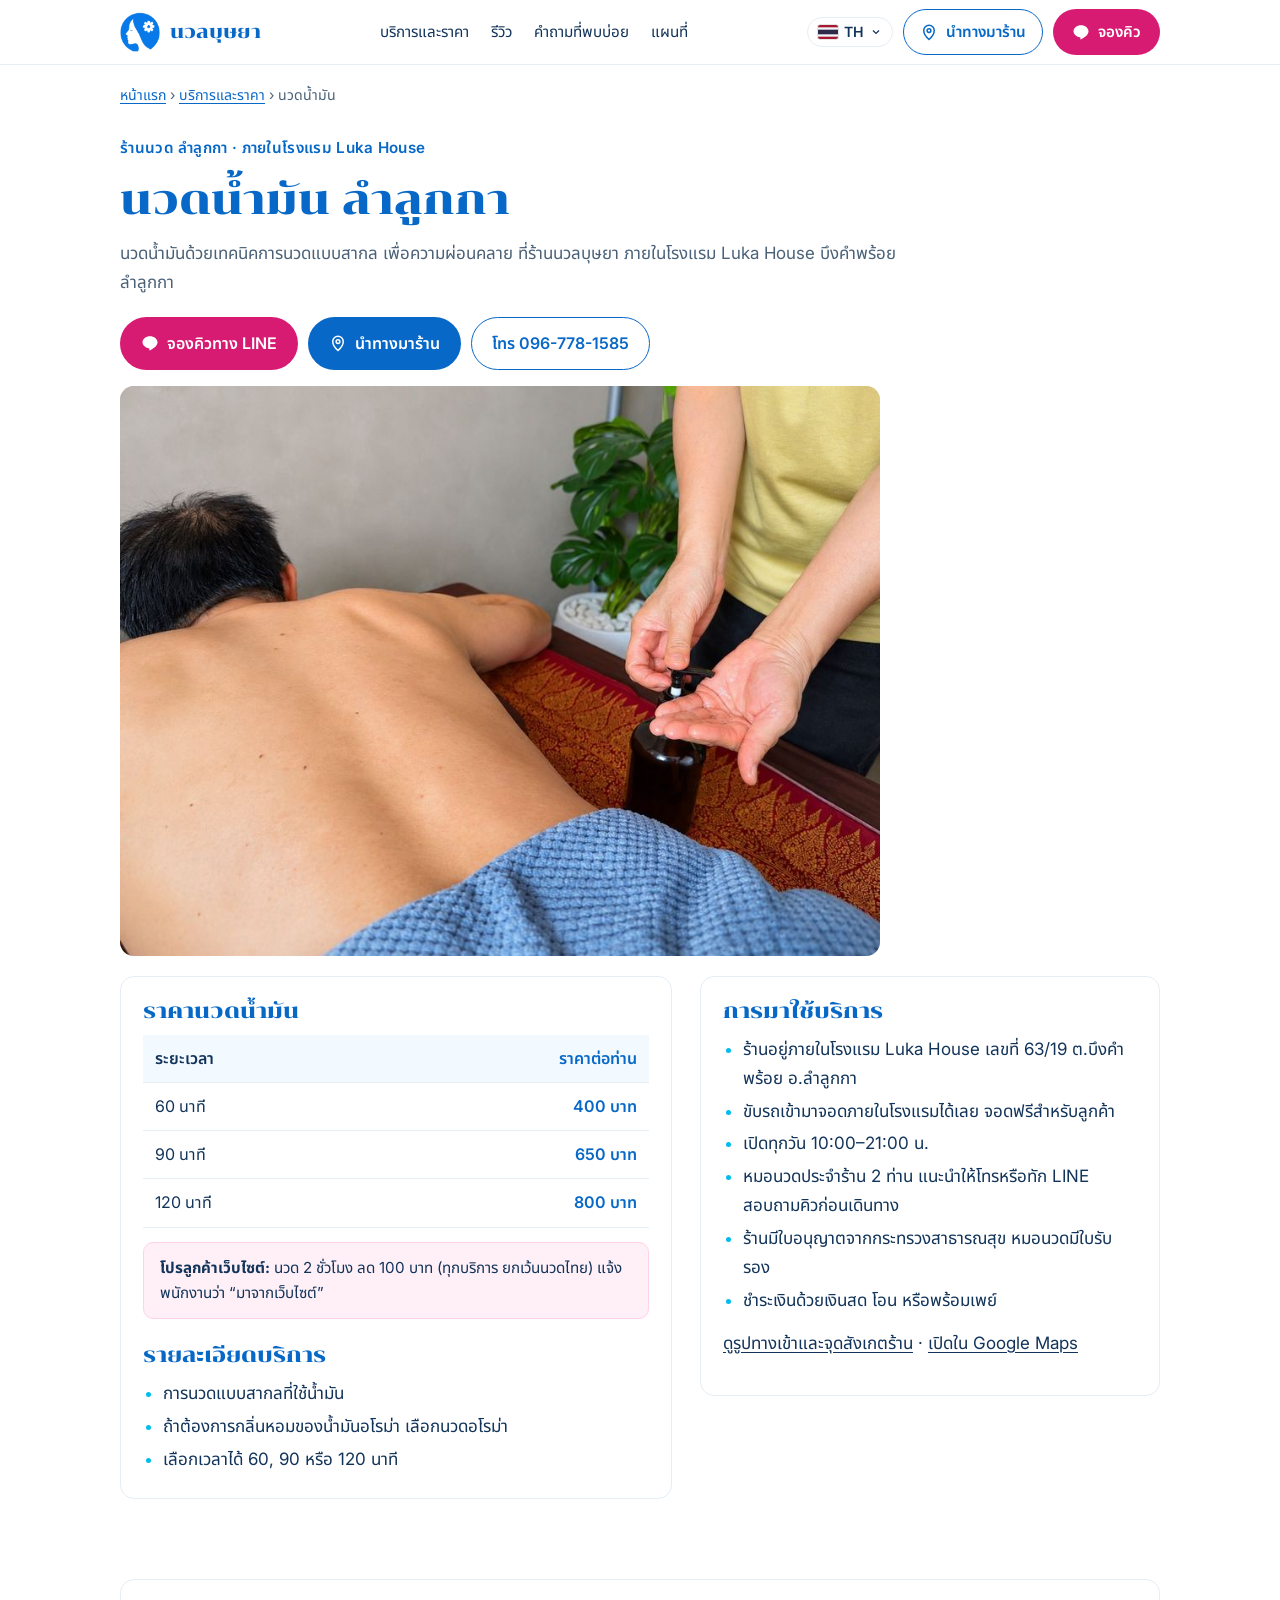
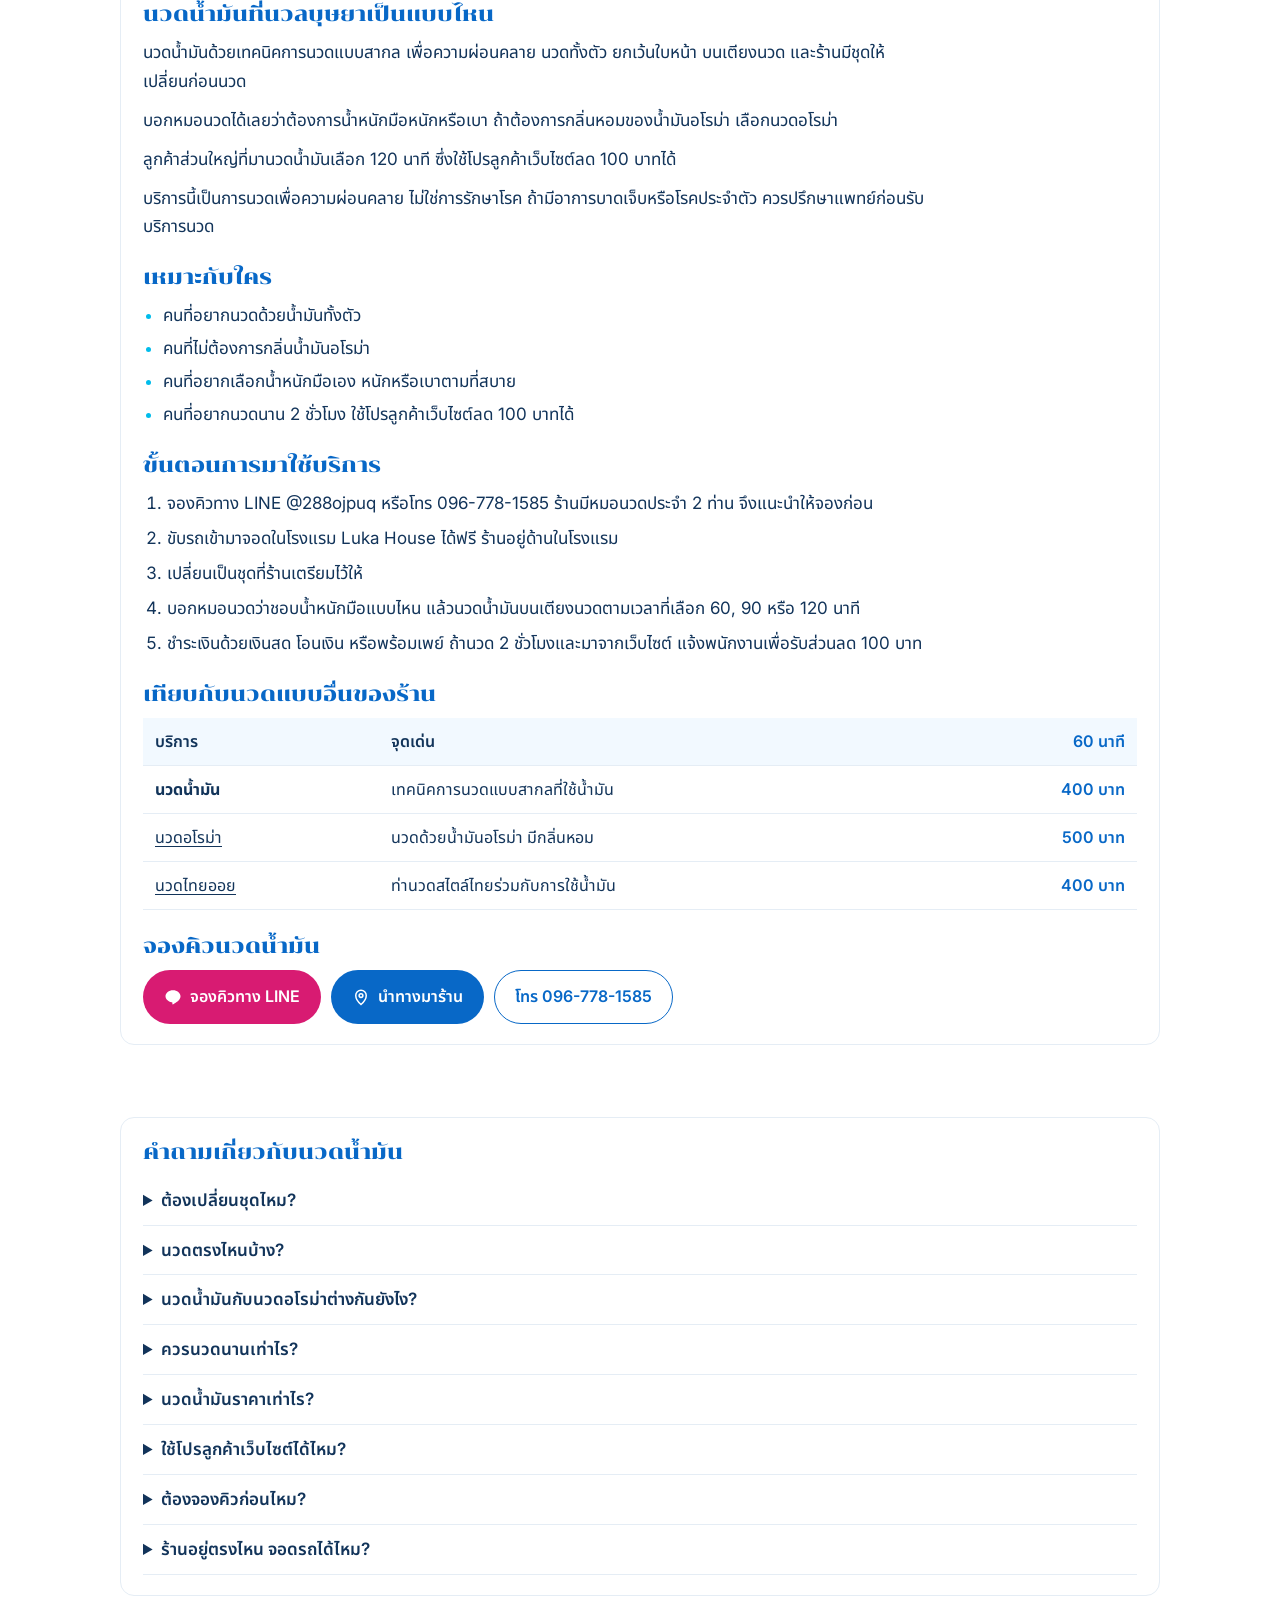
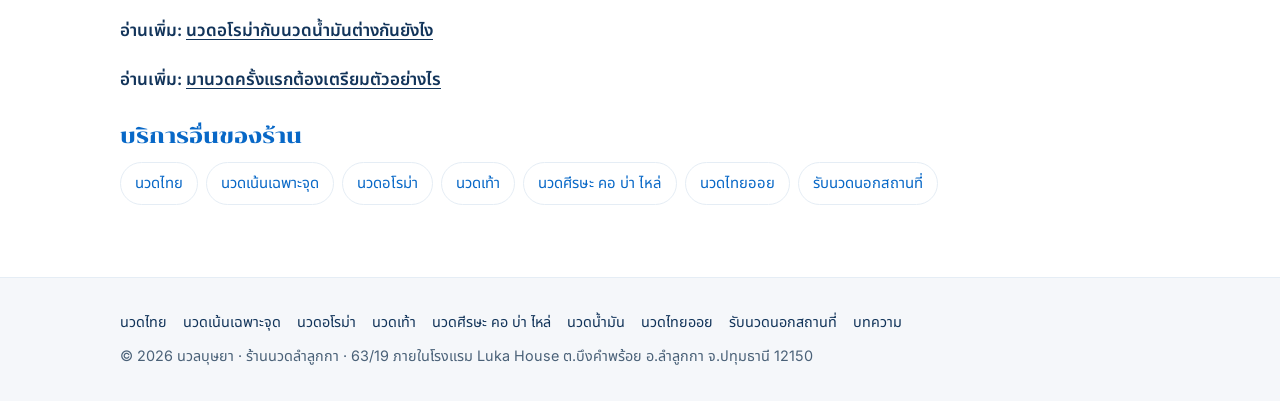
<file: oil-massage/index.html>
<!doctype html>
<html lang="th">
<head>
<meta charset="utf-8">
<meta name="viewport" content="width=device-width, initial-scale=1">
<!-- Google Tag Manager -->
<script id="gtm-loader">(function(w,d,s,l,i){w[l]=w[l]||[];w[l].push({'gtm.start':
new Date().getTime(),event:'gtm.js'});var f=d.getElementsByTagName(s)[0],
j=d.createElement(s),dl=l!='dataLayer'?'&l='+l:'';j.async=true;j.src=
'https://www.googletagmanager.com/gtm.js?id='+i+dl;f.parentNode.insertBefore(j,f);
})(window,document,'script','dataLayer','GTM-5KD9B98P');</script>
<script src="/scripts/track.js" defer></script>
<!-- End Google Tag Manager -->
<script src="/scripts/lang-menu.js" defer></script>
<title>นวดน้ำมัน ลำลูกกา 400 บาท/60 นาที · นวลบุษยา</title>
<meta name="description" content="นวดน้ำมันทั้งตัว ยกเว้นใบหน้า เทคนิคการนวดแบบสากล บนเตียงนวด มีชุดให้เปลี่ยน 60 นาที 400 บาท ในโรงแรม Luka House ลำลูกกา จอดรถฟรี">
<link rel="canonical" href="https://nualbusaya.com/oil-massage/">
<link rel="icon" type="image/png" sizes="256x256" href="/favicon.png">
<link rel="apple-touch-icon" sizes="256x256" href="/favicon.png">
<meta property="og:type" content="website">
<meta property="og:url" content="https://nualbusaya.com/oil-massage/">
<meta property="og:title" content="นวดน้ำมัน ลำลูกกา 400 บาท/60 นาที · นวลบุษยา">
<meta property="og:description" content="นวดน้ำมันทั้งตัว ยกเว้นใบหน้า เทคนิคการนวดแบบสากล บนเตียงนวด มีชุดให้เปลี่ยน 60 นาที 400 บาท ในโรงแรม Luka House ลำลูกกา จอดรถฟรี">
<meta property="og:image" content="https://nualbusaya.com/img/shop-thai-massage.jpg">
<meta property="og:locale" content="th_TH">
<meta property="og:site_name" content="นวลบุษยา Nualbusaya">
<meta name="twitter:card" content="summary_large_image">
<meta name="theme-color" content="#4e6b55">
<link rel="preconnect" href="https://fonts.googleapis.com">
<link rel="preconnect" href="https://fonts.gstatic.com" crossorigin>
<link href="https://fonts.googleapis.com/css2?family=Chonburi&family=Inter:wght@400;500;600&family=Noto+Sans+Thai:wght@400;500;600&family=Noto+Serif+Thai:wght@500;600&display=swap" rel="stylesheet">
<link rel="stylesheet" href="/styles/site.css">
<link rel="stylesheet" href="/styles/theme.css">
<script type="application/ld+json">
{
  "@context": "https://schema.org",
  "@graph": [
    {
      "@type": "HealthAndBeautyBusiness",
      "@id": "https://nualbusaya.com/#business",
      "name": "นวลบุษยา Nualbusaya",
      "url": "https://nualbusaya.com/",
      "telephone": "+66967781585",
      "address": {
        "@type": "PostalAddress",
        "streetAddress": "63/19 ภายในโรงแรม Luka House ตำบลบึงคำพร้อย",
        "addressLocality": "ลำลูกกา",
        "addressRegion": "ปทุมธานี",
        "postalCode": "12150",
        "addressCountry": "TH"
      }
    },
    {
      "@type": "Service",
      "@id": "https://nualbusaya.com/oil-massage/#service",
      "name": "นวดน้ำมัน",
      "alternateName": "Oil Massage",
      "serviceType": "นวดน้ำมัน",
      "description": "นวดน้ำมันด้วยเทคนิคการนวดแบบสากล เพื่อความผ่อนคลาย ที่ร้านนวลบุษยา ภายในโรงแรม Luka House บึงคำพร้อย ลำลูกกา",
      "url": "https://nualbusaya.com/oil-massage/",
      "provider": {
        "@id": "https://nualbusaya.com/#business"
      },
      "areaServed": {
        "@type": "City",
        "name": "ลำลูกกา"
      },
      "offers": [
        {
          "@type": "Offer",
          "name": "นวดน้ำมัน 60 นาที",
          "price": 400,
          "priceCurrency": "THB",
          "url": "https://nualbusaya.com/oil-massage/"
        },
        {
          "@type": "Offer",
          "name": "นวดน้ำมัน 90 นาที",
          "price": 650,
          "priceCurrency": "THB",
          "url": "https://nualbusaya.com/oil-massage/"
        },
        {
          "@type": "Offer",
          "name": "นวดน้ำมัน 120 นาที",
          "price": 800,
          "priceCurrency": "THB",
          "url": "https://nualbusaya.com/oil-massage/"
        }
      ]
    },
    {
      "@type": "BreadcrumbList",
      "itemListElement": [
        {
          "@type": "ListItem",
          "position": 1,
          "name": "นวลบุษยา",
          "item": "https://nualbusaya.com/"
        },
        {
          "@type": "ListItem",
          "position": 2,
          "name": "บริการและราคา",
          "item": "https://nualbusaya.com/#menu"
        },
        {
          "@type": "ListItem",
          "position": 3,
          "name": "นวดน้ำมัน",
          "item": "https://nualbusaya.com/oil-massage/"
        }
      ]
    },
    {
      "@type": "FAQPage",
      "@id": "https://nualbusaya.com/oil-massage/#faq",
      "mainEntity": [
        {
          "@type": "Question",
          "name": "ต้องเปลี่ยนชุดไหม?",
          "acceptedAnswer": {
            "@type": "Answer",
            "text": "ร้านมีชุดให้เปลี่ยนก่อนนวด"
          }
        },
        {
          "@type": "Question",
          "name": "นวดตรงไหนบ้าง?",
          "acceptedAnswer": {
            "@type": "Answer",
            "text": "นวดทั้งตัว ยกเว้นใบหน้า บนเตียงนวด"
          }
        },
        {
          "@type": "Question",
          "name": "นวดน้ำมันกับนวดอโรม่าต่างกันยังไง?",
          "acceptedAnswer": {
            "@type": "Answer",
            "text": "ทั้งสองแบบนวดด้วยน้ำมัน นวดน้ำมันใช้เทคนิคการนวดแบบสากล ส่วนนวดอโรม่าใช้น้ำมันอโรม่าที่มีกลิ่นหอม"
          }
        },
        {
          "@type": "Question",
          "name": "ควรนวดนานเท่าไร?",
          "acceptedAnswer": {
            "@type": "Answer",
            "text": "เลือกได้ 60, 90 หรือ 120 นาที ลูกค้าส่วนใหญ่ที่มานวดน้ำมันเลือก 120 นาที"
          }
        },
        {
          "@type": "Question",
          "name": "นวดน้ำมันราคาเท่าไร?",
          "acceptedAnswer": {
            "@type": "Answer",
            "text": "60 นาที 400 บาท · 90 นาที 650 บาท · 120 นาที 800 บาท ราคาต่อท่าน"
          }
        },
        {
          "@type": "Question",
          "name": "ใช้โปรลูกค้าเว็บไซต์ได้ไหม?",
          "acceptedAnswer": {
            "@type": "Answer",
            "text": "ได้ นวด 2 ชั่วโมง ลด 100 บาท จาก 800 บาท เหลือ 700 บาท แจ้งพนักงานว่า “มาจากเว็บไซต์”"
          }
        },
        {
          "@type": "Question",
          "name": "ต้องจองคิวก่อนไหม?",
          "acceptedAnswer": {
            "@type": "Answer",
            "text": "ร้านมีหมอนวดประจำ 2 ท่าน แนะนำให้โทร 096-778-1585 หรือทัก LINE @288ojpuq สอบถามคิวก่อนเดินทาง"
          }
        },
        {
          "@type": "Question",
          "name": "ร้านอยู่ตรงไหน จอดรถได้ไหม?",
          "acceptedAnswer": {
            "@type": "Answer",
            "text": "ร้านอยู่ด้านในโรงแรม Luka House ต.บึงคำพร้อย อ.ลำลูกกา ขับรถเข้ามาจอดภายในโรงแรมได้ฟรี"
          }
        }
      ]
    }
  ]
}
</script>
</head>
<body>
<!-- Google Tag Manager (noscript) -->
<noscript><iframe src="https://www.googletagmanager.com/ns.html?id=GTM-5KD9B98P" height="0" width="0" style="display:none;visibility:hidden" title="Google Tag Manager"></iframe></noscript>
<!-- End Google Tag Manager (noscript) -->
<a class="skip-link" href="#top">ข้ามไปเนื้อหาหลัก</a>
<header>
  <div class="wrap bar">
    <a class="brand" href="/" aria-label="นวลบุษยา หน้าแรก">
      <img src="/img/icon-blue.png" alt="" width="40" height="40">
      <b>นวลบุษยา</b>
    </a>
    <nav aria-label="เมนูหลัก">
      <a href="/#menu">บริการและราคา</a>
      <a href="/#reviews">รีวิว</a>
      <a href="/#faq">คำถามที่พบบ่อย</a>
      <a href="/#location">แผนที่</a>
    </nav>
    <div class="header-actions">
    <details class="lang-menu">
      <summary aria-label="เปลี่ยนภาษา / Change language"><img src="/img/flag-th.svg" alt="" width="20" height="14"><span>TH</span><svg class="caret" viewBox="0 0 24 24" fill="none" stroke="currentColor" stroke-width="2.4" aria-hidden="true"><path d="m6 9 6 6 6-6"/></svg></summary>
      <ul>
        <li><a href="/oil-massage/" lang="th" hreflang="th" aria-current="true"><img src="/img/flag-th.svg" alt="" width="20" height="14">ภาษาไทย</a></li>
        <li><a href="/en/" lang="en" hreflang="en"><img src="/img/flag-gb.svg" alt="" width="20" height="14">English</a></li>
      </ul>
    </details>
    <a class="btn btn-ghost header-directions" href="https://www.google.com/maps/dir/?api=1&amp;destination=13.9320524,100.7484876" target="_blank" rel="noopener" style="padding:9px 16px;font-size:.95rem"><svg viewBox="0 0 24 24" fill="none" stroke="currentColor" stroke-width="2" aria-hidden="true"><path d="M12 22s7-6.1 7-12a7 7 0 1 0-14 0c0 5.9 7 12 7 12z"/><circle cx="12" cy="10" r="2.5"/></svg>นำทางมาร้าน</a>
    <a class="btn btn-book header-book" href="https://line.me/R/ti/p/@288ojpuq" target="_blank" rel="noopener"><svg viewBox="0 0 24 24" fill="currentColor" aria-hidden="true"><path d="M12 3C6.5 3 2 6.6 2 11c0 3.9 3.5 7.2 8.3 7.9.3.1.8.2.9.5.1.3.1.7 0 1l-.1.9c0 .3-.2 1 .9.5s5.9-3.5 8-5.9C21.4 14.3 22 12.7 22 11c0-4.4-4.5-8-10-8z"/></svg>จองคิว</a>
    </div>
  </div>
</header>

<main id="top">
  <div class="wrap crumbs"><a href="/">หน้าแรก</a> › <a href="/#menu">บริการและราคา</a> › นวดน้ำมัน</div>
  <section class="page-hero">
    <div class="wrap">
      <div class="eyebrow">ร้านนวด ลำลูกกา · ภายในโรงแรม Luka House</div>
      <h1>นวดน้ำมัน ลำลูกกา</h1>
      <p class="lead">นวดน้ำมันด้วยเทคนิคการนวดแบบสากล เพื่อความผ่อนคลาย ที่ร้านนวลบุษยา ภายในโรงแรม Luka House บึงคำพร้อย ลำลูกกา</p>
      <div class="btns">
          <a class="btn btn-primary" href="https://www.google.com/maps/dir/?api=1&amp;destination=13.9320524,100.7484876" target="_blank" rel="noopener"><svg viewBox="0 0 24 24" fill="none" stroke="currentColor" stroke-width="2" aria-hidden="true"><path d="M12 22s7-6.1 7-12a7 7 0 1 0-14 0c0 5.9 7 12 7 12z"/><circle cx="12" cy="10" r="2.5"/></svg>นำทางมาร้าน</a>
          <a class="btn btn-ghost" href="tel:+66967781585">โทร 096-778-1585</a>
          <a class="btn btn-book" href="https://line.me/R/ti/p/@288ojpuq" target="_blank" rel="noopener"><svg viewBox="0 0 24 24" fill="currentColor" aria-hidden="true"><path d="M12 3C6.5 3 2 6.6 2 11c0 3.9 3.5 7.2 8.3 7.9.3.1.8.2.9.5.1.3.1.7 0 1l-.1.9c0 .3-.2 1 .9.5s5.9-3.5 8-5.9C21.4 14.3 22 12.7 22 11c0-4.4-4.5-8-10-8z"/></svg>จองคิวทาง LINE</a>
        </div>
    </div>
  </section>
  <section style="padding:8px 0 0" aria-label="รูปนวดน้ำมันที่ร้าน">
    <div class="wrap">
      <div class="service-gallery page-gallery" data-service-gallery>
        <div class="service-gallery-track" tabindex="0" role="region" aria-roledescription="carousel" aria-label="รูปนวดน้ำมันที่ร้านนวลบุษยา ปัดหรือกดลูกศรเพื่อดูรูปถัดไป">
        <figure class="service-gallery-slide" aria-label="รูปที่ 1 จาก 1"><img src="/img/oil-massage/oil-massage-1.jpg" alt="หมอนวดกดน้ำมันนวดใส่มือก่อนนวดหลังให้ลูกค้า" width="900" height="675" loading="lazy" decoding="async"></figure>
        </div>
        <button class="service-gallery-btn service-gallery-prev" type="button" aria-label="รูปก่อนหน้า" hidden><svg viewBox="0 0 24 24" aria-hidden="true" focusable="false" fill="none" stroke="currentColor" stroke-width="2"><path d="m15 6-6 6 6 6"/></svg></button>
        <button class="service-gallery-btn service-gallery-next" type="button" aria-label="รูปถัดไป" hidden><svg viewBox="0 0 24 24" aria-hidden="true" focusable="false" fill="none" stroke="currentColor" stroke-width="2"><path d="m9 6 6 6-6 6"/></svg></button>
        <span class="service-gallery-count" aria-hidden="true" hidden>1 / 1</span>
      </div>
      <script src="/scripts/services.js" defer></script>
    </div>
  </section>
  <section style="padding-top:20px">
    <div class="wrap page-grid">
      <div class="panel">
        <h2>ราคานวดน้ำมัน</h2>
        <table class="price-table">
          <thead><tr><th scope="col">ระยะเวลา</th><th scope="col">ราคาต่อท่าน</th></tr></thead>
          <tbody>
              <tr><td>60 นาที</td><td>400 บาท</td></tr>
              <tr><td>90 นาที</td><td>650 บาท</td></tr>
              <tr><td>120 นาที</td><td>800 บาท</td></tr>
          </tbody>
        </table>
        <p class="promo-note"><strong>โปรลูกค้าเว็บไซต์:</strong> นวด 2 ชั่วโมง ลด 100 บาท (ทุกบริการ ยกเว้นนวดไทย) แจ้งพนักงานว่า “มาจากเว็บไซต์”</p>
        <h2 style="margin-top:22px">รายละเอียดบริการ</h2>
        <ul class="ticks">
            <li>การนวดแบบสากลที่ใช้น้ำมัน</li>
            <li>ถ้าต้องการกลิ่นหอมของน้ำมันอโรม่า เลือกนวดอโรม่า</li>
            <li>เลือกเวลาได้ 60, 90 หรือ 120 นาที</li>
        </ul>
      </div>
      <div class="panel">
        <h2>การมาใช้บริการ</h2>
        <ul class="ticks">
            <li>ร้านอยู่ภายในโรงแรม Luka House เลขที่ 63/19 ต.บึงคำพร้อย อ.ลำลูกกา</li>
            <li>ขับรถเข้ามาจอดภายในโรงแรมได้เลย จอดฟรีสำหรับลูกค้า</li>
            <li>เปิดทุกวัน 10:00–21:00 น.</li>
            <li>หมอนวดประจำร้าน 2 ท่าน แนะนำให้โทรหรือทัก LINE สอบถามคิวก่อนเดินทาง</li>
            <li>ร้านมีใบอนุญาตจากกระทรวงสาธารณสุข หมอนวดมีใบรับรอง</li>
            <li>ชำระเงินด้วยเงินสด โอน หรือพร้อมเพย์</li>
          </ul>
        <p style="margin-top:14px"><a href="/#photos">ดูรูปทางเข้าและจุดสังเกตร้าน</a> · <a href="https://maps.google.com/?cid=15830764363691679197" target="_blank" rel="noopener">เปิดใน Google Maps</a></p>
      </div>
    </div>
  </section>
  <section class="service-detail" id="details" style="padding-top:8px">
    <div class="wrap">
      <div class="panel">
        <h2>นวดน้ำมันที่นวลบุษยาเป็นแบบไหน</h2>
        <p>นวดน้ำมันด้วยเทคนิคการนวดแบบสากล เพื่อความผ่อนคลาย นวดทั้งตัว ยกเว้นใบหน้า บนเตียงนวด และร้านมีชุดให้เปลี่ยนก่อนนวด</p>
        <p>บอกหมอนวดได้เลยว่าต้องการน้ำหนักมือหนักหรือเบา ถ้าต้องการกลิ่นหอมของน้ำมันอโรม่า เลือกนวดอโรม่า</p>
        <p>ลูกค้าส่วนใหญ่ที่มานวดน้ำมันเลือก 120 นาที ซึ่งใช้โปรลูกค้าเว็บไซต์ลด 100 บาทได้</p>
        <p>บริการนี้เป็นการนวดเพื่อความผ่อนคลาย ไม่ใช่การรักษาโรค ถ้ามีอาการบาดเจ็บหรือโรคประจำตัว ควรปรึกษาแพทย์ก่อนรับบริการนวด</p>
        <h2 style="margin-top:22px">เหมาะกับใคร</h2>
        <ul class="ticks">
          <li>คนที่อยากนวดด้วยน้ำมันทั้งตัว</li>
          <li>คนที่ไม่ต้องการกลิ่นน้ำมันอโรม่า</li>
          <li>คนที่อยากเลือกน้ำหนักมือเอง หนักหรือเบาตามที่สบาย</li>
          <li>คนที่อยากนวดนาน 2 ชั่วโมง ใช้โปรลูกค้าเว็บไซต์ลด 100 บาทได้</li>
        </ul>
        <h2 style="margin-top:22px">ขั้นตอนการมาใช้บริการ</h2>
        <ol class="steps">
          <li>จองคิวทาง LINE @288ojpuq หรือโทร 096-778-1585 ร้านมีหมอนวดประจำ 2 ท่าน จึงแนะนำให้จองก่อน</li>
          <li>ขับรถเข้ามาจอดในโรงแรม Luka House ได้ฟรี ร้านอยู่ด้านในโรงแรม</li>
          <li>เปลี่ยนเป็นชุดที่ร้านเตรียมไว้ให้</li>
          <li>บอกหมอนวดว่าชอบน้ำหนักมือแบบไหน แล้วนวดน้ำมันบนเตียงนวดตามเวลาที่เลือก 60, 90 หรือ 120 นาที</li>
          <li>ชำระเงินด้วยเงินสด โอนเงิน หรือพร้อมเพย์ ถ้านวด 2 ชั่วโมงและมาจากเว็บไซต์ แจ้งพนักงานเพื่อรับส่วนลด 100 บาท</li>
        </ol>
        <h2 style="margin-top:22px">เทียบกับนวดแบบอื่นของร้าน</h2>
        <table class="price-table compare-table">
          <thead><tr><th scope="col">บริการ</th><th scope="col">จุดเด่น</th><th scope="col">60 นาที</th></tr></thead>
          <tbody>
            <tr><td><strong>นวดน้ำมัน</strong></td><td>เทคนิคการนวดแบบสากลที่ใช้น้ำมัน</td><td>400 บาท</td></tr>
            <tr><td><a href="/aromatherapy/">นวดอโรม่า</a></td><td>นวดด้วยน้ำมันอโรม่า มีกลิ่นหอม</td><td>500 บาท</td></tr>
            <tr><td><a href="/thai-oil/">นวดไทยออย</a></td><td>ท่านวดสไตล์ไทยร่วมกับการใช้น้ำมัน</td><td>400 บาท</td></tr>
          </tbody>
        </table>
        <h2 style="margin-top:22px">จองคิวนวดน้ำมัน</h2>
        <div class="btns">
          <a class="btn btn-primary" href="https://www.google.com/maps/dir/?api=1&amp;destination=13.9320524,100.7484876" target="_blank" rel="noopener"><svg viewBox="0 0 24 24" fill="none" stroke="currentColor" stroke-width="2" aria-hidden="true"><path d="M12 22s7-6.1 7-12a7 7 0 1 0-14 0c0 5.9 7 12 7 12z"/><circle cx="12" cy="10" r="2.5"/></svg>นำทางมาร้าน</a>
          <a class="btn btn-ghost" href="tel:+66967781585">โทร 096-778-1585</a>
          <a class="btn btn-book" href="https://line.me/R/ti/p/@288ojpuq" target="_blank" rel="noopener"><svg viewBox="0 0 24 24" fill="currentColor" aria-hidden="true"><path d="M12 3C6.5 3 2 6.6 2 11c0 3.9 3.5 7.2 8.3 7.9.3.1.8.2.9.5.1.3.1.7 0 1l-.1.9c0 .3-.2 1 .9.5s5.9-3.5 8-5.9C21.4 14.3 22 12.7 22 11c0-4.4-4.5-8-10-8z"/></svg>จองคิวทาง LINE</a>
        </div>
      </div>
    </div>
  </section>
  <section style="padding-top:0">
    <div class="wrap">
      <div class="panel faq-mini">
        <h2>คำถามเกี่ยวกับนวดน้ำมัน</h2>
        <details><summary>ต้องเปลี่ยนชุดไหม?</summary><p>ร้านมีชุดให้เปลี่ยนก่อนนวด</p></details>
        <details><summary>นวดตรงไหนบ้าง?</summary><p>นวดทั้งตัว ยกเว้นใบหน้า บนเตียงนวด</p></details>
        <details><summary>นวดน้ำมันกับนวดอโรม่าต่างกันยังไง?</summary><p>ทั้งสองแบบนวดด้วยน้ำมัน นวดน้ำมันใช้เทคนิคการนวดแบบสากล ส่วนนวดอโรม่าใช้น้ำมันอโรม่าที่มีกลิ่นหอม</p></details>
        <details><summary>ควรนวดนานเท่าไร?</summary><p>เลือกได้ 60, 90 หรือ 120 นาที ลูกค้าส่วนใหญ่ที่มานวดน้ำมันเลือก 120 นาที</p></details>
        <details><summary>นวดน้ำมันราคาเท่าไร?</summary><p>60 นาที 400 บาท · 90 นาที 650 บาท · 120 นาที 800 บาท ราคาต่อท่าน</p></details>
        <details><summary>ใช้โปรลูกค้าเว็บไซต์ได้ไหม?</summary><p>ได้ นวด 2 ชั่วโมง ลด 100 บาท จาก 800 บาท เหลือ 700 บาท แจ้งพนักงานว่า “มาจากเว็บไซต์”</p></details>
        <details><summary>ต้องจองคิวก่อนไหม?</summary><p>ร้านมีหมอนวดประจำ 2 ท่าน แนะนำให้โทร 096-778-1585 หรือทัก LINE @288ojpuq สอบถามคิวก่อนเดินทาง</p></details>
        <details><summary>ร้านอยู่ตรงไหน จอดรถได้ไหม?</summary><p>ร้านอยู่ด้านในโรงแรม Luka House ต.บึงคำพร้อย อ.ลำลูกกา ขับรถเข้ามาจอดภายในโรงแรมได้ฟรี</p></details>
      </div>
      <p class="related-guide">อ่านเพิ่ม: <a href="/guides/aromatherapy-vs-oil-massage/">นวดอโรม่ากับนวดน้ำมันต่างกันยังไง</a></p>
      <p class="related-guide">อ่านเพิ่ม: <a href="/guides/first-visit/">มานวดครั้งแรกต้องเตรียมตัวอย่างไร</a></p>
      <h2 style="margin:28px 0 12px;font-size:1.3rem">บริการอื่นของร้าน</h2>
      <ul class="other-services"><li><a href="/thai-massage/">นวดไทย</a></li><li><a href="/deep-tissue/">นวดเน้นเฉพาะจุด</a></li><li><a href="/aromatherapy/">นวดอโรม่า</a></li><li><a href="/foot-massage/">นวดเท้า</a></li><li><a href="/head-neck-shoulder/">นวดศีรษะ คอ บ่า ไหล่</a></li><li><a href="/thai-oil/">นวดไทยออย</a></li><li><a href="/outcall/">รับนวดนอกสถานที่</a></li></ul>
    </div>
  </section>
</main>
<footer>
  <div class="wrap row" style="flex-direction:column;align-items:flex-start;gap:10px">
    <nav class="footer-links" aria-label="บริการทั้งหมด"><a href="/thai-massage/">นวดไทย</a><a href="/deep-tissue/">นวดเน้นเฉพาะจุด</a><a href="/aromatherapy/">นวดอโรม่า</a><a href="/foot-massage/">นวดเท้า</a><a href="/head-neck-shoulder/">นวดศีรษะ คอ บ่า ไหล่</a><a href="/oil-massage/">นวดน้ำมัน</a><a href="/thai-oil/">นวดไทยออย</a><a href="/outcall/">รับนวดนอกสถานที่</a><a href="/guides/">บทความ</a></nav>
    <span>© 2026 นวลบุษยา · ร้านนวดลำลูกกา · 63/19 ภายในโรงแรม Luka House ต.บึงคำพร้อย อ.ลำลูกกา จ.ปทุมธานี 12150</span>
  </div>
</footer>
<div class="dock" aria-label="นำทางและติดต่อร้าน">
  <a class="btn btn-primary" href="https://www.google.com/maps/dir/?api=1&amp;destination=13.9320524,100.7484876" target="_blank" rel="noopener">นำทางมาร้าน</a>
  <a class="btn btn-ghost" href="tel:+66967781585">โทร</a>
  <a class="btn btn-book" href="https://line.me/R/ti/p/@288ojpuq" target="_blank" rel="noopener">จองคิว LINE</a>
</div>
</body>
</html>
</file>
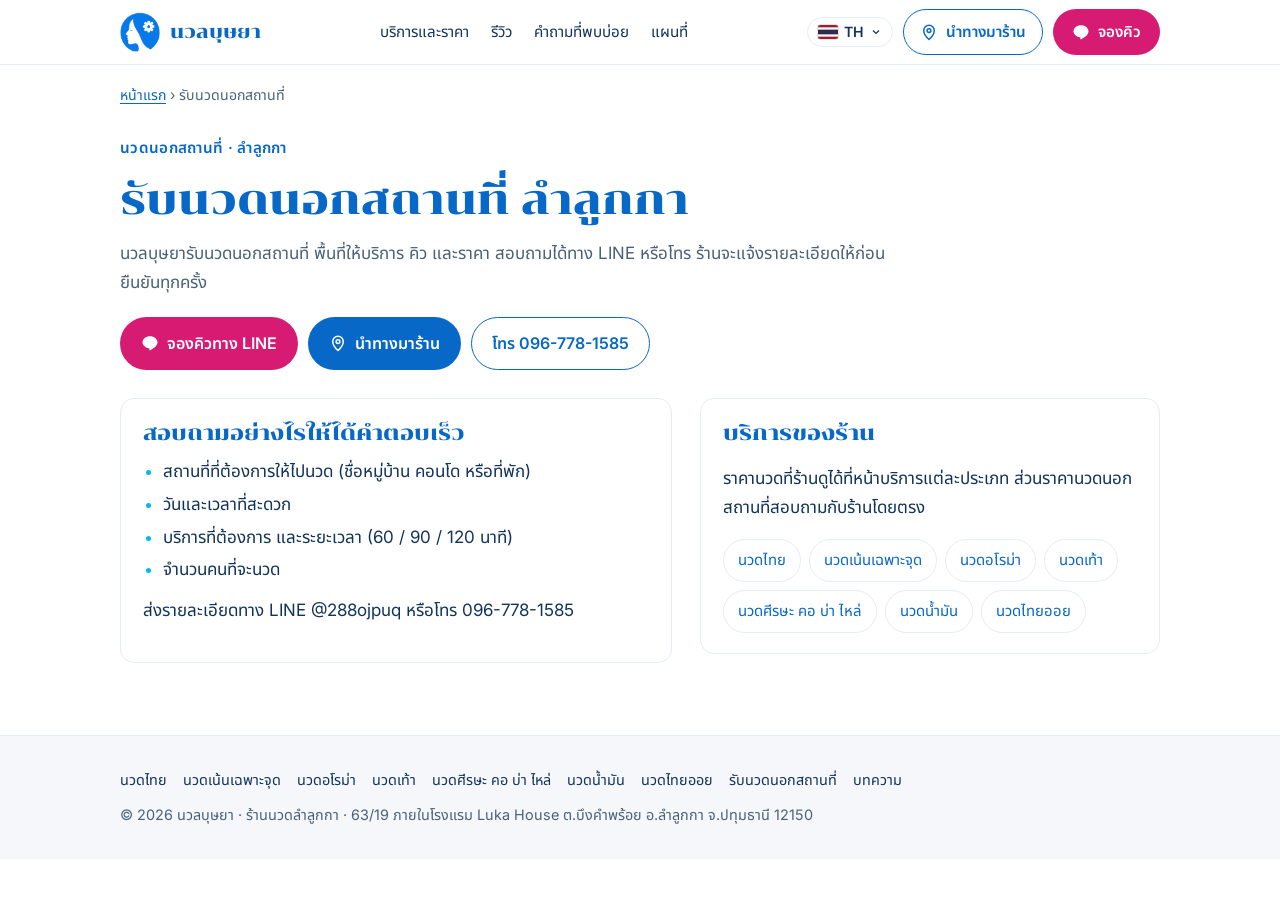
<file: outcall/index.html>
<!doctype html>
<html lang="th">
<head>
<meta charset="utf-8">
<meta name="viewport" content="width=device-width, initial-scale=1">
<!-- Google Tag Manager -->
<script id="gtm-loader">(function(w,d,s,l,i){w[l]=w[l]||[];w[l].push({'gtm.start':
new Date().getTime(),event:'gtm.js'});var f=d.getElementsByTagName(s)[0],
j=d.createElement(s),dl=l!='dataLayer'?'&l='+l:'';j.async=true;j.src=
'https://www.googletagmanager.com/gtm.js?id='+i+dl;f.parentNode.insertBefore(j,f);
})(window,document,'script','dataLayer','GTM-5KD9B98P');</script>
<script src="/scripts/track.js" defer></script>
<!-- End Google Tag Manager -->
<script src="/scripts/lang-menu.js" defer></script>
<title>รับนวดนอกสถานที่ ลำลูกกา | นวลบุษยา Nualbusaya</title>
<meta name="description" content="นวลบุษยา ร้านนวดในโรงแรม Luka House ลำลูกกา รับนวดนอกสถานที่ สอบถามพื้นที่ให้บริการ คิว และราคาทาง LINE @288ojpuq หรือโทร 096-778-1585">
<link rel="canonical" href="https://nualbusaya.com/outcall/">
<link rel="icon" type="image/png" sizes="256x256" href="/favicon.png">
<link rel="apple-touch-icon" sizes="256x256" href="/favicon.png">
<meta property="og:type" content="website">
<meta property="og:url" content="https://nualbusaya.com/outcall/">
<meta property="og:title" content="รับนวดนอกสถานที่ ลำลูกกา | นวลบุษยา Nualbusaya">
<meta property="og:description" content="นวลบุษยา ร้านนวดในโรงแรม Luka House ลำลูกกา รับนวดนอกสถานที่ สอบถามพื้นที่ให้บริการ คิว และราคาทาง LINE @288ojpuq หรือโทร 096-778-1585">
<meta property="og:image" content="https://nualbusaya.com/img/shop-thai-massage.jpg">
<meta property="og:locale" content="th_TH">
<meta property="og:site_name" content="นวลบุษยา Nualbusaya">
<meta name="twitter:card" content="summary_large_image">
<meta name="theme-color" content="#4e6b55">
<link rel="preconnect" href="https://fonts.googleapis.com">
<link rel="preconnect" href="https://fonts.gstatic.com" crossorigin>
<link href="https://fonts.googleapis.com/css2?family=Chonburi&family=Inter:wght@400;500;600&family=Noto+Sans+Thai:wght@400;500;600&family=Noto+Serif+Thai:wght@500;600&display=swap" rel="stylesheet">
<link rel="stylesheet" href="/styles/site.css">
<link rel="stylesheet" href="/styles/theme.css">
<script type="application/ld+json">
{
  "@context": "https://schema.org",
  "@graph": [
    {
      "@type": "HealthAndBeautyBusiness",
      "@id": "https://nualbusaya.com/#business",
      "name": "นวลบุษยา Nualbusaya",
      "url": "https://nualbusaya.com/",
      "telephone": "+66967781585",
      "address": {
        "@type": "PostalAddress",
        "streetAddress": "63/19 ภายในโรงแรม Luka House ตำบลบึงคำพร้อย",
        "addressLocality": "ลำลูกกา",
        "addressRegion": "ปทุมธานี",
        "postalCode": "12150",
        "addressCountry": "TH"
      }
    },
    {
      "@type": "Service",
      "name": "รับนวดนอกสถานที่",
      "alternateName": "Outcall massage",
      "url": "https://nualbusaya.com/outcall/",
      "provider": {
        "@id": "https://nualbusaya.com/#business"
      },
      "areaServed": {
        "@type": "City",
        "name": "ลำลูกกา"
      }
    },
    {
      "@type": "BreadcrumbList",
      "itemListElement": [
        {
          "@type": "ListItem",
          "position": 1,
          "name": "นวลบุษยา",
          "item": "https://nualbusaya.com/"
        },
        {
          "@type": "ListItem",
          "position": 2,
          "name": "รับนวดนอกสถานที่",
          "item": "https://nualbusaya.com/outcall/"
        }
      ]
    }
  ]
}
</script>
</head>
<body>
<!-- Google Tag Manager (noscript) -->
<noscript><iframe src="https://www.googletagmanager.com/ns.html?id=GTM-5KD9B98P" height="0" width="0" style="display:none;visibility:hidden" title="Google Tag Manager"></iframe></noscript>
<!-- End Google Tag Manager (noscript) -->
<a class="skip-link" href="#top">ข้ามไปเนื้อหาหลัก</a>
<header>
  <div class="wrap bar">
    <a class="brand" href="/" aria-label="นวลบุษยา หน้าแรก">
      <img src="/img/icon-blue.png" alt="" width="40" height="40">
      <b>นวลบุษยา</b>
    </a>
    <nav aria-label="เมนูหลัก">
      <a href="/#menu">บริการและราคา</a>
      <a href="/#reviews">รีวิว</a>
      <a href="/#faq">คำถามที่พบบ่อย</a>
      <a href="/#location">แผนที่</a>
    </nav>
    <div class="header-actions">
    <details class="lang-menu">
      <summary aria-label="เปลี่ยนภาษา / Change language"><img src="/img/flag-th.svg" alt="" width="20" height="14"><span>TH</span><svg class="caret" viewBox="0 0 24 24" fill="none" stroke="currentColor" stroke-width="2.4" aria-hidden="true"><path d="m6 9 6 6 6-6"/></svg></summary>
      <ul>
        <li><a href="/outcall/" lang="th" hreflang="th" aria-current="true"><img src="/img/flag-th.svg" alt="" width="20" height="14">ภาษาไทย</a></li>
        <li><a href="/en/" lang="en" hreflang="en"><img src="/img/flag-gb.svg" alt="" width="20" height="14">English</a></li>
      </ul>
    </details>
    <a class="btn btn-ghost header-directions" href="https://www.google.com/maps/dir/?api=1&amp;destination=13.9320524,100.7484876" target="_blank" rel="noopener" style="padding:9px 16px;font-size:.95rem"><svg viewBox="0 0 24 24" fill="none" stroke="currentColor" stroke-width="2" aria-hidden="true"><path d="M12 22s7-6.1 7-12a7 7 0 1 0-14 0c0 5.9 7 12 7 12z"/><circle cx="12" cy="10" r="2.5"/></svg>นำทางมาร้าน</a>
    <a class="btn btn-book header-book" href="https://line.me/R/ti/p/@288ojpuq" target="_blank" rel="noopener"><svg viewBox="0 0 24 24" fill="currentColor" aria-hidden="true"><path d="M12 3C6.5 3 2 6.6 2 11c0 3.9 3.5 7.2 8.3 7.9.3.1.8.2.9.5.1.3.1.7 0 1l-.1.9c0 .3-.2 1 .9.5s5.9-3.5 8-5.9C21.4 14.3 22 12.7 22 11c0-4.4-4.5-8-10-8z"/></svg>จองคิว</a>
    </div>
  </div>
</header>

<main id="top">
  <div class="wrap crumbs"><a href="/">หน้าแรก</a> › รับนวดนอกสถานที่</div>
  <section class="page-hero">
    <div class="wrap">
      <div class="eyebrow">นวดนอกสถานที่ · ลำลูกกา</div>
      <h1>รับนวดนอกสถานที่ ลำลูกกา</h1>
      <p class="lead">นวลบุษยารับนวดนอกสถานที่ พื้นที่ให้บริการ คิว และราคา สอบถามได้ทาง LINE หรือโทร ร้านจะแจ้งรายละเอียดให้ก่อนยืนยันทุกครั้ง</p>
      <div class="btns">
          <a class="btn btn-primary" href="https://www.google.com/maps/dir/?api=1&amp;destination=13.9320524,100.7484876" target="_blank" rel="noopener"><svg viewBox="0 0 24 24" fill="none" stroke="currentColor" stroke-width="2" aria-hidden="true"><path d="M12 22s7-6.1 7-12a7 7 0 1 0-14 0c0 5.9 7 12 7 12z"/><circle cx="12" cy="10" r="2.5"/></svg>นำทางมาร้าน</a>
          <a class="btn btn-ghost" href="tel:+66967781585">โทร 096-778-1585</a>
          <a class="btn btn-book" href="https://line.me/R/ti/p/@288ojpuq" target="_blank" rel="noopener"><svg viewBox="0 0 24 24" fill="currentColor" aria-hidden="true"><path d="M12 3C6.5 3 2 6.6 2 11c0 3.9 3.5 7.2 8.3 7.9.3.1.8.2.9.5.1.3.1.7 0 1l-.1.9c0 .3-.2 1 .9.5s5.9-3.5 8-5.9C21.4 14.3 22 12.7 22 11c0-4.4-4.5-8-10-8z"/></svg>จองคิวทาง LINE</a>
        </div>
    </div>
  </section>
  <section style="padding-top:20px">
    <div class="wrap page-grid">
      <div class="panel">
        <h2>สอบถามอย่างไรให้ได้คำตอบเร็ว</h2>
        <ul class="ticks">
          <li>สถานที่ที่ต้องการให้ไปนวด (ชื่อหมู่บ้าน คอนโด หรือที่พัก)</li>
          <li>วันและเวลาที่สะดวก</li>
          <li>บริการที่ต้องการ และระยะเวลา (60 / 90 / 120 นาที)</li>
          <li>จำนวนคนที่จะนวด</li>
        </ul>
        <p style="margin-top:12px">ส่งรายละเอียดทาง LINE @288ojpuq หรือโทร 096-778-1585</p>
      </div>
      <div class="panel">
        <h2>บริการของร้าน</h2>
        <p>ราคานวดที่ร้านดูได้ที่หน้าบริการแต่ละประเภท ส่วนราคานวดนอกสถานที่สอบถามกับร้านโดยตรง</p>
        <ul class="other-services" style="margin-top:12px"><li><a href="/thai-massage/">นวดไทย</a></li><li><a href="/deep-tissue/">นวดเน้นเฉพาะจุด</a></li><li><a href="/aromatherapy/">นวดอโรม่า</a></li><li><a href="/foot-massage/">นวดเท้า</a></li><li><a href="/head-neck-shoulder/">นวดศีรษะ คอ บ่า ไหล่</a></li><li><a href="/oil-massage/">นวดน้ำมัน</a></li><li><a href="/thai-oil/">นวดไทยออย</a></li></ul>
      </div>
    </div>
  </section>
</main>
<footer>
  <div class="wrap row" style="flex-direction:column;align-items:flex-start;gap:10px">
    <nav class="footer-links" aria-label="บริการทั้งหมด"><a href="/thai-massage/">นวดไทย</a><a href="/deep-tissue/">นวดเน้นเฉพาะจุด</a><a href="/aromatherapy/">นวดอโรม่า</a><a href="/foot-massage/">นวดเท้า</a><a href="/head-neck-shoulder/">นวดศีรษะ คอ บ่า ไหล่</a><a href="/oil-massage/">นวดน้ำมัน</a><a href="/thai-oil/">นวดไทยออย</a><a href="/outcall/">รับนวดนอกสถานที่</a><a href="/guides/">บทความ</a></nav>
    <span>© 2026 นวลบุษยา · ร้านนวดลำลูกกา · 63/19 ภายในโรงแรม Luka House ต.บึงคำพร้อย อ.ลำลูกกา จ.ปทุมธานี 12150</span>
  </div>
</footer>
<div class="dock" aria-label="นำทางและติดต่อร้าน">
  <a class="btn btn-primary" href="https://www.google.com/maps/dir/?api=1&amp;destination=13.9320524,100.7484876" target="_blank" rel="noopener">นำทางมาร้าน</a>
  <a class="btn btn-ghost" href="tel:+66967781585">โทร</a>
  <a class="btn btn-book" href="https://line.me/R/ti/p/@288ojpuq" target="_blank" rel="noopener">จองคิว LINE</a>
</div>
</body>
</html>
</file>
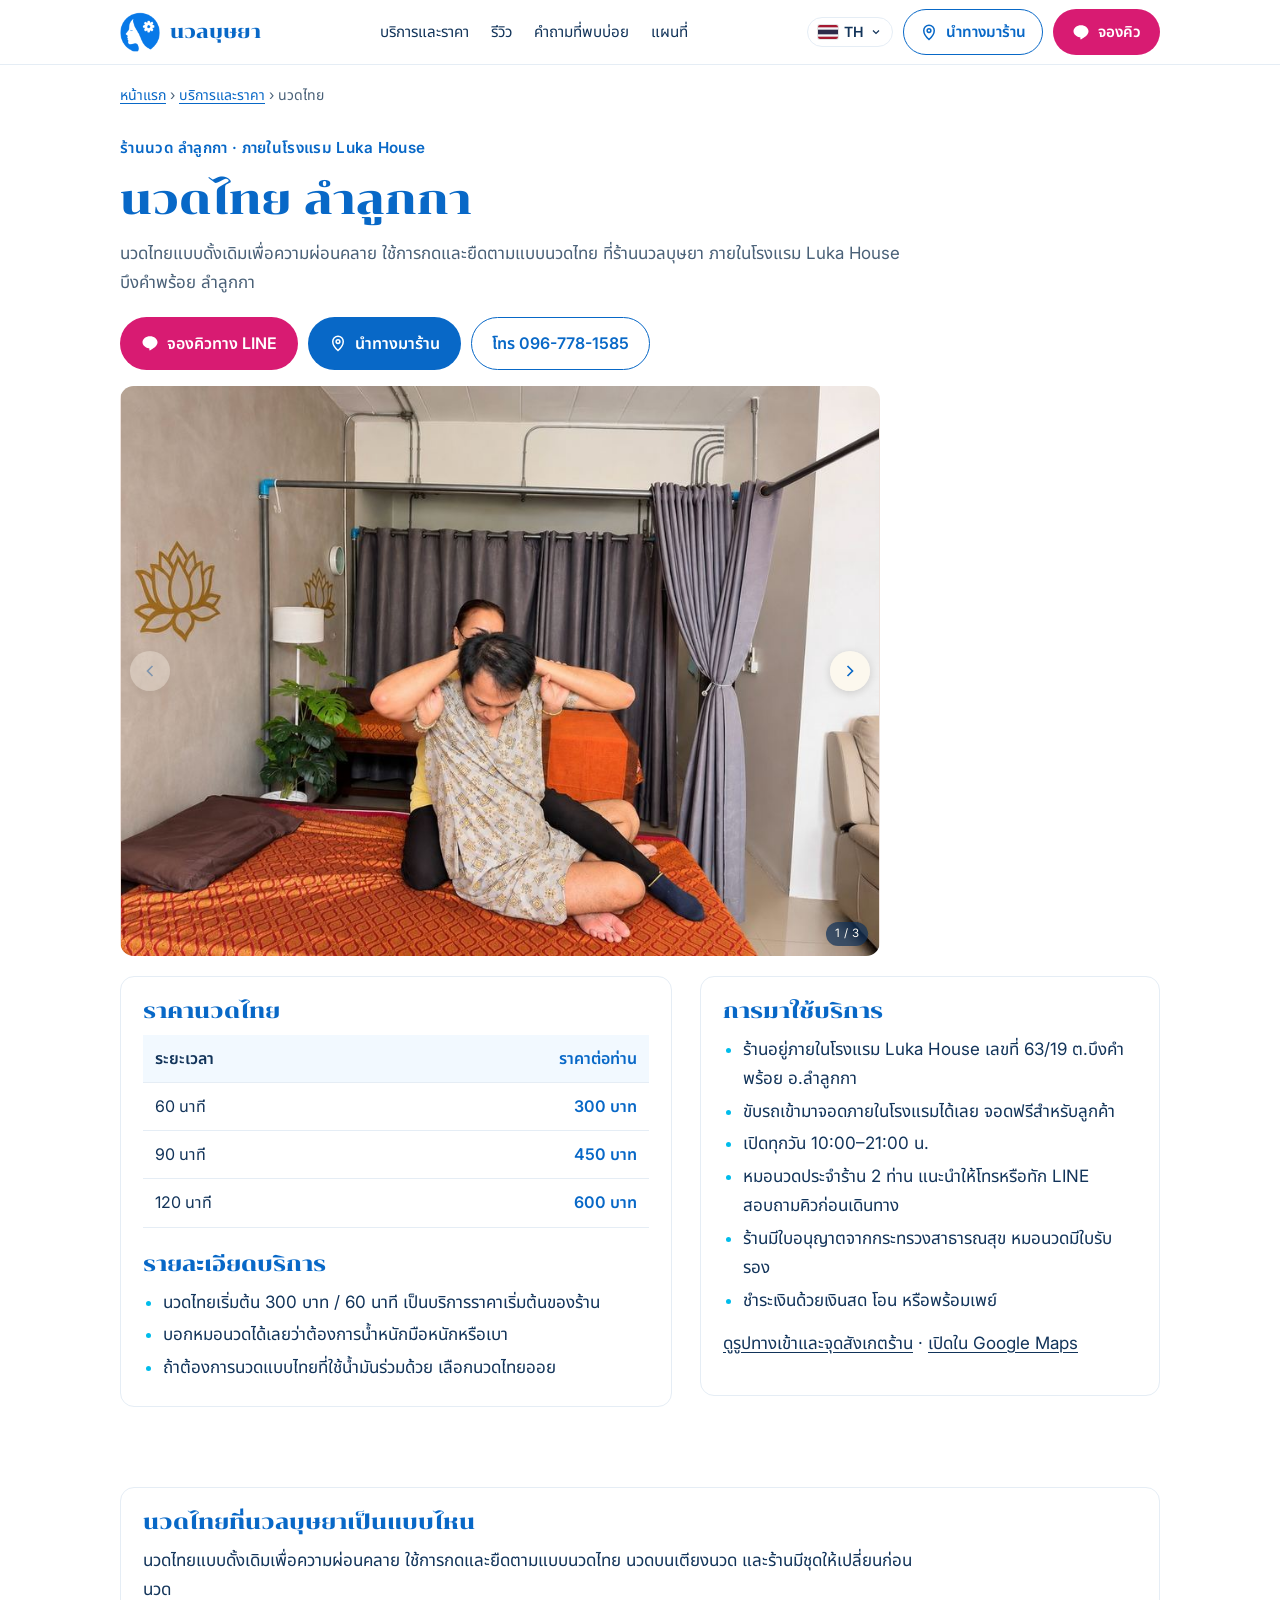
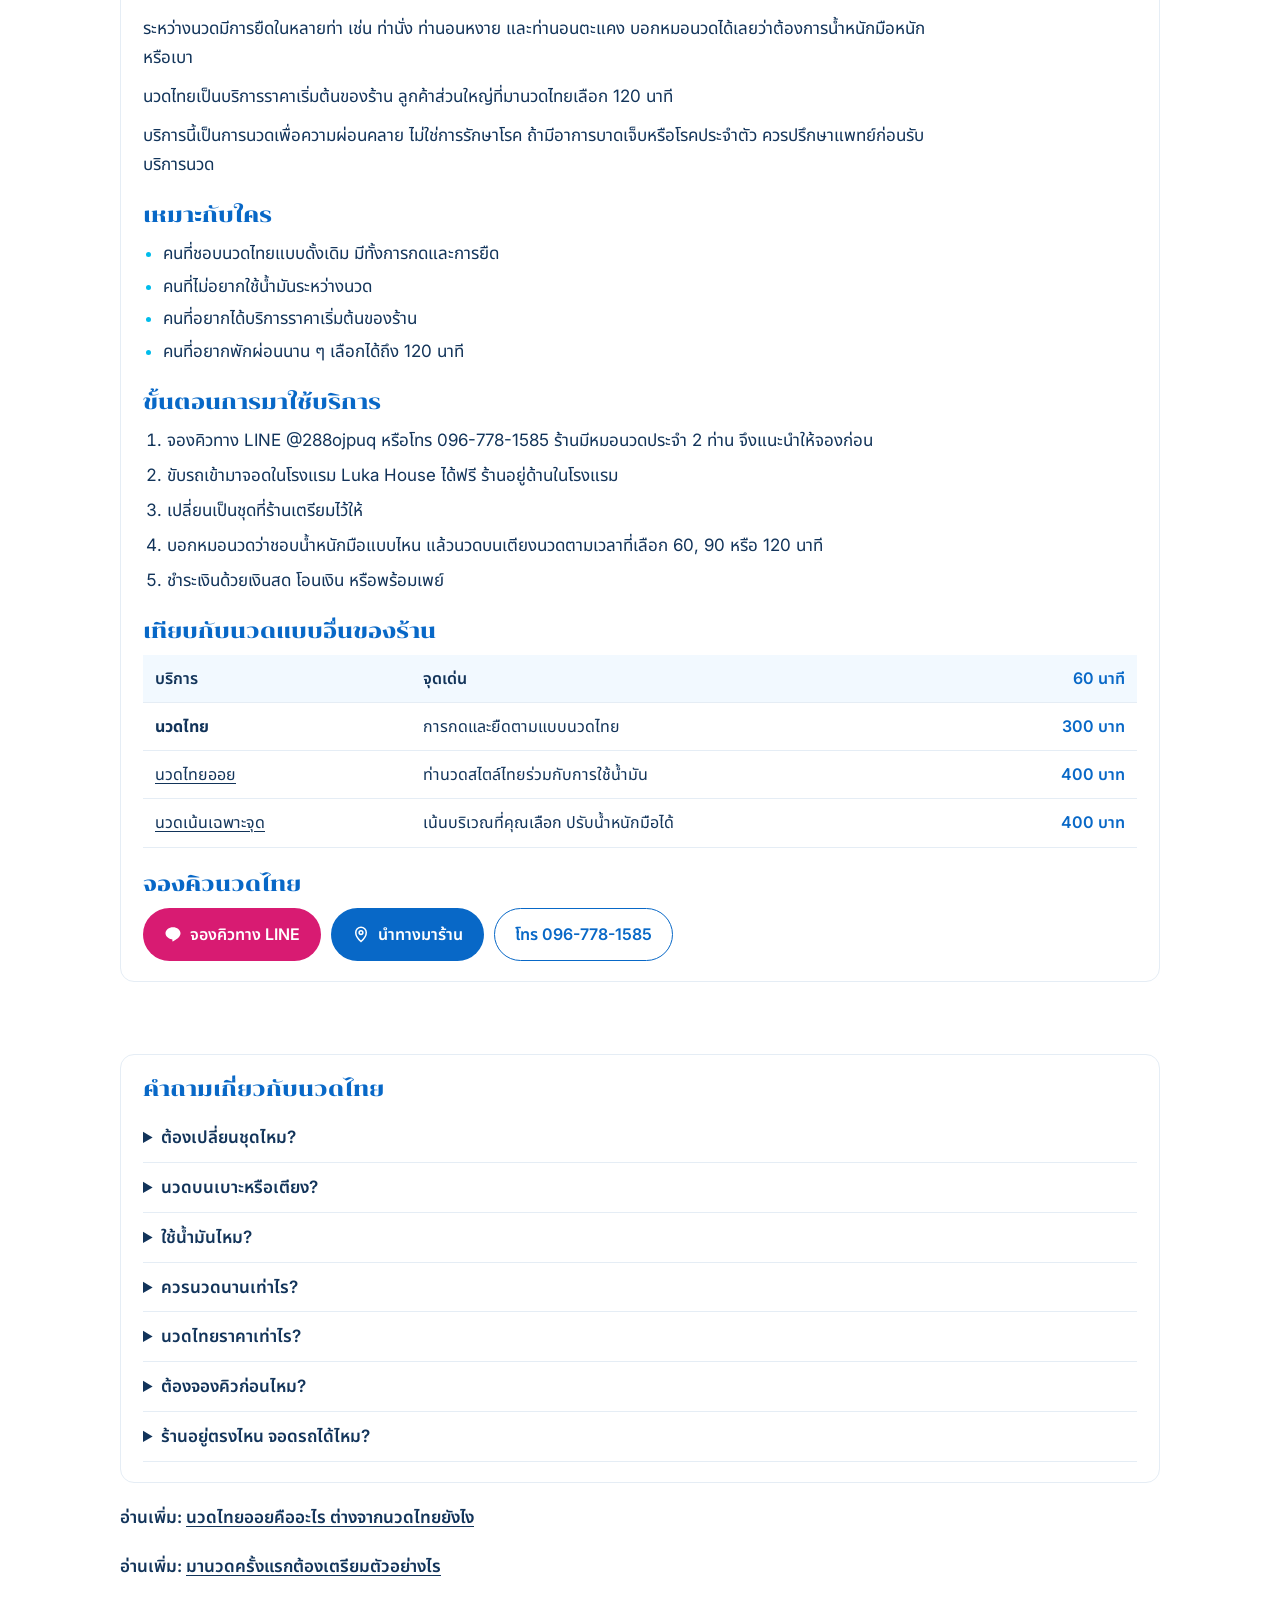
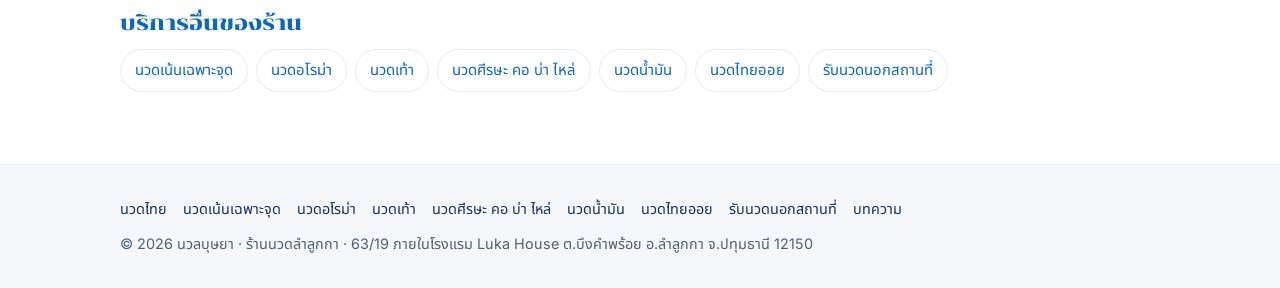
<file: thai-massage/index.html>
<!doctype html>
<html lang="th">
<head>
<meta charset="utf-8">
<meta name="viewport" content="width=device-width, initial-scale=1">
<!-- Google Tag Manager -->
<script id="gtm-loader">(function(w,d,s,l,i){w[l]=w[l]||[];w[l].push({'gtm.start':
new Date().getTime(),event:'gtm.js'});var f=d.getElementsByTagName(s)[0],
j=d.createElement(s),dl=l!='dataLayer'?'&l='+l:'';j.async=true;j.src=
'https://www.googletagmanager.com/gtm.js?id='+i+dl;f.parentNode.insertBefore(j,f);
})(window,document,'script','dataLayer','GTM-5KD9B98P');</script>
<script src="/scripts/track.js" defer></script>
<!-- End Google Tag Manager -->
<script src="/scripts/lang-menu.js" defer></script>
<title>นวดไทย ลำลูกกา 300 บาท/60 นาที · นวลบุษยา</title>
<meta name="description" content="นวดไทยแบบดั้งเดิม กดและยืดตามแบบนวดไทย บนเตียงนวด มีชุดให้เปลี่ยน 60 นาที 300 บาท ในโรงแรม Luka House ลำลูกกา จอดรถฟรี">
<link rel="canonical" href="https://nualbusaya.com/thai-massage/">
<link rel="icon" type="image/png" sizes="256x256" href="/favicon.png">
<link rel="apple-touch-icon" sizes="256x256" href="/favicon.png">
<meta property="og:type" content="website">
<meta property="og:url" content="https://nualbusaya.com/thai-massage/">
<meta property="og:title" content="นวดไทย ลำลูกกา 300 บาท/60 นาที · นวลบุษยา">
<meta property="og:description" content="นวดไทยแบบดั้งเดิม กดและยืดตามแบบนวดไทย บนเตียงนวด มีชุดให้เปลี่ยน 60 นาที 300 บาท ในโรงแรม Luka House ลำลูกกา จอดรถฟรี">
<meta property="og:image" content="https://nualbusaya.com/img/shop-thai-massage.jpg">
<meta property="og:locale" content="th_TH">
<meta property="og:site_name" content="นวลบุษยา Nualbusaya">
<meta name="twitter:card" content="summary_large_image">
<meta name="theme-color" content="#4e6b55">
<link rel="preconnect" href="https://fonts.googleapis.com">
<link rel="preconnect" href="https://fonts.gstatic.com" crossorigin>
<link href="https://fonts.googleapis.com/css2?family=Chonburi&family=Inter:wght@400;500;600&family=Noto+Sans+Thai:wght@400;500;600&family=Noto+Serif+Thai:wght@500;600&display=swap" rel="stylesheet">
<link rel="stylesheet" href="/styles/site.css">
<link rel="stylesheet" href="/styles/theme.css">
<script type="application/ld+json">
{
  "@context": "https://schema.org",
  "@graph": [
    {
      "@type": "HealthAndBeautyBusiness",
      "@id": "https://nualbusaya.com/#business",
      "name": "นวลบุษยา Nualbusaya",
      "url": "https://nualbusaya.com/",
      "telephone": "+66967781585",
      "address": {
        "@type": "PostalAddress",
        "streetAddress": "63/19 ภายในโรงแรม Luka House ตำบลบึงคำพร้อย",
        "addressLocality": "ลำลูกกา",
        "addressRegion": "ปทุมธานี",
        "postalCode": "12150",
        "addressCountry": "TH"
      }
    },
    {
      "@type": "Service",
      "@id": "https://nualbusaya.com/thai-massage/#service",
      "name": "นวดไทย",
      "alternateName": "Traditional Thai Massage",
      "serviceType": "นวดไทย",
      "description": "นวดไทยแบบดั้งเดิมเพื่อความผ่อนคลาย ใช้การกดและยืดตามแบบนวดไทย ที่ร้านนวลบุษยา ภายในโรงแรม Luka House บึงคำพร้อย ลำลูกกา",
      "url": "https://nualbusaya.com/thai-massage/",
      "provider": {
        "@id": "https://nualbusaya.com/#business"
      },
      "areaServed": {
        "@type": "City",
        "name": "ลำลูกกา"
      },
      "offers": [
        {
          "@type": "Offer",
          "name": "นวดไทย 60 นาที",
          "price": 300,
          "priceCurrency": "THB",
          "url": "https://nualbusaya.com/thai-massage/"
        },
        {
          "@type": "Offer",
          "name": "นวดไทย 90 นาที",
          "price": 450,
          "priceCurrency": "THB",
          "url": "https://nualbusaya.com/thai-massage/"
        },
        {
          "@type": "Offer",
          "name": "นวดไทย 120 นาที",
          "price": 600,
          "priceCurrency": "THB",
          "url": "https://nualbusaya.com/thai-massage/"
        }
      ]
    },
    {
      "@type": "BreadcrumbList",
      "itemListElement": [
        {
          "@type": "ListItem",
          "position": 1,
          "name": "นวลบุษยา",
          "item": "https://nualbusaya.com/"
        },
        {
          "@type": "ListItem",
          "position": 2,
          "name": "บริการและราคา",
          "item": "https://nualbusaya.com/#menu"
        },
        {
          "@type": "ListItem",
          "position": 3,
          "name": "นวดไทย",
          "item": "https://nualbusaya.com/thai-massage/"
        }
      ]
    },
    {
      "@type": "FAQPage",
      "@id": "https://nualbusaya.com/thai-massage/#faq",
      "mainEntity": [
        {
          "@type": "Question",
          "name": "ต้องเปลี่ยนชุดไหม?",
          "acceptedAnswer": {
            "@type": "Answer",
            "text": "ร้านมีชุดให้เปลี่ยนก่อนนวด"
          }
        },
        {
          "@type": "Question",
          "name": "นวดบนเบาะหรือเตียง?",
          "acceptedAnswer": {
            "@type": "Answer",
            "text": "นวดบนเตียงนวด"
          }
        },
        {
          "@type": "Question",
          "name": "ใช้น้ำมันไหม?",
          "acceptedAnswer": {
            "@type": "Answer",
            "text": "นวดไทยไม่ใช้น้ำมัน ถ้าอยากได้ท่านวดสไตล์ไทยร่วมกับน้ำมัน เลือกนวดไทยออย"
          }
        },
        {
          "@type": "Question",
          "name": "ควรนวดนานเท่าไร?",
          "acceptedAnswer": {
            "@type": "Answer",
            "text": "เลือกได้ 60, 90 หรือ 120 นาที ลูกค้าส่วนใหญ่ที่มานวดไทยเลือก 120 นาที"
          }
        },
        {
          "@type": "Question",
          "name": "นวดไทยราคาเท่าไร?",
          "acceptedAnswer": {
            "@type": "Answer",
            "text": "60 นาที 300 บาท · 90 นาที 450 บาท · 120 นาที 600 บาท ราคาต่อท่าน"
          }
        },
        {
          "@type": "Question",
          "name": "ต้องจองคิวก่อนไหม?",
          "acceptedAnswer": {
            "@type": "Answer",
            "text": "ร้านมีหมอนวดประจำ 2 ท่าน แนะนำให้โทร 096-778-1585 หรือทัก LINE @288ojpuq สอบถามคิวก่อนเดินทาง"
          }
        },
        {
          "@type": "Question",
          "name": "ร้านอยู่ตรงไหน จอดรถได้ไหม?",
          "acceptedAnswer": {
            "@type": "Answer",
            "text": "ร้านอยู่ด้านในโรงแรม Luka House ต.บึงคำพร้อย อ.ลำลูกกา ขับรถเข้ามาจอดภายในโรงแรมได้ฟรี"
          }
        }
      ]
    }
  ]
}
</script>
</head>
<body>
<!-- Google Tag Manager (noscript) -->
<noscript><iframe src="https://www.googletagmanager.com/ns.html?id=GTM-5KD9B98P" height="0" width="0" style="display:none;visibility:hidden" title="Google Tag Manager"></iframe></noscript>
<!-- End Google Tag Manager (noscript) -->
<a class="skip-link" href="#top">ข้ามไปเนื้อหาหลัก</a>
<header>
  <div class="wrap bar">
    <a class="brand" href="/" aria-label="นวลบุษยา หน้าแรก">
      <img src="/img/icon-blue.png" alt="" width="40" height="40">
      <b>นวลบุษยา</b>
    </a>
    <nav aria-label="เมนูหลัก">
      <a href="/#menu">บริการและราคา</a>
      <a href="/#reviews">รีวิว</a>
      <a href="/#faq">คำถามที่พบบ่อย</a>
      <a href="/#location">แผนที่</a>
    </nav>
    <div class="header-actions">
    <details class="lang-menu">
      <summary aria-label="เปลี่ยนภาษา / Change language"><img src="/img/flag-th.svg" alt="" width="20" height="14"><span>TH</span><svg class="caret" viewBox="0 0 24 24" fill="none" stroke="currentColor" stroke-width="2.4" aria-hidden="true"><path d="m6 9 6 6 6-6"/></svg></summary>
      <ul>
        <li><a href="/thai-massage/" lang="th" hreflang="th" aria-current="true"><img src="/img/flag-th.svg" alt="" width="20" height="14">ภาษาไทย</a></li>
        <li><a href="/en/" lang="en" hreflang="en"><img src="/img/flag-gb.svg" alt="" width="20" height="14">English</a></li>
      </ul>
    </details>
    <a class="btn btn-ghost header-directions" href="https://www.google.com/maps/dir/?api=1&amp;destination=13.9320524,100.7484876" target="_blank" rel="noopener" style="padding:9px 16px;font-size:.95rem"><svg viewBox="0 0 24 24" fill="none" stroke="currentColor" stroke-width="2" aria-hidden="true"><path d="M12 22s7-6.1 7-12a7 7 0 1 0-14 0c0 5.9 7 12 7 12z"/><circle cx="12" cy="10" r="2.5"/></svg>นำทางมาร้าน</a>
    <a class="btn btn-book header-book" href="https://line.me/R/ti/p/@288ojpuq" target="_blank" rel="noopener"><svg viewBox="0 0 24 24" fill="currentColor" aria-hidden="true"><path d="M12 3C6.5 3 2 6.6 2 11c0 3.9 3.5 7.2 8.3 7.9.3.1.8.2.9.5.1.3.1.7 0 1l-.1.9c0 .3-.2 1 .9.5s5.9-3.5 8-5.9C21.4 14.3 22 12.7 22 11c0-4.4-4.5-8-10-8z"/></svg>จองคิว</a>
    </div>
  </div>
</header>

<main id="top">
  <div class="wrap crumbs"><a href="/">หน้าแรก</a> › <a href="/#menu">บริการและราคา</a> › นวดไทย</div>
  <section class="page-hero">
    <div class="wrap">
      <div class="eyebrow">ร้านนวด ลำลูกกา · ภายในโรงแรม Luka House</div>
      <h1>นวดไทย ลำลูกกา</h1>
      <p class="lead">นวดไทยแบบดั้งเดิมเพื่อความผ่อนคลาย ใช้การกดและยืดตามแบบนวดไทย ที่ร้านนวลบุษยา ภายในโรงแรม Luka House บึงคำพร้อย ลำลูกกา</p>
      <div class="btns">
          <a class="btn btn-primary" href="https://www.google.com/maps/dir/?api=1&amp;destination=13.9320524,100.7484876" target="_blank" rel="noopener"><svg viewBox="0 0 24 24" fill="none" stroke="currentColor" stroke-width="2" aria-hidden="true"><path d="M12 22s7-6.1 7-12a7 7 0 1 0-14 0c0 5.9 7 12 7 12z"/><circle cx="12" cy="10" r="2.5"/></svg>นำทางมาร้าน</a>
          <a class="btn btn-ghost" href="tel:+66967781585">โทร 096-778-1585</a>
          <a class="btn btn-book" href="https://line.me/R/ti/p/@288ojpuq" target="_blank" rel="noopener"><svg viewBox="0 0 24 24" fill="currentColor" aria-hidden="true"><path d="M12 3C6.5 3 2 6.6 2 11c0 3.9 3.5 7.2 8.3 7.9.3.1.8.2.9.5.1.3.1.7 0 1l-.1.9c0 .3-.2 1 .9.5s5.9-3.5 8-5.9C21.4 14.3 22 12.7 22 11c0-4.4-4.5-8-10-8z"/></svg>จองคิวทาง LINE</a>
        </div>
    </div>
  </section>
  <section style="padding:8px 0 0" aria-label="รูปนวดไทยที่ร้าน">
    <div class="wrap">
      <div class="service-gallery page-gallery" data-service-gallery>
        <div class="service-gallery-track" tabindex="0" role="region" aria-roledescription="carousel" aria-label="รูปนวดไทยที่ร้านนวลบุษยา ปัดหรือกดลูกศรเพื่อดูรูปถัดไป">
        <figure class="service-gallery-slide" aria-label="รูปที่ 1 จาก 3"><img src="/img/thai-massage/thai-massage-1.jpg" alt="หมอนวดยืดไหล่และหลังให้ลูกค้าในท่านั่งบนเบาะนวดไทย" width="900" height="676" loading="lazy" decoding="async"></figure>
        <figure class="service-gallery-slide" aria-label="รูปที่ 2 จาก 3"><img src="/img/thai-massage/thai-massage-2.jpg" alt="หมอนวดยืดขาและสะโพกให้ลูกค้าที่นอนหงายบนเบาะนวดไทย" width="900" height="675" loading="lazy" decoding="async"></figure>
        <figure class="service-gallery-slide" aria-label="รูปที่ 3 จาก 3"><img src="/img/thai-massage/thai-massage-3.jpg" alt="หมอนวดยืดต้นขาให้ลูกค้าในท่านอนตะแคงบนเบาะนวดไทย" width="900" height="675" loading="lazy" decoding="async"></figure>
        </div>
        <button class="service-gallery-btn service-gallery-prev" type="button" aria-label="รูปก่อนหน้า" hidden><svg viewBox="0 0 24 24" aria-hidden="true" focusable="false" fill="none" stroke="currentColor" stroke-width="2"><path d="m15 6-6 6 6 6"/></svg></button>
        <button class="service-gallery-btn service-gallery-next" type="button" aria-label="รูปถัดไป" hidden><svg viewBox="0 0 24 24" aria-hidden="true" focusable="false" fill="none" stroke="currentColor" stroke-width="2"><path d="m9 6 6 6-6 6"/></svg></button>
        <span class="service-gallery-count" aria-hidden="true">1 / 3</span>
      </div>
      <script src="/scripts/services.js" defer></script>
    </div>
  </section>
  <section style="padding-top:20px">
    <div class="wrap page-grid">
      <div class="panel">
        <h2>ราคานวดไทย</h2>
        <table class="price-table">
          <thead><tr><th scope="col">ระยะเวลา</th><th scope="col">ราคาต่อท่าน</th></tr></thead>
          <tbody>
              <tr><td>60 นาที</td><td>300 บาท</td></tr>
              <tr><td>90 นาที</td><td>450 บาท</td></tr>
              <tr><td>120 นาที</td><td>600 บาท</td></tr>
          </tbody>
        </table>
        
        <h2 style="margin-top:22px">รายละเอียดบริการ</h2>
        <ul class="ticks">
            <li>นวดไทยเริ่มต้น 300 บาท / 60 นาที เป็นบริการราคาเริ่มต้นของร้าน</li>
            <li>บอกหมอนวดได้เลยว่าต้องการน้ำหนักมือหนักหรือเบา</li>
            <li>ถ้าต้องการนวดแบบไทยที่ใช้น้ำมันร่วมด้วย เลือกนวดไทยออย</li>
        </ul>
      </div>
      <div class="panel">
        <h2>การมาใช้บริการ</h2>
        <ul class="ticks">
            <li>ร้านอยู่ภายในโรงแรม Luka House เลขที่ 63/19 ต.บึงคำพร้อย อ.ลำลูกกา</li>
            <li>ขับรถเข้ามาจอดภายในโรงแรมได้เลย จอดฟรีสำหรับลูกค้า</li>
            <li>เปิดทุกวัน 10:00–21:00 น.</li>
            <li>หมอนวดประจำร้าน 2 ท่าน แนะนำให้โทรหรือทัก LINE สอบถามคิวก่อนเดินทาง</li>
            <li>ร้านมีใบอนุญาตจากกระทรวงสาธารณสุข หมอนวดมีใบรับรอง</li>
            <li>ชำระเงินด้วยเงินสด โอน หรือพร้อมเพย์</li>
          </ul>
        <p style="margin-top:14px"><a href="/#photos">ดูรูปทางเข้าและจุดสังเกตร้าน</a> · <a href="https://maps.google.com/?cid=15830764363691679197" target="_blank" rel="noopener">เปิดใน Google Maps</a></p>
      </div>
    </div>
  </section>
  <section class="service-detail" id="details" style="padding-top:8px">
    <div class="wrap">
      <div class="panel">
        <h2>นวดไทยที่นวลบุษยาเป็นแบบไหน</h2>
        <p>นวดไทยแบบดั้งเดิมเพื่อความผ่อนคลาย ใช้การกดและยืดตามแบบนวดไทย นวดบนเตียงนวด และร้านมีชุดให้เปลี่ยนก่อนนวด</p>
        <p>ระหว่างนวดมีการยืดในหลายท่า เช่น ท่านั่ง ท่านอนหงาย และท่านอนตะแคง บอกหมอนวดได้เลยว่าต้องการน้ำหนักมือหนักหรือเบา</p>
        <p>นวดไทยเป็นบริการราคาเริ่มต้นของร้าน ลูกค้าส่วนใหญ่ที่มานวดไทยเลือก 120 นาที</p>
        <p>บริการนี้เป็นการนวดเพื่อความผ่อนคลาย ไม่ใช่การรักษาโรค ถ้ามีอาการบาดเจ็บหรือโรคประจำตัว ควรปรึกษาแพทย์ก่อนรับบริการนวด</p>
        <h2 style="margin-top:22px">เหมาะกับใคร</h2>
        <ul class="ticks">
          <li>คนที่ชอบนวดไทยแบบดั้งเดิม มีทั้งการกดและการยืด</li>
          <li>คนที่ไม่อยากใช้น้ำมันระหว่างนวด</li>
          <li>คนที่อยากได้บริการราคาเริ่มต้นของร้าน</li>
          <li>คนที่อยากพักผ่อนนาน ๆ เลือกได้ถึง 120 นาที</li>
        </ul>
        <h2 style="margin-top:22px">ขั้นตอนการมาใช้บริการ</h2>
        <ol class="steps">
          <li>จองคิวทาง LINE @288ojpuq หรือโทร 096-778-1585 ร้านมีหมอนวดประจำ 2 ท่าน จึงแนะนำให้จองก่อน</li>
          <li>ขับรถเข้ามาจอดในโรงแรม Luka House ได้ฟรี ร้านอยู่ด้านในโรงแรม</li>
          <li>เปลี่ยนเป็นชุดที่ร้านเตรียมไว้ให้</li>
          <li>บอกหมอนวดว่าชอบน้ำหนักมือแบบไหน แล้วนวดบนเตียงนวดตามเวลาที่เลือก 60, 90 หรือ 120 นาที</li>
          <li>ชำระเงินด้วยเงินสด โอนเงิน หรือพร้อมเพย์</li>
        </ol>
        <h2 style="margin-top:22px">เทียบกับนวดแบบอื่นของร้าน</h2>
        <table class="price-table compare-table">
          <thead><tr><th scope="col">บริการ</th><th scope="col">จุดเด่น</th><th scope="col">60 นาที</th></tr></thead>
          <tbody>
            <tr><td><strong>นวดไทย</strong></td><td>การกดและยืดตามแบบนวดไทย</td><td>300 บาท</td></tr>
            <tr><td><a href="/thai-oil/">นวดไทยออย</a></td><td>ท่านวดสไตล์ไทยร่วมกับการใช้น้ำมัน</td><td>400 บาท</td></tr>
            <tr><td><a href="/deep-tissue/">นวดเน้นเฉพาะจุด</a></td><td>เน้นบริเวณที่คุณเลือก ปรับน้ำหนักมือได้</td><td>400 บาท</td></tr>
          </tbody>
        </table>
        <h2 style="margin-top:22px">จองคิวนวดไทย</h2>
        <div class="btns">
          <a class="btn btn-primary" href="https://www.google.com/maps/dir/?api=1&amp;destination=13.9320524,100.7484876" target="_blank" rel="noopener"><svg viewBox="0 0 24 24" fill="none" stroke="currentColor" stroke-width="2" aria-hidden="true"><path d="M12 22s7-6.1 7-12a7 7 0 1 0-14 0c0 5.9 7 12 7 12z"/><circle cx="12" cy="10" r="2.5"/></svg>นำทางมาร้าน</a>
          <a class="btn btn-ghost" href="tel:+66967781585">โทร 096-778-1585</a>
          <a class="btn btn-book" href="https://line.me/R/ti/p/@288ojpuq" target="_blank" rel="noopener"><svg viewBox="0 0 24 24" fill="currentColor" aria-hidden="true"><path d="M12 3C6.5 3 2 6.6 2 11c0 3.9 3.5 7.2 8.3 7.9.3.1.8.2.9.5.1.3.1.7 0 1l-.1.9c0 .3-.2 1 .9.5s5.9-3.5 8-5.9C21.4 14.3 22 12.7 22 11c0-4.4-4.5-8-10-8z"/></svg>จองคิวทาง LINE</a>
        </div>
      </div>
    </div>
  </section>
  <section style="padding-top:0">
    <div class="wrap">
      <div class="panel faq-mini">
        <h2>คำถามเกี่ยวกับนวดไทย</h2>
        <details><summary>ต้องเปลี่ยนชุดไหม?</summary><p>ร้านมีชุดให้เปลี่ยนก่อนนวด</p></details>
        <details><summary>นวดบนเบาะหรือเตียง?</summary><p>นวดบนเตียงนวด</p></details>
        <details><summary>ใช้น้ำมันไหม?</summary><p>นวดไทยไม่ใช้น้ำมัน ถ้าอยากได้ท่านวดสไตล์ไทยร่วมกับน้ำมัน เลือกนวดไทยออย</p></details>
        <details><summary>ควรนวดนานเท่าไร?</summary><p>เลือกได้ 60, 90 หรือ 120 นาที ลูกค้าส่วนใหญ่ที่มานวดไทยเลือก 120 นาที</p></details>
        <details><summary>นวดไทยราคาเท่าไร?</summary><p>60 นาที 300 บาท · 90 นาที 450 บาท · 120 นาที 600 บาท ราคาต่อท่าน</p></details>
        <details><summary>ต้องจองคิวก่อนไหม?</summary><p>ร้านมีหมอนวดประจำ 2 ท่าน แนะนำให้โทร 096-778-1585 หรือทัก LINE @288ojpuq สอบถามคิวก่อนเดินทาง</p></details>
        <details><summary>ร้านอยู่ตรงไหน จอดรถได้ไหม?</summary><p>ร้านอยู่ด้านในโรงแรม Luka House ต.บึงคำพร้อย อ.ลำลูกกา ขับรถเข้ามาจอดภายในโรงแรมได้ฟรี</p></details>
      </div>
      <p class="related-guide">อ่านเพิ่ม: <a href="/guides/thai-oil-massage/">นวดไทยออยคืออะไร ต่างจากนวดไทยยังไง</a></p>
      <p class="related-guide">อ่านเพิ่ม: <a href="/guides/first-visit/">มานวดครั้งแรกต้องเตรียมตัวอย่างไร</a></p>
      <h2 style="margin:28px 0 12px;font-size:1.3rem">บริการอื่นของร้าน</h2>
      <ul class="other-services"><li><a href="/deep-tissue/">นวดเน้นเฉพาะจุด</a></li><li><a href="/aromatherapy/">นวดอโรม่า</a></li><li><a href="/foot-massage/">นวดเท้า</a></li><li><a href="/head-neck-shoulder/">นวดศีรษะ คอ บ่า ไหล่</a></li><li><a href="/oil-massage/">นวดน้ำมัน</a></li><li><a href="/thai-oil/">นวดไทยออย</a></li><li><a href="/outcall/">รับนวดนอกสถานที่</a></li></ul>
    </div>
  </section>
</main>
<footer>
  <div class="wrap row" style="flex-direction:column;align-items:flex-start;gap:10px">
    <nav class="footer-links" aria-label="บริการทั้งหมด"><a href="/thai-massage/">นวดไทย</a><a href="/deep-tissue/">นวดเน้นเฉพาะจุด</a><a href="/aromatherapy/">นวดอโรม่า</a><a href="/foot-massage/">นวดเท้า</a><a href="/head-neck-shoulder/">นวดศีรษะ คอ บ่า ไหล่</a><a href="/oil-massage/">นวดน้ำมัน</a><a href="/thai-oil/">นวดไทยออย</a><a href="/outcall/">รับนวดนอกสถานที่</a><a href="/guides/">บทความ</a></nav>
    <span>© 2026 นวลบุษยา · ร้านนวดลำลูกกา · 63/19 ภายในโรงแรม Luka House ต.บึงคำพร้อย อ.ลำลูกกา จ.ปทุมธานี 12150</span>
  </div>
</footer>
<div class="dock" aria-label="นำทางและติดต่อร้าน">
  <a class="btn btn-primary" href="https://www.google.com/maps/dir/?api=1&amp;destination=13.9320524,100.7484876" target="_blank" rel="noopener">นำทางมาร้าน</a>
  <a class="btn btn-ghost" href="tel:+66967781585">โทร</a>
  <a class="btn btn-book" href="https://line.me/R/ti/p/@288ojpuq" target="_blank" rel="noopener">จองคิว LINE</a>
</div>
</body>
</html>
</file>
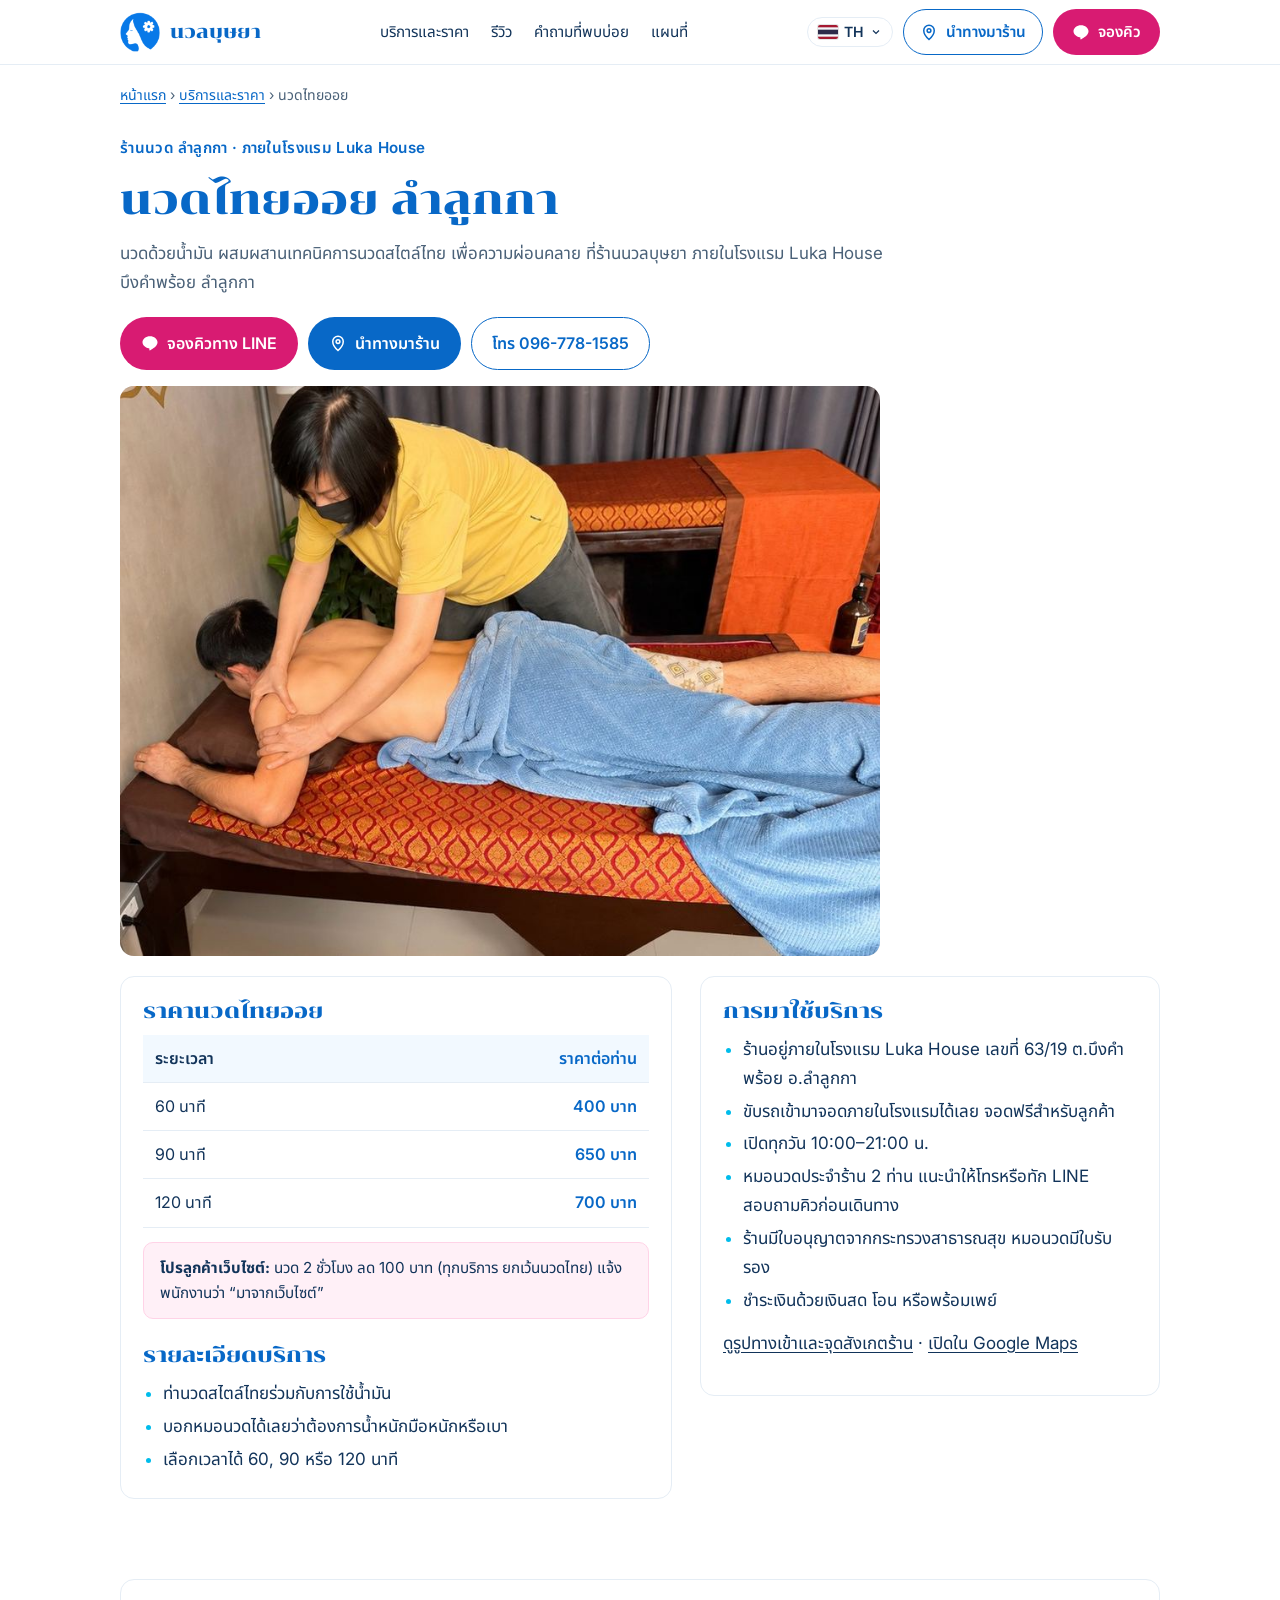
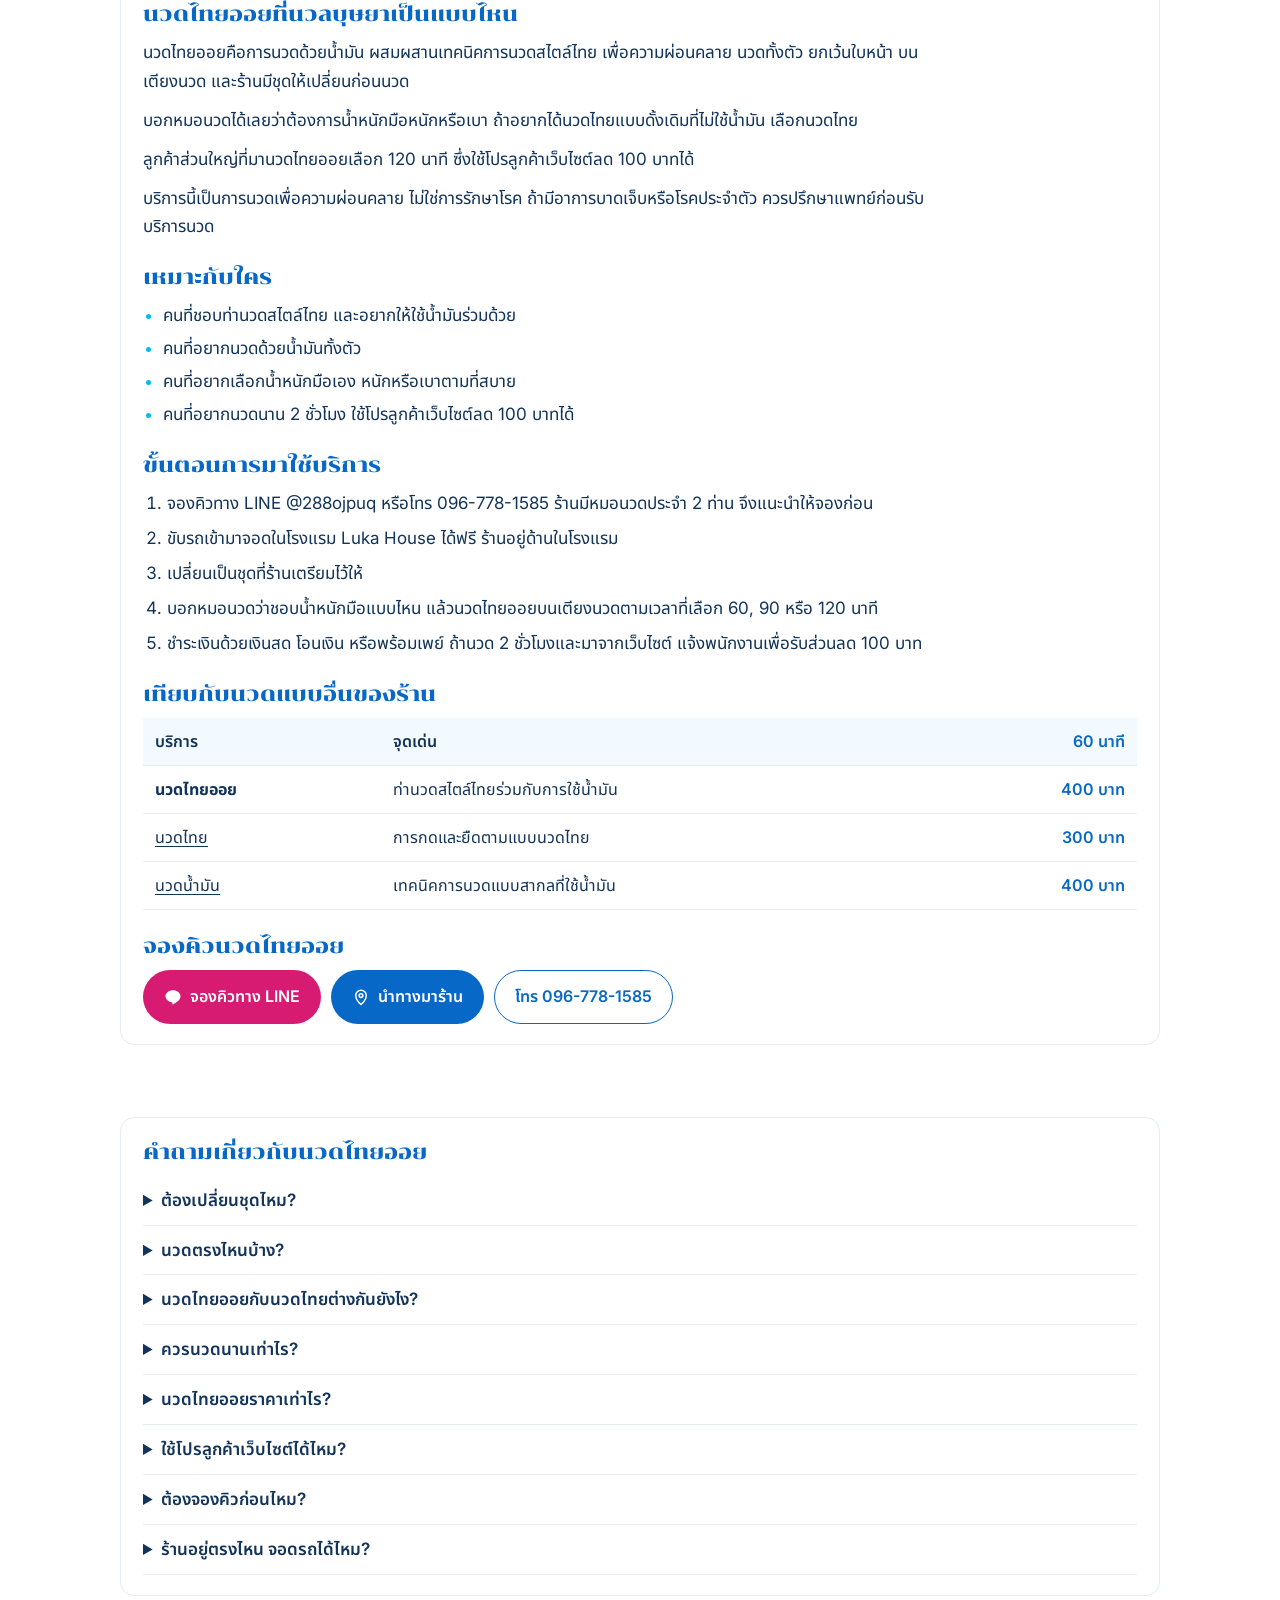
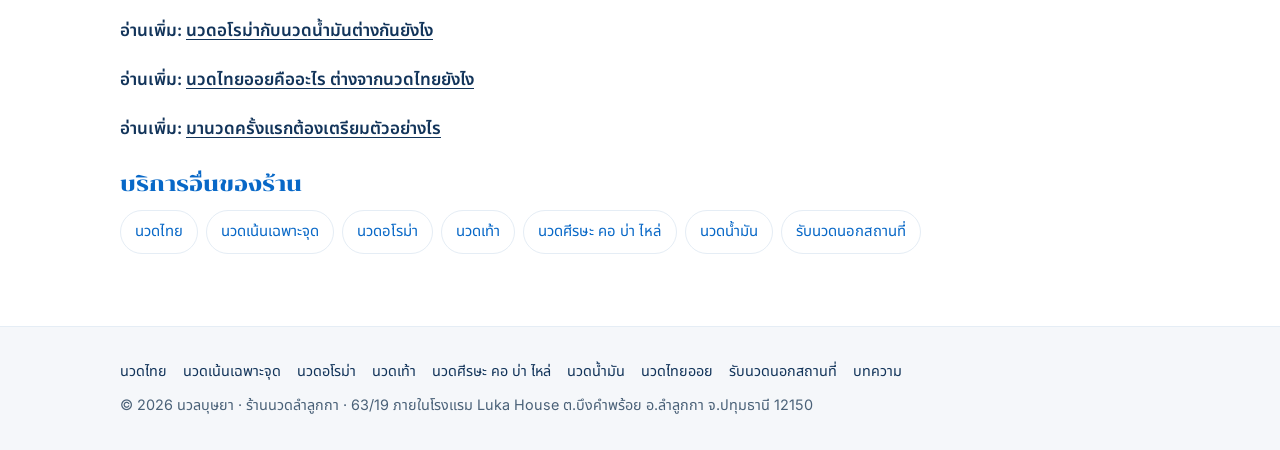
<file: thai-oil/index.html>
<!doctype html>
<html lang="th">
<head>
<meta charset="utf-8">
<meta name="viewport" content="width=device-width, initial-scale=1">
<!-- Google Tag Manager -->
<script id="gtm-loader">(function(w,d,s,l,i){w[l]=w[l]||[];w[l].push({'gtm.start':
new Date().getTime(),event:'gtm.js'});var f=d.getElementsByTagName(s)[0],
j=d.createElement(s),dl=l!='dataLayer'?'&l='+l:'';j.async=true;j.src=
'https://www.googletagmanager.com/gtm.js?id='+i+dl;f.parentNode.insertBefore(j,f);
})(window,document,'script','dataLayer','GTM-5KD9B98P');</script>
<script src="/scripts/track.js" defer></script>
<!-- End Google Tag Manager -->
<script src="/scripts/lang-menu.js" defer></script>
<title>นวดไทยออย ลำลูกกา 400 บาท/60 นาที · นวลบุษยา</title>
<meta name="description" content="นวดไทยออย ท่านวดสไตล์ไทยร่วมกับน้ำมัน ทั้งตัว ยกเว้นใบหน้า บนเตียงนวด มีชุดให้เปลี่ยน 60 นาที 400 บาท ในโรงแรม Luka House ลำลูกกา">
<link rel="canonical" href="https://nualbusaya.com/thai-oil/">
<link rel="icon" type="image/png" sizes="256x256" href="/favicon.png">
<link rel="apple-touch-icon" sizes="256x256" href="/favicon.png">
<meta property="og:type" content="website">
<meta property="og:url" content="https://nualbusaya.com/thai-oil/">
<meta property="og:title" content="นวดไทยออย ลำลูกกา 400 บาท/60 นาที · นวลบุษยา">
<meta property="og:description" content="นวดไทยออย ท่านวดสไตล์ไทยร่วมกับน้ำมัน ทั้งตัว ยกเว้นใบหน้า บนเตียงนวด มีชุดให้เปลี่ยน 60 นาที 400 บาท ในโรงแรม Luka House ลำลูกกา">
<meta property="og:image" content="https://nualbusaya.com/img/shop-thai-massage.jpg">
<meta property="og:locale" content="th_TH">
<meta property="og:site_name" content="นวลบุษยา Nualbusaya">
<meta name="twitter:card" content="summary_large_image">
<meta name="theme-color" content="#4e6b55">
<link rel="preconnect" href="https://fonts.googleapis.com">
<link rel="preconnect" href="https://fonts.gstatic.com" crossorigin>
<link href="https://fonts.googleapis.com/css2?family=Chonburi&family=Inter:wght@400;500;600&family=Noto+Sans+Thai:wght@400;500;600&family=Noto+Serif+Thai:wght@500;600&display=swap" rel="stylesheet">
<link rel="stylesheet" href="/styles/site.css">
<link rel="stylesheet" href="/styles/theme.css">
<script type="application/ld+json">
{
  "@context": "https://schema.org",
  "@graph": [
    {
      "@type": "HealthAndBeautyBusiness",
      "@id": "https://nualbusaya.com/#business",
      "name": "นวลบุษยา Nualbusaya",
      "url": "https://nualbusaya.com/",
      "telephone": "+66967781585",
      "address": {
        "@type": "PostalAddress",
        "streetAddress": "63/19 ภายในโรงแรม Luka House ตำบลบึงคำพร้อย",
        "addressLocality": "ลำลูกกา",
        "addressRegion": "ปทุมธานี",
        "postalCode": "12150",
        "addressCountry": "TH"
      }
    },
    {
      "@type": "Service",
      "@id": "https://nualbusaya.com/thai-oil/#service",
      "name": "นวดไทยออย",
      "alternateName": "Thai Oil Massage",
      "serviceType": "นวดไทยออย",
      "description": "นวดด้วยน้ำมัน ผสมผสานเทคนิคการนวดสไตล์ไทย เพื่อความผ่อนคลาย ที่ร้านนวลบุษยา ภายในโรงแรม Luka House บึงคำพร้อย ลำลูกกา",
      "url": "https://nualbusaya.com/thai-oil/",
      "provider": {
        "@id": "https://nualbusaya.com/#business"
      },
      "areaServed": {
        "@type": "City",
        "name": "ลำลูกกา"
      },
      "offers": [
        {
          "@type": "Offer",
          "name": "นวดไทยออย 60 นาที",
          "price": 400,
          "priceCurrency": "THB",
          "url": "https://nualbusaya.com/thai-oil/"
        },
        {
          "@type": "Offer",
          "name": "นวดไทยออย 90 นาที",
          "price": 650,
          "priceCurrency": "THB",
          "url": "https://nualbusaya.com/thai-oil/"
        },
        {
          "@type": "Offer",
          "name": "นวดไทยออย 120 นาที",
          "price": 700,
          "priceCurrency": "THB",
          "url": "https://nualbusaya.com/thai-oil/"
        }
      ]
    },
    {
      "@type": "BreadcrumbList",
      "itemListElement": [
        {
          "@type": "ListItem",
          "position": 1,
          "name": "นวลบุษยา",
          "item": "https://nualbusaya.com/"
        },
        {
          "@type": "ListItem",
          "position": 2,
          "name": "บริการและราคา",
          "item": "https://nualbusaya.com/#menu"
        },
        {
          "@type": "ListItem",
          "position": 3,
          "name": "นวดไทยออย",
          "item": "https://nualbusaya.com/thai-oil/"
        }
      ]
    },
    {
      "@type": "FAQPage",
      "@id": "https://nualbusaya.com/thai-oil/#faq",
      "mainEntity": [
        {
          "@type": "Question",
          "name": "ต้องเปลี่ยนชุดไหม?",
          "acceptedAnswer": {
            "@type": "Answer",
            "text": "ร้านมีชุดให้เปลี่ยนก่อนนวด"
          }
        },
        {
          "@type": "Question",
          "name": "นวดตรงไหนบ้าง?",
          "acceptedAnswer": {
            "@type": "Answer",
            "text": "นวดทั้งตัว ยกเว้นใบหน้า บนเตียงนวด"
          }
        },
        {
          "@type": "Question",
          "name": "นวดไทยออยกับนวดไทยต่างกันยังไง?",
          "acceptedAnswer": {
            "@type": "Answer",
            "text": "นวดไทยออยใช้ท่านวดสไตล์ไทยร่วมกับการใช้น้ำมัน ส่วนนวดไทยเป็นนวดไทยแบบดั้งเดิมที่ใช้การกดและยืดตามแบบนวดไทย"
          }
        },
        {
          "@type": "Question",
          "name": "ควรนวดนานเท่าไร?",
          "acceptedAnswer": {
            "@type": "Answer",
            "text": "เลือกได้ 60, 90 หรือ 120 นาที ลูกค้าส่วนใหญ่ที่มานวดไทยออยเลือก 120 นาที"
          }
        },
        {
          "@type": "Question",
          "name": "นวดไทยออยราคาเท่าไร?",
          "acceptedAnswer": {
            "@type": "Answer",
            "text": "60 นาที 400 บาท · 90 นาที 650 บาท · 120 นาที 700 บาท ราคาต่อท่าน"
          }
        },
        {
          "@type": "Question",
          "name": "ใช้โปรลูกค้าเว็บไซต์ได้ไหม?",
          "acceptedAnswer": {
            "@type": "Answer",
            "text": "ได้ นวด 2 ชั่วโมง ลด 100 บาท จาก 700 บาท เหลือ 600 บาท แจ้งพนักงานว่า “มาจากเว็บไซต์”"
          }
        },
        {
          "@type": "Question",
          "name": "ต้องจองคิวก่อนไหม?",
          "acceptedAnswer": {
            "@type": "Answer",
            "text": "ร้านมีหมอนวดประจำ 2 ท่าน แนะนำให้โทร 096-778-1585 หรือทัก LINE @288ojpuq สอบถามคิวก่อนเดินทาง"
          }
        },
        {
          "@type": "Question",
          "name": "ร้านอยู่ตรงไหน จอดรถได้ไหม?",
          "acceptedAnswer": {
            "@type": "Answer",
            "text": "ร้านอยู่ด้านในโรงแรม Luka House ต.บึงคำพร้อย อ.ลำลูกกา ขับรถเข้ามาจอดภายในโรงแรมได้ฟรี"
          }
        }
      ]
    }
  ]
}
</script>
</head>
<body>
<!-- Google Tag Manager (noscript) -->
<noscript><iframe src="https://www.googletagmanager.com/ns.html?id=GTM-5KD9B98P" height="0" width="0" style="display:none;visibility:hidden" title="Google Tag Manager"></iframe></noscript>
<!-- End Google Tag Manager (noscript) -->
<a class="skip-link" href="#top">ข้ามไปเนื้อหาหลัก</a>
<header>
  <div class="wrap bar">
    <a class="brand" href="/" aria-label="นวลบุษยา หน้าแรก">
      <img src="/img/icon-blue.png" alt="" width="40" height="40">
      <b>นวลบุษยา</b>
    </a>
    <nav aria-label="เมนูหลัก">
      <a href="/#menu">บริการและราคา</a>
      <a href="/#reviews">รีวิว</a>
      <a href="/#faq">คำถามที่พบบ่อย</a>
      <a href="/#location">แผนที่</a>
    </nav>
    <div class="header-actions">
    <details class="lang-menu">
      <summary aria-label="เปลี่ยนภาษา / Change language"><img src="/img/flag-th.svg" alt="" width="20" height="14"><span>TH</span><svg class="caret" viewBox="0 0 24 24" fill="none" stroke="currentColor" stroke-width="2.4" aria-hidden="true"><path d="m6 9 6 6 6-6"/></svg></summary>
      <ul>
        <li><a href="/thai-oil/" lang="th" hreflang="th" aria-current="true"><img src="/img/flag-th.svg" alt="" width="20" height="14">ภาษาไทย</a></li>
        <li><a href="/en/" lang="en" hreflang="en"><img src="/img/flag-gb.svg" alt="" width="20" height="14">English</a></li>
      </ul>
    </details>
    <a class="btn btn-ghost header-directions" href="https://www.google.com/maps/dir/?api=1&amp;destination=13.9320524,100.7484876" target="_blank" rel="noopener" style="padding:9px 16px;font-size:.95rem"><svg viewBox="0 0 24 24" fill="none" stroke="currentColor" stroke-width="2" aria-hidden="true"><path d="M12 22s7-6.1 7-12a7 7 0 1 0-14 0c0 5.9 7 12 7 12z"/><circle cx="12" cy="10" r="2.5"/></svg>นำทางมาร้าน</a>
    <a class="btn btn-book header-book" href="https://line.me/R/ti/p/@288ojpuq" target="_blank" rel="noopener"><svg viewBox="0 0 24 24" fill="currentColor" aria-hidden="true"><path d="M12 3C6.5 3 2 6.6 2 11c0 3.9 3.5 7.2 8.3 7.9.3.1.8.2.9.5.1.3.1.7 0 1l-.1.9c0 .3-.2 1 .9.5s5.9-3.5 8-5.9C21.4 14.3 22 12.7 22 11c0-4.4-4.5-8-10-8z"/></svg>จองคิว</a>
    </div>
  </div>
</header>

<main id="top">
  <div class="wrap crumbs"><a href="/">หน้าแรก</a> › <a href="/#menu">บริการและราคา</a> › นวดไทยออย</div>
  <section class="page-hero">
    <div class="wrap">
      <div class="eyebrow">ร้านนวด ลำลูกกา · ภายในโรงแรม Luka House</div>
      <h1>นวดไทยออย ลำลูกกา</h1>
      <p class="lead">นวดด้วยน้ำมัน ผสมผสานเทคนิคการนวดสไตล์ไทย เพื่อความผ่อนคลาย ที่ร้านนวลบุษยา ภายในโรงแรม Luka House บึงคำพร้อย ลำลูกกา</p>
      <div class="btns">
          <a class="btn btn-primary" href="https://www.google.com/maps/dir/?api=1&amp;destination=13.9320524,100.7484876" target="_blank" rel="noopener"><svg viewBox="0 0 24 24" fill="none" stroke="currentColor" stroke-width="2" aria-hidden="true"><path d="M12 22s7-6.1 7-12a7 7 0 1 0-14 0c0 5.9 7 12 7 12z"/><circle cx="12" cy="10" r="2.5"/></svg>นำทางมาร้าน</a>
          <a class="btn btn-ghost" href="tel:+66967781585">โทร 096-778-1585</a>
          <a class="btn btn-book" href="https://line.me/R/ti/p/@288ojpuq" target="_blank" rel="noopener"><svg viewBox="0 0 24 24" fill="currentColor" aria-hidden="true"><path d="M12 3C6.5 3 2 6.6 2 11c0 3.9 3.5 7.2 8.3 7.9.3.1.8.2.9.5.1.3.1.7 0 1l-.1.9c0 .3-.2 1 .9.5s5.9-3.5 8-5.9C21.4 14.3 22 12.7 22 11c0-4.4-4.5-8-10-8z"/></svg>จองคิวทาง LINE</a>
        </div>
    </div>
  </section>
  <section style="padding:8px 0 0" aria-label="รูปนวดไทยออยที่ร้าน">
    <div class="wrap">
      <div class="service-gallery page-gallery" data-service-gallery>
        <div class="service-gallery-track" tabindex="0" role="region" aria-roledescription="carousel" aria-label="รูปนวดไทยออยที่ร้านนวลบุษยา ปัดหรือกดลูกศรเพื่อดูรูปถัดไป">
        <figure class="service-gallery-slide" aria-label="รูปที่ 1 จาก 1"><img src="/img/thai-oil/thai-oil-1.jpg" alt="หมอนวดนวดบ่าด้วยน้ำมันให้ลูกค้าที่นอนคว่ำบนเตียงนวด" width="900" height="675" loading="lazy" decoding="async"></figure>
        </div>
        <button class="service-gallery-btn service-gallery-prev" type="button" aria-label="รูปก่อนหน้า" hidden><svg viewBox="0 0 24 24" aria-hidden="true" focusable="false" fill="none" stroke="currentColor" stroke-width="2"><path d="m15 6-6 6 6 6"/></svg></button>
        <button class="service-gallery-btn service-gallery-next" type="button" aria-label="รูปถัดไป" hidden><svg viewBox="0 0 24 24" aria-hidden="true" focusable="false" fill="none" stroke="currentColor" stroke-width="2"><path d="m9 6 6 6-6 6"/></svg></button>
        <span class="service-gallery-count" aria-hidden="true" hidden>1 / 1</span>
      </div>
      <script src="/scripts/services.js" defer></script>
    </div>
  </section>
  <section style="padding-top:20px">
    <div class="wrap page-grid">
      <div class="panel">
        <h2>ราคานวดไทยออย</h2>
        <table class="price-table">
          <thead><tr><th scope="col">ระยะเวลา</th><th scope="col">ราคาต่อท่าน</th></tr></thead>
          <tbody>
              <tr><td>60 นาที</td><td>400 บาท</td></tr>
              <tr><td>90 นาที</td><td>650 บาท</td></tr>
              <tr><td>120 นาที</td><td>700 บาท</td></tr>
          </tbody>
        </table>
        <p class="promo-note"><strong>โปรลูกค้าเว็บไซต์:</strong> นวด 2 ชั่วโมง ลด 100 บาท (ทุกบริการ ยกเว้นนวดไทย) แจ้งพนักงานว่า “มาจากเว็บไซต์”</p>
        <h2 style="margin-top:22px">รายละเอียดบริการ</h2>
        <ul class="ticks">
            <li>ท่านวดสไตล์ไทยร่วมกับการใช้น้ำมัน</li>
            <li>บอกหมอนวดได้เลยว่าต้องการน้ำหนักมือหนักหรือเบา</li>
            <li>เลือกเวลาได้ 60, 90 หรือ 120 นาที</li>
        </ul>
      </div>
      <div class="panel">
        <h2>การมาใช้บริการ</h2>
        <ul class="ticks">
            <li>ร้านอยู่ภายในโรงแรม Luka House เลขที่ 63/19 ต.บึงคำพร้อย อ.ลำลูกกา</li>
            <li>ขับรถเข้ามาจอดภายในโรงแรมได้เลย จอดฟรีสำหรับลูกค้า</li>
            <li>เปิดทุกวัน 10:00–21:00 น.</li>
            <li>หมอนวดประจำร้าน 2 ท่าน แนะนำให้โทรหรือทัก LINE สอบถามคิวก่อนเดินทาง</li>
            <li>ร้านมีใบอนุญาตจากกระทรวงสาธารณสุข หมอนวดมีใบรับรอง</li>
            <li>ชำระเงินด้วยเงินสด โอน หรือพร้อมเพย์</li>
          </ul>
        <p style="margin-top:14px"><a href="/#photos">ดูรูปทางเข้าและจุดสังเกตร้าน</a> · <a href="https://maps.google.com/?cid=15830764363691679197" target="_blank" rel="noopener">เปิดใน Google Maps</a></p>
      </div>
    </div>
  </section>
  <section class="service-detail" id="details" style="padding-top:8px">
    <div class="wrap">
      <div class="panel">
        <h2>นวดไทยออยที่นวลบุษยาเป็นแบบไหน</h2>
        <p>นวดไทยออยคือการนวดด้วยน้ำมัน ผสมผสานเทคนิคการนวดสไตล์ไทย เพื่อความผ่อนคลาย นวดทั้งตัว ยกเว้นใบหน้า บนเตียงนวด และร้านมีชุดให้เปลี่ยนก่อนนวด</p>
        <p>บอกหมอนวดได้เลยว่าต้องการน้ำหนักมือหนักหรือเบา ถ้าอยากได้นวดไทยแบบดั้งเดิมที่ไม่ใช้น้ำมัน เลือกนวดไทย</p>
        <p>ลูกค้าส่วนใหญ่ที่มานวดไทยออยเลือก 120 นาที ซึ่งใช้โปรลูกค้าเว็บไซต์ลด 100 บาทได้</p>
        <p>บริการนี้เป็นการนวดเพื่อความผ่อนคลาย ไม่ใช่การรักษาโรค ถ้ามีอาการบาดเจ็บหรือโรคประจำตัว ควรปรึกษาแพทย์ก่อนรับบริการนวด</p>
        <h2 style="margin-top:22px">เหมาะกับใคร</h2>
        <ul class="ticks">
          <li>คนที่ชอบท่านวดสไตล์ไทย และอยากให้ใช้น้ำมันร่วมด้วย</li>
          <li>คนที่อยากนวดด้วยน้ำมันทั้งตัว</li>
          <li>คนที่อยากเลือกน้ำหนักมือเอง หนักหรือเบาตามที่สบาย</li>
          <li>คนที่อยากนวดนาน 2 ชั่วโมง ใช้โปรลูกค้าเว็บไซต์ลด 100 บาทได้</li>
        </ul>
        <h2 style="margin-top:22px">ขั้นตอนการมาใช้บริการ</h2>
        <ol class="steps">
          <li>จองคิวทาง LINE @288ojpuq หรือโทร 096-778-1585 ร้านมีหมอนวดประจำ 2 ท่าน จึงแนะนำให้จองก่อน</li>
          <li>ขับรถเข้ามาจอดในโรงแรม Luka House ได้ฟรี ร้านอยู่ด้านในโรงแรม</li>
          <li>เปลี่ยนเป็นชุดที่ร้านเตรียมไว้ให้</li>
          <li>บอกหมอนวดว่าชอบน้ำหนักมือแบบไหน แล้วนวดไทยออยบนเตียงนวดตามเวลาที่เลือก 60, 90 หรือ 120 นาที</li>
          <li>ชำระเงินด้วยเงินสด โอนเงิน หรือพร้อมเพย์ ถ้านวด 2 ชั่วโมงและมาจากเว็บไซต์ แจ้งพนักงานเพื่อรับส่วนลด 100 บาท</li>
        </ol>
        <h2 style="margin-top:22px">เทียบกับนวดแบบอื่นของร้าน</h2>
        <table class="price-table compare-table">
          <thead><tr><th scope="col">บริการ</th><th scope="col">จุดเด่น</th><th scope="col">60 นาที</th></tr></thead>
          <tbody>
            <tr><td><strong>นวดไทยออย</strong></td><td>ท่านวดสไตล์ไทยร่วมกับการใช้น้ำมัน</td><td>400 บาท</td></tr>
            <tr><td><a href="/thai-massage/">นวดไทย</a></td><td>การกดและยืดตามแบบนวดไทย</td><td>300 บาท</td></tr>
            <tr><td><a href="/oil-massage/">นวดน้ำมัน</a></td><td>เทคนิคการนวดแบบสากลที่ใช้น้ำมัน</td><td>400 บาท</td></tr>
          </tbody>
        </table>
        <h2 style="margin-top:22px">จองคิวนวดไทยออย</h2>
        <div class="btns">
          <a class="btn btn-primary" href="https://www.google.com/maps/dir/?api=1&amp;destination=13.9320524,100.7484876" target="_blank" rel="noopener"><svg viewBox="0 0 24 24" fill="none" stroke="currentColor" stroke-width="2" aria-hidden="true"><path d="M12 22s7-6.1 7-12a7 7 0 1 0-14 0c0 5.9 7 12 7 12z"/><circle cx="12" cy="10" r="2.5"/></svg>นำทางมาร้าน</a>
          <a class="btn btn-ghost" href="tel:+66967781585">โทร 096-778-1585</a>
          <a class="btn btn-book" href="https://line.me/R/ti/p/@288ojpuq" target="_blank" rel="noopener"><svg viewBox="0 0 24 24" fill="currentColor" aria-hidden="true"><path d="M12 3C6.5 3 2 6.6 2 11c0 3.9 3.5 7.2 8.3 7.9.3.1.8.2.9.5.1.3.1.7 0 1l-.1.9c0 .3-.2 1 .9.5s5.9-3.5 8-5.9C21.4 14.3 22 12.7 22 11c0-4.4-4.5-8-10-8z"/></svg>จองคิวทาง LINE</a>
        </div>
      </div>
    </div>
  </section>
  <section style="padding-top:0">
    <div class="wrap">
      <div class="panel faq-mini">
        <h2>คำถามเกี่ยวกับนวดไทยออย</h2>
        <details><summary>ต้องเปลี่ยนชุดไหม?</summary><p>ร้านมีชุดให้เปลี่ยนก่อนนวด</p></details>
        <details><summary>นวดตรงไหนบ้าง?</summary><p>นวดทั้งตัว ยกเว้นใบหน้า บนเตียงนวด</p></details>
        <details><summary>นวดไทยออยกับนวดไทยต่างกันยังไง?</summary><p>นวดไทยออยใช้ท่านวดสไตล์ไทยร่วมกับการใช้น้ำมัน ส่วนนวดไทยเป็นนวดไทยแบบดั้งเดิมที่ใช้การกดและยืดตามแบบนวดไทย</p></details>
        <details><summary>ควรนวดนานเท่าไร?</summary><p>เลือกได้ 60, 90 หรือ 120 นาที ลูกค้าส่วนใหญ่ที่มานวดไทยออยเลือก 120 นาที</p></details>
        <details><summary>นวดไทยออยราคาเท่าไร?</summary><p>60 นาที 400 บาท · 90 นาที 650 บาท · 120 นาที 700 บาท ราคาต่อท่าน</p></details>
        <details><summary>ใช้โปรลูกค้าเว็บไซต์ได้ไหม?</summary><p>ได้ นวด 2 ชั่วโมง ลด 100 บาท จาก 700 บาท เหลือ 600 บาท แจ้งพนักงานว่า “มาจากเว็บไซต์”</p></details>
        <details><summary>ต้องจองคิวก่อนไหม?</summary><p>ร้านมีหมอนวดประจำ 2 ท่าน แนะนำให้โทร 096-778-1585 หรือทัก LINE @288ojpuq สอบถามคิวก่อนเดินทาง</p></details>
        <details><summary>ร้านอยู่ตรงไหน จอดรถได้ไหม?</summary><p>ร้านอยู่ด้านในโรงแรม Luka House ต.บึงคำพร้อย อ.ลำลูกกา ขับรถเข้ามาจอดภายในโรงแรมได้ฟรี</p></details>
      </div>
      <p class="related-guide">อ่านเพิ่ม: <a href="/guides/aromatherapy-vs-oil-massage/">นวดอโรม่ากับนวดน้ำมันต่างกันยังไง</a></p>
      <p class="related-guide">อ่านเพิ่ม: <a href="/guides/thai-oil-massage/">นวดไทยออยคืออะไร ต่างจากนวดไทยยังไง</a></p>
      <p class="related-guide">อ่านเพิ่ม: <a href="/guides/first-visit/">มานวดครั้งแรกต้องเตรียมตัวอย่างไร</a></p>
      <h2 style="margin:28px 0 12px;font-size:1.3rem">บริการอื่นของร้าน</h2>
      <ul class="other-services"><li><a href="/thai-massage/">นวดไทย</a></li><li><a href="/deep-tissue/">นวดเน้นเฉพาะจุด</a></li><li><a href="/aromatherapy/">นวดอโรม่า</a></li><li><a href="/foot-massage/">นวดเท้า</a></li><li><a href="/head-neck-shoulder/">นวดศีรษะ คอ บ่า ไหล่</a></li><li><a href="/oil-massage/">นวดน้ำมัน</a></li><li><a href="/outcall/">รับนวดนอกสถานที่</a></li></ul>
    </div>
  </section>
</main>
<footer>
  <div class="wrap row" style="flex-direction:column;align-items:flex-start;gap:10px">
    <nav class="footer-links" aria-label="บริการทั้งหมด"><a href="/thai-massage/">นวดไทย</a><a href="/deep-tissue/">นวดเน้นเฉพาะจุด</a><a href="/aromatherapy/">นวดอโรม่า</a><a href="/foot-massage/">นวดเท้า</a><a href="/head-neck-shoulder/">นวดศีรษะ คอ บ่า ไหล่</a><a href="/oil-massage/">นวดน้ำมัน</a><a href="/thai-oil/">นวดไทยออย</a><a href="/outcall/">รับนวดนอกสถานที่</a><a href="/guides/">บทความ</a></nav>
    <span>© 2026 นวลบุษยา · ร้านนวดลำลูกกา · 63/19 ภายในโรงแรม Luka House ต.บึงคำพร้อย อ.ลำลูกกา จ.ปทุมธานี 12150</span>
  </div>
</footer>
<div class="dock" aria-label="นำทางและติดต่อร้าน">
  <a class="btn btn-primary" href="https://www.google.com/maps/dir/?api=1&amp;destination=13.9320524,100.7484876" target="_blank" rel="noopener">นำทางมาร้าน</a>
  <a class="btn btn-ghost" href="tel:+66967781585">โทร</a>
  <a class="btn btn-book" href="https://line.me/R/ti/p/@288ojpuq" target="_blank" rel="noopener">จองคิว LINE</a>
</div>
</body>
</html>
</file>
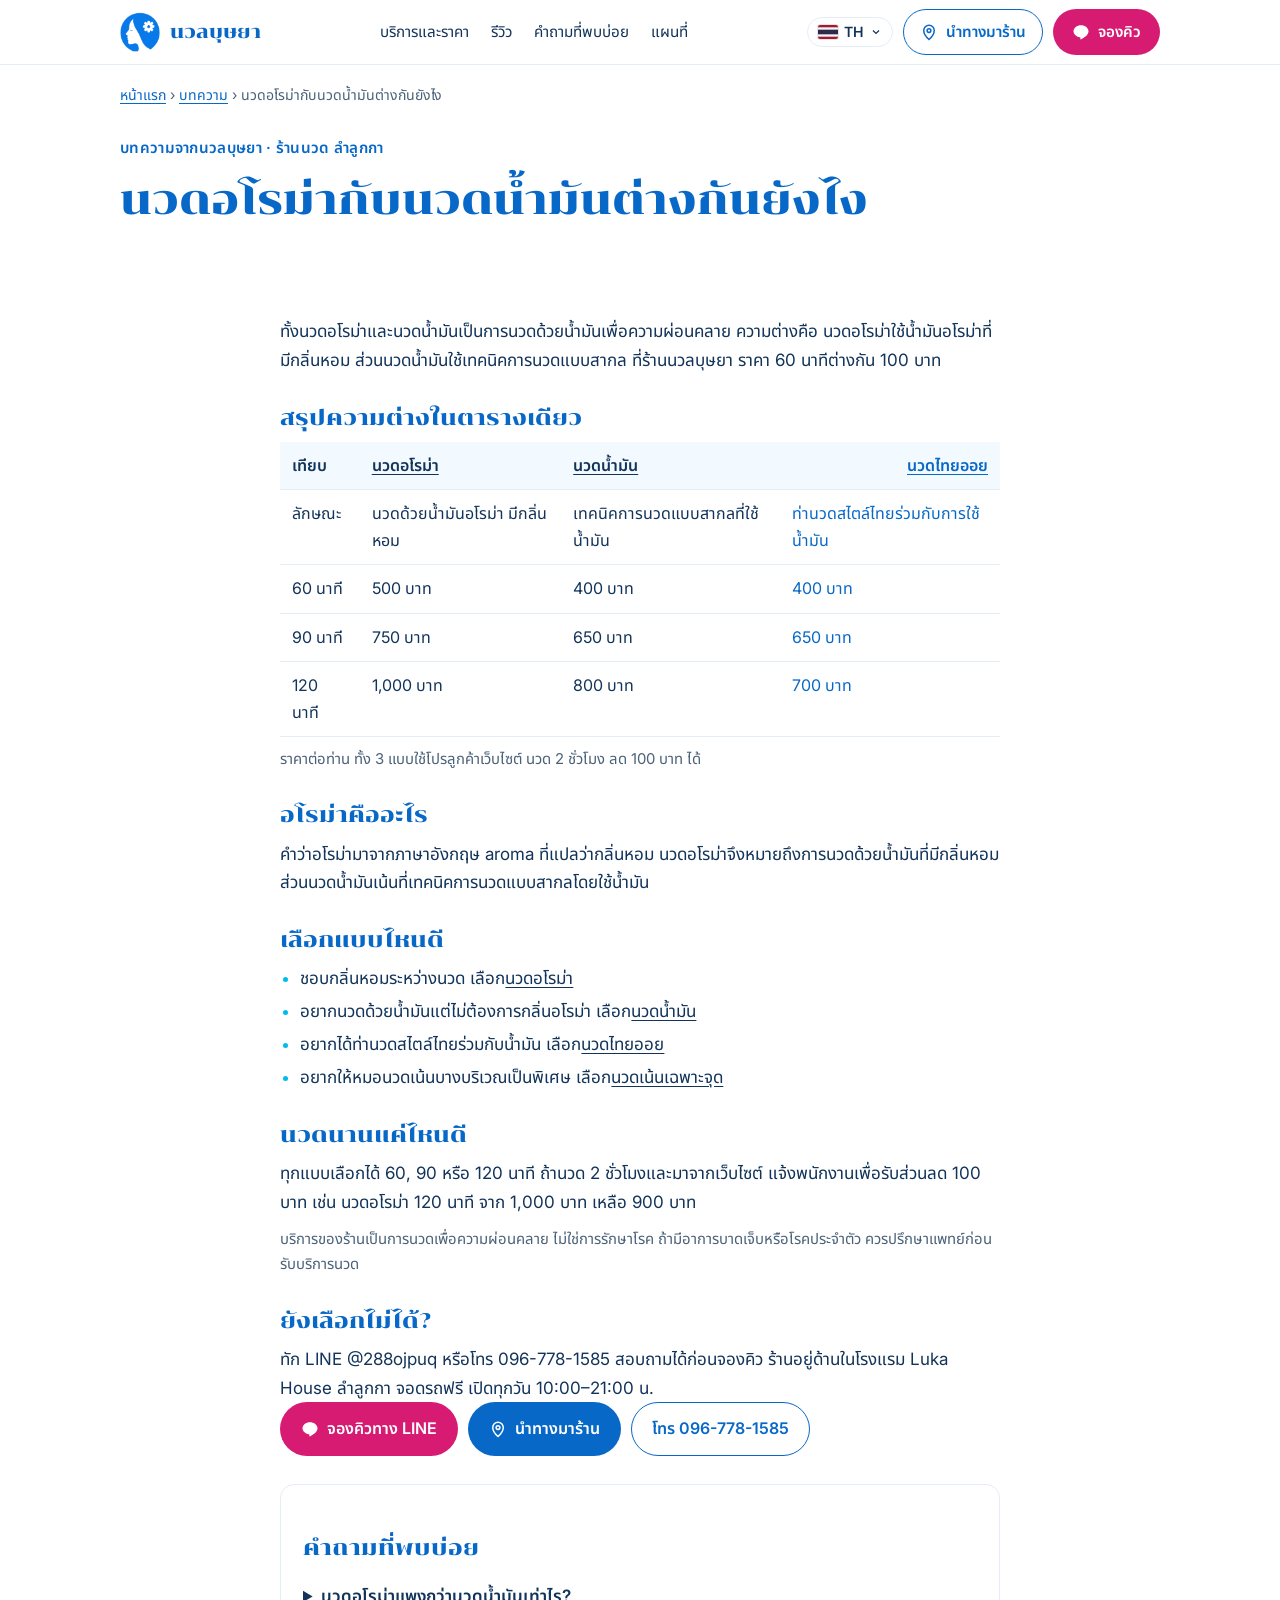
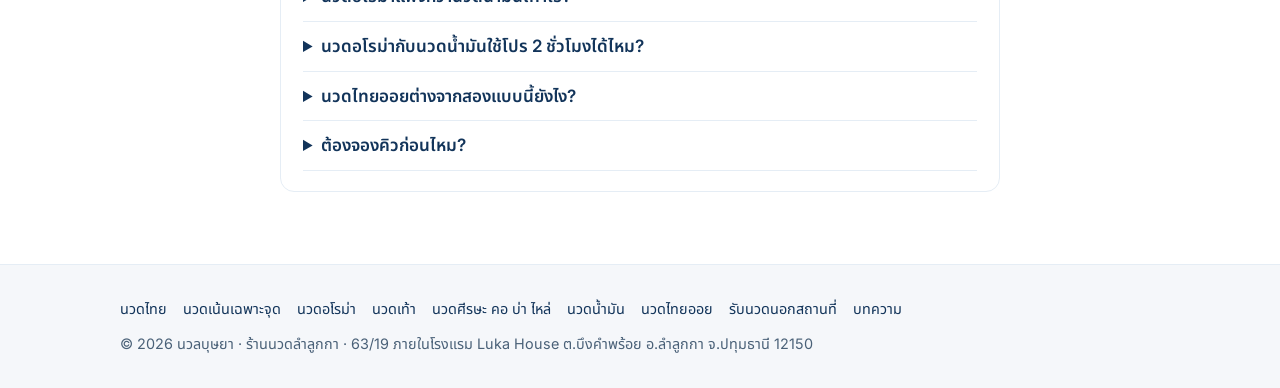
<file: guides/aromatherapy-vs-oil-massage/index.html>
<!doctype html>
<html lang="th">
<head>
<meta charset="utf-8">
<meta name="viewport" content="width=device-width, initial-scale=1">
<!-- Google Tag Manager -->
<script id="gtm-loader">(function(w,d,s,l,i){w[l]=w[l]||[];w[l].push({'gtm.start':
new Date().getTime(),event:'gtm.js'});var f=d.getElementsByTagName(s)[0],
j=d.createElement(s),dl=l!='dataLayer'?'&l='+l:'';j.async=true;j.src=
'https://www.googletagmanager.com/gtm.js?id='+i+dl;f.parentNode.insertBefore(j,f);
})(window,document,'script','dataLayer','GTM-5KD9B98P');</script>
<script src="/scripts/track.js" defer></script>
<!-- End Google Tag Manager -->
<script src="/scripts/lang-menu.js" defer></script>
<title>นวดอโรม่ากับนวดน้ำมันต่างกันยังไง เลือกแบบไหนดี | นวลบุษยา</title>
<meta name="description" content="นวดอโรม่ากับนวดน้ำมันใช้น้ำมันทั้งคู่ ต่างกันที่กลิ่นและเทคนิค เทียบราคา 60–120 นาที และวิธีเลือก จากร้านนวลบุษยา ลำลูกกา">
<link rel="canonical" href="https://nualbusaya.com/guides/aromatherapy-vs-oil-massage/">
<link rel="icon" type="image/png" sizes="256x256" href="/favicon.png">
<link rel="apple-touch-icon" sizes="256x256" href="/favicon.png">
<meta property="og:type" content="article">
<meta property="og:url" content="https://nualbusaya.com/guides/aromatherapy-vs-oil-massage/">
<meta property="og:title" content="นวดอโรม่ากับนวดน้ำมันต่างกันยังไง เลือกแบบไหนดี | นวลบุษยา">
<meta property="og:description" content="นวดอโรม่ากับนวดน้ำมันใช้น้ำมันทั้งคู่ ต่างกันที่กลิ่นและเทคนิค เทียบราคา 60–120 นาที และวิธีเลือก จากร้านนวลบุษยา ลำลูกกา">
<meta property="og:image" content="https://nualbusaya.com/img/aromatherapy/aromatherapy-1.jpg">
<meta property="og:locale" content="th_TH">
<meta property="og:site_name" content="นวลบุษยา Nualbusaya">
<meta name="twitter:card" content="summary_large_image">
<meta name="theme-color" content="#4e6b55">
<link rel="preconnect" href="https://fonts.googleapis.com">
<link rel="preconnect" href="https://fonts.gstatic.com" crossorigin>
<link href="https://fonts.googleapis.com/css2?family=Chonburi&family=Inter:wght@400;500;600&family=Noto+Sans+Thai:wght@400;500;600&family=Noto+Serif+Thai:wght@500;600&display=swap" rel="stylesheet">
<link rel="stylesheet" href="/styles/site.css">
<link rel="stylesheet" href="/styles/theme.css">
<script type="application/ld+json">
{
  "@context": "https://schema.org",
  "@graph": [
    {
      "@type": "HealthAndBeautyBusiness",
      "@id": "https://nualbusaya.com/#business",
      "name": "นวลบุษยา Nualbusaya",
      "url": "https://nualbusaya.com/",
      "telephone": "+66967781585",
      "address": {
        "@type": "PostalAddress",
        "streetAddress": "63/19 ภายในโรงแรม Luka House ตำบลบึงคำพร้อย",
        "addressLocality": "ลำลูกกา",
        "addressRegion": "ปทุมธานี",
        "postalCode": "12150",
        "addressCountry": "TH"
      }
    },
    {
      "@type": "Article",
      "@id": "https://nualbusaya.com/guides/aromatherapy-vs-oil-massage/#article",
      "headline": "นวดอโรม่ากับนวดน้ำมันต่างกันยังไง",
      "description": "นวดอโรม่ากับนวดน้ำมันใช้น้ำมันทั้งคู่ ต่างกันที่กลิ่นและเทคนิค เทียบราคา 60–120 นาที และวิธีเลือก จากร้านนวลบุษยา ลำลูกกา",
      "datePublished": "2026-11-22",
      "dateModified": "2026-11-22",
      "inLanguage": "th",
      "image": "https://nualbusaya.com/img/aromatherapy/aromatherapy-1.jpg",
      "mainEntityOfPage": "https://nualbusaya.com/guides/aromatherapy-vs-oil-massage/",
      "author": {
        "@id": "https://nualbusaya.com/#business"
      },
      "publisher": {
        "@id": "https://nualbusaya.com/#business"
      }
    },
    {
      "@type": "BreadcrumbList",
      "itemListElement": [
        {
          "@type": "ListItem",
          "position": 1,
          "name": "นวลบุษยา",
          "item": "https://nualbusaya.com/"
        },
        {
          "@type": "ListItem",
          "position": 2,
          "name": "บทความ",
          "item": "https://nualbusaya.com/guides/"
        },
        {
          "@type": "ListItem",
          "position": 3,
          "name": "นวดอโรม่ากับนวดน้ำมันต่างกันยังไง",
          "item": "https://nualbusaya.com/guides/aromatherapy-vs-oil-massage/"
        }
      ]
    },
    {
      "@type": "FAQPage",
      "@id": "https://nualbusaya.com/guides/aromatherapy-vs-oil-massage/#faq",
      "mainEntity": [
        {
          "@type": "Question",
          "name": "นวดอโรม่าแพงกว่านวดน้ำมันเท่าไร?",
          "acceptedAnswer": {
            "@type": "Answer",
            "text": "ที่นวลบุษยา 60 นาทีต่างกัน 100 บาท 90 นาทีต่างกัน 100 บาท 120 นาทีต่างกัน 200 บาท"
          }
        },
        {
          "@type": "Question",
          "name": "นวดอโรม่ากับนวดน้ำมันใช้โปร 2 ชั่วโมงได้ไหม?",
          "acceptedAnswer": {
            "@type": "Answer",
            "text": "ได้ทั้งสองแบบ นวด 2 ชั่วโมง ลด 100 บาท แจ้งพนักงานว่า “มาจากเว็บไซต์”"
          }
        },
        {
          "@type": "Question",
          "name": "นวดไทยออยต่างจากสองแบบนี้ยังไง?",
          "acceptedAnswer": {
            "@type": "Answer",
            "text": "นวดไทยออยใช้ท่านวดสไตล์ไทยร่วมกับการใช้น้ำมัน"
          }
        },
        {
          "@type": "Question",
          "name": "ต้องจองคิวก่อนไหม?",
          "acceptedAnswer": {
            "@type": "Answer",
            "text": "ร้านมีหมอนวดประจำ 2 ท่าน แนะนำให้โทร 096-778-1585 หรือทัก LINE @288ojpuq สอบถามคิวก่อนเดินทาง"
          }
        }
      ]
    }
  ]
}
</script>
</head>
<body>
<!-- Google Tag Manager (noscript) -->
<noscript><iframe src="https://www.googletagmanager.com/ns.html?id=GTM-5KD9B98P" height="0" width="0" style="display:none;visibility:hidden" title="Google Tag Manager"></iframe></noscript>
<!-- End Google Tag Manager (noscript) -->
<a class="skip-link" href="#top">ข้ามไปเนื้อหาหลัก</a>
<header>
  <div class="wrap bar">
    <a class="brand" href="/" aria-label="นวลบุษยา หน้าแรก">
      <img src="/img/icon-blue.png" alt="" width="40" height="40">
      <b>นวลบุษยา</b>
    </a>
    <nav aria-label="เมนูหลัก">
      <a href="/#menu">บริการและราคา</a>
      <a href="/#reviews">รีวิว</a>
      <a href="/#faq">คำถามที่พบบ่อย</a>
      <a href="/#location">แผนที่</a>
    </nav>
    <div class="header-actions">
    <details class="lang-menu">
      <summary aria-label="เปลี่ยนภาษา / Change language"><img src="/img/flag-th.svg" alt="" width="20" height="14"><span>TH</span><svg class="caret" viewBox="0 0 24 24" fill="none" stroke="currentColor" stroke-width="2.4" aria-hidden="true"><path d="m6 9 6 6 6-6"/></svg></summary>
      <ul>
        <li><a href="/guides/aromatherapy-vs-oil-massage/" lang="th" hreflang="th" aria-current="true"><img src="/img/flag-th.svg" alt="" width="20" height="14">ภาษาไทย</a></li>
        <li><a href="/en/" lang="en" hreflang="en"><img src="/img/flag-gb.svg" alt="" width="20" height="14">English</a></li>
      </ul>
    </details>
    <a class="btn btn-ghost header-directions" href="https://www.google.com/maps/dir/?api=1&amp;destination=13.9320524,100.7484876" target="_blank" rel="noopener" style="padding:9px 16px;font-size:.95rem"><svg viewBox="0 0 24 24" fill="none" stroke="currentColor" stroke-width="2" aria-hidden="true"><path d="M12 22s7-6.1 7-12a7 7 0 1 0-14 0c0 5.9 7 12 7 12z"/><circle cx="12" cy="10" r="2.5"/></svg>นำทางมาร้าน</a>
    <a class="btn btn-book header-book" href="https://line.me/R/ti/p/@288ojpuq" target="_blank" rel="noopener"><svg viewBox="0 0 24 24" fill="currentColor" aria-hidden="true"><path d="M12 3C6.5 3 2 6.6 2 11c0 3.9 3.5 7.2 8.3 7.9.3.1.8.2.9.5.1.3.1.7 0 1l-.1.9c0 .3-.2 1 .9.5s5.9-3.5 8-5.9C21.4 14.3 22 12.7 22 11c0-4.4-4.5-8-10-8z"/></svg>จองคิว</a>
    </div>
  </div>
</header>

<main id="top">
  <div class="wrap crumbs"><a href="/">หน้าแรก</a> › <a href="/guides/">บทความ</a> › นวดอโรม่ากับนวดน้ำมันต่างกันยังไง</div>
  <section class="page-hero">
    <div class="wrap">
      <div class="eyebrow">บทความจากนวลบุษยา · ร้านนวด ลำลูกกา</div>
      <h1>นวดอโรม่ากับนวดน้ำมันต่างกันยังไง</h1>
    </div>
  </section>
  <section class="guide" id="guide"><article>
    <div class="wrap">
      <p class="lead">ทั้งนวดอโรม่าและนวดน้ำมันเป็นการนวดด้วยน้ำมันเพื่อความผ่อนคลาย ความต่างคือ นวดอโรม่าใช้น้ำมันอโรม่าที่มีกลิ่นหอม ส่วนนวดน้ำมันใช้เทคนิคการนวดแบบสากล ที่ร้านนวลบุษยา ราคา 60 นาทีต่างกัน 100 บาท</p>
      <h2>สรุปความต่างในตารางเดียว</h2>
      <table class="price-table compare-table guide-table">
        <thead><tr><th scope="col">เทียบ</th><th scope="col"><a href="/aromatherapy/">นวดอโรม่า</a></th><th scope="col"><a href="/oil-massage/">นวดน้ำมัน</a></th><th scope="col"><a href="/thai-oil/">นวดไทยออย</a></th></tr></thead>
        <tbody>
            <tr><td>ลักษณะ</td><td>นวดด้วยน้ำมันอโรม่า มีกลิ่นหอม</td><td>เทคนิคการนวดแบบสากลที่ใช้น้ำมัน</td><td>ท่านวดสไตล์ไทยร่วมกับการใช้น้ำมัน</td></tr>
            <tr><td>60 นาที</td><td>500 บาท</td><td>400 บาท</td><td>400 บาท</td></tr>
            <tr><td>90 นาที</td><td>750 บาท</td><td>650 บาท</td><td>650 บาท</td></tr>
            <tr><td>120 นาที</td><td>1,000 บาท</td><td>800 บาท</td><td>700 บาท</td></tr>
        </tbody>
      </table>
      <p class="guide-note">ราคาต่อท่าน ทั้ง 3 แบบใช้โปรลูกค้าเว็บไซต์ นวด 2 ชั่วโมง ลด 100 บาท ได้</p>
      <h2>อโรม่าคืออะไร</h2>
      <p>คำว่าอโรม่ามาจากภาษาอังกฤษ aroma ที่แปลว่ากลิ่นหอม นวดอโรม่าจึงหมายถึงการนวดด้วยน้ำมันที่มีกลิ่นหอม ส่วนนวดน้ำมันเน้นที่เทคนิคการนวดแบบสากลโดยใช้น้ำมัน</p>
      <h2>เลือกแบบไหนดี</h2>
      <ul class="ticks">
        <li>ชอบกลิ่นหอมระหว่างนวด เลือก<a href="/aromatherapy/">นวดอโรม่า</a></li>
        <li>อยากนวดด้วยน้ำมันแต่ไม่ต้องการกลิ่นอโรม่า เลือก<a href="/oil-massage/">นวดน้ำมัน</a></li>
        <li>อยากได้ท่านวดสไตล์ไทยร่วมกับน้ำมัน เลือก<a href="/thai-oil/">นวดไทยออย</a></li>
        <li>อยากให้หมอนวดเน้นบางบริเวณเป็นพิเศษ เลือก<a href="/deep-tissue/">นวดเน้นเฉพาะจุด</a></li>
      </ul>
      <h2>นวดนานแค่ไหนดี</h2>
      <p>ทุกแบบเลือกได้ 60, 90 หรือ 120 นาที ถ้านวด 2 ชั่วโมงและมาจากเว็บไซต์ แจ้งพนักงานเพื่อรับส่วนลด 100 บาท เช่น นวดอโรม่า 120 นาที จาก 1,000 บาท เหลือ 900 บาท</p>
      <p class="guide-note">บริการของร้านเป็นการนวดเพื่อความผ่อนคลาย ไม่ใช่การรักษาโรค ถ้ามีอาการบาดเจ็บหรือโรคประจำตัว ควรปรึกษาแพทย์ก่อนรับบริการนวด</p>
      <h2>ยังเลือกไม่ได้?</h2>
      <p>ทัก LINE @288ojpuq หรือโทร 096-778-1585 สอบถามได้ก่อนจองคิว ร้านอยู่ด้านในโรงแรม Luka House ลำลูกกา จอดรถฟรี เปิดทุกวัน 10:00–21:00 น.</p>
      <div class="btns">
          <a class="btn btn-primary" href="https://www.google.com/maps/dir/?api=1&amp;destination=13.9320524,100.7484876" target="_blank" rel="noopener"><svg viewBox="0 0 24 24" fill="none" stroke="currentColor" stroke-width="2" aria-hidden="true"><path d="M12 22s7-6.1 7-12a7 7 0 1 0-14 0c0 5.9 7 12 7 12z"/><circle cx="12" cy="10" r="2.5"/></svg>นำทางมาร้าน</a>
          <a class="btn btn-ghost" href="tel:+66967781585">โทร 096-778-1585</a>
          <a class="btn btn-book" href="https://line.me/R/ti/p/@288ojpuq" target="_blank" rel="noopener"><svg viewBox="0 0 24 24" fill="currentColor" aria-hidden="true"><path d="M12 3C6.5 3 2 6.6 2 11c0 3.9 3.5 7.2 8.3 7.9.3.1.8.2.9.5.1.3.1.7 0 1l-.1.9c0 .3-.2 1 .9.5s5.9-3.5 8-5.9C21.4 14.3 22 12.7 22 11c0-4.4-4.5-8-10-8z"/></svg>จองคิวทาง LINE</a>
        </div>
      <div class="panel faq-mini" style="margin-top:28px">
        <h2>คำถามที่พบบ่อย</h2>
        <details><summary>นวดอโรม่าแพงกว่านวดน้ำมันเท่าไร?</summary><p>ที่นวลบุษยา 60 นาทีต่างกัน 100 บาท 90 นาทีต่างกัน 100 บาท 120 นาทีต่างกัน 200 บาท</p></details>
        <details><summary>นวดอโรม่ากับนวดน้ำมันใช้โปร 2 ชั่วโมงได้ไหม?</summary><p>ได้ทั้งสองแบบ นวด 2 ชั่วโมง ลด 100 บาท แจ้งพนักงานว่า “มาจากเว็บไซต์”</p></details>
        <details><summary>นวดไทยออยต่างจากสองแบบนี้ยังไง?</summary><p>นวดไทยออยใช้ท่านวดสไตล์ไทยร่วมกับการใช้น้ำมัน</p></details>
        <details><summary>ต้องจองคิวก่อนไหม?</summary><p>ร้านมีหมอนวดประจำ 2 ท่าน แนะนำให้โทร 096-778-1585 หรือทัก LINE @288ojpuq สอบถามคิวก่อนเดินทาง</p></details>
      </div>
    </div>
  </article></section>
</main>
<footer>
  <div class="wrap row" style="flex-direction:column;align-items:flex-start;gap:10px">
    <nav class="footer-links" aria-label="บริการทั้งหมด"><a href="/thai-massage/">นวดไทย</a><a href="/deep-tissue/">นวดเน้นเฉพาะจุด</a><a href="/aromatherapy/">นวดอโรม่า</a><a href="/foot-massage/">นวดเท้า</a><a href="/head-neck-shoulder/">นวดศีรษะ คอ บ่า ไหล่</a><a href="/oil-massage/">นวดน้ำมัน</a><a href="/thai-oil/">นวดไทยออย</a><a href="/outcall/">รับนวดนอกสถานที่</a><a href="/guides/">บทความ</a></nav>
    <span>© 2026 นวลบุษยา · ร้านนวดลำลูกกา · 63/19 ภายในโรงแรม Luka House ต.บึงคำพร้อย อ.ลำลูกกา จ.ปทุมธานี 12150</span>
  </div>
</footer>
<div class="dock" aria-label="นำทางและติดต่อร้าน">
  <a class="btn btn-primary" href="https://www.google.com/maps/dir/?api=1&amp;destination=13.9320524,100.7484876" target="_blank" rel="noopener">นำทางมาร้าน</a>
  <a class="btn btn-ghost" href="tel:+66967781585">โทร</a>
  <a class="btn btn-book" href="https://line.me/R/ti/p/@288ojpuq" target="_blank" rel="noopener">จองคิว LINE</a>
</div>
</body>
</html>
</file>
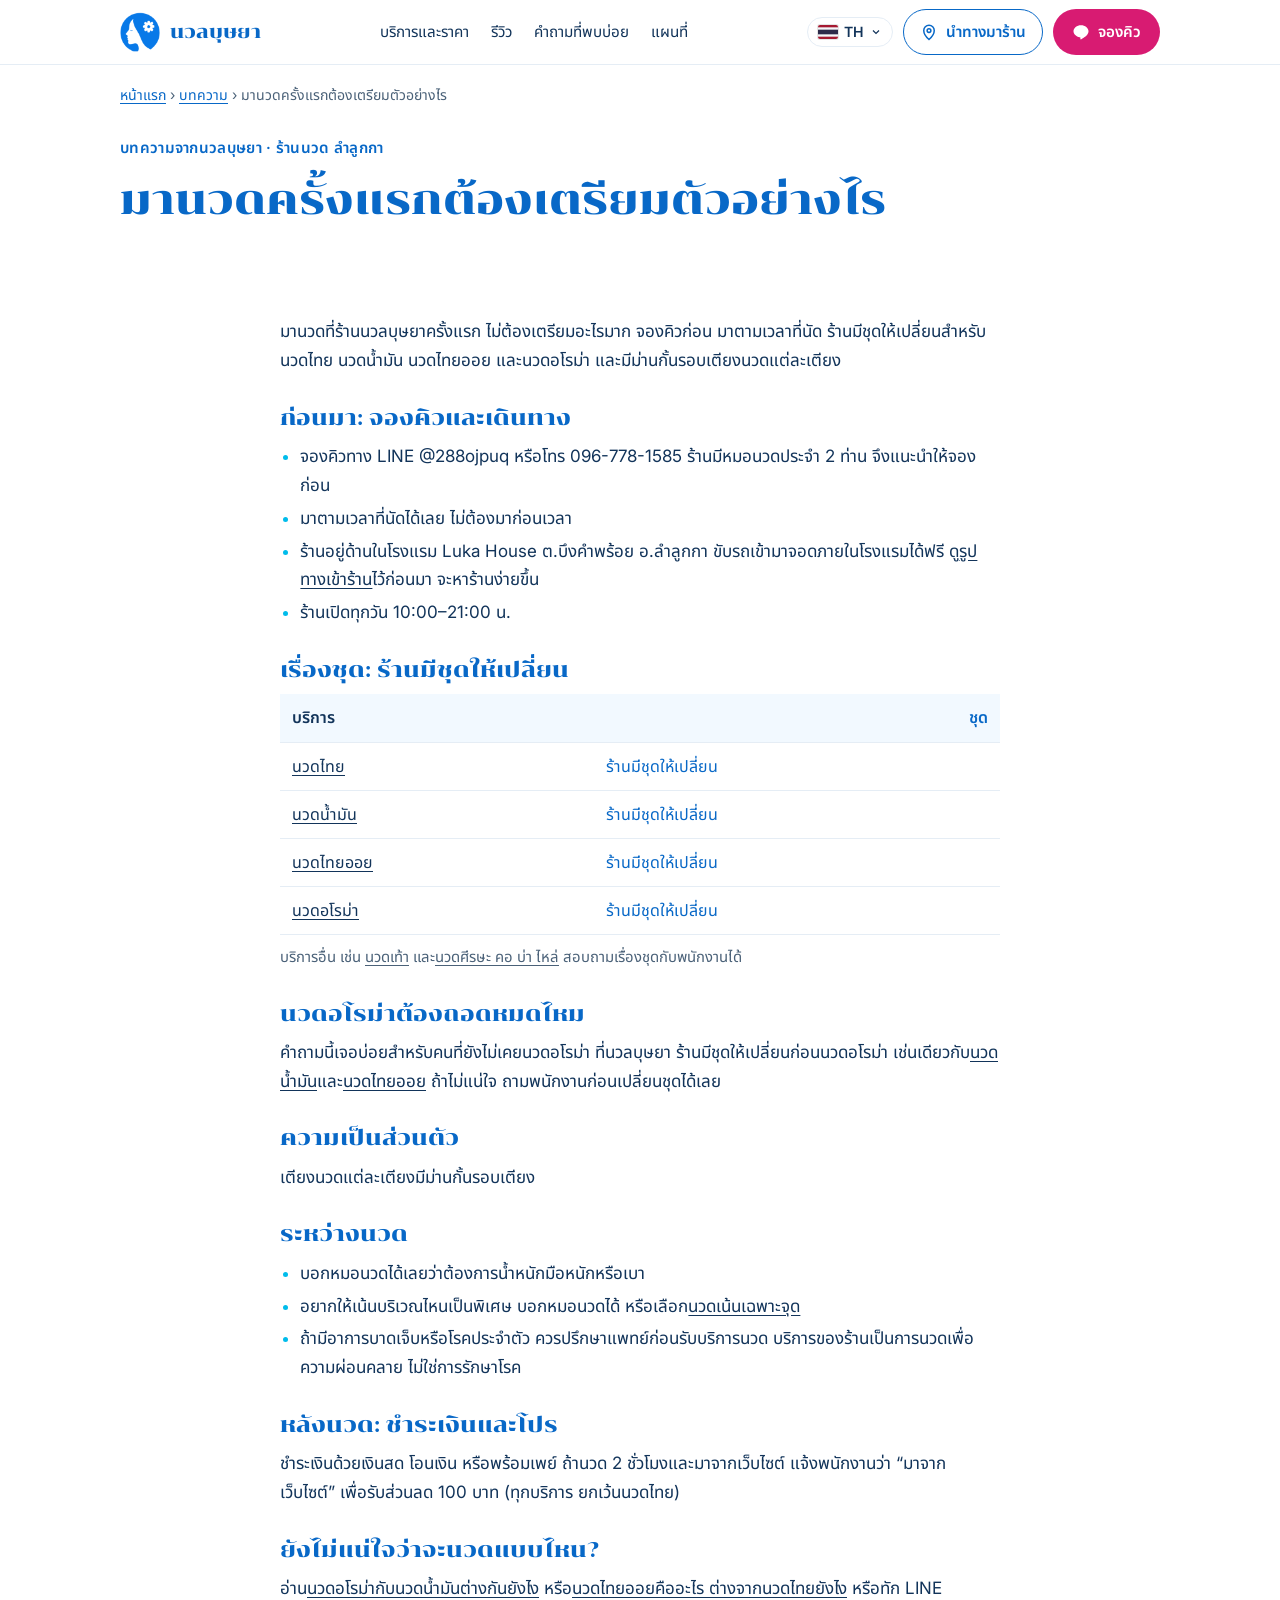
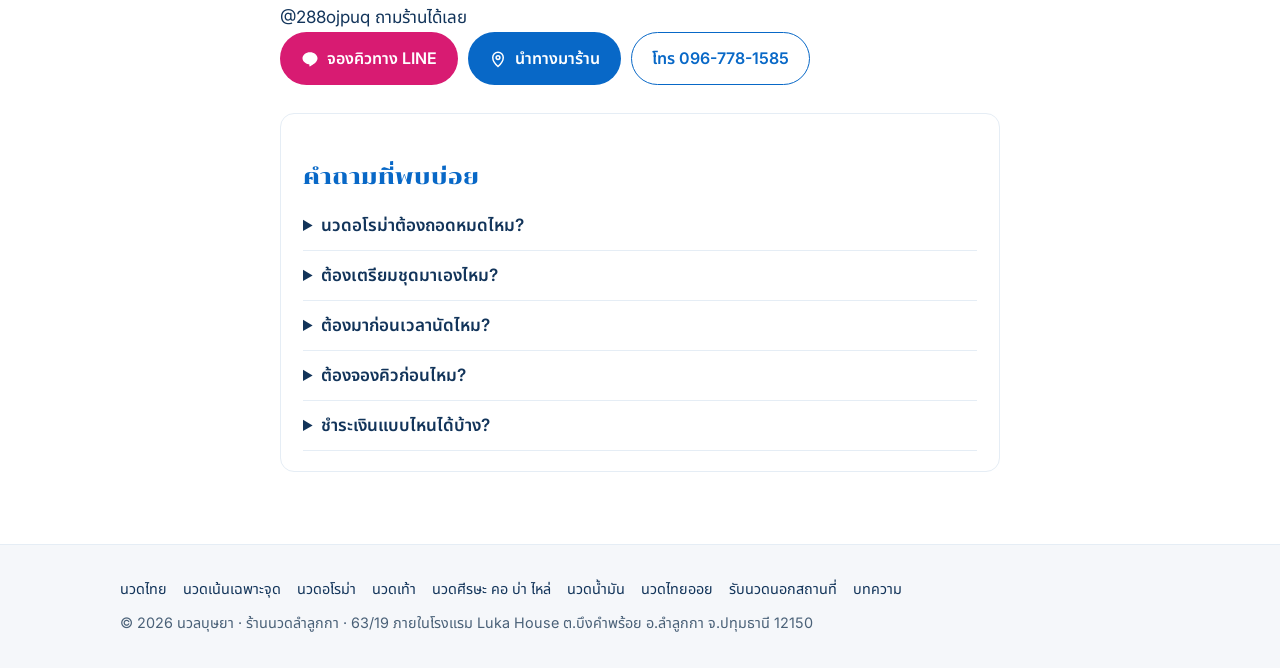
<file: guides/first-visit/index.html>
<!doctype html>
<html lang="th">
<head>
<meta charset="utf-8">
<meta name="viewport" content="width=device-width, initial-scale=1">
<!-- Google Tag Manager -->
<script id="gtm-loader">(function(w,d,s,l,i){w[l]=w[l]||[];w[l].push({'gtm.start':
new Date().getTime(),event:'gtm.js'});var f=d.getElementsByTagName(s)[0],
j=d.createElement(s),dl=l!='dataLayer'?'&l='+l:'';j.async=true;j.src=
'https://www.googletagmanager.com/gtm.js?id='+i+dl;f.parentNode.insertBefore(j,f);
})(window,document,'script','dataLayer','GTM-5KD9B98P');</script>
<script src="/scripts/track.js" defer></script>
<!-- End Google Tag Manager -->
<script src="/scripts/lang-menu.js" defer></script>
<title>มานวดครั้งแรกเตรียมตัวยังไง นวดอโรม่าต้องถอดหมดไหม | นวลบุษยา</title>
<meta name="description" content="มานวดครั้งแรกที่นวลบุษยาเตรียมตัวยังไง จองคิว ที่จอดรถ ชุดที่ร้านเตรียมให้ นวดอโรม่าต้องถอดหมดไหม และการชำระเงิน">
<link rel="canonical" href="https://nualbusaya.com/guides/first-visit/">
<link rel="icon" type="image/png" sizes="256x256" href="/favicon.png">
<link rel="apple-touch-icon" sizes="256x256" href="/favicon.png">
<meta property="og:type" content="article">
<meta property="og:url" content="https://nualbusaya.com/guides/first-visit/">
<meta property="og:title" content="มานวดครั้งแรกเตรียมตัวยังไง นวดอโรม่าต้องถอดหมดไหม | นวลบุษยา">
<meta property="og:description" content="มานวดครั้งแรกที่นวลบุษยาเตรียมตัวยังไง จองคิว ที่จอดรถ ชุดที่ร้านเตรียมให้ นวดอโรม่าต้องถอดหมดไหม และการชำระเงิน">
<meta property="og:image" content="https://nualbusaya.com/img/staff/staff-1.jpg">
<meta property="og:locale" content="th_TH">
<meta property="og:site_name" content="นวลบุษยา Nualbusaya">
<meta name="twitter:card" content="summary_large_image">
<meta name="theme-color" content="#4e6b55">
<link rel="preconnect" href="https://fonts.googleapis.com">
<link rel="preconnect" href="https://fonts.gstatic.com" crossorigin>
<link href="https://fonts.googleapis.com/css2?family=Chonburi&family=Inter:wght@400;500;600&family=Noto+Sans+Thai:wght@400;500;600&family=Noto+Serif+Thai:wght@500;600&display=swap" rel="stylesheet">
<link rel="stylesheet" href="/styles/site.css">
<link rel="stylesheet" href="/styles/theme.css">
<script type="application/ld+json">
{
  "@context": "https://schema.org",
  "@graph": [
    {
      "@type": "HealthAndBeautyBusiness",
      "@id": "https://nualbusaya.com/#business",
      "name": "นวลบุษยา Nualbusaya",
      "url": "https://nualbusaya.com/",
      "telephone": "+66967781585",
      "address": {
        "@type": "PostalAddress",
        "streetAddress": "63/19 ภายในโรงแรม Luka House ตำบลบึงคำพร้อย",
        "addressLocality": "ลำลูกกา",
        "addressRegion": "ปทุมธานี",
        "postalCode": "12150",
        "addressCountry": "TH"
      }
    },
    {
      "@type": "Article",
      "@id": "https://nualbusaya.com/guides/first-visit/#article",
      "headline": "มานวดครั้งแรกต้องเตรียมตัวอย่างไร",
      "description": "มานวดครั้งแรกที่นวลบุษยาเตรียมตัวยังไง จองคิว ที่จอดรถ ชุดที่ร้านเตรียมให้ นวดอโรม่าต้องถอดหมดไหม และการชำระเงิน",
      "datePublished": "2026-11-22",
      "dateModified": "2026-11-22",
      "inLanguage": "th",
      "image": "https://nualbusaya.com/img/staff/staff-1.jpg",
      "mainEntityOfPage": "https://nualbusaya.com/guides/first-visit/",
      "author": {
        "@id": "https://nualbusaya.com/#business"
      },
      "publisher": {
        "@id": "https://nualbusaya.com/#business"
      }
    },
    {
      "@type": "BreadcrumbList",
      "itemListElement": [
        {
          "@type": "ListItem",
          "position": 1,
          "name": "นวลบุษยา",
          "item": "https://nualbusaya.com/"
        },
        {
          "@type": "ListItem",
          "position": 2,
          "name": "บทความ",
          "item": "https://nualbusaya.com/guides/"
        },
        {
          "@type": "ListItem",
          "position": 3,
          "name": "มานวดครั้งแรกต้องเตรียมตัวอย่างไร",
          "item": "https://nualbusaya.com/guides/first-visit/"
        }
      ]
    },
    {
      "@type": "FAQPage",
      "@id": "https://nualbusaya.com/guides/first-visit/#faq",
      "mainEntity": [
        {
          "@type": "Question",
          "name": "นวดอโรม่าต้องถอดหมดไหม?",
          "acceptedAnswer": {
            "@type": "Answer",
            "text": "ไม่ต้องกังวล ที่นวลบุษยาร้านมีชุดให้เปลี่ยนก่อนนวดอโรม่า และมีม่านกั้นรอบเตียงนวด ถ้าไม่แน่ใจเรื่องชุด ถามพนักงานได้เลย"
          }
        },
        {
          "@type": "Question",
          "name": "ต้องเตรียมชุดมาเองไหม?",
          "acceptedAnswer": {
            "@type": "Answer",
            "text": "ไม่ต้อง ร้านมีชุดให้เปลี่ยนสำหรับนวดไทย นวดน้ำมัน นวดไทยออย และนวดอโรม่า ส่วนบริการอื่น สอบถามพนักงานได้"
          }
        },
        {
          "@type": "Question",
          "name": "ต้องมาก่อนเวลานัดไหม?",
          "acceptedAnswer": {
            "@type": "Answer",
            "text": "มาตามเวลาที่นัดได้เลย"
          }
        },
        {
          "@type": "Question",
          "name": "ต้องจองคิวก่อนไหม?",
          "acceptedAnswer": {
            "@type": "Answer",
            "text": "ร้านมีหมอนวดประจำ 2 ท่าน แนะนำให้โทร 096-778-1585 หรือทัก LINE @288ojpuq สอบถามคิวก่อนเดินทาง"
          }
        },
        {
          "@type": "Question",
          "name": "ชำระเงินแบบไหนได้บ้าง?",
          "acceptedAnswer": {
            "@type": "Answer",
            "text": "เงินสด โอนเงิน หรือพร้อมเพย์"
          }
        }
      ]
    }
  ]
}
</script>
</head>
<body>
<!-- Google Tag Manager (noscript) -->
<noscript><iframe src="https://www.googletagmanager.com/ns.html?id=GTM-5KD9B98P" height="0" width="0" style="display:none;visibility:hidden" title="Google Tag Manager"></iframe></noscript>
<!-- End Google Tag Manager (noscript) -->
<a class="skip-link" href="#top">ข้ามไปเนื้อหาหลัก</a>
<header>
  <div class="wrap bar">
    <a class="brand" href="/" aria-label="นวลบุษยา หน้าแรก">
      <img src="/img/icon-blue.png" alt="" width="40" height="40">
      <b>นวลบุษยา</b>
    </a>
    <nav aria-label="เมนูหลัก">
      <a href="/#menu">บริการและราคา</a>
      <a href="/#reviews">รีวิว</a>
      <a href="/#faq">คำถามที่พบบ่อย</a>
      <a href="/#location">แผนที่</a>
    </nav>
    <div class="header-actions">
    <details class="lang-menu">
      <summary aria-label="เปลี่ยนภาษา / Change language"><img src="/img/flag-th.svg" alt="" width="20" height="14"><span>TH</span><svg class="caret" viewBox="0 0 24 24" fill="none" stroke="currentColor" stroke-width="2.4" aria-hidden="true"><path d="m6 9 6 6 6-6"/></svg></summary>
      <ul>
        <li><a href="/guides/first-visit/" lang="th" hreflang="th" aria-current="true"><img src="/img/flag-th.svg" alt="" width="20" height="14">ภาษาไทย</a></li>
        <li><a href="/en/" lang="en" hreflang="en"><img src="/img/flag-gb.svg" alt="" width="20" height="14">English</a></li>
      </ul>
    </details>
    <a class="btn btn-ghost header-directions" href="https://www.google.com/maps/dir/?api=1&amp;destination=13.9320524,100.7484876" target="_blank" rel="noopener" style="padding:9px 16px;font-size:.95rem"><svg viewBox="0 0 24 24" fill="none" stroke="currentColor" stroke-width="2" aria-hidden="true"><path d="M12 22s7-6.1 7-12a7 7 0 1 0-14 0c0 5.9 7 12 7 12z"/><circle cx="12" cy="10" r="2.5"/></svg>นำทางมาร้าน</a>
    <a class="btn btn-book header-book" href="https://line.me/R/ti/p/@288ojpuq" target="_blank" rel="noopener"><svg viewBox="0 0 24 24" fill="currentColor" aria-hidden="true"><path d="M12 3C6.5 3 2 6.6 2 11c0 3.9 3.5 7.2 8.3 7.9.3.1.8.2.9.5.1.3.1.7 0 1l-.1.9c0 .3-.2 1 .9.5s5.9-3.5 8-5.9C21.4 14.3 22 12.7 22 11c0-4.4-4.5-8-10-8z"/></svg>จองคิว</a>
    </div>
  </div>
</header>

<main id="top">
  <div class="wrap crumbs"><a href="/">หน้าแรก</a> › <a href="/guides/">บทความ</a> › มานวดครั้งแรกต้องเตรียมตัวอย่างไร</div>
  <section class="page-hero">
    <div class="wrap">
      <div class="eyebrow">บทความจากนวลบุษยา · ร้านนวด ลำลูกกา</div>
      <h1>มานวดครั้งแรกต้องเตรียมตัวอย่างไร</h1>
    </div>
  </section>
  <section class="guide" id="guide"><article>
    <div class="wrap">
      <p class="lead">มานวดที่ร้านนวลบุษยาครั้งแรก ไม่ต้องเตรียมอะไรมาก จองคิวก่อน มาตามเวลาที่นัด ร้านมีชุดให้เปลี่ยนสำหรับนวดไทย นวดน้ำมัน นวดไทยออย และนวดอโรม่า และมีม่านกั้นรอบเตียงนวดแต่ละเตียง</p>
      <h2>ก่อนมา: จองคิวและเดินทาง</h2>
      <ul class="ticks">
        <li>จองคิวทาง LINE @288ojpuq หรือโทร 096-778-1585 ร้านมีหมอนวดประจำ 2 ท่าน จึงแนะนำให้จองก่อน</li>
        <li>มาตามเวลาที่นัดได้เลย ไม่ต้องมาก่อนเวลา</li>
        <li>ร้านอยู่ด้านในโรงแรม Luka House ต.บึงคำพร้อย อ.ลำลูกกา ขับรถเข้ามาจอดภายในโรงแรมได้ฟรี ดู<a href="/#photos">รูปทางเข้าร้าน</a>ไว้ก่อนมา จะหาร้านง่ายขึ้น</li>
        <li>ร้านเปิดทุกวัน 10:00–21:00 น.</li>
      </ul>
      <h2>เรื่องชุด: ร้านมีชุดให้เปลี่ยน</h2>
      <table class="price-table compare-table guide-table">
        <thead><tr><th scope="col">บริการ</th><th scope="col">ชุด</th></tr></thead>
        <tbody>
            <tr><td><a href="/thai-massage/">นวดไทย</a></td><td>ร้านมีชุดให้เปลี่ยน</td></tr>
            <tr><td><a href="/oil-massage/">นวดน้ำมัน</a></td><td>ร้านมีชุดให้เปลี่ยน</td></tr>
            <tr><td><a href="/thai-oil/">นวดไทยออย</a></td><td>ร้านมีชุดให้เปลี่ยน</td></tr>
            <tr><td><a href="/aromatherapy/">นวดอโรม่า</a></td><td>ร้านมีชุดให้เปลี่ยน</td></tr>
        </tbody>
      </table>
      <p class="guide-note">บริการอื่น เช่น <a href="/foot-massage/">นวดเท้า</a> และ<a href="/head-neck-shoulder/">นวดศีรษะ คอ บ่า ไหล่</a> สอบถามเรื่องชุดกับพนักงานได้</p>
      <h2>นวดอโรม่าต้องถอดหมดไหม</h2>
      <p>คำถามนี้เจอบ่อยสำหรับคนที่ยังไม่เคยนวดอโรม่า ที่นวลบุษยา ร้านมีชุดให้เปลี่ยนก่อนนวดอโรม่า เช่นเดียวกับ<a href="/oil-massage/">นวดน้ำมัน</a>และ<a href="/thai-oil/">นวดไทยออย</a> ถ้าไม่แน่ใจ ถามพนักงานก่อนเปลี่ยนชุดได้เลย</p>
      <h2>ความเป็นส่วนตัว</h2>
      <p>เตียงนวดแต่ละเตียงมีม่านกั้นรอบเตียง</p>
      <h2>ระหว่างนวด</h2>
      <ul class="ticks">
        <li>บอกหมอนวดได้เลยว่าต้องการน้ำหนักมือหนักหรือเบา</li>
        <li>อยากให้เน้นบริเวณไหนเป็นพิเศษ บอกหมอนวดได้ หรือเลือก<a href="/deep-tissue/">นวดเน้นเฉพาะจุด</a></li>
        <li>ถ้ามีอาการบาดเจ็บหรือโรคประจำตัว ควรปรึกษาแพทย์ก่อนรับบริการนวด บริการของร้านเป็นการนวดเพื่อความผ่อนคลาย ไม่ใช่การรักษาโรค</li>
      </ul>
      <h2>หลังนวด: ชำระเงินและโปร</h2>
      <p>ชำระเงินด้วยเงินสด โอนเงิน หรือพร้อมเพย์ ถ้านวด 2 ชั่วโมงและมาจากเว็บไซต์ แจ้งพนักงานว่า “มาจากเว็บไซต์” เพื่อรับส่วนลด 100 บาท (ทุกบริการ ยกเว้นนวดไทย)</p>
      <h2>ยังไม่แน่ใจว่าจะนวดแบบไหน?</h2>
      <p>อ่าน<a href="/guides/aromatherapy-vs-oil-massage/">นวดอโรม่ากับนวดน้ำมันต่างกันยังไง</a> หรือ<a href="/guides/thai-oil-massage/">นวดไทยออยคืออะไร ต่างจากนวดไทยยังไง</a> หรือทัก LINE @288ojpuq ถามร้านได้เลย</p>
      <div class="btns">
          <a class="btn btn-primary" href="https://www.google.com/maps/dir/?api=1&amp;destination=13.9320524,100.7484876" target="_blank" rel="noopener"><svg viewBox="0 0 24 24" fill="none" stroke="currentColor" stroke-width="2" aria-hidden="true"><path d="M12 22s7-6.1 7-12a7 7 0 1 0-14 0c0 5.9 7 12 7 12z"/><circle cx="12" cy="10" r="2.5"/></svg>นำทางมาร้าน</a>
          <a class="btn btn-ghost" href="tel:+66967781585">โทร 096-778-1585</a>
          <a class="btn btn-book" href="https://line.me/R/ti/p/@288ojpuq" target="_blank" rel="noopener"><svg viewBox="0 0 24 24" fill="currentColor" aria-hidden="true"><path d="M12 3C6.5 3 2 6.6 2 11c0 3.9 3.5 7.2 8.3 7.9.3.1.8.2.9.5.1.3.1.7 0 1l-.1.9c0 .3-.2 1 .9.5s5.9-3.5 8-5.9C21.4 14.3 22 12.7 22 11c0-4.4-4.5-8-10-8z"/></svg>จองคิวทาง LINE</a>
        </div>
      <div class="panel faq-mini" style="margin-top:28px">
        <h2>คำถามที่พบบ่อย</h2>
        <details><summary>นวดอโรม่าต้องถอดหมดไหม?</summary><p>ไม่ต้องกังวล ที่นวลบุษยาร้านมีชุดให้เปลี่ยนก่อนนวดอโรม่า และมีม่านกั้นรอบเตียงนวด ถ้าไม่แน่ใจเรื่องชุด ถามพนักงานได้เลย</p></details>
        <details><summary>ต้องเตรียมชุดมาเองไหม?</summary><p>ไม่ต้อง ร้านมีชุดให้เปลี่ยนสำหรับนวดไทย นวดน้ำมัน นวดไทยออย และนวดอโรม่า ส่วนบริการอื่น สอบถามพนักงานได้</p></details>
        <details><summary>ต้องมาก่อนเวลานัดไหม?</summary><p>มาตามเวลาที่นัดได้เลย</p></details>
        <details><summary>ต้องจองคิวก่อนไหม?</summary><p>ร้านมีหมอนวดประจำ 2 ท่าน แนะนำให้โทร 096-778-1585 หรือทัก LINE @288ojpuq สอบถามคิวก่อนเดินทาง</p></details>
        <details><summary>ชำระเงินแบบไหนได้บ้าง?</summary><p>เงินสด โอนเงิน หรือพร้อมเพย์</p></details>
      </div>
    </div>
  </article></section>
</main>
<footer>
  <div class="wrap row" style="flex-direction:column;align-items:flex-start;gap:10px">
    <nav class="footer-links" aria-label="บริการทั้งหมด"><a href="/thai-massage/">นวดไทย</a><a href="/deep-tissue/">นวดเน้นเฉพาะจุด</a><a href="/aromatherapy/">นวดอโรม่า</a><a href="/foot-massage/">นวดเท้า</a><a href="/head-neck-shoulder/">นวดศีรษะ คอ บ่า ไหล่</a><a href="/oil-massage/">นวดน้ำมัน</a><a href="/thai-oil/">นวดไทยออย</a><a href="/outcall/">รับนวดนอกสถานที่</a><a href="/guides/">บทความ</a></nav>
    <span>© 2026 นวลบุษยา · ร้านนวดลำลูกกา · 63/19 ภายในโรงแรม Luka House ต.บึงคำพร้อย อ.ลำลูกกา จ.ปทุมธานี 12150</span>
  </div>
</footer>
<div class="dock" aria-label="นำทางและติดต่อร้าน">
  <a class="btn btn-primary" href="https://www.google.com/maps/dir/?api=1&amp;destination=13.9320524,100.7484876" target="_blank" rel="noopener">นำทางมาร้าน</a>
  <a class="btn btn-ghost" href="tel:+66967781585">โทร</a>
  <a class="btn btn-book" href="https://line.me/R/ti/p/@288ojpuq" target="_blank" rel="noopener">จองคิว LINE</a>
</div>
</body>
</html>
</file>
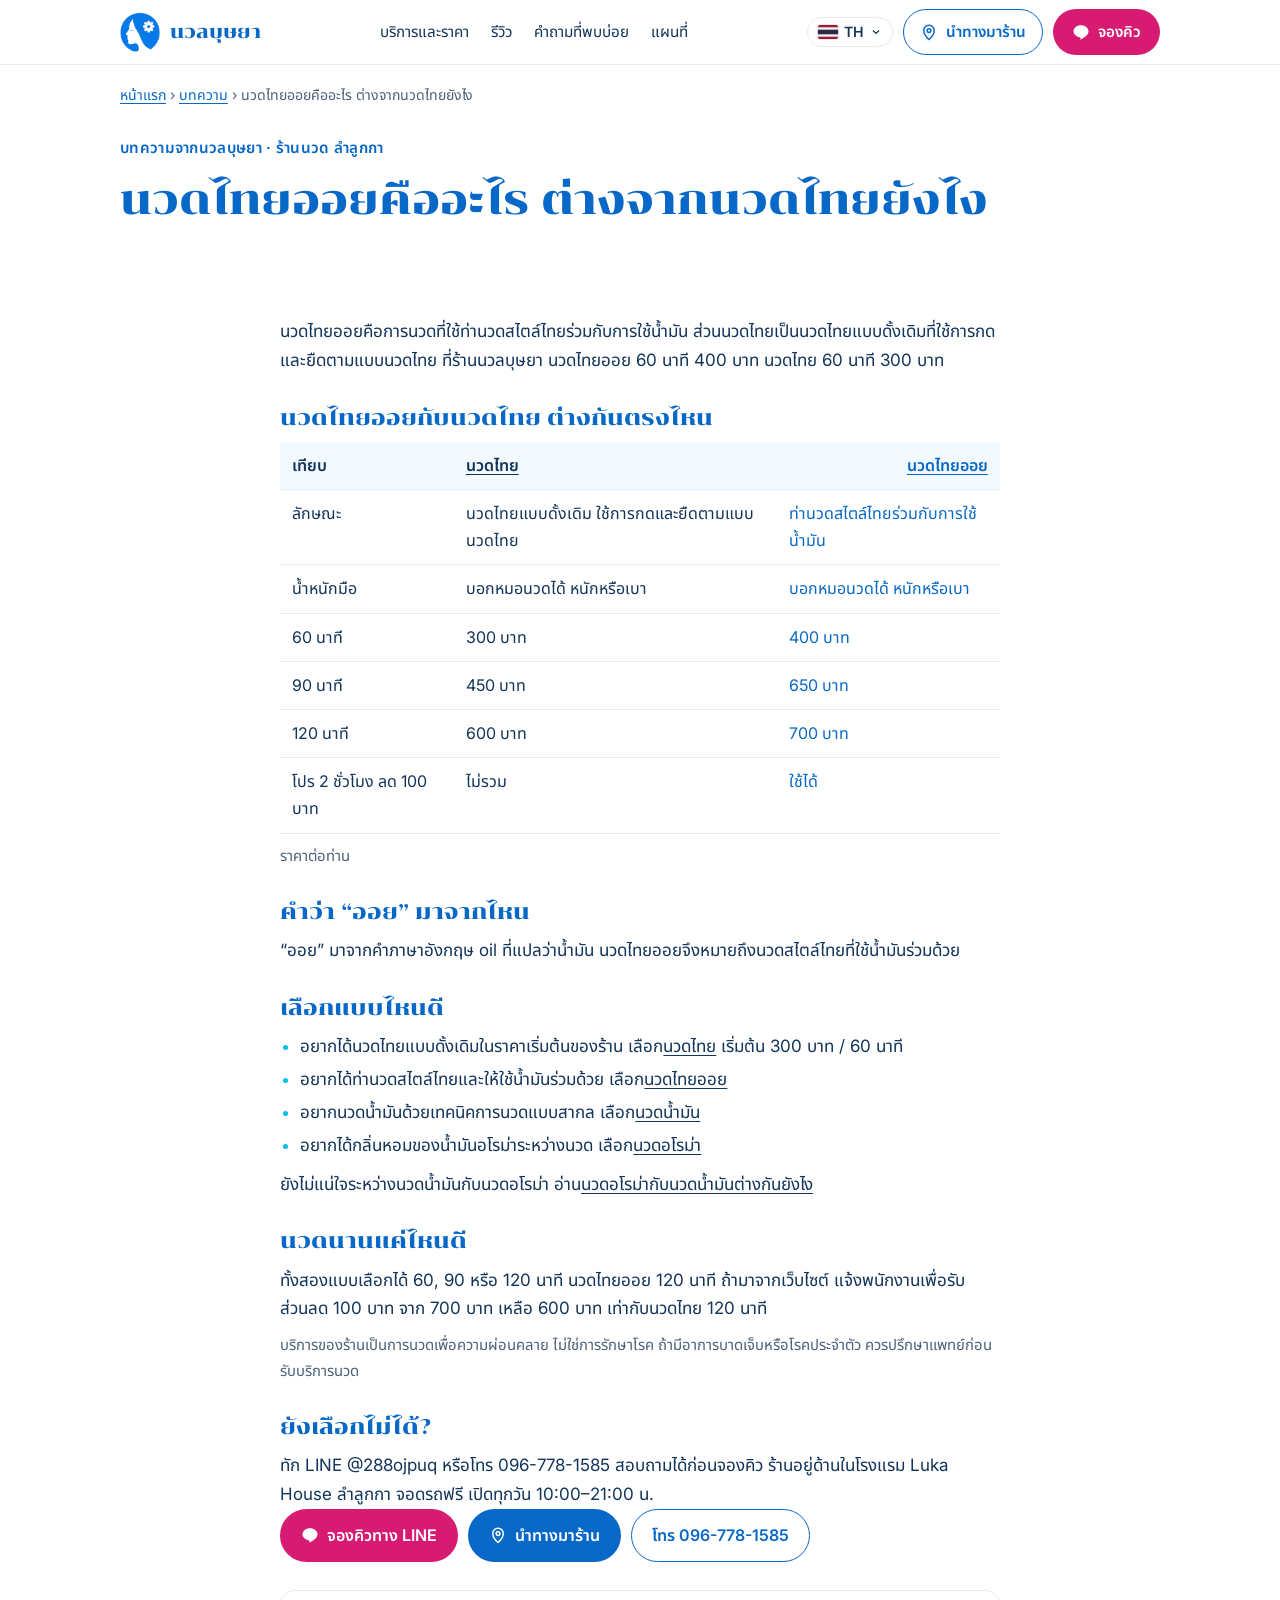
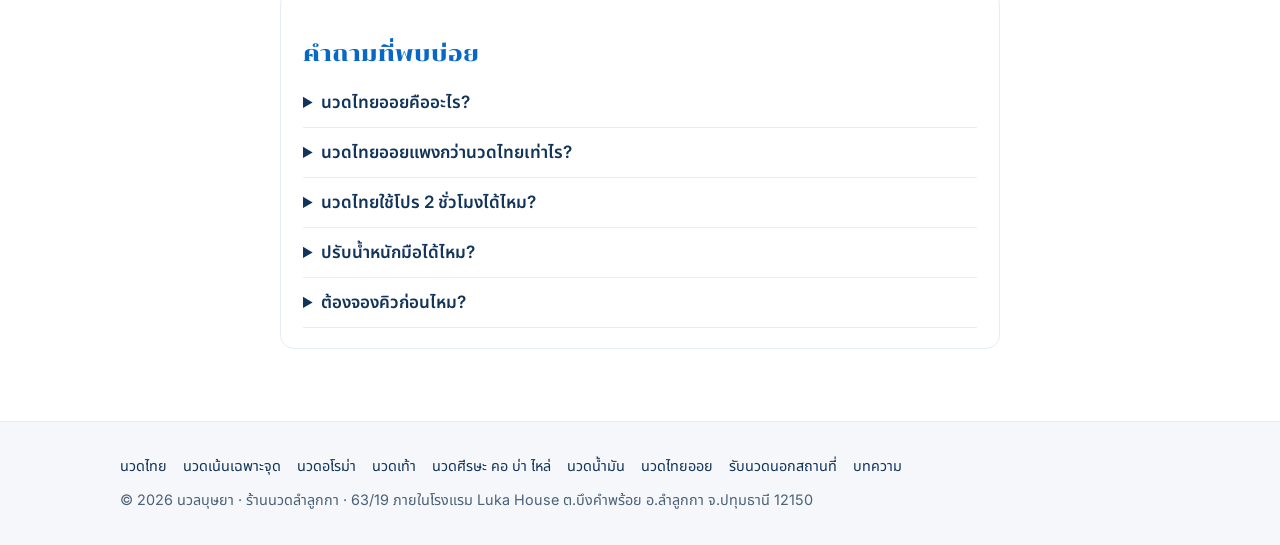
<file: guides/thai-oil-massage/index.html>
<!doctype html>
<html lang="th">
<head>
<meta charset="utf-8">
<meta name="viewport" content="width=device-width, initial-scale=1">
<!-- Google Tag Manager -->
<script id="gtm-loader">(function(w,d,s,l,i){w[l]=w[l]||[];w[l].push({'gtm.start':
new Date().getTime(),event:'gtm.js'});var f=d.getElementsByTagName(s)[0],
j=d.createElement(s),dl=l!='dataLayer'?'&l='+l:'';j.async=true;j.src=
'https://www.googletagmanager.com/gtm.js?id='+i+dl;f.parentNode.insertBefore(j,f);
})(window,document,'script','dataLayer','GTM-5KD9B98P');</script>
<script src="/scripts/track.js" defer></script>
<!-- End Google Tag Manager -->
<script src="/scripts/lang-menu.js" defer></script>
<title>นวดไทยออยคืออะไร ต่างจากนวดไทยยังไง | นวลบุษยา</title>
<meta name="description" content="นวดไทยออยคือท่านวดสไตล์ไทยร่วมกับการใช้น้ำมัน ต่างจากนวดไทยอย่างไร เทียบราคา 60–120 นาที จากร้านนวลบุษยา ลำลูกกา">
<link rel="canonical" href="https://nualbusaya.com/guides/thai-oil-massage/">
<link rel="icon" type="image/png" sizes="256x256" href="/favicon.png">
<link rel="apple-touch-icon" sizes="256x256" href="/favicon.png">
<meta property="og:type" content="article">
<meta property="og:url" content="https://nualbusaya.com/guides/thai-oil-massage/">
<meta property="og:title" content="นวดไทยออยคืออะไร ต่างจากนวดไทยยังไง | นวลบุษยา">
<meta property="og:description" content="นวดไทยออยคือท่านวดสไตล์ไทยร่วมกับการใช้น้ำมัน ต่างจากนวดไทยอย่างไร เทียบราคา 60–120 นาที จากร้านนวลบุษยา ลำลูกกา">
<meta property="og:image" content="https://nualbusaya.com/img/thai-oil/thai-oil-1.jpg">
<meta property="og:locale" content="th_TH">
<meta property="og:site_name" content="นวลบุษยา Nualbusaya">
<meta name="twitter:card" content="summary_large_image">
<meta name="theme-color" content="#4e6b55">
<link rel="preconnect" href="https://fonts.googleapis.com">
<link rel="preconnect" href="https://fonts.gstatic.com" crossorigin>
<link href="https://fonts.googleapis.com/css2?family=Chonburi&family=Inter:wght@400;500;600&family=Noto+Sans+Thai:wght@400;500;600&family=Noto+Serif+Thai:wght@500;600&display=swap" rel="stylesheet">
<link rel="stylesheet" href="/styles/site.css">
<link rel="stylesheet" href="/styles/theme.css">
<script type="application/ld+json">
{
  "@context": "https://schema.org",
  "@graph": [
    {
      "@type": "HealthAndBeautyBusiness",
      "@id": "https://nualbusaya.com/#business",
      "name": "นวลบุษยา Nualbusaya",
      "url": "https://nualbusaya.com/",
      "telephone": "+66967781585",
      "address": {
        "@type": "PostalAddress",
        "streetAddress": "63/19 ภายในโรงแรม Luka House ตำบลบึงคำพร้อย",
        "addressLocality": "ลำลูกกา",
        "addressRegion": "ปทุมธานี",
        "postalCode": "12150",
        "addressCountry": "TH"
      }
    },
    {
      "@type": "Article",
      "@id": "https://nualbusaya.com/guides/thai-oil-massage/#article",
      "headline": "นวดไทยออยคืออะไร ต่างจากนวดไทยยังไง",
      "description": "นวดไทยออยคือท่านวดสไตล์ไทยร่วมกับการใช้น้ำมัน ต่างจากนวดไทยอย่างไร เทียบราคา 60–120 นาที จากร้านนวลบุษยา ลำลูกกา",
      "datePublished": "2026-11-22",
      "dateModified": "2026-11-22",
      "inLanguage": "th",
      "image": "https://nualbusaya.com/img/thai-oil/thai-oil-1.jpg",
      "mainEntityOfPage": "https://nualbusaya.com/guides/thai-oil-massage/",
      "author": {
        "@id": "https://nualbusaya.com/#business"
      },
      "publisher": {
        "@id": "https://nualbusaya.com/#business"
      }
    },
    {
      "@type": "BreadcrumbList",
      "itemListElement": [
        {
          "@type": "ListItem",
          "position": 1,
          "name": "นวลบุษยา",
          "item": "https://nualbusaya.com/"
        },
        {
          "@type": "ListItem",
          "position": 2,
          "name": "บทความ",
          "item": "https://nualbusaya.com/guides/"
        },
        {
          "@type": "ListItem",
          "position": 3,
          "name": "นวดไทยออยคืออะไร ต่างจากนวดไทยยังไง",
          "item": "https://nualbusaya.com/guides/thai-oil-massage/"
        }
      ]
    },
    {
      "@type": "FAQPage",
      "@id": "https://nualbusaya.com/guides/thai-oil-massage/#faq",
      "mainEntity": [
        {
          "@type": "Question",
          "name": "นวดไทยออยคืออะไร?",
          "acceptedAnswer": {
            "@type": "Answer",
            "text": "นวดไทยออยคือการนวดด้วยน้ำมัน ผสมผสานเทคนิคการนวดสไตล์ไทย เพื่อความผ่อนคลาย"
          }
        },
        {
          "@type": "Question",
          "name": "นวดไทยออยแพงกว่านวดไทยเท่าไร?",
          "acceptedAnswer": {
            "@type": "Answer",
            "text": "ที่นวลบุษยา 60 นาทีต่างกัน 100 บาท 90 นาทีต่างกัน 200 บาท 120 นาทีต่างกัน 100 บาท"
          }
        },
        {
          "@type": "Question",
          "name": "นวดไทยใช้โปร 2 ชั่วโมงได้ไหม?",
          "acceptedAnswer": {
            "@type": "Answer",
            "text": "ไม่ได้ โปรลูกค้าเว็บไซต์ นวด 2 ชั่วโมง ลด 100 บาท ใช้ได้กับนวดไทยออยและบริการอื่น ยกเว้นนวดไทย"
          }
        },
        {
          "@type": "Question",
          "name": "ปรับน้ำหนักมือได้ไหม?",
          "acceptedAnswer": {
            "@type": "Answer",
            "text": "ได้ทั้งสองแบบ บอกหมอนวดได้เลยว่าต้องการน้ำหนักมือหนักหรือเบา"
          }
        },
        {
          "@type": "Question",
          "name": "ต้องจองคิวก่อนไหม?",
          "acceptedAnswer": {
            "@type": "Answer",
            "text": "ร้านมีหมอนวดประจำ 2 ท่าน แนะนำให้โทร 096-778-1585 หรือทัก LINE @288ojpuq สอบถามคิวก่อนเดินทาง"
          }
        }
      ]
    }
  ]
}
</script>
</head>
<body>
<!-- Google Tag Manager (noscript) -->
<noscript><iframe src="https://www.googletagmanager.com/ns.html?id=GTM-5KD9B98P" height="0" width="0" style="display:none;visibility:hidden" title="Google Tag Manager"></iframe></noscript>
<!-- End Google Tag Manager (noscript) -->
<a class="skip-link" href="#top">ข้ามไปเนื้อหาหลัก</a>
<header>
  <div class="wrap bar">
    <a class="brand" href="/" aria-label="นวลบุษยา หน้าแรก">
      <img src="/img/icon-blue.png" alt="" width="40" height="40">
      <b>นวลบุษยา</b>
    </a>
    <nav aria-label="เมนูหลัก">
      <a href="/#menu">บริการและราคา</a>
      <a href="/#reviews">รีวิว</a>
      <a href="/#faq">คำถามที่พบบ่อย</a>
      <a href="/#location">แผนที่</a>
    </nav>
    <div class="header-actions">
    <details class="lang-menu">
      <summary aria-label="เปลี่ยนภาษา / Change language"><img src="/img/flag-th.svg" alt="" width="20" height="14"><span>TH</span><svg class="caret" viewBox="0 0 24 24" fill="none" stroke="currentColor" stroke-width="2.4" aria-hidden="true"><path d="m6 9 6 6 6-6"/></svg></summary>
      <ul>
        <li><a href="/guides/thai-oil-massage/" lang="th" hreflang="th" aria-current="true"><img src="/img/flag-th.svg" alt="" width="20" height="14">ภาษาไทย</a></li>
        <li><a href="/en/" lang="en" hreflang="en"><img src="/img/flag-gb.svg" alt="" width="20" height="14">English</a></li>
      </ul>
    </details>
    <a class="btn btn-ghost header-directions" href="https://www.google.com/maps/dir/?api=1&amp;destination=13.9320524,100.7484876" target="_blank" rel="noopener" style="padding:9px 16px;font-size:.95rem"><svg viewBox="0 0 24 24" fill="none" stroke="currentColor" stroke-width="2" aria-hidden="true"><path d="M12 22s7-6.1 7-12a7 7 0 1 0-14 0c0 5.9 7 12 7 12z"/><circle cx="12" cy="10" r="2.5"/></svg>นำทางมาร้าน</a>
    <a class="btn btn-book header-book" href="https://line.me/R/ti/p/@288ojpuq" target="_blank" rel="noopener"><svg viewBox="0 0 24 24" fill="currentColor" aria-hidden="true"><path d="M12 3C6.5 3 2 6.6 2 11c0 3.9 3.5 7.2 8.3 7.9.3.1.8.2.9.5.1.3.1.7 0 1l-.1.9c0 .3-.2 1 .9.5s5.9-3.5 8-5.9C21.4 14.3 22 12.7 22 11c0-4.4-4.5-8-10-8z"/></svg>จองคิว</a>
    </div>
  </div>
</header>

<main id="top">
  <div class="wrap crumbs"><a href="/">หน้าแรก</a> › <a href="/guides/">บทความ</a> › นวดไทยออยคืออะไร ต่างจากนวดไทยยังไง</div>
  <section class="page-hero">
    <div class="wrap">
      <div class="eyebrow">บทความจากนวลบุษยา · ร้านนวด ลำลูกกา</div>
      <h1>นวดไทยออยคืออะไร ต่างจากนวดไทยยังไง</h1>
    </div>
  </section>
  <section class="guide" id="guide"><article>
    <div class="wrap">
      <p class="lead">นวดไทยออยคือการนวดที่ใช้ท่านวดสไตล์ไทยร่วมกับการใช้น้ำมัน ส่วนนวดไทยเป็นนวดไทยแบบดั้งเดิมที่ใช้การกดและยืดตามแบบนวดไทย ที่ร้านนวลบุษยา นวดไทยออย 60 นาที 400 บาท นวดไทย 60 นาที 300 บาท</p>
      <h2>นวดไทยออยกับนวดไทย ต่างกันตรงไหน</h2>
      <table class="price-table compare-table guide-table">
        <thead><tr><th scope="col">เทียบ</th><th scope="col"><a href="/thai-massage/">นวดไทย</a></th><th scope="col"><a href="/thai-oil/">นวดไทยออย</a></th></tr></thead>
        <tbody>
            <tr><td>ลักษณะ</td><td>นวดไทยแบบดั้งเดิม ใช้การกดและยืดตามแบบนวดไทย</td><td>ท่านวดสไตล์ไทยร่วมกับการใช้น้ำมัน</td></tr>
            <tr><td>น้ำหนักมือ</td><td>บอกหมอนวดได้ หนักหรือเบา</td><td>บอกหมอนวดได้ หนักหรือเบา</td></tr>
            <tr><td>60 นาที</td><td>300 บาท</td><td>400 บาท</td></tr>
            <tr><td>90 นาที</td><td>450 บาท</td><td>650 บาท</td></tr>
            <tr><td>120 นาที</td><td>600 บาท</td><td>700 บาท</td></tr>
            <tr><td>โปร 2 ชั่วโมง ลด 100 บาท</td><td>ไม่รวม</td><td>ใช้ได้</td></tr>
        </tbody>
      </table>
      <p class="guide-note">ราคาต่อท่าน</p>
      <h2>คำว่า “ออย” มาจากไหน</h2>
      <p>“ออย” มาจากคำภาษาอังกฤษ oil ที่แปลว่าน้ำมัน นวดไทยออยจึงหมายถึงนวดสไตล์ไทยที่ใช้น้ำมันร่วมด้วย</p>
      <h2>เลือกแบบไหนดี</h2>
      <ul class="ticks">
        <li>อยากได้นวดไทยแบบดั้งเดิมในราคาเริ่มต้นของร้าน เลือก<a href="/thai-massage/">นวดไทย</a> เริ่มต้น 300 บาท / 60 นาที</li>
        <li>อยากได้ท่านวดสไตล์ไทยและให้ใช้น้ำมันร่วมด้วย เลือก<a href="/thai-oil/">นวดไทยออย</a></li>
        <li>อยากนวดน้ำมันด้วยเทคนิคการนวดแบบสากล เลือก<a href="/oil-massage/">นวดน้ำมัน</a></li>
        <li>อยากได้กลิ่นหอมของน้ำมันอโรม่าระหว่างนวด เลือก<a href="/aromatherapy/">นวดอโรม่า</a></li>
      </ul>
      <p>ยังไม่แน่ใจระหว่างนวดน้ำมันกับนวดอโรม่า อ่าน<a href="/guides/aromatherapy-vs-oil-massage/">นวดอโรม่ากับนวดน้ำมันต่างกันยังไง</a></p>
      <h2>นวดนานแค่ไหนดี</h2>
      <p>ทั้งสองแบบเลือกได้ 60, 90 หรือ 120 นาที นวดไทยออย 120 นาที ถ้ามาจากเว็บไซต์ แจ้งพนักงานเพื่อรับส่วนลด 100 บาท จาก 700 บาท เหลือ 600 บาท เท่ากับนวดไทย 120 นาที</p>
      <p class="guide-note">บริการของร้านเป็นการนวดเพื่อความผ่อนคลาย ไม่ใช่การรักษาโรค ถ้ามีอาการบาดเจ็บหรือโรคประจำตัว ควรปรึกษาแพทย์ก่อนรับบริการนวด</p>
      <h2>ยังเลือกไม่ได้?</h2>
      <p>ทัก LINE @288ojpuq หรือโทร 096-778-1585 สอบถามได้ก่อนจองคิว ร้านอยู่ด้านในโรงแรม Luka House ลำลูกกา จอดรถฟรี เปิดทุกวัน 10:00–21:00 น.</p>
      <div class="btns">
          <a class="btn btn-primary" href="https://www.google.com/maps/dir/?api=1&amp;destination=13.9320524,100.7484876" target="_blank" rel="noopener"><svg viewBox="0 0 24 24" fill="none" stroke="currentColor" stroke-width="2" aria-hidden="true"><path d="M12 22s7-6.1 7-12a7 7 0 1 0-14 0c0 5.9 7 12 7 12z"/><circle cx="12" cy="10" r="2.5"/></svg>นำทางมาร้าน</a>
          <a class="btn btn-ghost" href="tel:+66967781585">โทร 096-778-1585</a>
          <a class="btn btn-book" href="https://line.me/R/ti/p/@288ojpuq" target="_blank" rel="noopener"><svg viewBox="0 0 24 24" fill="currentColor" aria-hidden="true"><path d="M12 3C6.5 3 2 6.6 2 11c0 3.9 3.5 7.2 8.3 7.9.3.1.8.2.9.5.1.3.1.7 0 1l-.1.9c0 .3-.2 1 .9.5s5.9-3.5 8-5.9C21.4 14.3 22 12.7 22 11c0-4.4-4.5-8-10-8z"/></svg>จองคิวทาง LINE</a>
        </div>
      <div class="panel faq-mini" style="margin-top:28px">
        <h2>คำถามที่พบบ่อย</h2>
        <details><summary>นวดไทยออยคืออะไร?</summary><p>นวดไทยออยคือการนวดด้วยน้ำมัน ผสมผสานเทคนิคการนวดสไตล์ไทย เพื่อความผ่อนคลาย</p></details>
        <details><summary>นวดไทยออยแพงกว่านวดไทยเท่าไร?</summary><p>ที่นวลบุษยา 60 นาทีต่างกัน 100 บาท 90 นาทีต่างกัน 200 บาท 120 นาทีต่างกัน 100 บาท</p></details>
        <details><summary>นวดไทยใช้โปร 2 ชั่วโมงได้ไหม?</summary><p>ไม่ได้ โปรลูกค้าเว็บไซต์ นวด 2 ชั่วโมง ลด 100 บาท ใช้ได้กับนวดไทยออยและบริการอื่น ยกเว้นนวดไทย</p></details>
        <details><summary>ปรับน้ำหนักมือได้ไหม?</summary><p>ได้ทั้งสองแบบ บอกหมอนวดได้เลยว่าต้องการน้ำหนักมือหนักหรือเบา</p></details>
        <details><summary>ต้องจองคิวก่อนไหม?</summary><p>ร้านมีหมอนวดประจำ 2 ท่าน แนะนำให้โทร 096-778-1585 หรือทัก LINE @288ojpuq สอบถามคิวก่อนเดินทาง</p></details>
      </div>
    </div>
  </article></section>
</main>
<footer>
  <div class="wrap row" style="flex-direction:column;align-items:flex-start;gap:10px">
    <nav class="footer-links" aria-label="บริการทั้งหมด"><a href="/thai-massage/">นวดไทย</a><a href="/deep-tissue/">นวดเน้นเฉพาะจุด</a><a href="/aromatherapy/">นวดอโรม่า</a><a href="/foot-massage/">นวดเท้า</a><a href="/head-neck-shoulder/">นวดศีรษะ คอ บ่า ไหล่</a><a href="/oil-massage/">นวดน้ำมัน</a><a href="/thai-oil/">นวดไทยออย</a><a href="/outcall/">รับนวดนอกสถานที่</a><a href="/guides/">บทความ</a></nav>
    <span>© 2026 นวลบุษยา · ร้านนวดลำลูกกา · 63/19 ภายในโรงแรม Luka House ต.บึงคำพร้อย อ.ลำลูกกา จ.ปทุมธานี 12150</span>
  </div>
</footer>
<div class="dock" aria-label="นำทางและติดต่อร้าน">
  <a class="btn btn-primary" href="https://www.google.com/maps/dir/?api=1&amp;destination=13.9320524,100.7484876" target="_blank" rel="noopener">นำทางมาร้าน</a>
  <a class="btn btn-ghost" href="tel:+66967781585">โทร</a>
  <a class="btn btn-book" href="https://line.me/R/ti/p/@288ojpuq" target="_blank" rel="noopener">จองคิว LINE</a>
</div>
</body>
</html>
</file>
<file: styles/services.css>
/* Scoped wellness design: the site's other sections and tracking remain intact. */
:root {
  --wellness-ivory: #fbf7f0;
  --wellness-paper: #fffdf8;
  --wellness-plum: #62445d;
  --wellness-plum-dark: #493245;
  --wellness-muted: #75656d;
  --wellness-gold: #ad8b55;
  --wellness-border: #e8dcd5;
}
.wellness-services {
  padding-block: clamp(40px, 6vw, 80px);
  background: var(--wellness-ivory);
  border-block: 1px solid var(--wellness-border);
  color: #372d34;
}
.wellness-services .services-heading {
  display: grid;
  grid-template-columns: 1.1fr 1fr;
  align-items: center;
  gap: 40px;
  margin-bottom: 30px;
}
.wellness-services .services-eyebrow {
  display: flex;
  align-items: center;
  gap: 12px;
  margin: 0 0 14px;
  color: var(--wellness-plum);
  font-size: .7rem;
  font-weight: 600;
  letter-spacing: .13em;
}
.wellness-services .services-eyebrow::before {
  content: "";
  width: 28px;
  height: 1px;
  background: var(--wellness-gold);
}
.wellness-services h2 {
  font-size: clamp(1.9rem, 3.5vw, 2.8rem);
  color: var(--wellness-plum-dark);
  line-height: 1.5;
}
.wellness-services .services-subtitle {
  display: block;
  margin-top: 4px;
  color: var(--wellness-muted);
  font: 400 1rem/1.6 "Noto Serif Thai", Georgia, serif;
}
.wellness-services .services-intro {
  margin: 16px 0 0;
  font-size: .95rem;
  color: var(--wellness-muted);
}
.wellness-services .services-welcome {
  padding: 24px 26px;
  border-left: 2px solid var(--wellness-gold);
  background: #f1e9e7;
  border-radius: 0 16px 16px 0;
}
.wellness-services .services-welcome > p {
  margin: 12px 0 0;
  color: #695a63;
  font-size: .85rem;
}
.wellness-services .services-welcome .services-start {
  margin: 0;
  color: var(--wellness-plum);
  font-size: .9rem;
}
.wellness-services .services-start strong {
  display: block;
  margin-top: 2px;
  font-size: 2rem;
  line-height: 1.6;
  font-weight: 600;
}
.wellness-services .services-start strong span {
  font-size: .9rem;
  font-weight: 500;
}
.wellness-services .services-contacts {
  display: flex;
  flex-wrap: wrap;
  align-items: center;
  gap: 8px 16px;
  margin-top: 18px;
}
.wellness-services .services-contacts a {
  display: inline-flex;
  align-items: center;
  justify-content: center;
  gap: 8px;
  min-height: 46px;
  font-size: .82rem;
  text-decoration: none;
  font-weight: 500;
}
.wellness-services .services-contacts svg {
  width: 17px;
  height: 17px;
  flex: none;
}
.wellness-services .services-contact-line {
  padding: 10px 16px;
  background: var(--wellness-plum);
  color: #fff;
  border-radius: 9px;
}
.wellness-services .services-contact-line:hover { background: var(--wellness-plum-dark); }
.wellness-services .services-contact-phone { color: var(--wellness-plum-dark); }
.wellness-services .services-meta {
  display: flex;
  flex-wrap: wrap;
  gap: 8px 18px;
  align-items: center;
  justify-content: space-between;
  padding-bottom: 16px;
  border-bottom: 1px solid var(--wellness-border);
  margin-bottom: 24px;
}
.wellness-services .services-meta p { margin: 0; font-size: .8rem; color: var(--wellness-muted); }
.wellness-services .services-meta p:first-child { color: var(--wellness-plum-dark); font-weight: 600; }
.wellness-services .services-grid {
  display: grid;
  grid-template-columns: repeat(3, minmax(0, 1fr));
  gap: 24px;
}
.wellness-services .service-card {
  min-width: 0;
  padding: 0;
  display: flex;
  flex-direction: column;
  overflow: hidden;
  border-radius: 18px;
  border: 1px solid var(--wellness-border);
  background: var(--wellness-paper);
  box-shadow: 0 3px 14px rgb(73 50 69 / 3%);
  transition: transform 180ms ease, box-shadow 180ms ease, border-color 180ms ease;
  scroll-margin-top: 92px;
}
.wellness-services .service-card:last-child { grid-column: 2; }
.wellness-services .service-card:focus-within { border-color: var(--wellness-plum); }
.wellness-services .service-visual { position: relative; overflow: hidden; background: #eee2dd; }
.wellness-services .service-visual img {
  display: block;
  width: 100%;
  height: auto;
  aspect-ratio: 18 / 11;
  object-fit: cover;
}
.wellness-services .service-number {
  position: absolute;
  top: 14px;
  right: 16px;
  color: var(--wellness-plum);
  font-size: .7rem;
  letter-spacing: .1em;
}
.wellness-services .service-content { display: flex; flex: 1; flex-direction: column; padding: 22px; }
.wellness-services .service-card h3 {
  color: var(--wellness-plum-dark);
  font-size: 1.2rem;
  line-height: 1.5;
}
.wellness-services .service-card h3 .en {
  margin-top: 4px;
  min-height: 36px;
  color: var(--wellness-muted);
  font-size: .74rem;
  line-height: 1.5;
  font-weight: 400;
  letter-spacing: .01em;
}
.wellness-services .service-card .service-description {
  margin: 12px 0 22px;
  color: var(--wellness-muted);
  font-size: .86rem;
  line-height: 1.7;
  min-height: 50px;
}
.wellness-services .service-prices {
  grid-template-columns: 1.2fr 1fr 1fr;
  gap: 0;
  align-items: end;
  padding: 16px 0;
  border-top: 1px solid var(--wellness-border);
  border-bottom: 1px solid var(--wellness-border);
  margin-top: auto;
}
.wellness-services .service-prices li {
  padding: 0 4px;
  text-align: center;
  border-radius: 0;
  background: transparent;
  line-height: 1.6;
  min-width: 0;
}
.wellness-services .service-prices li + li { border-left: 1px solid var(--wellness-border); }
.wellness-services .service-prices small { color: var(--wellness-muted); font-size: .75rem; }
.wellness-services .price-amount { display: flex; align-items: baseline; justify-content: center; gap: 3px; white-space: nowrap; }
.wellness-services .price-amount > span { font-size: .65rem; color: var(--wellness-muted); }
.wellness-services .service-prices b { color: var(--wellness-plum-dark); font-size: 1.15rem; font-weight: 600; line-height: 1.6; }
.wellness-services .service-prices .price-start b { color: var(--wellness-plum); font-size: 1.9rem; }
.wellness-services .price-start small { font-weight: 600; color: var(--wellness-plum); }
.wellness-services .service-actions { display: grid; grid-template-columns: minmax(0, 1fr) 48px; gap: 10px; margin-top: 20px; }
.wellness-services .service-actions a {
  display: inline-flex;
  align-items: center;
  justify-content: center;
  min-height: 48px;
  padding: 10px 12px;
  border-radius: 9px;
  font-size: .85rem;
  font-weight: 500;
  text-decoration: none;
}
.wellness-services .service-actions svg { width: 18px; height: 18px; flex: none; }
.wellness-services .service-book { background: var(--wellness-plum); color: #fff; gap: 12px; }
.wellness-services .service-book:hover { background: var(--wellness-plum-dark); }
.wellness-services .service-call { color: var(--wellness-plum); border: 1px solid #d4c4cd; background: transparent; }
.wellness-services .service-call:hover { background: #f1e9ee; }
.wellness-services a:focus-visible, .wellness-services button:focus-visible { outline: 3px solid var(--wellness-plum); outline-offset: 3px; }
.wellness-services .services-footer { margin-top: 32px; padding-top: 24px; border-top: 1px solid var(--wellness-border); text-align: center; }
.wellness-services .services-footer .note { margin: 0 0 14px; color: var(--wellness-muted); }
.wellness-services .services-footer .offer-reopen { color: var(--wellness-plum-dark); border-color: #d7c5b1; background: #f3eade; min-height: 48px; }
.social-line { color: #087c38; }
.social-line img { width: 32px; height: 32px; object-fit: contain; }
@media (hover: hover) and (pointer: fine) {
  .wellness-services .service-card:hover { transform: translateY(-4px); border-color: #c6acb6; box-shadow: 0 12px 30px rgb(73 50 69 / 9%); }
}
@media (max-width: 1000px) {
  .wellness-services .services-grid { grid-template-columns: repeat(2, minmax(0, 1fr)); }
  .wellness-services .service-card:last-child { grid-column: auto; }
  .wellness-services .services-heading { gap: 28px; }
}
@media (max-width: 720px) {
  #menu, .wellness-services .service-card { scroll-margin-top: 180px; }
  .wellness-services .services-heading { grid-template-columns: 1fr; gap: 24px; }
  .wellness-services .services-welcome { padding: 18px 20px; }
  .wellness-services .services-intro br { display: none; }
}
@media (max-width: 600px) {
  .wellness-services .services-intro { display: none; }
  .wellness-services .services-heading { gap: 18px; margin-bottom: 20px; }
  .wellness-services .services-welcome { padding: 14px 16px; }
  .wellness-services .services-welcome > p { margin-top: 8px; font-size: .8rem; }
  .wellness-services .services-start strong { display: inline; font-size: 1.8rem; }
  .wellness-services .services-contacts { gap: 8px 12px; margin-top: 12px; }
  .wellness-services .services-contacts a { font-size: .76rem; }
  .wellness-services .services-contact-line { padding-inline: 12px; }
  .wellness-services .services-grid { grid-template-columns: minmax(0, 1fr); gap: 20px; }
  .wellness-services .service-visual img { aspect-ratio: 2 / 1; }
  .wellness-services .service-content { padding: 20px; }
  .wellness-services .service-card h3 .en { min-height: 0; }
  .wellness-services .service-card .service-description { min-height: 0; margin: 12px 0 20px; }
  .wellness-services .services-meta { align-items: flex-start; flex-direction: column; }
  .wellness-services .service-prices b { font-size: 1.25rem; }
}
@media (prefers-reduced-motion: no-preference) {
  .wellness-services .service-card.is-entering { animation: wellness-enter 450ms ease-out both; }
  @keyframes wellness-enter { from { opacity: .35; transform: translateY(12px); } to { opacity: 1; transform: translateY(0); } }
}
@media (prefers-reduced-motion: reduce) {
  .wellness-services .service-card { transition: none; animation: none; }
  .wellness-services .service-card:hover { transform: none; }
}

/* links to per-service pages (tools/build_pages.py) */
.service-more{display:inline-block;margin:-4px 0 12px;font-size:.9rem;color:var(--sage);text-underline-offset:3px}
.footer-links{display:flex;flex-wrap:wrap;gap:6px 16px;font-size:.9rem;padding-bottom:14px}
.footer-links a{color:var(--muted)}

/* language dropdown (shared with generated pages via tools/build_pages.py) */
.header-actions{display:flex;align-items:center;gap:10px}
.lang-menu{position:relative}
.lang-menu summary{list-style:none;display:flex;align-items:center;gap:6px;cursor:pointer;padding:7px 10px;border:1px solid var(--line);border-radius:999px;background:var(--surface);font-size:.88rem;font-weight:600;color:var(--brown);line-height:1}
.lang-menu summary::-webkit-details-marker{display:none}
.lang-menu summary:hover{border-color:var(--gold)}
.lang-menu img{width:20px;height:14px;object-fit:cover;border-radius:2px;box-shadow:0 0 0 1px rgba(0,0,0,.1);flex:none}
.lang-menu .caret{width:12px;height:12px;transition:transform .15s ease}
.lang-menu[open] .caret{transform:rotate(180deg)}
.lang-menu ul{position:absolute;right:0;top:calc(100% + 6px);z-index:40;min-width:160px;margin:0;padding:6px;list-style:none;background:var(--surface);border:1px solid var(--line);border-radius:12px;box-shadow:var(--shadow)}
.lang-menu li a{display:flex;align-items:center;gap:10px;padding:9px 10px;border-radius:8px;text-decoration:none;color:var(--ink);font-size:.93rem}
.lang-menu li a:hover,.lang-menu li a[aria-current="true"]{background:var(--sage-soft)}
@media (max-width:720px){.lang-menu summary span{display:none}}

/* Photo gallery card (homepage Thai massage card and /thai-massage/): swipeable on its own,
   arrows added by scripts/services.js. */
.service-gallery { position: relative; overflow: hidden; }
.service-gallery .service-gallery-track {
  display: flex;
  overflow-x: auto;
  scroll-snap-type: x mandatory;
  overscroll-behavior-x: contain;
  scrollbar-width: none;
}
.service-gallery .service-gallery-track::-webkit-scrollbar { display: none; }
.service-gallery .service-gallery-track:focus-visible { outline: 3px solid var(--wellness-plum); outline-offset: -3px; }
.service-gallery .service-gallery-slide { flex: 0 0 100%; margin: 0; scroll-snap-align: start; }
/* Show the whole photo (owner request): 4:3 frame matches the photos, contain never crops. */
.service-gallery .service-gallery-slide img { display: block; width: 100%; height: auto; aspect-ratio: 4 / 3; object-fit: contain; background: #eee2dd; }
.service-gallery .service-gallery-btn {
  position: absolute;
  top: 50%;
  transform: translateY(-50%);
  display: inline-flex;
  align-items: center;
  justify-content: center;
  width: 40px;
  height: 40px;
  padding: 0;
  border: 0;
  border-radius: 50%;
  background: rgb(253 249 238 / 90%);
  color: var(--wellness-plum);
  box-shadow: 0 2px 8px rgb(42 39 35 / 18%);
  cursor: pointer;
}
.service-gallery .service-gallery-btn[hidden] { display: none; }
.service-gallery .service-gallery-btn svg { width: 20px; height: 20px; }
.service-gallery .service-gallery-prev { left: 10px; }
.service-gallery .service-gallery-next { right: 10px; }
.service-gallery .service-gallery-btn:hover:not(:disabled) { background: var(--wellness-paper); }
.service-gallery .service-gallery-btn:disabled { opacity: .35; cursor: default; }
.service-gallery .service-gallery-btn:focus-visible { outline: 3px solid var(--wellness-plum); outline-offset: 2px; }
.service-gallery .service-gallery-count {
  position: absolute;
  right: 12px;
  bottom: 10px;
  padding: 2px 9px;
  border-radius: 999px;
  background: rgb(42 39 35 / 62%);
  color: #fffcf5;
  font-size: .72rem;
  letter-spacing: .04em;
}
.wellness-services .service-gallery .service-number {
  padding: 2px 8px;
  border-radius: 999px;
  background: rgb(253 249 238 / 85%);
}

/* Entrance photo card in #photos: portrait 3:4 frame like its neighbours, whole photo visible. */
.shop-photos .service-gallery-slide img { aspect-ratio: 3 / 4; object-fit: contain; background: rgb(0 0 0 / 14%); }
.shop-photos .service-gallery .service-gallery-btn { width: 34px; height: 34px; }
.shop-photos .service-gallery .service-gallery-prev { left: 6px; }
.shop-photos .service-gallery .service-gallery-next { right: 6px; }
</file>
<file: styles/reviews.css>
/* Google Reviews summary, sharing the service section's wellness palette. */
.wellness-reviews { background:var(--wellness-ivory);padding-block:clamp(40px,6vw,72px); }
.review-summary-card { display:grid;grid-template-columns:1.35fr 1fr;align-items:center;gap:48px;padding:clamp(28px,4.5vw,54px);border:1px solid var(--wellness-border);border-radius:24px;background:var(--wellness-paper);box-shadow:0 8px 30px rgb(73 50 69 / 4%); }
.review-eyebrow { display:flex;align-items:center;gap:12px;margin:0 0 16px;color:var(--wellness-plum);font-size:.7rem;letter-spacing:.15em;font-weight:600; }
.review-eyebrow::before { content:"";width:28px;height:1px;background:var(--wellness-gold); }
.review-summary-copy h2 { color:var(--wellness-plum-dark);font-size:clamp(1.65rem,3vw,2.35rem);line-height:1.6; }
.review-intro { max-width:370px;margin:14px 0 26px;color:var(--wellness-muted);font-size:.95rem;line-height:1.8; }
.review-google-cta { display:inline-flex;align-items:center;justify-content:center;gap:14px;min-height:50px;padding:13px 20px;border:1px solid var(--wellness-plum);border-radius:10px;background:var(--wellness-plum);color:#fff;text-decoration:none;font-size:.9rem;font-weight:500;transition:background 180ms ease,transform 180ms ease; }
.review-google-cta svg { width:18px;height:18px;flex:none; }
.review-google-cta:hover { background:var(--wellness-plum-dark); }
.review-google-cta:focus-visible { outline:3px solid var(--wellness-plum);outline-offset:4px; }
.review-summary-panel { min-width:0;padding:12px 0 12px 40px;text-align:center;border-left:1px solid var(--wellness-border); }
.review-score-line { display:flex;align-items:baseline;justify-content:center;gap:10px; }
.wellness-reviews .rv-score { color:var(--wellness-plum-dark);font:500 clamp(4rem,7vw,5.1rem)/1.2 "Noto Serif Thai",Georgia,serif;font-variant-numeric:tabular-nums;letter-spacing:-.04em; }
.review-denominator { color:var(--wellness-muted);font-size:1.1rem; }
.wellness-reviews .review-gold-stars { display:flex;justify-content:center;gap:5px;margin:14px 0 12px;color:#aa8243; }
.review-gold-stars svg { display:block;width:26px;height:26px;fill:currentColor; }
.review-star-empty { fill:#e6dcd0; }
.review-star-fill { fill:#aa8243; }
.review-count { margin:0 0 4px;color:var(--wellness-plum-dark);font-weight:500;font-size:.95rem; }
.review-source { margin:0;color:var(--wellness-muted);font-size:.85rem; }
.review-checked { margin:12px 0 0;color:var(--wellness-muted);font-size:.75rem; }
.review-neutral svg { width:54px;height:54px;margin:0 auto 12px;color:var(--wellness-gold); }
.review-neutral p { color:var(--wellness-plum-dark);font-size:1.1rem;margin:0 0 4px; }
.review-neutral span { color:var(--wellness-muted);font-size:.9rem; }
.wellness-reviews [hidden] { display:none !important; }
.wellness-reviews .rv-grid:empty { display:none; }
.wellness-reviews .rv-grid:not(:empty) { margin-top:24px; }
.wellness-reviews .curated-review-grid { display:flex;gap:20px;overflow-x:auto;scroll-snap-type:x mandatory;scroll-padding-inline:2px;padding:2px 2px 12px;overscroll-behavior-x:contain;scrollbar-width:thin;scrollbar-color:#b7a0ae transparent; }
.wellness-reviews .curated-review-grid:focus-visible { outline:3px solid var(--wellness-plum);outline-offset:4px; }
.curated-review-grid .curated-review-card { flex:0 0 calc((100% - 20px)/2);scroll-snap-align:start; }
.review-carousel-controls { display:flex;align-items:center;justify-content:space-between;gap:16px;margin-top:26px; }
.review-carousel-controls p { margin:0;color:var(--wellness-muted);font-size:.83rem; }
.review-carousel-buttons { display:flex;gap:10px; }
.review-carousel-buttons button { display:inline-flex;align-items:center;justify-content:center;width:46px;height:46px;border:1px solid #d6c7cf;border-radius:50%;background:var(--wellness-paper);color:var(--wellness-plum);cursor:pointer; }
.review-carousel-buttons svg { width:20px;height:20px; }
.review-carousel-buttons button:hover:not(:disabled) { background:#eee4eb;border-color:var(--wellness-plum); }
.review-carousel-buttons button:disabled { opacity:.4;cursor:default; }
.review-carousel-buttons button:focus-visible { outline:3px solid var(--wellness-plum);outline-offset:3px; }
.curated-review-card { display:flex;flex-direction:column;min-width:0;padding:26px 24px;background:var(--wellness-paper);border:1px solid var(--wellness-border);border-radius:18px;box-shadow:0 3px 16px rgb(73 50 69 / 3%); }
.curated-review-author { display:flex;align-items:center;gap:12px;min-height:48px; }
.review-initials { display:flex;align-items:center;justify-content:center;flex:none;width:44px;height:44px;border-radius:50%;background:#eee4eb;color:var(--wellness-plum);font-size:.9rem;font-weight:600; }
.curated-review-author h3 { min-width:0;margin:0;color:var(--wellness-plum-dark);font:600 .9rem/1.6 "Noto Sans Thai",sans-serif;overflow-wrap:anywhere; }
.review-card-stars { display:flex;gap:3px;margin:18px 0 14px;color:#aa8243; }
.review-card-stars svg { width:17px;height:17px; }
.curated-review-card blockquote { margin:0 0 20px;color:#51434d;font-size:.95rem;line-height:1.9; }
.curated-review-card blockquote p { margin:0; }
.curated-review-author + blockquote { margin-top:18px; }
.review-excerpt-note { margin:auto 0 8px;color:var(--wellness-muted);font-size:.75rem; }
.review-original-link { display:inline-flex;align-items:center;gap:6px;align-self:flex-start;min-height:44px;color:var(--wellness-plum);font-size:.8rem;text-underline-offset:4px; }
.review-original-link:focus-visible { outline:3px solid var(--wellness-plum);outline-offset:3px; }
.curated-review-disclosure { margin:20px 0 0;text-align:center;color:var(--wellness-muted);font-size:.78rem;line-height:1.8; }
@media (max-width:720px) {
  .wellness-reviews .curated-review-grid { gap:16px; }
  .curated-review-grid .curated-review-card { flex-basis:96%; }
  .curated-review-card { padding:24px; }
  .review-summary-card { grid-template-columns:minmax(0,1fr);gap:28px;padding:28px 22px; }
  .review-summary-panel { grid-row:2;border-left:0;border-top:1px solid var(--wellness-border);padding:26px 0 0; }
  .review-summary-copy { text-align:center; }
  .review-eyebrow { justify-content:center; }
  .review-intro { margin:12px auto 22px; }
  .review-google-cta { width:100%; }
  #reviews { scroll-margin-top:180px; }
}
@media (max-width:360px) { .review-summary-card { padding:24px 16px; }.review-google-cta { gap:8px;padding-inline:12px;font-size:.83rem; } }
@media (prefers-reduced-motion:no-preference) { .review-summary-card.is-entering,.curated-review-card.is-entering { animation:wellness-enter 450ms ease-out both; } }
@media (prefers-reduced-motion:reduce) { .review-summary-card,.curated-review-card { animation:none; }.review-google-cta { transition:none; } }
</file>
<file: styles/outcall.css>
.outcall-service{display:grid;grid-template-columns:minmax(0,1.4fr) minmax(0,1fr);align-items:center;gap:24px;margin-top:32px;padding:26px 28px;border:1px solid #d9c7cb;border-radius:18px;background:#f1e9e7}
.outcall-eyebrow{margin:0 0 6px;color:var(--wellness-plum);font-size:.7rem;letter-spacing:.12em;font-weight:600}
.wellness-services .outcall-service h3{font-size:1.4rem;line-height:1.6;color:var(--wellness-plum-dark)}
.outcall-service p:last-child{margin:8px 0 0;color:var(--wellness-muted);font-size:.9rem}
.outcall-service-actions{display:flex;flex-direction:column;align-items:center;gap:6px}
.outcall-service-actions a{display:inline-flex;align-items:center;justify-content:center;min-height:46px;color:var(--wellness-plum-dark);font-size:.9rem;text-underline-offset:4px}
.outcall-service-actions .services-contact-line{align-self:stretch;padding:12px 20px;border-radius:9px;background:var(--wellness-plum);color:#fff;text-decoration:none}
.outcall-service-actions .services-contact-line:hover{background:var(--wellness-plum-dark)}
.outcall-dialog-phone{display:flex;align-items:center;justify-content:center;min-height:46px;margin-top:8px;color:var(--brown);text-underline-offset:4px}
#outcall-dialog .offer-kicker{font-size:.72rem}
@media(max-width:600px){.outcall-service{grid-template-columns:minmax(0,1fr);padding:22px;gap:18px}}
</file>
<file: styles/theme.css>
/* Theme: "Bright Blue Minimal Wellness" (owner-approved brand colors, 22 Nov 2026).
   Loaded LAST on every page. Visual only: content, links, prices and tracking hooks are unchanged.
   Brand: Bright Blue #0879E8, Sky Cyan #00BCEB, Vibrant Pink #FF3792, White.
   Text-on-color uses slightly deeper shades so every label passes WCAG AA (4.5:1):
   blue text/buttons #0868C7 (5.5:1 with white), pink buttons #D81B72 (4.86:1 with white).
   Cyan is never used for text (2.2:1). Remove the <link> to this file to return to the base look. */
:root{
  --blue:#0879E8; --blue-ink:#0868C7; --blue-deep:#0757A8;
  --cyan:#00BCEB; --pink:#FF3792; --pink-ink:#D81B72; --pink-deep:#B8155F;
  --white:#FFFFFF; --navy:#12345A; --blue-50:#F2F9FF; --blue-100:#E5F3FF;
  --gray-50:#F5F7FA; --border:#E5EDF5; --text-muted:#4A6178;
  --font-display:"Chonburi","Noto Serif Thai",serif;
  --font-body:"Inter","Noto Sans Thai",system-ui,sans-serif;

  /* base site tokens (index.html inline CSS + generated pages) */
  --bg:var(--white); --surface:var(--white); --ink:var(--navy); --muted:var(--text-muted);
  --brown:var(--navy); --gold:var(--blue); --sage:var(--blue-ink); --sage-soft:var(--blue-50);
  --line:var(--border); --radius:14px; --shadow:0 6px 20px rgba(18,52,90,.08);

  /* services / reviews / outcall tokens */
  --wellness-ivory:var(--white); --wellness-paper:var(--white);
  --wellness-plum:var(--blue-ink); --wellness-plum-dark:var(--blue-deep);
  --wellness-muted:var(--text-muted); --wellness-gold:var(--blue-ink); --wellness-border:var(--border);
}

body{background:var(--white);color:var(--navy);font-family:var(--font-body)}
h1,h2{font-family:var(--font-display);font-weight:400;letter-spacing:0;color:var(--blue-ink);line-height:1.35}
h3{font-family:var(--font-body);font-weight:600;color:var(--navy);letter-spacing:-.005em}
h2{font-size:clamp(1.7rem,3.4vw,2.4rem)}
.en{color:var(--muted);font-family:var(--font-body)}
a{text-underline-offset:3px}

/* header: white, blue logo, pink booking CTA */
header{background:rgba(255,255,255,.96);border-bottom:1px solid var(--border)}
.brand b{font-family:var(--font-display);font-weight:400;color:var(--blue-ink)}
nav a{color:var(--navy)}
nav a:hover{color:var(--blue-ink)}
.header-actions{display:flex;align-items:center;gap:10px}
.header-book{padding:9px 18px;font-size:.95rem}
@media (max-width:720px){.header-directions{display:none}} /* the bottom dock keeps directions on phones */

/* buttons */
.btn{transition:background-color .2s ease,border-color .2s ease,color .2s ease,transform .2s ease,box-shadow .2s ease}
.btn:hover{transform:translateY(-1px);box-shadow:0 6px 16px rgba(18,52,90,.12)}
.btn-primary{background:var(--blue-ink);color:#fff}
.btn-primary:hover{background:var(--blue-deep)}
.btn-ghost{background:#fff;border-color:var(--blue-ink);color:var(--blue-ink)}
.btn-ghost:hover{background:var(--blue-50)}
.btn-book{background:var(--pink-ink);color:#fff}
.btn-book:hover{background:var(--pink-deep)}
.btn-line:hover{background:#066a30}
.btns .btn-book{order:-1} /* booking first wherever it appears (hero, service pages, English page) */

/* hero */
.hero{padding:44px 0 56px;background:linear-gradient(180deg,var(--blue-50) 0,#fff 70%)}
.hero h1{color:var(--blue-ink)}
.hero h1 .hero-service{font-family:var(--font-body);font-weight:600;color:var(--navy);font-size:.5em}
.hero p.lead{color:var(--muted)}
.eyebrow{color:var(--blue-ink);font-weight:600;letter-spacing:.02em}
.hero-photo{border-radius:18px;box-shadow:var(--shadow);aspect-ratio:40/27} /* same 800x540 shape as the owner's oil-first slideshow GIF */
/* photo slideshows (hero + about): owner's GIFs rebuilt from the real photos. 5 photos x 4s (3.2s hold + 0.8s crossfade),
   20s loop. Slow and calm on purpose; stops on the first photo under prefers-reduced-motion. */
.photo-slideshow{position:relative;overflow:hidden}
.photo-slideshow img{position:absolute;inset:0;width:100%;height:100%;object-fit:cover;opacity:0;animation:hero-fade 20s linear infinite}
.photo-slideshow img:first-child{opacity:1}
.photo-slideshow img:nth-child(1){animation-delay:-.8s}
.photo-slideshow img:nth-child(2){animation-delay:3.2s}
.photo-slideshow img:nth-child(3){animation-delay:7.2s}
.photo-slideshow img:nth-child(4){animation-delay:11.2s}
.photo-slideshow img:nth-child(5){animation-delay:15.2s}
@keyframes hero-fade{0%{opacity:0}4%{opacity:1}20%{opacity:1}24%{opacity:0}100%{opacity:0}}
@media (prefers-reduced-motion:reduce){.photo-slideshow img{animation:none}}
@media (min-width:821px){.hero-grid{grid-template-columns:1fr 1.05fr;gap:56px}.hero-grid>.hero-photo{order:-1}}
/* parking note: calm light-blue panel (no glow/shine animation) */
.parking-callout{background:var(--blue-50);border:1px solid var(--border);border-left:4px solid var(--blue);border-radius:10px;color:var(--navy);padding:14px 18px;font-size:1rem}
.parking-callout strong{color:var(--blue-ink)}
.visit-hours,.trust-note{color:var(--navy)}
.starting-price{background:#fff;border:1px solid var(--border);border-radius:999px;color:var(--navy)}
.fact{background:var(--blue-50);border-color:var(--border)}

/* sections: mostly white, light-blue bands for services and reviews */
section{padding:72px 0}
.section-head{margin-bottom:28px}
.section-head p{color:var(--muted)}

/* services: white cards on a very light blue band */
.wellness-services{background:var(--blue-50);border-block:0;color:var(--navy)}
.wellness-services .services-eyebrow{color:var(--blue-ink)}
.wellness-services .services-eyebrow::before{background:var(--cyan)}
.wellness-services h2{color:var(--blue-ink)}
.wellness-services .services-heading{grid-template-columns:1fr;margin-bottom:24px}
.wellness-services .services-subtitle,.wellness-services .services-intro,.wellness-services .note{color:var(--muted)}
.wellness-services .services-welcome{background:#fff;border:1px solid var(--border);border-left:0;border-radius:14px}
.wellness-services .services-meta{border-bottom-color:var(--border);color:var(--navy)}
.wellness-services .services-grid{gap:28px}
.service-card,.wellness-services .item{background:#fff;border:1px solid var(--border);border-radius:16px;box-shadow:0 2px 10px rgba(18,52,90,.04)}
.wellness-services .service-card:hover{border-color:var(--blue-100);box-shadow:0 12px 28px rgba(18,52,90,.10)}
.wellness-services .service-card:focus-within{border-color:var(--blue)}
.service-visual{background:var(--blue-50)}
.service-visual,.service-visual img{border-radius:0}
.wellness-services .service-number{color:var(--blue-ink)}
/* best-seller badge (owner-confirmed best seller). Static on purpose: no blinking. */
.wellness-services .service-badge{position:absolute;top:12px;left:12px;z-index:2;padding:4px 12px;border-radius:999px;background:var(--pink-ink);color:#fff;font-weight:700;font-size:.82rem;letter-spacing:.02em;line-height:1.5;box-shadow:0 2px 8px rgba(216,27,114,.30)}
.wellness-services .service-card h3{color:var(--navy)}
.wellness-services .service-more{color:var(--blue-ink)}
/* 60 / 90 / 120 minutes: three clear tiles, the starting price highlighted */
.wellness-services .prices li,.service-prices li{background:#fff;border:1px solid var(--border);border-radius:10px}
.wellness-services .service-prices .price-start{background:var(--blue-50);border-color:var(--blue-100)}
.wellness-services .prices small,.service-prices small{color:var(--muted)}
.wellness-services .service-prices b,.wellness-services .prices b{color:var(--blue-ink)}
.wellness-services .service-book{border-radius:999px;background:#fff;border:1.5px solid var(--pink-ink);color:var(--pink-ink)}
.wellness-services .service-book:hover{background:var(--pink-ink);color:#fff}
.wellness-services .service-call{color:var(--blue-ink);border:1px solid var(--border);background:#fff}
.wellness-services .service-call:hover{background:var(--blue-50)}
.wellness-services .services-contact-line{border-radius:999px}
.outcall-service{background:#fff;border:1px solid var(--border);border-radius:16px}
.outcall-service-actions .services-contact-line{border-radius:999px}
.offer-reopen,.wellness-services .services-footer .offer-reopen{background:#fff;border:1.5px solid var(--pink-ink);color:var(--pink-ink);border-radius:999px;font-weight:600}
.offer-reopen:hover,.wellness-services .services-footer .offer-reopen:hover{background:var(--pink-ink);color:#fff}
.services-footer{text-align:center}

/* photo galleries */
.service-gallery .service-gallery-btn{color:var(--blue-ink)}
.service-gallery .service-gallery-count{background:rgba(18,52,90,.72)}
.shop-photos .service-gallery-slide img{background:var(--blue-50)}

/* shop photos: white section, soft cards */
#photos{background:#fff;color:var(--navy)}
#photos h2{color:var(--blue-ink)}
#photos .section-head p,#photos .note,#photos .note a{color:var(--muted)}
#photos .shop-photos figure{background:#fff;border:1px solid var(--border);border-radius:14px}
#photos .shop-photos figcaption{color:var(--navy);padding:12px 14px}

/* about */
.about{background:var(--white);border-block:1px solid var(--border)}
.about-photo{border-radius:18px;box-shadow:var(--shadow)}
.about-photo.photo-slideshow{aspect-ratio:20/13;max-height:none} /* landscape photos (moved from the hero, 22 Nov 2026) */
@media (min-width:821px){.about-grid{grid-template-columns:1.1fr 1fr}.about-grid>.about-photo{order:2}}
.checks svg{color:var(--cyan)}

/* reviews: light-blue band, white cards (text verbatim, unchanged) */
.wellness-reviews{background:var(--blue-50)}
.review-summary-card{background:#fff;border:1px solid var(--border);border-radius:16px;box-shadow:none}
.review-summary-panel{border-left-color:var(--border)}
.review-google-cta{border-radius:999px;color:#fff}
.curated-review-card{background:#fff;border:1px solid var(--border);border-radius:16px;box-shadow:none}
.review-initials{background:var(--blue-100);color:var(--blue-ink)}
.wellness-reviews .review-gold-stars,.review-card-stars{color:var(--blue-ink)}
.review-star-fill{fill:var(--blue)}
.review-carousel-buttons button{border-color:var(--blue-ink);color:var(--blue-ink);background:#fff}
.review-carousel-buttons button:hover:not(:disabled){background:var(--blue-100)}
.curated-review-card blockquote{color:var(--navy)}
.wellness-reviews .curated-review-grid{scrollbar-color:#9cc7ef transparent}

/* faq + location */
.faq-list details,.card,.panel{background:#fff;border:1px solid var(--border);border-radius:14px}
.faq-list summary{color:var(--navy)}
.faq-list details[open] summary{color:var(--blue-ink)}
.faq-list a{color:var(--blue-ink)}
.card dt{color:var(--muted)}
.card dd a{color:var(--blue-ink)}
.map{border-radius:14px;border:1px solid var(--border)}

/* generated service pages */
.crumbs a{color:var(--blue-ink)}
.price-table th{background:var(--blue-50);color:var(--navy);font-weight:600;padding-inline:12px}
.price-table td{padding-inline:12px;border-bottom-color:var(--border)}
.price-table td:last-child,.price-table th:last-child{color:var(--blue-ink)}
.promo-note{background:#FFF0F7;border:1px solid #FFD3E7;border-radius:10px}
.other-services a{background:#fff;border-color:var(--border);color:var(--blue-ink)}
.other-services a:hover{border-color:var(--blue)}
.ticks li::marker{color:var(--cyan)}
.lang-menu summary{background:#fff;color:var(--navy);border-color:var(--border)}
.lang-menu ul{border-radius:10px;border-color:var(--border)}

/* dialogs, footer, dock */
.offer-dialog{background:#fff;border-color:var(--border);border-radius:20px}
.offer-dialog::backdrop{background:rgba(18,52,90,.55)}
.offer-close{background:var(--blue-50);color:var(--navy)}
.offer-kicker{color:var(--blue-ink)}
.offer-discount{color:var(--pink-ink)}
.offer-price strong{color:var(--navy)}
footer{background:var(--gray-50);border-top:1px solid var(--border);color:var(--muted)}
footer a,.footer-links a{color:var(--navy)}
footer a:hover,.footer-links a:hover{color:var(--blue-ink)}
.social-icon{background:#fff;border-color:var(--border)}
.social-icon:hover{background:var(--blue-50);border-color:var(--blue)}
/* phone dock: booking first and widest, then call, then directions; never covers the footer (padding in base CSS) */
.dock{background:rgba(255,255,255,.97);border-top:1px solid var(--border)}
.dock a{flex:1}
.dock .btn-book{order:-1;flex:1.6}
:focus-visible{outline:3px solid var(--blue);outline-offset:2px}

@media (prefers-reduced-motion:reduce){.btn,.wellness-services .service-book{transition:none}.btn:hover{transform:none}}

/* Staff section above the reviews (owner photos, 22 Nov 2026) */
.team{background:var(--blue-50)}
.team-grid{display:grid;gap:32px;align-items:center}
@media (min-width:821px){.team-grid{grid-template-columns:minmax(0,380px) 1fr;gap:48px}}
.team-photo{margin:0;max-width:420px;width:100%;justify-self:center;background:#fff;border:1px solid var(--border);border-radius:14px;overflow:hidden}
.team-photo .service-gallery .service-gallery-slide img{width:100%;height:auto;aspect-ratio:3/4;object-fit:cover}
.team-intro{color:var(--text-muted);margin-top:12px}
</file>
<file: styles/site.css>
/* Generated from index.html by tools/build_pages.py; do not edit by hand. */
:root{
  --bg:#f7f2ea; --surface:#fffdf9; --ink:#2f2a24; --muted:#6f665c;
  --brown:#6b4e2e; --gold:#a27b4b; --sage:#4e6b55; --sage-soft:#e6ece4;
  --line:#e7ddd0; --line-green:#087c38; --radius:14px;
  --shadow:0 1px 2px rgba(47,42,36,.06),0 8px 24px rgba(47,42,36,.06);
}
*{box-sizing:border-box}
html{scroll-behavior:smooth}
body{margin:0;background:var(--bg);color:var(--ink);font:400 17px/1.7 "Noto Sans Thai",system-ui,sans-serif;-webkit-font-smoothing:antialiased}
img{max-width:100%;display:block}
a{color:inherit}
h1,h2,h3{font-family:"Noto Serif Thai",serif;font-weight:600;line-height:1.3;margin:0;color:var(--brown)}
.wrap{max-width:1080px;margin:0 auto;padding:0 20px}
.en{display:block;font:500 .78em/1.4 "Noto Sans Thai",sans-serif;color:var(--muted);letter-spacing:.02em}

/* header */
header{position:sticky;top:0;z-index:20;background:rgba(247,242,234,.92);backdrop-filter:blur(8px);border-bottom:1px solid var(--line)}
.bar{display:flex;align-items:center;justify-content:space-between;height:64px}
.brand{display:flex;align-items:center;gap:10px;text-decoration:none}
.brand img{height:40px;width:auto}
.brand b{font:600 1.15rem "Noto Serif Thai",serif;color:var(--brown)}
nav{display:flex;gap:22px;font-size:.95rem}
nav a{text-decoration:none;color:var(--muted)}
nav a:hover{color:var(--brown)}
@media (max-width:720px){
  .bar{height:auto;min-height:64px;flex-wrap:wrap;padding-top:10px;gap:8px}
  nav{order:3;flex-basis:100%;min-width:0;flex-wrap:wrap;gap:4px 18px;padding:4px 0 10px;font-size:.85rem;justify-content:center}
  nav a{padding:6px 0}
  section{scroll-margin-top:122px}
}

/* buttons */
.btns{display:flex;flex-wrap:wrap;gap:10px}
.btn{display:inline-flex;align-items:center;gap:8px;padding:12px 20px;border-radius:999px;font-weight:600;text-decoration:none;font-size:1rem;border:1px solid transparent;transition:transform .15s ease,box-shadow .15s ease}
.btn:hover{transform:translateY(-1px);box-shadow:var(--shadow)}
.btn svg{width:18px;height:18px;flex:none}
.btn-primary{background:var(--sage);color:#fff}
.btn-line{background:var(--line-green);color:#fff}
.btn-ghost{background:var(--surface);border-color:var(--line);color:var(--brown)}

/* hero */
.hero{padding:48px 0 40px}
.hero-grid{display:grid;grid-template-columns:1.05fr 1fr;gap:40px;align-items:center}
.eyebrow{color:var(--sage);font-weight:600;font-size:.95rem;margin-bottom:10px}
.hero h1{font-size:clamp(2rem,4.6vw,3.1rem)}
.hero p.lead{color:var(--muted);font-size:1.08rem;margin:14px 0 24px}
.hero-photo{border-radius:20px;overflow:hidden;box-shadow:var(--shadow);aspect-ratio:4/3}
.hero-photo img{width:100%;height:100%;object-fit:cover}
@media (max-width:820px){.hero-grid{grid-template-columns:1fr;gap:28px}.hero{padding-top:28px}}

/* facts */
.facts{display:grid;grid-template-columns:repeat(4,1fr);gap:12px;margin-top:8px}
.fact{background:var(--surface);border:1px solid var(--line);border-radius:var(--radius);padding:16px}
.fact small{display:block;color:var(--muted);font-size:.82rem}
.fact strong{font-weight:600;color:var(--ink)}
@media (max-width:820px){.facts{grid-template-columns:repeat(2,1fr)}}

section{padding:56px 0;scroll-margin-top:64px}
.section-head{margin-bottom:24px}
.section-head p{color:var(--muted);margin:8px 0 0}
h2{font-size:clamp(1.6rem,3vw,2.1rem)}

/* menu */
.menu{display:grid;grid-template-columns:repeat(auto-fill,minmax(min(100%,300px),1fr));gap:14px}
.item{background:var(--surface);border:1px solid var(--line);border-radius:var(--radius);padding:18px 20px}
.item h3{font-size:1.18rem}
.item p{color:var(--muted);font-size:.93rem;margin:6px 0 12px}
.prices{display:grid;grid-template-columns:repeat(3,1fr);gap:6px;margin:0;padding:0;list-style:none}
.prices li{background:var(--sage-soft);border-radius:10px;padding:8px 6px;text-align:center;line-height:1.35}
.prices small{display:block;font-size:.78rem;color:var(--sage)}
.prices b{font-size:1.05rem;color:var(--ink);font-variant-numeric:tabular-nums}
.note{color:var(--muted);font-size:.88rem;margin-top:16px}

/* about */
.about{background:var(--surface);border-top:1px solid var(--line);border-bottom:1px solid var(--line)}
.about-grid{display:grid;grid-template-columns:1fr 1.1fr;gap:40px;align-items:center}
.about-photo{border-radius:20px;overflow:hidden;aspect-ratio:3/4;max-height:520px;box-shadow:var(--shadow)}
.about-photo img{width:100%;height:100%;object-fit:cover;object-position:top}
.checks{list-style:none;padding:0;margin:18px 0 0;display:grid;gap:10px}
.checks li{display:flex;gap:10px;align-items:flex-start}
.checks svg{width:20px;height:20px;color:var(--sage);flex:none;margin-top:4px}
@media (max-width:820px){.about-grid{grid-template-columns:1fr}.about-photo{max-height:420px}}

/* location */
.loc-grid{display:grid;grid-template-columns:1fr 1.3fr;gap:28px;align-items:stretch}
.card{background:var(--surface);border:1px solid var(--line);border-radius:var(--radius);padding:22px}
.card dl{margin:0;display:grid;gap:14px}
.card dt{font-size:.82rem;color:var(--muted)}
.card dd{margin:0;font-weight:500}
.map{border-radius:var(--radius);overflow:hidden;border:1px solid var(--line);min-height:320px}
.map iframe{width:100%;height:100%;min-height:320px;border:0;display:block}
@media (max-width:820px){.loc-grid{grid-template-columns:1fr}}

footer{padding:32px 0 110px;color:var(--muted);font-size:.9rem;border-top:1px solid var(--line)}
footer .row{display:flex;flex-wrap:wrap;gap:16px;justify-content:space-between;align-items:center}
footer a{color:var(--brown)}

/* mobile action bar */
.dock{position:fixed;left:0;right:0;bottom:0;z-index:30;display:none;gap:8px;padding:10px 12px calc(10px + env(safe-area-inset-bottom));background:rgba(255,253,249,.96);border-top:1px solid var(--line);backdrop-filter:blur(8px)}
.dock a{flex:1;min-width:0;justify-content:center;padding:12px 8px;font-size:.95rem;min-height:48px}
.dock a:first-child{flex:1.7}
.visit-hours{color:var(--sage);margin:12px 0 6px}
.visit-arrival{font-size:.9rem;color:var(--muted);margin:14px 0 0}
.visit-arrival a{text-underline-offset:3px}
@media (max-width:720px){.dock{display:flex}footer{padding-bottom:110px}}
@media (min-width:721px){footer{padding-bottom:32px}}
:focus-visible{outline:3px solid var(--gold);outline-offset:2px;border-radius:6px}

/* reviews */
.rv-summary{display:flex;flex-wrap:wrap;align-items:center;gap:14px 20px;margin-bottom:22px}
.rv-score{font:600 2.6rem/1 "Noto Serif Thai",serif;color:var(--brown)}
.stars{color:#e0a526;letter-spacing:1px;font-size:1.05rem}
.rv-count{color:var(--muted);font-size:.92rem}
.rv-grid{display:grid;grid-template-columns:repeat(auto-fill,minmax(min(100%,280px),1fr));gap:14px}
.rv{background:var(--surface);border:1px solid var(--line);border-radius:var(--radius);padding:18px 20px;display:flex;flex-direction:column;gap:10px}
.rv-head{display:flex;align-items:center;gap:10px}
.rv-head img{width:36px;height:36px;border-radius:50%;flex:none;background:var(--sage-soft)}
.rv-head a{font-weight:600;text-decoration:none;color:var(--ink)}
.rv-head small{display:block;color:var(--muted);font-size:.8rem}
.rv p{margin:0;font-size:.95rem;color:var(--ink);display:-webkit-box;-webkit-line-clamp:6;-webkit-box-orient:vertical;overflow:hidden}
.rv-attr{color:var(--muted);font-size:.8rem;margin-top:14px}

/* gallery */
.gal-grid{display:grid;grid-template-columns:repeat(3,1fr);gap:10px}
.gal-grid figure{margin:0;position:relative;border-radius:12px;overflow:hidden;background:var(--sage-soft);aspect-ratio:1/1}
.gal-grid img{width:100%;height:100%;object-fit:cover}
.gal-grid figcaption{position:absolute;left:0;right:0;bottom:0;padding:16px 8px 6px;font-size:.72rem;color:#fff;background:linear-gradient(transparent,rgba(0,0,0,.55))}
.gal-grid figcaption a{color:#fff;text-decoration:none}
@media (max-width:720px){.gal-grid{grid-template-columns:repeat(2,1fr)}}
.skip-link{position:fixed;top:-100px;left:16px;z-index:100;background:var(--surface);color:var(--brown);padding:12px 18px;border:2px solid var(--sage);border-radius:8px}
.skip-link:focus{top:8px}
.hero h1 .hero-service{display:block;font-size:.55em;line-height:1.6;margin-top:8px}
.starting-price{display:inline-block;margin:0 0 16px;padding:8px 14px;background:var(--sage-soft);border-radius:10px;color:#304b36;font-weight:600}
.trust-note{margin:16px 0 0;font-size:.92rem;color:var(--sage)}
@media (max-width:720px){section,.item{scroll-margin-top:180px}.hero{padding-top:24px}}
.faq-list{display:grid;gap:10px}
.faq-list details{background:var(--surface);border:1px solid var(--line);border-radius:var(--radius);padding:16px 20px}
.faq-list summary{cursor:pointer;font-weight:600;color:var(--brown);min-height:24px}
.faq-list p{margin:12px 0 0;color:var(--muted)}
.faq-list a{color:var(--brown)}
.item{scroll-margin-top:130px}
.rv-summary [hidden]{display:none}
@media (prefers-reduced-motion:reduce){html{scroll-behavior:auto}.btn{transition:none}.btn:hover{transform:none}}
.shop-photos{display:grid;grid-template-columns:repeat(4,minmax(0,1fr));gap:14px}
.shop-photos figure{margin:0;min-width:0;background:var(--surface);border:1px solid var(--line);border-radius:var(--radius);overflow:hidden}
.shop-photos a{display:block}
.shop-photos img{width:100%;height:auto;aspect-ratio:3/4;object-fit:cover}
.shop-photos figcaption{padding:12px;font-size:.88rem;color:var(--muted)}
@media (max-width:820px){.shop-photos{grid-template-columns:repeat(2,minmax(0,1fr))}}
@media (max-width:420px){.shop-photos{gap:10px}.shop-photos figcaption{padding:10px;font-size:.8rem}}
.parking-callout{margin:0 0 18px;padding:12px 16px;border-left:4px solid var(--sage);border-radius:0 10px 10px 0;background:var(--sage-soft);color:#304b36;font-size:.98rem}
.hero p.lead{margin-bottom:16px}
.social-icon{display:inline-flex;align-items:center;justify-content:center;width:48px;height:48px;flex:none;border:1px solid var(--line);border-radius:50%;background:var(--surface);color:var(--brown);text-decoration:none}
.social-icon svg{width:24px;height:24px}
.social-icon:hover{background:var(--sage-soft);border-color:var(--sage)}
.social-facebook{color:#0866ff}.social-instagram{color:#a82671}.social-tiktok{color:#202020}
.offer-dialog{width:min(440px,calc(100% - 32px));max-height:calc(100dvh - 40px);padding:28px;border:1px solid var(--line);border-radius:22px;background:var(--surface);color:var(--ink);box-shadow:0 24px 90px #0003;overflow:auto}
.offer-dialog::backdrop{background:rgba(28,35,29,.55)}
.offer-close{position:absolute;right:10px;top:10px;width:44px;height:44px;border:0;border-radius:50%;background:var(--sage-soft);color:var(--brown);font-size:1.5rem;cursor:pointer}
.offer-kicker{color:var(--sage);font-weight:600;font-size:.88rem;margin:10px 32px 12px 0}
.offer-dialog h2{font-size:1.6rem}
.offer-discount{font-size:2rem;font-weight:600;color:var(--sage);margin:14px 0 4px}
.offer-price{margin:0;color:var(--muted)}
.offer-price strong{color:var(--brown);font-size:1.4rem}
.offer-instruction{margin:18px 0 22px}
.offer-dialog .btn{justify-content:center;width:100%}
.offer-reopen{border:1px solid var(--sage);background:var(--sage-soft);color:#304b36;padding:10px 16px;border-radius:10px;font:inherit;cursor:pointer}

/* generated pages */
.crumbs{font-size:.88rem;color:var(--muted);padding-top:18px}
.crumbs a{color:var(--muted)}
.page-hero{padding:28px 0 8px}
.page-hero h1{font-size:clamp(1.8rem,4vw,2.6rem)}
.page-hero .lead{color:var(--muted);font-size:1.06rem;margin:12px 0 20px;max-width:46em}
.page-grid{display:grid;grid-template-columns:1.2fr 1fr;gap:28px;align-items:start}
@media (max-width:820px){.page-grid{grid-template-columns:1fr}}
.panel{background:var(--surface);border:1px solid var(--line);border-radius:var(--radius);padding:20px 22px}
.panel h2{font-size:1.3rem;margin-bottom:10px}
.price-table{width:100%;border-collapse:collapse;font-size:1rem}
.price-table th,.price-table td{text-align:left;padding:10px 4px;border-bottom:1px solid var(--line)}
.price-table td:last-child,.price-table th:last-child{text-align:right;font-weight:600;color:var(--brown)}
.ticks{margin:8px 0 0;padding-left:1.2em}
.ticks li{margin:4px 0}
.promo-note{background:var(--sage-soft);border-radius:var(--radius);padding:12px 16px;margin-top:14px;font-size:.95rem}
.other-services{display:flex;flex-wrap:wrap;gap:8px;margin:0;padding:0;list-style:none}
.other-services a{display:inline-block;padding:8px 14px;border:1px solid var(--line);border-radius:999px;background:var(--surface);text-decoration:none;color:var(--brown);font-size:.93rem}
.faq-mini details{border-bottom:1px solid var(--line);padding:10px 0}
.faq-mini summary{cursor:pointer;font-weight:600}
.footer-links{display:flex;flex-wrap:wrap;gap:6px 16px;font-size:.9rem}
.footer-links a{color:var(--muted)}
.lang-switch{font-size:.9rem;color:var(--muted)}
.page-gallery{max-width:760px;border-radius:var(--radius)}
.service-detail .panel p{margin:10px 0 0;max-width:46em}
.steps{margin:8px 0 0;padding-left:1.4em}
.steps li{margin:6px 0}
.compare-table td:nth-child(2){text-align:left;font-weight:400;color:var(--ink)}
.compare-table td,.compare-table th{vertical-align:top}
.guide .wrap{max-width:760px}
.guide h2{margin:28px 0 10px;font-size:1.35rem}
.guide p{margin:10px 0 0}
.guide-table th a{color:inherit}
.guide-table td:nth-child(n+2){text-align:left;font-weight:400}
.guide-note{color:var(--muted);font-size:.93rem}
.guide-list{list-style:none;padding:0;margin:20px 0 0;display:grid;gap:12px}
.guide-list li{background:var(--surface);border:1px solid var(--line);border-radius:var(--radius);padding:16px 18px}
.guide-list span{color:var(--muted);font-size:.93rem}
.related-guide{margin:20px 0 0;font-weight:600}
/* language dropdown (shared with generated pages via tools/build_pages.py) */
.header-actions{display:flex;align-items:center;gap:10px}
.lang-menu{position:relative}
.lang-menu summary{list-style:none;display:flex;align-items:center;gap:6px;cursor:pointer;padding:7px 10px;border:1px solid var(--line);border-radius:999px;background:var(--surface);font-size:.88rem;font-weight:600;color:var(--brown);line-height:1}
.lang-menu summary::-webkit-details-marker{display:none}
.lang-menu summary:hover{border-color:var(--gold)}
.lang-menu img{width:20px;height:14px;object-fit:cover;border-radius:2px;box-shadow:0 0 0 1px rgba(0,0,0,.1);flex:none}
.lang-menu .caret{width:12px;height:12px;transition:transform .15s ease}
.lang-menu[open] .caret{transform:rotate(180deg)}
.lang-menu ul{position:absolute;right:0;top:calc(100% + 6px);z-index:40;min-width:160px;margin:0;padding:6px;list-style:none;background:var(--surface);border:1px solid var(--line);border-radius:12px;box-shadow:var(--shadow)}
.lang-menu li a{display:flex;align-items:center;gap:10px;padding:9px 10px;border-radius:8px;text-decoration:none;color:var(--ink);font-size:.93rem}
.lang-menu li a:hover,.lang-menu li a[aria-current="true"]{background:var(--sage-soft)}
@media (max-width:720px){.lang-menu summary span{display:none}}

/* Photo gallery card (homepage Thai massage card and /thai-massage/): swipeable on its own,
   arrows added by scripts/services.js. */
.service-gallery { position: relative; overflow: hidden; }
.service-gallery .service-gallery-track {
  display: flex;
  overflow-x: auto;
  scroll-snap-type: x mandatory;
  overscroll-behavior-x: contain;
  scrollbar-width: none;
}
.service-gallery .service-gallery-track::-webkit-scrollbar { display: none; }
.service-gallery .service-gallery-track:focus-visible { outline: 3px solid var(--wellness-plum); outline-offset: -3px; }
.service-gallery .service-gallery-slide { flex: 0 0 100%; margin: 0; scroll-snap-align: start; }
/* Show the whole photo (owner request): 4:3 frame matches the photos, contain never crops. */
.service-gallery .service-gallery-slide img { display: block; width: 100%; height: auto; aspect-ratio: 4 / 3; object-fit: contain; background: #eee2dd; }
.service-gallery .service-gallery-btn {
  position: absolute;
  top: 50%;
  transform: translateY(-50%);
  display: inline-flex;
  align-items: center;
  justify-content: center;
  width: 40px;
  height: 40px;
  padding: 0;
  border: 0;
  border-radius: 50%;
  background: rgb(253 249 238 / 90%);
  color: var(--wellness-plum);
  box-shadow: 0 2px 8px rgb(42 39 35 / 18%);
  cursor: pointer;
}
.service-gallery .service-gallery-btn[hidden] { display: none; }
.service-gallery .service-gallery-btn svg { width: 20px; height: 20px; }
.service-gallery .service-gallery-prev { left: 10px; }
.service-gallery .service-gallery-next { right: 10px; }
.service-gallery .service-gallery-btn:hover:not(:disabled) { background: var(--wellness-paper); }
.service-gallery .service-gallery-btn:disabled { opacity: .35; cursor: default; }
.service-gallery .service-gallery-btn:focus-visible { outline: 3px solid var(--wellness-plum); outline-offset: 2px; }
.service-gallery .service-gallery-count {
  position: absolute;
  right: 12px;
  bottom: 10px;
  padding: 2px 9px;
  border-radius: 999px;
  background: rgb(42 39 35 / 62%);
  color: #fffcf5;
  font-size: .72rem;
  letter-spacing: .04em;
}
.wellness-services .service-gallery .service-number {
  padding: 2px 8px;
  border-radius: 999px;
  background: rgb(253 249 238 / 85%);
}

/* Entrance photo card in #photos: portrait 3:4 frame like its neighbours, whole photo visible. */
.shop-photos .service-gallery-slide img { aspect-ratio: 3 / 4; object-fit: contain; background: rgb(0 0 0 / 14%); }
.shop-photos .service-gallery .service-gallery-btn { width: 34px; height: 34px; }
.shop-photos .service-gallery .service-gallery-prev { left: 6px; }
.shop-photos .service-gallery .service-gallery-next { right: 6px; }
</file>
